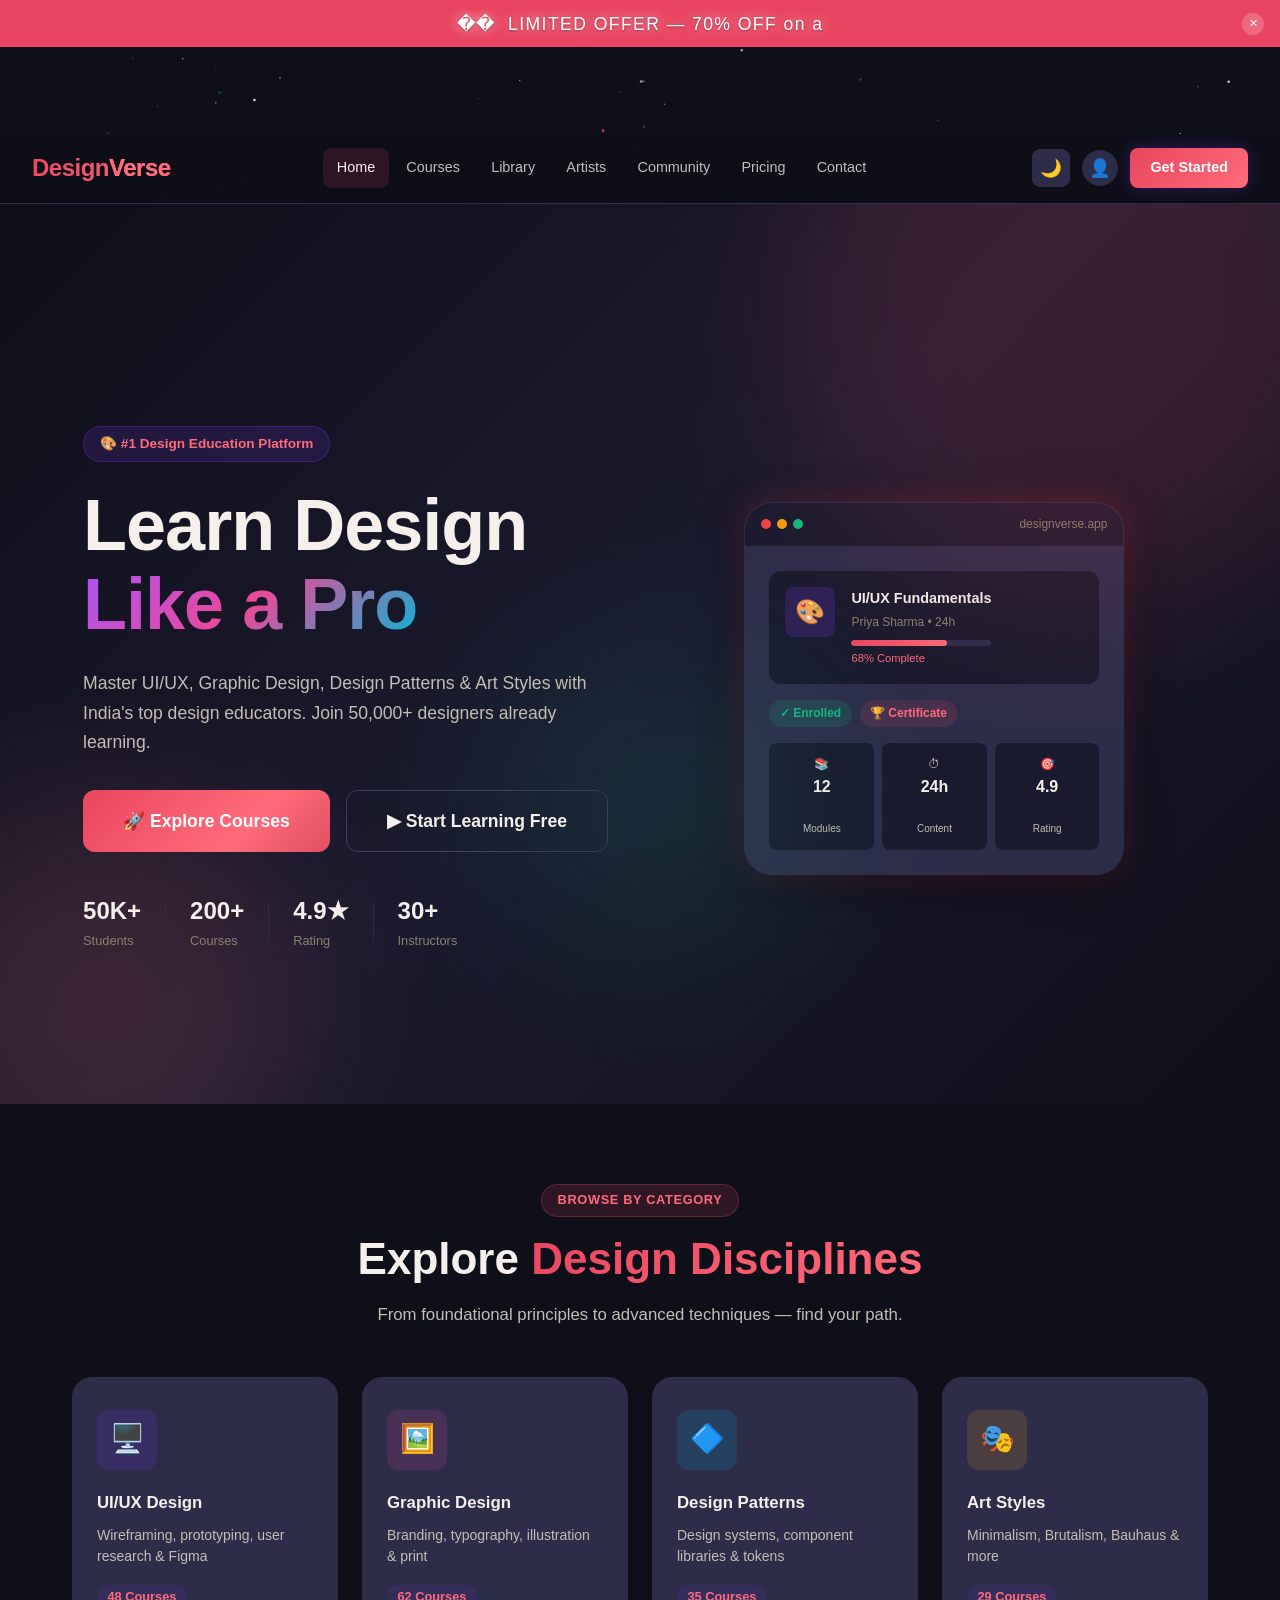
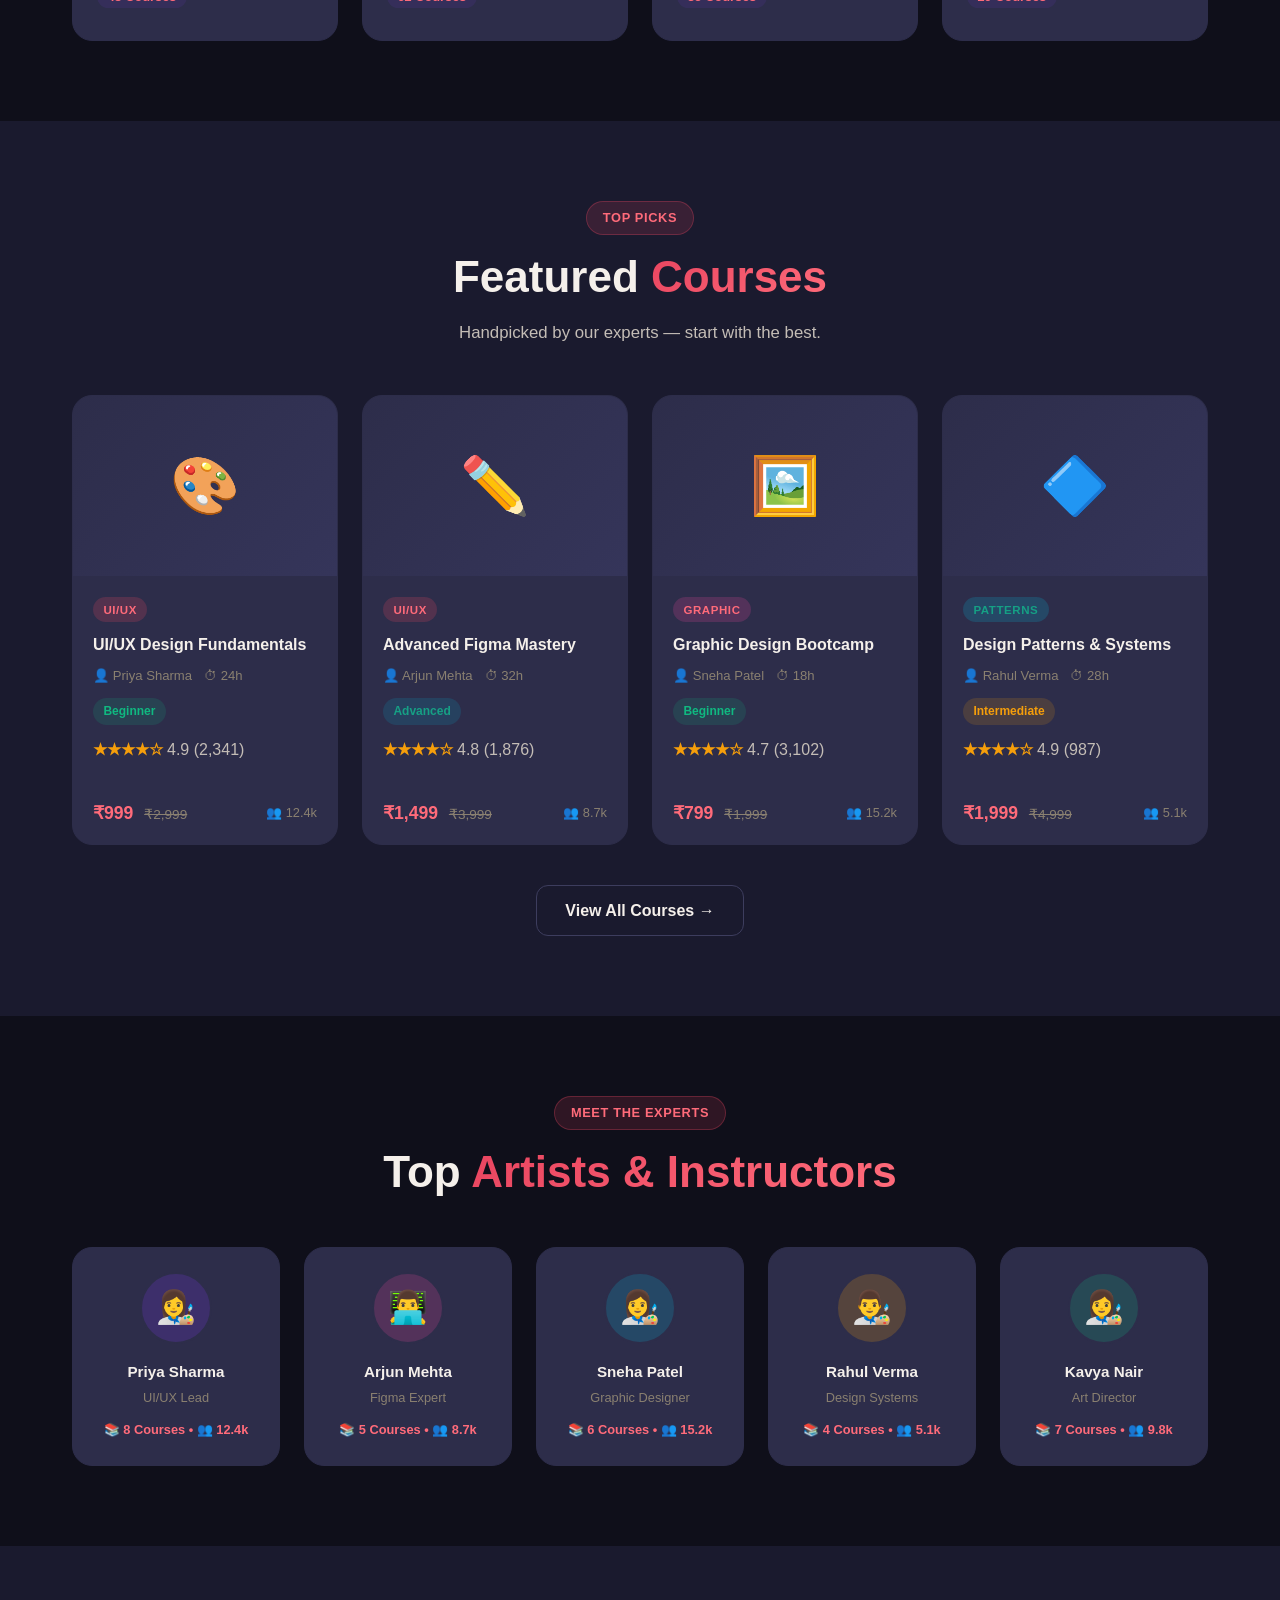
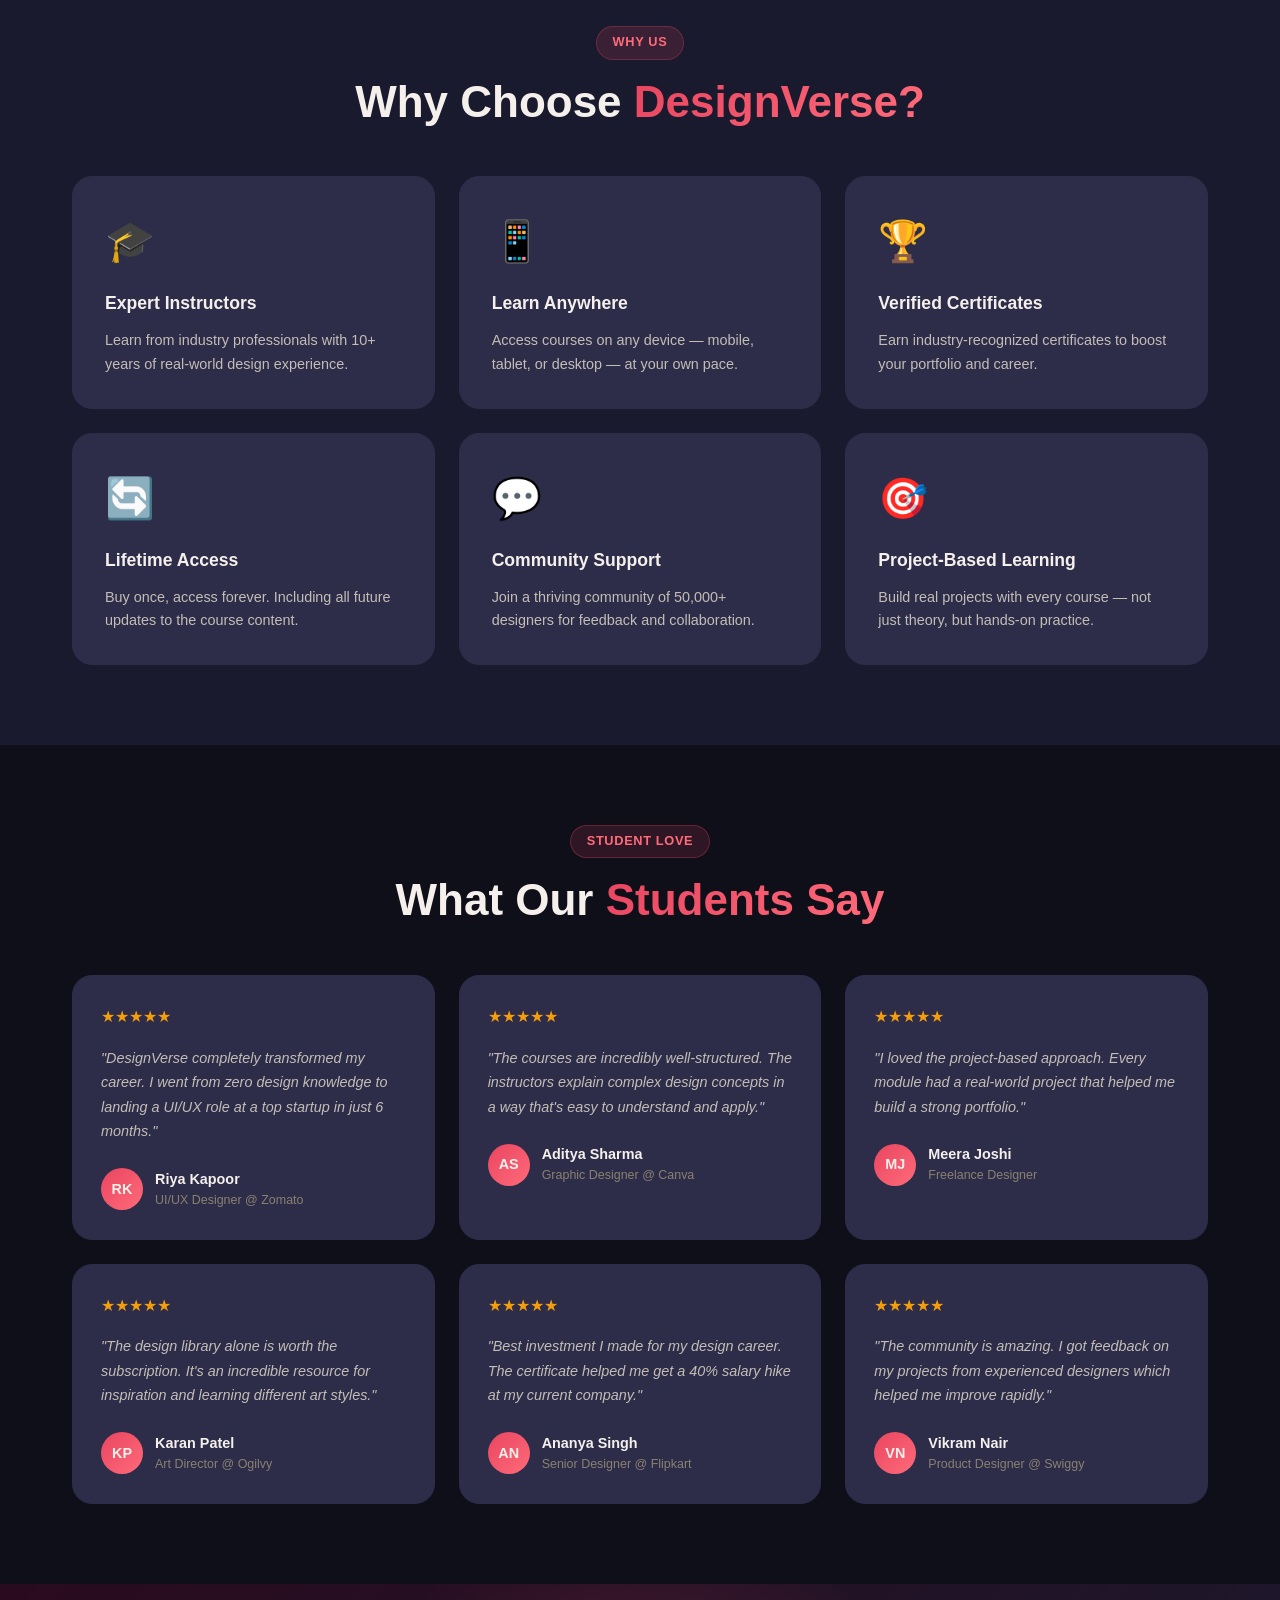
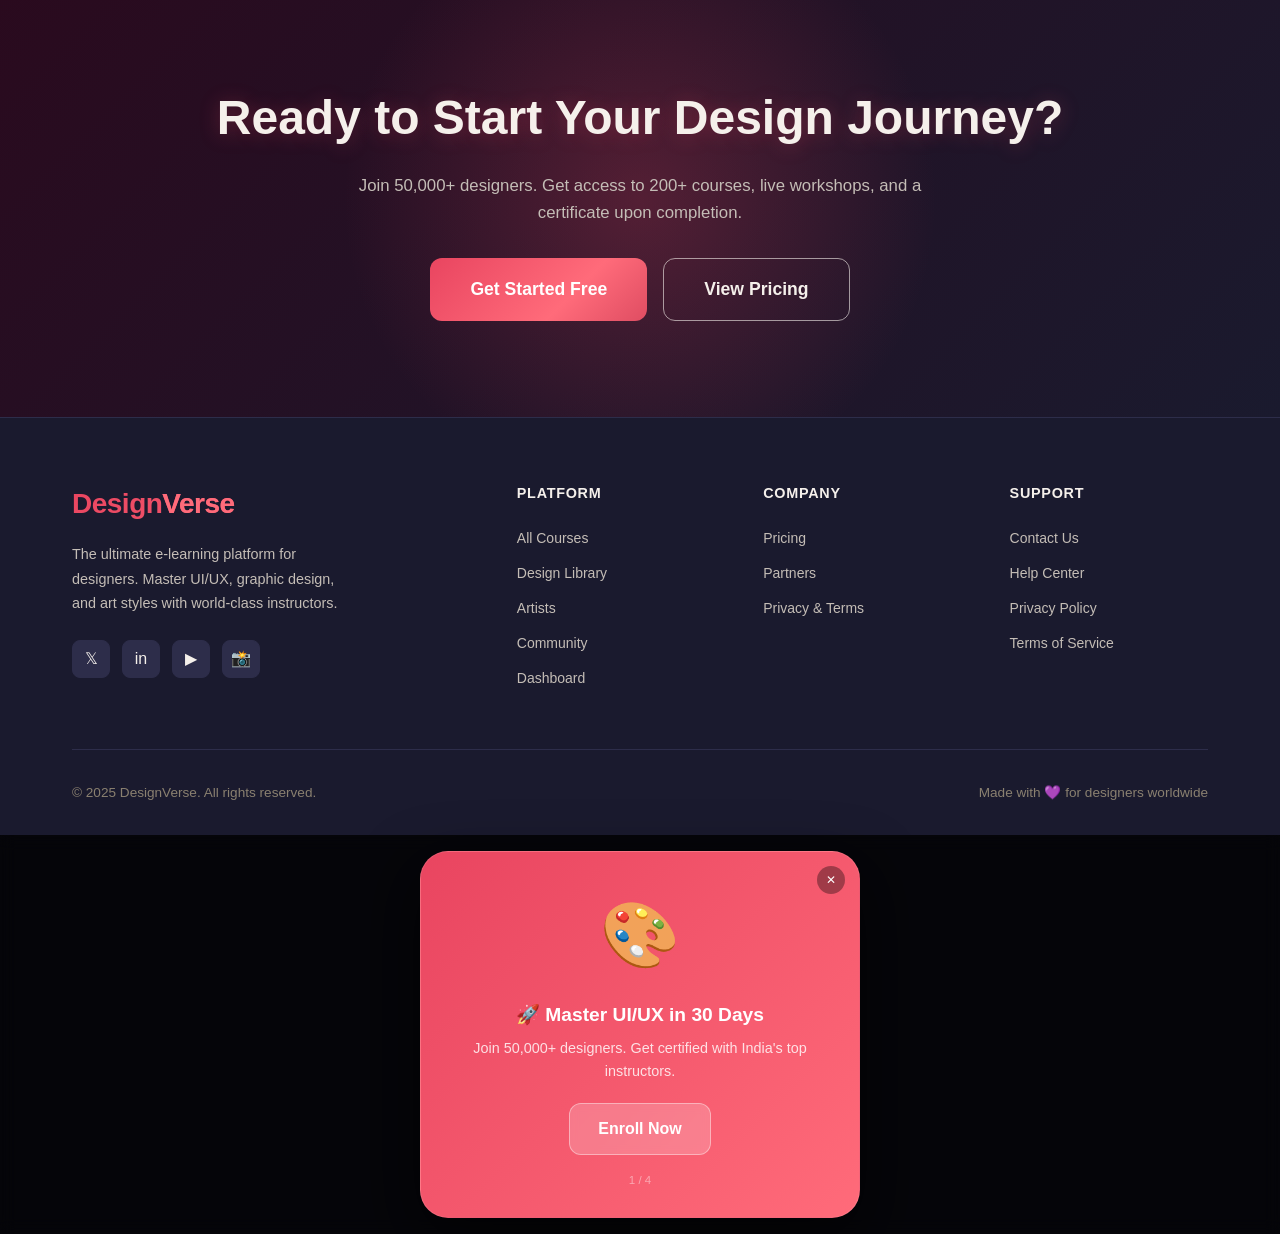
<file: index.html>
<!DOCTYPE html>
<html lang="en">
<head>
  <meta charset="UTF-8" />
  <meta name="viewport" content="width=device-width, initial-scale=1.0" />
  <title>DesignVerse – Learn Design Like a Pro</title>
  <link rel="preconnect" href="https://fonts.googleapis.com" />
  <link rel="preconnect" href="https://fonts.gstatic.com" crossorigin />
  <link rel="stylesheet" href="css/main.css" />
  <link rel="stylesheet" href="css/home.css" />
</head>
<body>

<!-- Promo Banner -->
<div class="promo-banner" id="promo-banner">
  <div class="promo-text" id="promo-text"></div>
  <button class="promo-close" onclick="var b=document.getElementById('promo-banner');b.style.display='none';document.querySelector('.navbar').style.top='0';document.querySelector('.mobile-menu').style.top='70px';" aria-label="Close">✕</button>
</div>

<!-- Loading Screen -->
<div id="loading-screen">
  <div class="loader-logo">DesignVerse</div>
  <div class="loader-bar"><div class="loader-bar-fill"></div></div>
</div>

<!-- Navbar -->
<header class="navbar" id="navbar"></header>
<div class="mobile-menu" id="mobile-menu"></div>

<!-- Hero Section -->
<section class="hero">
  <div class="hero-bg-orbs">
    <div class="orb orb-1"></div>
    <div class="orb orb-2"></div>
    <div class="orb orb-3"></div>
  </div>
  <div class="container hero-content">
    <div class="hero-text animate-fadeInUp">
      <div class="hero-tag">🎨 #1 Design Education Platform</div>
      <h1 class="hero-title">Learn Design<br><span class="gradient-text">Like a Pro</span></h1>
      <p class="hero-subtitle">Master UI/UX, Graphic Design, Design Patterns & Art Styles with India's top design educators. Join 50,000+ designers already learning.</p>
      <div class="hero-actions">
        <a href="courses.html" class="btn btn-primary btn-lg">🚀 Explore Courses</a>
        <a href="auth.html" class="btn btn-outline btn-lg">▶ Start Learning Free</a>
      </div>
      <div class="hero-stats">
        <div class="stat"><span class="stat-num">50K+</span><span class="stat-label">Students</span></div>
        <div class="stat-divider"></div>
        <div class="stat"><span class="stat-num">200+</span><span class="stat-label">Courses</span></div>
        <div class="stat-divider"></div>
        <div class="stat"><span class="stat-num">4.9★</span><span class="stat-label">Rating</span></div>
        <div class="stat-divider"></div>
        <div class="stat"><span class="stat-num">30+</span><span class="stat-label">Instructors</span></div>
      </div>
    </div>
    <div class="hero-visual animate-float delay-2">
      <div class="hero-card-mockup">
        <div class="mockup-header">
          <div class="mockup-dots"><span></span><span></span><span></span></div>
          <span style="font-size:0.75rem;color:var(--text-muted)">designverse.app</span>
        </div>
        <div class="mockup-body">
          <div class="mockup-course-card">
            <div class="mockup-thumb">🎨</div>
            <div>
              <div class="mockup-title">UI/UX Fundamentals</div>
              <div class="mockup-sub">Priya Sharma • 24h</div>
              <div class="progress-bar" style="margin-top:0.5rem">
                <div class="progress-fill" style="width:68%"></div>
              </div>
              <div style="font-size:0.7rem;color:var(--accent-secondary);margin-top:0.25rem">68% Complete</div>
            </div>
          </div>
          <div class="mockup-badges">
            <span class="badge badge-success">✓ Enrolled</span>
            <span class="badge badge-purple">🏆 Certificate</span>
          </div>
          <div class="mockup-stats-row">
            <div class="mockup-stat">📚<br><b>12</b><br><small>Modules</small></div>
            <div class="mockup-stat">⏱<br><b>24h</b><br><small>Content</small></div>
            <div class="mockup-stat">🎯<br><b>4.9</b><br><small>Rating</small></div>
          </div>
        </div>
      </div>
    </div>
  </div>
</section>

<!-- Categories -->
<section class="section" id="categories">
  <div class="container">
    <div class="section-header animate-on-scroll">
      <div class="section-tag">Browse by Category</div>
      <h2 class="section-title">Explore <span>Design Disciplines</span></h2>
      <p class="section-subtitle">From foundational principles to advanced techniques — find your path.</p>
    </div>
    <div class="categories-grid">
      <a href="courses.html?cat=uiux" class="category-card animate-on-scroll">
        <div class="cat-icon" style="background:rgba(124,58,237,0.15)">🖥️</div>
        <h3>UI/UX Design</h3>
        <p>Wireframing, prototyping, user research & Figma</p>
        <span class="cat-count">48 Courses</span>
      </a>
      <a href="courses.html?cat=graphic" class="category-card animate-on-scroll delay-1">
        <div class="cat-icon" style="background:rgba(236,72,153,0.15)">🖼️</div>
        <h3>Graphic Design</h3>
        <p>Branding, typography, illustration & print</p>
        <span class="cat-count">62 Courses</span>
      </a>
      <a href="courses.html?cat=pattern" class="category-card animate-on-scroll delay-2">
        <div class="cat-icon" style="background:rgba(6,182,212,0.15)">🔷</div>
        <h3>Design Patterns</h3>
        <p>Design systems, component libraries & tokens</p>
        <span class="cat-count">35 Courses</span>
      </a>
      <a href="courses.html?cat=art" class="category-card animate-on-scroll delay-3">
        <div class="cat-icon" style="background:rgba(245,158,11,0.15)">🎭</div>
        <h3>Art Styles</h3>
        <p>Minimalism, Brutalism, Bauhaus & more</p>
        <span class="cat-count">29 Courses</span>
      </a>
    </div>
  </div>
</section>

<!-- Featured Courses -->
<section class="section" style="background:var(--bg-secondary)">
  <div class="container">
    <div class="section-header animate-on-scroll">
      <div class="section-tag">Top Picks</div>
      <h2 class="section-title">Featured <span>Courses</span></h2>
      <p class="section-subtitle">Handpicked by our experts — start with the best.</p>
    </div>
    <div class="grid-4" id="featured-courses"></div>
    <div style="text-align:center;margin-top:2.5rem">
      <a href="courses.html" class="btn btn-outline">View All Courses →</a>
    </div>
  </div>
</section>

<!-- Top Artists -->
<section class="section">
  <div class="container">
    <div class="section-header animate-on-scroll">
      <div class="section-tag">Meet the Experts</div>
      <h2 class="section-title">Top <span>Artists & Instructors</span></h2>
    </div>
    <div class="artists-row" id="artists-row"></div>
  </div>
</section>

<!-- Why DesignVerse -->
<section class="section" style="background:var(--bg-secondary)">
  <div class="container">
    <div class="section-header animate-on-scroll">
      <div class="section-tag">Why Us</div>
      <h2 class="section-title">Why Choose <span>DesignVerse?</span></h2>
    </div>
    <div class="grid-3" id="why-grid"></div>
  </div>
</section>

<!-- Testimonials -->
<section class="section">
  <div class="container">
    <div class="section-header animate-on-scroll">
      <div class="section-tag">Student Love</div>
      <h2 class="section-title">What Our <span>Students Say</span></h2>
    </div>
    <div class="testimonials-grid" id="testimonials"></div>
  </div>
</section>

<!-- CTA Banner -->
<section class="cta-banner">
  <div class="cta-orb"></div>
  <div class="container cta-content animate-on-scroll">
    <h2>Ready to Start Your Design Journey?</h2>
    <p>Join 50,000+ designers. Get access to 200+ courses, live workshops, and a certificate upon completion.</p>
    <div style="display:flex;gap:1rem;justify-content:center;flex-wrap:wrap;margin-top:2rem">
      <a href="auth.html" class="btn btn-primary btn-lg">Get Started Free</a>
      <a href="revenue.html" class="btn btn-outline btn-lg">View Pricing</a>
    </div>
  </div>
</section>

<!-- Footer -->
<footer class="footer" id="footer"></footer>

<script src="js/components.js"></script>
<script src="js/main.js"></script>
<script src="js/ads.js"></script>
<script src="js/home.js"></script>
</body>
</html>
</file>
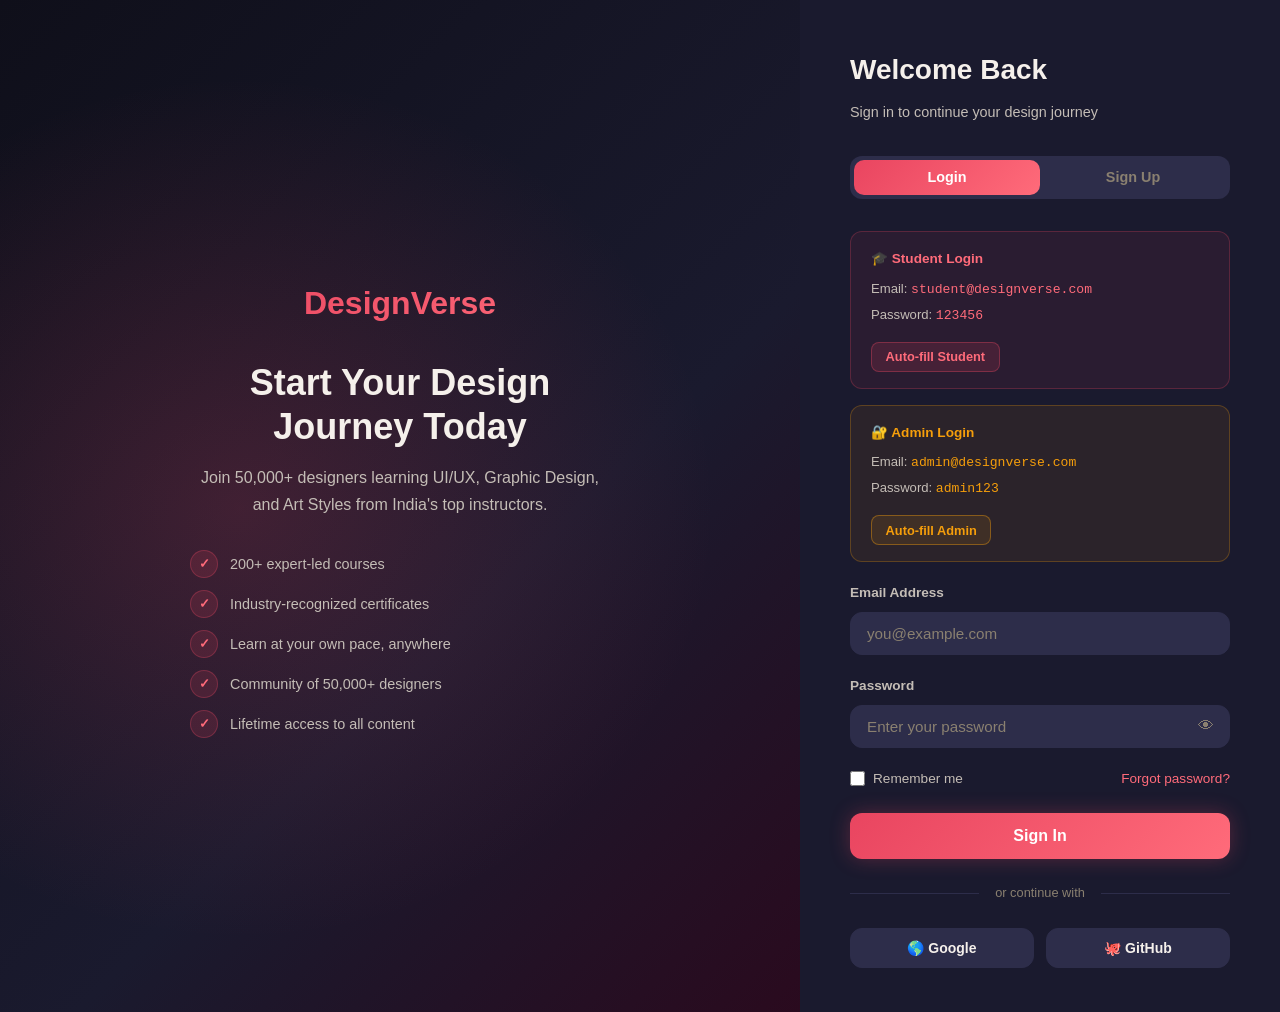
<file: admin.html>
﻿<!DOCTYPE html>
<html lang="en">
<head>
  <meta charset="UTF-8"/>
  <meta name="viewport" content="width=device-width,initial-scale=1.0"/>
  <title>Admin Panel - DesignVerse</title>
  <link rel="stylesheet" href="css/main.css"/>
  <style>
    body{padding-top:70px}
    .admin-topbar{position:fixed;top:0;left:0;right:0;height:70px;background:rgba(10,10,15,.97);border-bottom:1px solid var(--border);display:flex;align-items:center;justify-content:space-between;padding:0 2rem;z-index:1000}
    .admin-topbar-logo{font-size:1.25rem;font-weight:800;background:var(--gradient-primary);-webkit-background-clip:text;-webkit-text-fill-color:transparent}
    .admin-topbar-right{display:flex;align-items:center;gap:1rem}
    .admin-role-badge{background:rgba(239,68,68,.12);color:#ef4444;border:1px solid rgba(239,68,68,.25);padding:.3rem .85rem;border-radius:100px;font-size:.75rem;font-weight:700}
    .admin-logout-btn{padding:.45rem 1rem;background:transparent;border:1px solid var(--border);border-radius:var(--radius-sm);color:var(--text-secondary);font-size:.82rem;cursor:pointer;transition:var(--transition)}
    .admin-logout-btn:hover{border-color:#ef4444;color:#ef4444}
    .admin-layout{display:grid;grid-template-columns:220px 1fr;min-height:calc(100vh - 70px)}
    .admin-sidebar{background:#0d0d18;border-right:1px solid var(--border);padding:1.25rem .75rem;position:sticky;top:70px;height:calc(100vh - 70px);overflow-y:auto}
    .admin-logo{font-size:.68rem;font-weight:700;text-transform:uppercase;letter-spacing:.1em;color:var(--text-muted);padding:.4rem .75rem;margin-bottom:.25rem;margin-top:.75rem}
    .admin-logo:first-child{margin-top:0}
    .admin-nav a{display:flex;align-items:center;gap:.6rem;padding:.6rem .75rem;border-radius:var(--radius-sm);font-size:.82rem;font-weight:500;color:var(--text-secondary);cursor:pointer;transition:var(--transition);margin-bottom:.1rem;text-decoration:none}
    .admin-nav a:hover,.admin-nav a.active{background:rgba(124,58,237,.15);color:var(--text-primary)}
    .nav-sep{height:1px;background:var(--border);margin:.5rem 0}
    .admin-main{padding:2rem;overflow-y:auto}
    .admin-section{display:none}.admin-section.active{display:block}
    .admin-header{display:flex;align-items:center;justify-content:space-between;margin-bottom:1.75rem;flex-wrap:wrap;gap:1rem}
    .admin-title{font-size:1.4rem;font-weight:800}
    .admin-badge{background:rgba(239,68,68,.12);color:#ef4444;border:1px solid rgba(239,68,68,.25);padding:.2rem .65rem;border-radius:100px;font-size:.72rem;font-weight:700}
    .kpi-grid{display:grid;grid-template-columns:repeat(4,1fr);gap:1rem;margin-bottom:1.75rem}
    .kpi{background:var(--bg-card);border:1px solid var(--border);border-radius:var(--radius-lg);padding:1.25rem}
    .kpi-val{font-size:1.6rem;font-weight:800;color:var(--accent-secondary)}
    .kpi-label{font-size:.75rem;color:var(--text-muted);margin-top:.2rem}
    .kpi-change{font-size:.7rem;color:#10b981;margin-top:.2rem}
    .tw{background:var(--bg-card);border:1px solid var(--border);border-radius:var(--radius-xl);overflow:hidden;margin-bottom:1.5rem}
    .tw-header{padding:.9rem 1.25rem;border-bottom:1px solid var(--border);display:flex;align-items:center;justify-content:space-between;gap:1rem;flex-wrap:wrap}
    .tw-title{font-weight:700;font-size:.9rem}
    .tw-search{padding:.4rem .85rem;background:var(--bg-secondary);border:1px solid var(--border);border-radius:var(--radius-sm);color:var(--text-primary);font-size:.8rem;width:190px}
    .tw-search:focus{outline:none;border-color:var(--accent-primary)}
    .at{width:100%;border-collapse:collapse}
    .at th{padding:.7rem 1rem;text-align:left;font-size:.7rem;font-weight:700;color:var(--text-muted);text-transform:uppercase;letter-spacing:.05em;border-bottom:1px solid var(--border);background:var(--bg-secondary)}
    .at td{padding:.8rem 1rem;font-size:.8rem;color:var(--text-secondary);border-bottom:1px solid var(--border)}
    .at tr:last-child td{border-bottom:none}
    .at tr:hover td{background:rgba(124,58,237,.04)}
    .sb{padding:.18rem .55rem;border-radius:100px;font-size:.67rem;font-weight:700}
    .sb-ok{background:rgba(16,185,129,.15);color:#10b981}
    .sb-warn{background:rgba(245,158,11,.15);color:var(--accent-gold)}
    .sb-err{background:rgba(239,68,68,.15);color:#ef4444}
    .sb-pro{background:rgba(124,58,237,.15);color:var(--accent-secondary)}
    .sb-cyan{background:rgba(6,182,212,.15);color:var(--accent-cyan)}
    .sb-muted{background:rgba(100,116,139,.15);color:var(--text-muted)}
    .uav{width:28px;height:28px;border-radius:50%;background:var(--gradient-primary);display:inline-flex;align-items:center;justify-content:center;font-size:.68rem;font-weight:700;margin-right:.4rem;vertical-align:middle}
    .inflow{color:#10b981;font-weight:600}
    .outflow{color:#ef4444;font-weight:600}
    .net{color:#10b981;font-weight:800}
    .prog-bar{height:6px;background:var(--border);border-radius:3px;overflow:hidden;width:100px;display:inline-block;vertical-align:middle;margin-left:.5rem}
    .prog-fill{height:100%;background:var(--gradient-primary);border-radius:3px}
    .fj-wrap{position:relative;padding:.5rem 0}
    .fj-line{position:absolute;left:22px;top:0;bottom:0;width:2px;background:var(--border)}
    .fj-item{display:flex;gap:.9rem;margin-bottom:1rem;position:relative}
    .fj-dot{width:44px;height:44px;border-radius:50%;display:flex;align-items:center;justify-content:center;font-size:1rem;flex-shrink:0;z-index:1;border:2px solid var(--accent-primary);background:rgba(124,58,237,.12)}
    .fj-dot.done{border-color:#10b981;background:rgba(16,185,129,.12)}
    .fj-body{flex:1;background:var(--bg-card);border:1px solid var(--border);border-radius:var(--radius-md);padding:.75rem 1rem}
    .fj-title{font-weight:700;font-size:.85rem;margin-bottom:.15rem}
    .fj-date{font-size:.7rem;color:var(--text-muted);margin-bottom:.3rem}
    .fj-desc{font-size:.8rem;color:var(--text-secondary);line-height:1.5}
    .modal-overlay{display:none;position:fixed;inset:0;background:rgba(0,0,0,.75);z-index:2000;align-items:center;justify-content:center}
    .modal-overlay.open{display:flex}
    .modal{background:var(--bg-secondary);border:1px solid var(--border);border-radius:var(--radius-xl);padding:1.75rem;max-width:560px;width:90%;max-height:80vh;overflow-y:auto}
    .modal-hdr{display:flex;align-items:center;justify-content:space-between;margin-bottom:1.25rem}
    .modal-close{background:transparent;border:none;color:var(--text-muted);font-size:1.4rem;cursor:pointer;line-height:1}
    @media(max-width:1024px){.kpi-grid{grid-template-columns:repeat(2,1fr)}}
    @media(max-width:768px){.admin-layout{grid-template-columns:1fr}.admin-sidebar{display:none}.admin-main{padding:1.25rem}}
  </style>
</head>
<body>

<!-- Admin-only topbar — no public navbar -->
<div class="admin-topbar">
  <div class="admin-topbar-logo">DesignVerse Admin</div>
  <div class="admin-topbar-right">
    <span class="admin-role-badge">&#128272; Admin Panel</span>
    <span id="admin-name-badge" style="font-size:.82rem;color:var(--text-secondary)"></span>
    <button class="admin-logout-btn" onclick="Auth.logout()">&#128682; Logout</button>
  </div>
</div>

<div class="admin-layout">
  <aside class="admin-sidebar">
    <div class="admin-logo">Overview</div>
    <nav class="admin-nav">
      <a class="active" onclick="showSec('overview',this)">&#128202; Dashboard</a>
      <a onclick="showSec('enrollments',this)">&#127891; Course Enrollments</a>
      <a onclick="showSec('users',this)">&#128101; All Students</a>
      <div class="nav-sep"></div>
      <div class="admin-logo">CRM</div>
      <a onclick="showSec('complaints',this)">&#128226; Complaints</a>
      <a onclick="showSec('feedback',this)">&#128172; Feedback Journeys</a>
      <a onclick="showSec('referrals',this)">&#127381; Referral History</a>
      <a onclick="showSec('reviews',this)">&#11088; Reviews</a>
      <div class="nav-sep"></div>
      <div class="admin-logo">Revenue</div>
      <a onclick="showSec('revenue',this)">&#128176; Revenue Streams</a>
      <a onclick="showSec('cashflow',this)">&#128200; Cash Flow</a>
      <a onclick="showSec('partners',this)">&#129309; Partnerships</a>
      <div class="nav-sep"></div>
      <div class="admin-logo">Strategy</div>
      <a onclick="showSec('marketing',this)">&#128227; Marketing</a>
      <a onclick="showSec('advertisements',this)">&#128248; Advertisements</a>
      <a onclick="showSec('security',this)">&#128274; Security</a>
    </nav>
  </aside>

  <main class="admin-main">
    <!-- OVERVIEW -->
    <div class="admin-section active" id="sec-overview">
      <div class="admin-header"><div class="admin-title">&#128202; Admin Dashboard</div><span class="admin-badge">&#128272; Admin Only</span></div>
      <div class="kpi-grid">
        <div class="kpi"><div class="kpi-val">50,241</div><div class="kpi-label">Total Students</div><div class="kpi-change">&#8593; 1,240 this month</div></div>
        <div class="kpi"><div class="kpi-val">8,432</div><div class="kpi-label">Pro Subscribers</div><div class="kpi-change">&#8593; 340 this month</div></div>
        <div class="kpi"><div class="kpi-val">1,24,800</div><div class="kpi-label">Total Enrollments</div><div class="kpi-change">&#8593; 3,200 this month</div></div>
        <div class="kpi"><div class="kpi-val">85%</div><div class="kpi-label">Avg Completion Rate</div><div class="kpi-change">&#8593; from 61% last year</div></div>
        <div class="kpi"><div class="kpi-val">4.8&#9733;</div><div class="kpi-label">Avg Course Rating</div><div class="kpi-change">&#8593; 0.2 this quarter</div></div>
        <div class="kpi"><div class="kpi-val">1,240</div><div class="kpi-label">Feedback Submitted</div><div class="kpi-change">18 features shipped</div></div>
        <div class="kpi"><div class="kpi-val">98.2%</div><div class="kpi-label">Complaint Resolution</div><div class="kpi-change">Avg 18h</div></div>
        <div class="kpi"><div class="kpi-val">&#8377;84.3L</div><div class="kpi-label">Monthly Revenue</div><div class="kpi-change">&#8593; 12% MoM</div></div>
      </div>
      <div style="display:grid;grid-template-columns:1fr 1fr;gap:1.25rem">
        <div style="background:var(--bg-card);border:1px solid var(--border);border-radius:var(--radius-xl);padding:1.5rem">
          <h3 style="font-size:.9rem;font-weight:700;margin-bottom:1rem">&#127891; Top Enrolled Courses</h3>
          <div id="top-courses-list"></div>
        </div>
        <div style="background:var(--bg-card);border:1px solid var(--border);border-radius:var(--radius-xl);padding:1.5rem">
          <h3 style="font-size:.9rem;font-weight:700;margin-bottom:1rem">&#128172; Recent Student Feedback</h3>
          <div id="recent-feedback-list"></div>
        </div>
      </div>
    </div>

    <!-- COURSE ENROLLMENTS -->
    <div class="admin-section" id="sec-enrollments">
      <div class="admin-header"><div class="admin-title">&#127891; Course Enrollments</div><span class="admin-badge">&#128272; Admin Only</span></div>
      <div class="kpi-grid">
        <div class="kpi"><div class="kpi-val">1,24,800</div><div class="kpi-label">Total Enrollments</div></div>
        <div class="kpi"><div class="kpi-val">85%</div><div class="kpi-label">Avg Completion</div></div>
        <div class="kpi"><div class="kpi-val">22,100</div><div class="kpi-label">Certificates Issued</div></div>
        <div class="kpi"><div class="kpi-val">4.8&#9733;</div><div class="kpi-label">Avg Rating</div></div>
      </div>
      <div class="tw" style="margin-bottom:1.5rem">
        <div class="tw-header"><span class="tw-title">Enrollment by Course</span></div>
        <table class="at"><thead><tr><th>Course</th><th>Instructor</th><th>Enrolled</th><th>Completion</th><th>Avg Rating</th><th>Certificates</th><th>Revenue</th></tr></thead>
        <tbody id="course-enroll-tbody"></tbody></table>
      </div>
      <div class="tw">
        <div class="tw-header"><span class="tw-title">Student Enrollment Details</span><input class="tw-search" type="text" placeholder="Search student..." oninput="filterTbl('se-tbody',this.value,[0,1,2])"/></div>
        <table class="at"><thead><tr><th>Student</th><th>Email</th><th>Course</th><th>Enrolled On</th><th>Progress</th><th>Status</th><th>Feedback</th></tr></thead>
        <tbody id="se-tbody"></tbody></table>
      </div>
    </div>

    <!-- ALL STUDENTS -->
    <div class="admin-section" id="sec-users">
      <div class="admin-header"><div class="admin-title">&#128101; All Students</div><span class="admin-badge">&#128272; Admin Only</span></div>
      <div class="kpi-grid">
        <div class="kpi"><div class="kpi-val">50,241</div><div class="kpi-label">Total Students</div></div>
        <div class="kpi"><div class="kpi-val">8,432</div><div class="kpi-label">Pro</div></div>
        <div class="kpi"><div class="kpi-val">312</div><div class="kpi-label">Team</div></div>
        <div class="kpi"><div class="kpi-val">41,497</div><div class="kpi-label">Free</div></div>
      </div>
      <div class="tw">
        <div class="tw-header"><span class="tw-title">Student List</span><input class="tw-search" type="text" placeholder="Search..." oninput="filterTbl('u-tbody',this.value,[0,1])"/></div>
        <table class="at"><thead><tr><th>Student</th><th>Email</th><th>Plan</th><th>Courses</th><th>Last Active</th><th>Revenue</th><th>Status</th></tr></thead><tbody id="u-tbody"></tbody></table>
      </div>
    </div>

    <!-- COMPLAINTS -->
    <div class="admin-section" id="sec-complaints">
      <div class="admin-header"><div class="admin-title">&#128226; Complaints & Feedback Analysis</div><span class="admin-badge">&#128272; Admin Only</span></div>
      
      <!-- Analysis Overview -->
      <div class="kpi-grid">
        <div class="kpi"><div class="kpi-val" style="color:#10b981">120</div><div class="kpi-label">Positive Feedback</div><div class="kpi-change">48% of total</div></div>
        <div class="kpi"><div class="kpi-val" style="color:#ef4444">80</div><div class="kpi-label">Negative Feedback</div><div class="kpi-change">32% of total</div></div>
        <div class="kpi"><div class="kpi-val" style="color:#f59e0b">45</div><div class="kpi-label">Complaints</div><div class="kpi-change">18% of total</div></div>
        <div class="kpi"><div class="kpi-val">5</div><div class="kpi-label">Neutral</div><div class="kpi-change">2% of total</div></div>
      </div>
      <!-- Category Breakdown -->
      <div style="display:grid;grid-template-columns:repeat(auto-fit,minmax(300px,1fr));gap:1.25rem;margin-bottom:1.75rem">
        <div class="tw">
          <div class="tw-header"><span class="tw-title">Sentiment by Category</span></div>
          <table class="at">
            <thead><tr><th>Category</th><th>Positive</th><th>Negative</th><th>Complaints</th><th>Total</th></tr></thead>
            <tbody id="category-analysis-tbody"></tbody>
          </table>
        </div>
        <div class="tw">
          <div class="tw-header"><span class="tw-title">Top Issues</span></div>
          <div id="top-issues-list"></div>
        </div>
      </div>

      <!-- All Feedback & Complaints -->
      <div class="tw">
        <div class="tw-header"><span class="tw-title">All Feedback & Complaints (250+ items)</span><input class="tw-search" type="text" placeholder="Search..." oninput="filterFeedback(this.value)"/></div>
        <table class="at">
          <thead><tr><th>ID</th><th>User</th><th>Text</th><th>Type</th><th>Category</th><th>Date</th><th>Keywords</th></tr></thead>
          <tbody id="feedback-tbody"></tbody>
        </table>
      </div>
    </div>

    <!-- FEEDBACK JOURNEYS -->
    <div class="admin-section" id="sec-feedback">
      <div class="admin-header"><div class="admin-title">&#128172; Student Feedback Journeys</div><span class="admin-badge">&#128272; Admin Only</span></div>
      <div class="kpi-grid">
        <div class="kpi"><div class="kpi-val">1,240</div><div class="kpi-label">Total Feedback</div></div>
        <div class="kpi"><div class="kpi-val">18</div><div class="kpi-label">Features Shipped</div></div>
        <div class="kpi"><div class="kpi-val">847</div><div class="kpi-label">Votes on Top Issue</div></div>
        <div class="kpi"><div class="kpi-val">94%</div><div class="kpi-label">Satisfaction</div></div>
      </div>
      <div id="fb-list"></div>
    </div>

    <!-- REFERRALS -->
    <div class="admin-section" id="sec-referrals">
      <div class="admin-header"><div class="admin-title">&#127381; Referral History</div><span class="admin-badge">&#128272; Admin Only</span></div>
      <div class="kpi-grid">
        <div class="kpi"><div class="kpi-val">3,412</div><div class="kpi-label">Total Referrals</div></div>
        <div class="kpi"><div class="kpi-val">2,559</div><div class="kpi-label">Converted</div></div>
        <div class="kpi"><div class="kpi-val">&#8377;6.8L</div><div class="kpi-label">Rewards Paid</div></div>
        <div class="kpi"><div class="kpi-val">75%</div><div class="kpi-label">Conversion Rate</div></div>
      </div>
      <div class="tw">
        <div class="tw-header"><span class="tw-title">All Referral Transactions</span><input class="tw-search" type="text" placeholder="Search..." oninput="filterTbl('r-tbody',this.value,[0,1,2])"/></div>
        <table class="at"><thead><tr><th>Referrer</th><th>Ref Code</th><th>Referred Student</th><th>Plan</th><th>Date</th><th>Reward</th><th>Status</th></tr></thead><tbody id="r-tbody"></tbody></table>
      </div>
    </div>

    <!-- REVIEWS -->
    <div class="admin-section" id="sec-reviews">
      <div class="admin-header"><div class="admin-title">&#11088; Student Reviews</div><span class="admin-badge">&#128272; Admin Only</span></div>
      <div class="tw">
        <div class="tw-header"><span class="tw-title">All Reviews</span><input class="tw-search" type="text" placeholder="Search..." oninput="filterTbl('rv-tbody',this.value,[0,1])"/></div>
        <table class="at"><thead><tr><th>Student</th><th>Course</th><th>Rating</th><th>Review</th><th>Date</th><th>Status</th></tr></thead><tbody id="rv-tbody"></tbody></table>
      </div>
    </div>

    <!-- REVENUE -->
    <div class="admin-section" id="sec-revenue">
      <div class="admin-header"><div class="admin-title">&#128176; Revenue Streams</div><span class="admin-badge">&#128272; Admin Only</span></div>
      <div class="kpi-grid">
        <div class="kpi"><div class="kpi-val">&#8377;2.4Cr</div><div class="kpi-label">Annual Revenue</div><div class="kpi-change">&#8593; 68% YoY</div></div>
        <div class="kpi"><div class="kpi-val">&#8377;84.3L</div><div class="kpi-label">Monthly Revenue</div><div class="kpi-change">&#8593; 12% MoM</div></div>
        <div class="kpi"><div class="kpi-val">68%</div><div class="kpi-label">Gross Margin</div></div>
        <div class="kpi"><div class="kpi-val">&#8377;340</div><div class="kpi-label">Avg Revenue/User</div></div>
      </div>
      <div class="tw">
        <div class="tw-header"><span class="tw-title">Revenue by Stream</span></div>
        <table class="at"><thead><tr><th>Stream</th><th>Monthly</th><th>% of Total</th><th>Type</th><th>Trend</th></tr></thead>
        <tbody>
          <tr><td>&#128203; Subscriptions</td><td class="inflow">&#8377;52,40,000</td><td>62%</td><td>Recurring</td><td style="color:#10b981">&#8593; 14%</td></tr>
          <tr><td>&#128227; Advertising</td><td class="inflow">&#8377;12,60,000</td><td>15%</td><td>Variable</td><td style="color:#10b981">&#8593; 8%</td></tr>
          <tr><td>&#128176; Transaction Fees</td><td class="inflow">&#8377;10,10,000</td><td>12%</td><td>Variable</td><td style="color:#10b981">&#8593; 11%</td></tr>
          <tr><td>&#129309; Partnerships</td><td class="inflow">&#8377;5,90,000</td><td>7%</td><td>Recurring</td><td style="color:#10b981">&#8593; 22%</td></tr>
          <tr><td>&#128722; Resource Sales</td><td class="inflow">&#8377;2,50,000</td><td>3%</td><td>Variable</td><td style="color:#10b981">&#8593; 5%</td></tr>
          <tr><td><strong>Total</strong></td><td class="net">&#8377;84,30,000</td><td>100%</td><td></td><td style="color:#10b981">&#8593; 12%</td></tr>
        </tbody></table>
      </div>
    </div>

    <!-- CASH FLOW -->
    <div class="admin-section" id="sec-cashflow">
      <div class="admin-header"><div class="admin-title">&#128200; Cash Flow</div><span class="admin-badge">&#128272; Admin Only</span></div>
      <div class="tw">
        <div class="tw-header"><span class="tw-title">January 2025 &mdash; Monthly P&amp;L</span></div>
        <table class="at"><thead><tr><th>Category</th><th>Item</th><th>Amount</th><th>Type</th></tr></thead>
        <tbody>
          <tr><td>Inflow</td><td>Subscription Revenue</td><td class="inflow">+&#8377;52,40,000</td><td>Recurring</td></tr>
          <tr><td>Inflow</td><td>Advertising Revenue</td><td class="inflow">+&#8377;12,60,000</td><td>Variable</td></tr>
          <tr><td>Inflow</td><td>Transaction Fees</td><td class="inflow">+&#8377;10,10,000</td><td>Variable</td></tr>
          <tr><td>Inflow</td><td>Partnerships</td><td class="inflow">+&#8377;5,90,000</td><td>Recurring</td></tr>
          <tr><td>Inflow</td><td>Resource Sales</td><td class="inflow">+&#8377;3,30,000</td><td>Variable</td></tr>
          <tr><td>Outflow</td><td>Instructor Payouts</td><td class="outflow">-&#8377;9,29,200</td><td>Variable</td></tr>
          <tr><td>Outflow</td><td>Infrastructure</td><td class="outflow">-&#8377;4,20,000</td><td>Fixed</td></tr>
          <tr><td>Outflow</td><td>Team Salaries</td><td class="outflow">-&#8377;18,50,000</td><td>Fixed</td></tr>
          <tr><td>Outflow</td><td>Marketing &amp; Ads</td><td class="outflow">-&#8377;8,40,000</td><td>Variable</td></tr>
          <tr><td>Outflow</td><td>Payment Gateway</td><td class="outflow">-&#8377;1,68,000</td><td>Variable</td></tr>
          <tr><td>Outflow</td><td>Customer Support</td><td class="outflow">-&#8377;2,10,000</td><td>Fixed</td></tr>
          <tr><td colspan="2"><strong>Net Cash Flow</strong></td><td class="net">+&#8377;40,12,800</td><td><strong>Profit</strong></td></tr>
        </tbody></table>
      </div>
    </div>

    <!-- PARTNERSHIPS -->
    <div class="admin-section" id="sec-partners">
      <div class="admin-header"><div class="admin-title">&#129309; Partnerships</div><span class="admin-badge">&#128272; Admin Only</span></div>
      <div class="tw">
        <div class="tw-header"><span class="tw-title">Active Partners</span></div>
        <table class="at"><thead><tr><th>Partner</th><th>Type</th><th>Monthly Revenue</th><th>Contract End</th><th>Status</th></tr></thead>
        <tbody>
          <tr><td>&#128396; Figma</td><td>Technology</td><td class="inflow">&#8377;2,10,000</td><td>Dec 2025</td><td><span class="sb sb-ok">Active</span></td></tr>
          <tr><td>&#127775; Adobe</td><td>Technology</td><td class="inflow">&#8377;1,80,000</td><td>Jun 2025</td><td><span class="sb sb-ok">Active</span></td></tr>
          <tr><td>&#127775; Canva</td><td>Content</td><td class="inflow">&#8377;1,20,000</td><td>Mar 2026</td><td><span class="sb sb-ok">Active</span></td></tr>
          <tr><td>&#127979; NASSCOM</td><td>Certification</td><td class="inflow">&#8377;50,000</td><td>Dec 2025</td><td><span class="sb sb-ok">Active</span></td></tr>
          <tr><td>&#128188; LinkedIn Learning</td><td>Distribution</td><td class="inflow">&#8377;30,000</td><td>Pilot</td><td><span class="sb sb-warn">Pilot</span></td></tr>
        </tbody></table>
      </div>
    </div>

    <!-- MARKETING -->
    <div class="admin-section" id="sec-marketing">
      <div class="admin-header"><div class="admin-title">&#128227; Marketing Strategy</div><span class="admin-badge">&#128272; Admin Only</span></div>
      <div class="kpi-grid">
        <div class="kpi"><div class="kpi-val">&#8377;340</div><div class="kpi-label">CAC</div><div class="kpi-change">&#8595; 18% this year</div></div>
        <div class="kpi"><div class="kpi-val">&#8377;17,200</div><div class="kpi-label">LTV</div><div class="kpi-change">LTV:CAC = 50:1</div></div>
        <div class="kpi"><div class="kpi-val">2.5M</div><div class="kpi-label">Monthly Impressions</div></div>
        <div class="kpi"><div class="kpi-val">3.2%</div><div class="kpi-label">Conversion Rate</div></div>
      </div>
      <div class="tw" style="margin-bottom:1.25rem">
        <div class="tw-header"><span class="tw-title">Channel Performance</span></div>
        <table class="at"><thead><tr><th>Channel</th><th>Type</th><th>CAC</th><th>ROAS</th><th>% Acquisition</th></tr></thead>
        <tbody>
          <tr><td>&#128269; SEO / Organic</td><td>Inbound</td><td class="inflow">&#8377;0</td><td>&#8734;</td><td>45%</td></tr>
          <tr><td>&#128101; Referral Program</td><td>Viral</td><td class="inflow">&#8377;200</td><td>8.6x</td><td>28%</td></tr>
          <tr><td>&#128269; Google Ads</td><td>Paid</td><td>&#8377;280</td><td>5.2x</td><td>15%</td></tr>
          <tr><td>&#128247; Meta Ads</td><td>Paid</td><td>&#8377;390</td><td>4.1x</td><td>8%</td></tr>
          <tr><td>&#128188; LinkedIn Ads</td><td>Paid</td><td>&#8377;520</td><td>3.8x</td><td>4%</td></tr>
        </tbody></table>
      </div>
      <div class="tw">
        <div class="tw-header"><span class="tw-title">Active Campaigns</span></div>
        <table class="at"><thead><tr><th>Campaign</th><th>Channel</th><th>Budget/mo</th><th>ROAS</th><th>Status</th></tr></thead>
        <tbody>
          <tr><td>Design Your Future</td><td>Google Search</td><td>&#8377;3,20,000</td><td>5.2x</td><td><span class="sb sb-ok">Live</span></td></tr>
          <tr><td>Before &amp; After Reels</td><td>Instagram</td><td>&#8377;2,80,000</td><td>4.1x</td><td><span class="sb sb-ok">Live</span></td></tr>
          <tr><td>Free Figma Masterclass</td><td>Lead Gen</td><td>&#8377;1,20,000</td><td>6.7x</td><td><span class="sb sb-ok">Live</span></td></tr>
          <tr><td>Design Week India 2025</td><td>Sponsorship</td><td>&#8377;8,00,000</td><td>TBD</td><td><span class="sb sb-warn">Planned</span></td></tr>
        </tbody></table>
      </div>
    </div>

    <!-- SECURITY -->
    <div class="admin-section" id="sec-security">
      <div class="admin-header"><div class="admin-title">&#128274; Security &amp; Compliance</div><span class="admin-badge">&#128272; Admin Only</span></div>
      <div class="kpi-grid">
        <div class="kpi"><div class="kpi-val" style="color:#10b981">0</div><div class="kpi-label">Active Incidents</div></div>
        <div class="kpi"><div class="kpi-val" style="color:#10b981">100%</div><div class="kpi-label">Uptime (30d)</div></div>
        <div class="kpi"><div class="kpi-val">Jan 2025</div><div class="kpi-label">Last Audit</div></div>
        <div class="kpi"><div class="kpi-val" style="color:#10b981">7/7</div><div class="kpi-label">Compliance Checks</div></div>
      </div>
      <div class="tw" style="margin-bottom:1.25rem">
        <div class="tw-header"><span class="tw-title">Encryption Audit</span></div>
        <table class="at"><thead><tr><th>Component</th><th>Protocol</th><th>Key Length</th><th>Last Rotated</th><th>Status</th></tr></thead>
        <tbody>
          <tr><td>HTTPS/TLS</td><td>TLS 1.3</td><td>256-bit</td><td>Jan 2025</td><td><span class="sb sb-ok">&#9989; Secure</span></td></tr>
          <tr><td>Database at Rest</td><td>AES-256-GCM</td><td>256-bit</td><td>Dec 2024</td><td><span class="sb sb-ok">&#9989; Secure</span></td></tr>
          <tr><td>Passwords</td><td>bcrypt (cost 12)</td><td>N/A</td><td>N/A</td><td><span class="sb sb-ok">&#9989; Secure</span></td></tr>
          <tr><td>JWT Sessions</td><td>HMAC-SHA256</td><td>15min expiry</td><td>Rolling</td><td><span class="sb sb-ok">&#9989; Secure</span></td></tr>
          <tr><td>Payments</td><td>Razorpay PCI-DSS</td><td>Tokenised</td><td>N/A</td><td><span class="sb sb-ok">&#9989; Secure</span></td></tr>
        </tbody></table>
      </div>
      <div class="tw">
        <div class="tw-header"><span class="tw-title">Compliance Checklist</span></div>
        <table class="at"><thead><tr><th>Requirement</th><th>Standard</th><th>Status</th><th>Last Audit</th></tr></thead>
        <tbody>
          <tr><td>Encryption at rest</td><td>ISO 27001</td><td><span class="sb sb-ok">&#9989; Compliant</span></td><td>Jan 2025</td></tr>
          <tr><td>Payment data isolation</td><td>PCI DSS L1</td><td><span class="sb sb-ok">&#9989; Compliant</span></td><td>Dec 2024</td></tr>
          <tr><td>Right to erasure</td><td>GDPR Art.17</td><td><span class="sb sb-ok">&#9989; Compliant</span></td><td>Feb 2025</td></tr>
          <tr><td>Breach notification 72h</td><td>GDPR Art.33</td><td><span class="sb sb-ok">&#9989; Compliant</span></td><td>Feb 2025</td></tr>
          <tr><td>Sensitive data protection</td><td>IT Act 2000</td><td><span class="sb sb-ok">&#9989; Compliant</span></td><td>Jan 2025</td></tr>
        </tbody></table>
      </div>
    </div>

    <!-- ADVERTISEMENTS -->
    <div class="admin-section" id="sec-advertisements">
      <div class="admin-header">
        <div class="admin-title">&#128248; Advertisements</div>
        <button class="btn btn-primary btn-sm" onclick="openAdForm(null)">+ New Ad</button>
      </div>
      <div class="kpi-grid" id="ads-kpis"></div>
      <div class="tw">
        <div class="tw-header"><span class="tw-title">All Ads</span></div>
        <table class="at">
          <thead><tr><th>Ad</th><th>Targeting</th><th>Priority</th><th>Schedule</th><th>Impressions</th><th>Clicks</th><th>CTR</th><th>Status</th><th>Actions</th></tr></thead>
          <tbody id="ads-tbody"></tbody>
        </table>
      </div>
    </div>

  </main>
</div>

<!-- Ad Form Modal -->
<div class="modal-overlay" id="ad-form-modal">
  <div class="modal" style="max-width:520px">
    <div class="modal-hdr">
      <h3 id="ad-form-title" style="font-size:1rem;font-weight:700">New Ad</h3>
      <button class="modal-close" onclick="document.getElementById('ad-form-modal').classList.remove('open')">&#10005;</button>
    </div>
    <div style="display:flex;flex-direction:column;gap:1rem">
      <input type="hidden" id="af-id" />
      <div>
        <label style="font-size:.8rem;color:var(--text-muted);display:block;margin-bottom:.35rem">Title</label>
        <input id="af-title" type="text" placeholder="Ad headline" style="width:100%;padding:.6rem .9rem;background:var(--bg-primary);border:1px solid var(--border);border-radius:var(--radius-sm);color:var(--text-primary);font-family:var(--font-body);font-size:.875rem" />
      </div>
      <div>
        <label style="font-size:.8rem;color:var(--text-muted);display:block;margin-bottom:.35rem">Body Text</label>
        <textarea id="af-body" rows="2" placeholder="Ad description" style="width:100%;padding:.6rem .9rem;background:var(--bg-primary);border:1px solid var(--border);border-radius:var(--radius-sm);color:var(--text-primary);font-family:var(--font-body);font-size:.875rem;resize:vertical"></textarea>
      </div>
      <div style="display:grid;grid-template-columns:1fr 1fr;gap:.75rem">
        <div>
          <label style="font-size:.8rem;color:var(--text-muted);display:block;margin-bottom:.35rem">CTA Label</label>
          <input id="af-cta" type="text" placeholder="e.g. Enroll Now" style="width:100%;padding:.6rem .9rem;background:var(--bg-primary);border:1px solid var(--border);border-radius:var(--radius-sm);color:var(--text-primary);font-family:var(--font-body);font-size:.875rem" />
        </div>
        <div>
          <label style="font-size:.8rem;color:var(--text-muted);display:block;margin-bottom:.35rem">CTA URL</label>
          <input id="af-url" type="text" placeholder="courses.html" style="width:100%;padding:.6rem .9rem;background:var(--bg-primary);border:1px solid var(--border);border-radius:var(--radius-sm);color:var(--text-primary);font-family:var(--font-body);font-size:.875rem" />
        </div>
      </div>
      <div style="display:grid;grid-template-columns:1fr 1fr 1fr;gap:.75rem">
        <div>
          <label style="font-size:.8rem;color:var(--text-muted);display:block;margin-bottom:.35rem">Emoji / Icon</label>
          <input id="af-image" type="text" placeholder="🎨" style="width:100%;padding:.6rem .9rem;background:var(--bg-primary);border:1px solid var(--border);border-radius:var(--radius-sm);color:var(--text-primary);font-family:var(--font-body);font-size:.875rem" />
        </div>
        <div>
          <label style="font-size:.8rem;color:var(--text-muted);display:block;margin-bottom:.35rem">Priority (1–10)</label>
          <input id="af-priority" type="number" min="1" max="10" placeholder="5" style="width:100%;padding:.6rem .9rem;background:var(--bg-primary);border:1px solid var(--border);border-radius:var(--radius-sm);color:var(--text-primary);font-family:var(--font-body);font-size:.875rem" />
        </div>
        <div>
          <label style="font-size:.8rem;color:var(--text-muted);display:block;margin-bottom:.35rem">Targeting</label>
          <select id="af-targeting" style="width:100%;padding:.6rem .9rem;background:var(--bg-primary);border:1px solid var(--border);border-radius:var(--radius-sm);color:var(--text-primary);font-family:var(--font-body);font-size:.875rem">
            <option value="all">All</option>
            <option value="guest">Guest only</option>
            <option value="signed_in">Signed in only</option>
          </select>
        </div>
      </div>
      <div style="display:grid;grid-template-columns:1fr 1fr;gap:.75rem">
        <div>
          <label style="font-size:.8rem;color:var(--text-muted);display:block;margin-bottom:.35rem">Start Date</label>
          <input id="af-start" type="date" style="width:100%;padding:.6rem .9rem;background:var(--bg-primary);border:1px solid var(--border);border-radius:var(--radius-sm);color:var(--text-primary);font-family:var(--font-body);font-size:.875rem" />
        </div>
        <div>
          <label style="font-size:.8rem;color:var(--text-muted);display:block;margin-bottom:.35rem">End Date</label>
          <input id="af-end" type="date" style="width:100%;padding:.6rem .9rem;background:var(--bg-primary);border:1px solid var(--border);border-radius:var(--radius-sm);color:var(--text-primary);font-family:var(--font-body);font-size:.875rem" />
        </div>
      </div>
      <div>
        <label style="font-size:.8rem;color:var(--text-muted);display:block;margin-bottom:.35rem">Background (CSS gradient or color)</label>
        <input id="af-bg" type="text" placeholder="linear-gradient(135deg,#E94560,#FF6B7A)" style="width:100%;padding:.6rem .9rem;background:var(--bg-primary);border:1px solid var(--border);border-radius:var(--radius-sm);color:var(--text-primary);font-family:var(--font-body);font-size:.875rem" />
      </div>
      <div style="display:flex;align-items:center;gap:.6rem">
        <input type="checkbox" id="af-active" checked style="width:16px;height:16px;accent-color:var(--accent-primary)" />
        <label for="af-active" style="font-size:.875rem">Active</label>
      </div>
      <div style="display:flex;gap:.75rem;justify-content:flex-end;margin-top:.5rem">
        <button onclick="document.getElementById('ad-form-modal').classList.remove('open')" style="padding:.55rem 1.25rem;background:transparent;border:1px solid var(--border);border-radius:var(--radius-sm);color:var(--text-secondary);cursor:pointer;font-family:var(--font-body)">Cancel</button>
        <button onclick="saveAd()" class="btn btn-primary btn-sm">Save Ad</button>
      </div>
    </div>
  </div>
</div>

<!-- Complaint Modal -->
<div class="modal-overlay" id="c-modal">
  <div class="modal">
    <div class="modal-hdr"><h3 id="m-title" style="font-size:1rem;font-weight:700">Complaint Detail</h3><button class="modal-close" onclick="document.getElementById('c-modal').classList.remove('open')">&#10005;</button></div>
    <div id="m-body"></div>
  </div>
</div>

<script src="js/main.js"></script>
<script src="js/ads.js"></script>
<script>
document.addEventListener('DOMContentLoaded', function() {
  if (!Auth.isLoggedIn() || !Auth.isAdmin()) {
    window.location.href = Auth.isLoggedIn() ? 'dashboard.html' : 'auth.html';
    return;
  }
  var user = Auth.getUser();
  if (user) document.getElementById('admin-name-badge').textContent = user.name || 'Admin';

  window.showSec = function(id, el) {
    document.querySelectorAll('.admin-section').forEach(function(s){s.classList.remove('active');});
    document.querySelectorAll('.admin-nav a').forEach(function(a){a.classList.remove('active');});
    var sec = document.getElementById('sec-'+id);
    if (sec) sec.classList.add('active');
    if (el) el.classList.add('active');
  };

  window.filterTbl = function(tbodyId, q, cols) {
    var rows = document.getElementById(tbodyId).querySelectorAll('tr');
    rows.forEach(function(r){
      var text = cols.map(function(c){return r.cells[c]?r.cells[c].textContent.toLowerCase():'';}).join(' ');
      r.style.display = text.includes(q.toLowerCase()) ? '' : 'none';
    });
  };

  // COURSE ENROLLMENT DATA
  var COURSE_STATS = [
    {emoji:'&#127912;',title:'UI/UX Design Fundamentals',instructor:'Priya Sharma',enrolled:12400,completion:78,rating:4.9,certs:9672,revenue:'&#8377;1.24Cr'},
    {emoji:'&#127752;',title:'Color Theory Masterclass',instructor:'Vikram Joshi',enrolled:22100,completion:91,rating:4.9,certs:20111,revenue:'&#8377;1.1Cr'},
    {emoji:'&#128444;',title:'Graphic Design Bootcamp',instructor:'Sneha Patel',enrolled:15200,completion:72,rating:4.7,certs:10944,revenue:'&#8377;1.21Cr'},
    {emoji:'&#128311;',title:'Design Patterns & Systems',instructor:'Rahul Verma',enrolled:5100,completion:65,rating:4.9,certs:3315,revenue:'&#8377;1.02Cr'},
    {emoji:'&#9999;',title:'Advanced Figma Mastery',instructor:'Arjun Mehta',enrolled:8700,completion:69,rating:4.8,certs:6003,revenue:'&#8377;1.3Cr'},
    {emoji:'&#127917;',title:'Art Styles: Minimal to Brutalism',instructor:'Kavya Nair',enrolled:9800,completion:83,rating:4.6,certs:8134,revenue:'&#8377;68.6L'},
    {emoji:'&#128188;',title:'Brand Identity Design',instructor:'Dev Kapoor',enrolled:7300,completion:74,rating:4.8,certs:5402,revenue:'&#8377;94.9L'},
    {emoji:'&#10024;',title:'Motion Design & Micro-interactions',instructor:'Ananya Singh',enrolled:4600,completion:61,rating:4.7,certs:2806,revenue:'&#8377;82.7L'},
  ];

  document.getElementById('course-enroll-tbody').innerHTML = COURSE_STATS.map(function(c){
    var bar = '<div class="prog-bar"><div class="prog-fill" style="width:'+c.completion+'%"></div></div>';
    return '<tr><td>'+c.emoji+' '+c.title+'</td><td>'+c.instructor+'</td><td style="font-weight:600;color:var(--accent-secondary)">'+c.enrolled.toLocaleString()+'</td><td>'+bar+' '+c.completion+'%</td><td style="color:var(--accent-gold)">'+c.rating+'&#9733;</td><td>'+c.certs.toLocaleString()+'</td><td class="inflow">'+c.revenue+'</td></tr>';
  }).join('');

  // STUDENT ENROLLMENT DETAILS
  var STUDENT_ENROLLMENTS = [
    {i:'RK',n:'Riya Kapoor',e:'riya@example.com',course:'UI/UX Design Fundamentals',date:'Jan 5, 2025',progress:68,status:'active',feedback:'Great course!'},
    {i:'AS',n:'Aditya Sharma',e:'aditya@example.com',course:'Graphic Design Bootcamp',date:'Dec 20, 2024',progress:42,status:'active',feedback:'Very helpful'},
    {i:'MJ',n:'Meera Joshi',e:'meera@example.com',course:'Color Theory Masterclass',date:'Nov 15, 2024',progress:100,status:'completed',feedback:'Excellent!'},
    {i:'KP',n:'Karan Patel',e:'karan@example.com',course:'Design Patterns & Systems',date:'Oct 10, 2024',progress:85,status:'active',feedback:'In-depth content'},
    {i:'AN',n:'Ananya Singh',e:'ananya@example.com',course:'Advanced Figma Mastery',date:'Sep 5, 2024',progress:100,status:'completed',feedback:'Best Figma course'},
    {i:'VN',n:'Vikram Nair',e:'vikram@example.com',course:'UI/UX Design Fundamentals',date:'Aug 20, 2024',progress:15,status:'inactive',feedback:'No feedback yet'},
    {i:'PR',n:'Priya Reddy',e:'priya@example.com',course:'Brand Identity Design',date:'Jan 12, 2025',progress:55,status:'active',feedback:'Loving it so far'},
    {i:'DM',n:'Dev Mehta',e:'dev@example.com',course:'Motion Design & Micro-interactions',date:'Dec 1, 2024',progress:30,status:'active',feedback:'Complex but good'},
    {i:'SG',n:'Sneha Gupta',e:'sneha@example.com',course:'Color Theory Masterclass',date:'Nov 1, 2024',progress:100,status:'completed',feedback:'Certificate earned!'},
    {i:'RK2',n:'Rohit Kumar',e:'rohit@example.com',course:'Art Styles: Minimal to Brutalism',date:'Jan 8, 2025',progress:22,status:'active',feedback:'No feedback yet'},
  ];
  var stsc = {active:'sb-ok',completed:'sb-pro',inactive:'sb-muted'};
  document.getElementById('se-tbody').innerHTML = STUDENT_ENROLLMENTS.map(function(s){
    var bar = '<div class="prog-bar"><div class="prog-fill" style="width:'+s.progress+'%"></div></div>';
    return '<tr><td><span class="uav">'+s.i+'</span>'+s.n+'</td><td style="color:var(--text-muted)">'+s.e+'</td><td>'+s.course+'</td><td>'+s.date+'</td><td>'+bar+' '+s.progress+'%</td><td><span class="sb '+stsc[s.status]+'">'+s.status+'</span></td><td style="font-style:italic;color:var(--text-muted)">'+s.feedback+'</td></tr>';
  }).join('');

  // TOP COURSES for overview
  document.getElementById('top-courses-list').innerHTML = COURSE_STATS.slice(0,5).map(function(c){
    return '<div style="display:flex;align-items:center;justify-content:space-between;padding:.6rem 0;border-bottom:1px solid var(--border)">' +
      '<div style="font-size:.82rem;font-weight:600">'+c.emoji+' '+c.title+'</div>' +
      '<div style="font-size:.78rem;color:var(--accent-secondary);font-weight:700">'+c.enrolled.toLocaleString()+' enrolled</div>' +
      '</div>';
  }).join('');

  // RECENT FEEDBACK for overview
  var RECENT_FB = [
    {user:'Riya Kapoor',text:'Course player sync issue fixed — amazing!',date:'Jan 2025',status:'shipped'},
    {user:'Aditya Sharma',text:'Need dark mode for design library',date:'Nov 2024',status:'progress'},
    {user:'Meera Joshi',text:'Add quiz retake option after failing',date:'Oct 2024',status:'planned'},
  ];
  var fsc2 = {shipped:'sb-ok',progress:'sb-warn',planned:'sb-pro'};
  document.getElementById('recent-feedback-list').innerHTML = RECENT_FB.map(function(f){
    return '<div style="padding:.75rem 0;border-bottom:1px solid var(--border)">' +
      '<div style="display:flex;justify-content:space-between;margin-bottom:.25rem">' +
        '<span style="font-size:.82rem;font-weight:600">'+f.user+'</span>' +
        '<span class="sb '+fsc2[f.status]+'">'+f.status+'</span>' +
      '</div>' +
      '<div style="font-size:.78rem;color:var(--text-secondary)">'+f.text+'</div>' +
      '<div style="font-size:.7rem;color:var(--text-muted);margin-top:.2rem">'+f.date+'</div>' +
      '</div>';
  }).join('');

  // STUDENTS
  var USERS = [
    {i:'RK',n:'Riya Kapoor',e:'riya@example.com',p:'Pro',c:6,l:'2 hours ago',r:'&#8377;999',s:'active'},
    {i:'AS',n:'Aditya Sharma',e:'aditya@example.com',p:'Pro',c:4,l:'1 day ago',r:'&#8377;999',s:'active'},
    {i:'MJ',n:'Meera Joshi',e:'meera@example.com',p:'Free',c:2,l:'3 days ago',r:'&#8377;0',s:'trial'},
    {i:'KP',n:'Karan Patel',e:'karan@example.com',p:'Team',c:8,l:'5 hours ago',r:'&#8377;2,499',s:'active'},
    {i:'AN',n:'Ananya Singh',e:'ananya@example.com',p:'Pro',c:5,l:'2 days ago',r:'&#8377;999',s:'active'},
    {i:'VN',n:'Vikram Nair',e:'vikram@example.com',p:'Free',c:1,l:'1 week ago',r:'&#8377;0',s:'churned'},
    {i:'PR',n:'Priya Reddy',e:'priya@example.com',p:'Pro',c:7,l:'1 hour ago',r:'&#8377;999',s:'active'},
    {i:'RK2',n:'Rohit Kumar',e:'rohit@example.com',p:'Free',c:3,l:'4 days ago',r:'&#8377;0',s:'trial'},
    {i:'SG',n:'Sneha Gupta',e:'sneha@example.com',p:'Team',c:10,l:'30 min ago',r:'&#8377;2,499',s:'active'},
    {i:'DM',n:'Dev Mehta',e:'dev@example.com',p:'Pro',c:4,l:'6 hours ago',r:'&#8377;999',s:'active'},
  ];
  var pc={Pro:'sb-pro',Team:'sb-cyan',Free:'sb-muted'};
  var sc={active:'sb-ok',trial:'sb-warn',churned:'sb-err'};
  document.getElementById('u-tbody').innerHTML=USERS.map(function(u){
    return '<tr><td><span class="uav">'+u.i+'</span>'+u.n+'</td><td style="color:var(--text-muted)">'+u.e+'</td><td><span class="sb '+pc[u.p]+'">'+u.p+'</span></td><td>'+u.c+'</td><td>'+u.l+'</td><td style="color:var(--accent-secondary);font-weight:600">'+u.r+'</td><td><span class="sb '+sc[u.s]+'">'+u.s+'</span></td></tr>';
  }).join('');

  // Generate sample feedback data (250+ items)
  function generateSampleFeedback() {
    var users = ['Riya Kapoor', 'Aditya Sharma', 'Meera Joshi', 'Karan Patel', 'Ananya Singh', 'Vikram Nair', 'Priya Reddy', 'Rohit Kumar', 'Sneha Patel', 'Dev Kapoor', 'Kavya Nair', 'Rahul Verma', 'Arjun Mehta', 'Sneha Gupta', 'Priya Sharma'];
    var positiveTexts = [
      'This course is absolutely amazing! The instructor explains everything so clearly.',
      'Best design course I\'ve ever taken. Highly recommend!',
      'Excellent content and well-structured. Very helpful for beginners.',
      'Love the practical projects. Great learning experience!',
      'Fantastic instructor! Made complex topics easy to understand.',
      'Amazing platform! The design library is incredible.',
      'Wonderful course structure. Perfect for self-paced learning.',
      'Outstanding quality content. Worth every penny.',
      'Brilliant teaching methodology. Very engaging.',
      'Perfect course for career advancement.'
    ];
    var negativeTexts = [
      'Video quality is terrible. Cannot see the content clearly.',
      'Worst customer support experience. No response for days.',
      'Payment system is broken. Money deducted but no access.',
      'Course content is outdated. Very disappointed.',
      'Mobile app is terrible. Crashes constantly.',
      'Frustrating experience with certificate generation.',
      'Poor video quality and audio issues.',
      'Disappointing course quality. Not worth the price.',
      'Horrible user interface. Difficult to navigate.',
      'Awful customer service response time.'
    ];
    var complaintTexts = [
      'Complaint: Video not loading on mobile Safari browser.',
      'Issue with certificate not generating after course completion.',
      'Payment deducted but enrollment not confirmed. Need refund.',
      'Bug in quiz system - answers not saving properly.',
      'Problem with course recommendation algorithm.',
      'Error in subscription renewal. Please cancel my plan.',
      'Technical issue: Cannot access course materials.',
      'Failed payment processing. Money debited twice.',
      'Stuck in course progress. Cannot mark as complete.',
      'Unable to download course resources.'
    ];
    var categories = ['Course Quality', 'Technical', 'Payment', 'Certificate', 'Platform', 'Instructor', 'Support'];
    
    var data = [];
    var id = 1;
    var date = new Date();
    
    // Generate 120 positive
    for (var i = 0; i < 120; i++) {
      var text = positiveTexts[Math.floor(Math.random() * positiveTexts.length)];
      data.push({
        id: 'FB-2025-' + String(id++).padStart(4, '0'),
        user: users[Math.floor(Math.random() * users.length)],
        text: text,
        type: 'positive',
        date: new Date(date.getTime() - Math.random() * 365 * 24 * 60 * 60 * 1000).toLocaleDateString(),
        category: categories[Math.floor(Math.random() * categories.length)],
        keywords: extractKeywords(text, 'positive')
      });
    }
    
    // Generate 80 negative
    for (var i = 0; i < 80; i++) {
      var text = negativeTexts[Math.floor(Math.random() * negativeTexts.length)];
      data.push({
        id: 'FB-2025-' + String(id++).padStart(4, '0'),
        user: users[Math.floor(Math.random() * users.length)],
        text: text,
        type: 'negative',
        date: new Date(date.getTime() - Math.random() * 365 * 24 * 60 * 60 * 1000).toLocaleDateString(),
        category: categories[Math.floor(Math.random() * categories.length)],
        keywords: extractKeywords(text, 'negative')
      });
    }
    
    // Generate 45 complaints
    for (var i = 0; i < 45; i++) {
      var text = complaintTexts[Math.floor(Math.random() * complaintTexts.length)];
      data.push({
        id: 'CMP-2025-' + String(i + 1).padStart(4, '0'),
        user: users[Math.floor(Math.random() * users.length)],
        text: text,
        type: 'complaint',
        date: new Date(date.getTime() - Math.random() * 365 * 24 * 60 * 60 * 1000).toLocaleDateString(),
        category: categories[Math.floor(Math.random() * categories.length)],
        keywords: extractKeywords(text, 'complaint')
      });
    }
    
    // Generate 5 neutral
    for (var i = 0; i < 5; i++) {
      data.push({
        id: 'FB-2025-' + String(id++).padStart(4, '0'),
        user: users[Math.floor(Math.random() * users.length)],
        text: 'The course is okay, nothing special.',
        type: 'neutral',
        date: new Date(date.getTime() - Math.random() * 365 * 24 * 60 * 60 * 1000).toLocaleDateString(),
        category: categories[Math.floor(Math.random() * categories.length)],
        keywords: []
      });
    }
    
    return data;
  }
  
  function extractKeywords(text, type) {
    var keywords = [];
    var lowerText = text.toLowerCase();
    if (type === 'positive') {
      ['amazing', 'great', 'excellent', 'love', 'best', 'helpful', 'fantastic', 'wonderful', 'perfect', 'brilliant', 'outstanding'].forEach(function(word) {
        if (lowerText.includes(word)) keywords.push(word);
      });
    } else if (type === 'negative') {
      ['terrible', 'worst', 'disappointed', 'frustrating', 'slow', 'broken', 'horrible', 'awful', 'poor', 'disgusting', 'hate'].forEach(function(word) {
        if (lowerText.includes(word)) keywords.push(word);
      });
    } else if (type === 'complaint') {
      ['complaint', 'issue', 'problem', 'bug', 'error', 'refund', 'cancel', 'not working', 'failed', 'stuck', 'unable'].forEach(function(word) {
        if (lowerText.includes(word)) keywords.push(word);
      });
    }
    return keywords;
  }
  
  var COMPLAINTS_FEEDBACK = generateSampleFeedback();

  // Categorization function based on keywords
  function categorizeFeedback(text) {
    var lowerText = text.toLowerCase();
    var positiveKeywords = ['great', 'excellent', 'amazing', 'love', 'best', 'helpful', 'fantastic', 'awesome', 'wonderful', 'perfect', 'brilliant', 'outstanding'];
    var negativeKeywords = ['bad', 'terrible', 'worst', 'disappointed', 'frustrating', 'slow', 'broken', 'horrible', 'awful', 'poor', 'disgusting', 'hate'];
    var complaintKeywords = ['complaint', 'issue', 'problem', 'bug', 'error', 'refund', 'cancel', 'not working', 'failed', 'stuck', 'unable'];
    
    for (var word of positiveKeywords) {
      if (lowerText.includes(word)) return 'positive';
    }
    for (var word of negativeKeywords) {
      if (lowerText.includes(word)) return 'negative';
    }
    for (var word of complaintKeywords) {
      if (lowerText.includes(word)) return 'complaint';
    }
    return 'neutral';
  }

  // Analyze feedback data
  function analyzeFeedback() {
    var analysis = { positive: 0, negative: 0, complaint: 0, neutral: 0, categories: {} };
    COMPLAINTS_FEEDBACK.forEach(function(item) {
      var type = categorizeFeedback(item.text);
      analysis[type]++;
      if (!analysis.categories[item.category]) analysis.categories[item.category] = { positive: 0, negative: 0, complaint: 0, neutral: 0 };
      analysis.categories[item.category][type]++;
    });
    return analysis;
  }

  var analysis = analyzeFeedback();
  // Populate category analysis
  var catAnalysis = '';
  for (var cat in analysis.categories) {
    var c = analysis.categories[cat];
    var total = c.positive + c.negative + c.complaint + c.neutral;
    catAnalysis += '<tr><td>' + cat + '</td><td style="color:#10b981;font-weight:600">' + c.positive + '</td><td style="color:#ef4444;font-weight:600">' + c.negative + '</td><td style="color:#f59e0b;font-weight:600">' + c.complaint + '</td><td>' + total + '</td></tr>';
  }
  document.getElementById('category-analysis-tbody').innerHTML = catAnalysis;

  // Top issues
  var topIssues = [
    {issue:'Video loading issues',count:25,category:'Technical'},
    {issue:'Payment processing problems',count:18,category:'Payment'},
    {issue:'Certificate generation failures',count:15,category:'Certificate'},
    {issue:'Mobile app crashes',count:12,category:'Technical'},
    {issue:'Course recommendation errors',count:8,category:'Platform'}
  ];
  var issuesHtml = topIssues.map(function(issue){
    return '<div style="display:flex;justify-content:space-between;padding:.5rem 0;border-bottom:1px solid var(--border)">' +
      '<div><strong>' + issue.issue + '</strong><br><small style="color:var(--text-muted)">' + issue.category + '</small></div>' +
      '<div style="color:#ef4444;font-weight:600">' + issue.count + '</div>' +
      '</div>';
  }).join('');
  document.getElementById('top-issues-list').innerHTML = issuesHtml;

  // Populate feedback table (showing first 50 for performance)
  var feedbackHtml = COMPLAINTS_FEEDBACK.slice(0,50).map(function(item){
    var typeColor = item.type === 'positive' ? '#10b981' : item.type === 'negative' ? '#ef4444' : item.type === 'complaint' ? '#f59e0b' : '#6b7280';
    return '<tr><td style="font-family:monospace;font-size:.7rem">' + item.id + '</td><td>' + item.user + '</td><td style="max-width:300px;word-wrap:break-word">' + item.text + '</td><td><span style="color:' + typeColor + ';font-weight:600;text-transform:capitalize">' + item.type + '</span></td><td>' + item.category + '</td><td>' + item.date + '</td><td style="font-size:.75rem;color:var(--text-muted)">' + (item.keywords ? item.keywords.join(', ') : '') + '</td></tr>';
  }).join('');
  document.getElementById('feedback-tbody').innerHTML = feedbackHtml;

  // Filter function for feedback
  window.filterFeedback = function(q) {
    var rows = document.getElementById('feedback-tbody').querySelectorAll('tr');
    rows.forEach(function(r){
      var text = r.cells[1].textContent + ' ' + r.cells[2].textContent + ' ' + r.cells[3].textContent + ' ' + r.cells[4].textContent;
      r.style.display = text.toLowerCase().includes(q.toLowerCase()) ? '' : 'none';
    });
  };

  window.openC = function(c) {
    document.getElementById('m-title').textContent = c.id + ' — ' + c.issue;
    document.getElementById('m-body').innerHTML =
      '<p style="font-size:.82rem;color:var(--text-muted);margin-bottom:.75rem">Student: <strong style="color:var(--text-primary)">'+c.user+'</strong> &middot; '+c.date+'</p>'+
      '<h4 style="font-size:.82rem;font-weight:700;margin-bottom:.75rem">Resolution Timeline</h4>'+
      '<div style="position:relative;padding-left:1.25rem;border-left:2px solid var(--border)">'+
      c.tl.map(function(t){return '<div style="margin-bottom:.65rem;font-size:.8rem"><strong style="color:var(--accent-secondary)">'+t.t+':</strong> <span style="color:var(--text-secondary)">'+t.e+'</span></div>';}).join('')+
      '</div>';
    document.getElementById('c-modal').classList.add('open');
  };

  // FEEDBACK JOURNEYS
  var FBS = [
    {user:'Riya Kapoor',email:'riya@example.com',date:'Mar 15, 2024',issue:'Course player does not remember progress when switching devices',votes:847,status:'shipped',steps:[
      {icon:'&#128172;',done:true,title:'Submitted',date:'Mar 15, 2024',desc:'Reported cross-device progress sync issue.'},
      {icon:'&#128202;',done:true,title:'Analysed',date:'Mar 18, 2024',desc:'Matched with 847 similar reports. Prioritised P1.'},
      {icon:'&#128736;',done:true,title:'In Development',date:'Apr 2, 2024',desc:'Engineering started cross-device sync.'},
      {icon:'&#128640;',done:true,title:'Shipped',date:'Apr 20, 2024',desc:'v2.4.0 released. User notified + 1mo Pro reward.'},
      {icon:'&#127942;',done:true,title:'Impact Measured',date:'Jan 2025',desc:'Completion rate 61% to 85%. 12,400 students benefited.'},
    ]},
    {user:'Aditya Sharma',email:'aditya@example.com',date:'Nov 10, 2024',issue:'No dark mode for the design library',votes:312,status:'progress',steps:[
      {icon:'&#128172;',done:true,title:'Submitted',date:'Nov 10, 2024',desc:'Requested dark mode for design library.'},
      {icon:'&#128202;',done:true,title:'Analysed',date:'Nov 14, 2024',desc:'312 upvotes. Added to Q1 2025 roadmap.'},
      {icon:'&#128736;',done:false,title:'In Development',date:'Feb 2025',desc:'UI team started implementation.'},
      {icon:'&#128640;',done:false,title:'Shipping Soon',date:'Mar 2025',desc:'Expected in v2.6.0.'},
    ]},
    {user:'Meera Joshi',email:'meera@example.com',date:'Oct 5, 2024',issue:'Add quiz retake option after failing',votes:198,status:'planned',steps:[
      {icon:'&#128172;',done:true,title:'Submitted',date:'Oct 5, 2024',desc:'Requested ability to retake failed quizzes.'},
      {icon:'&#128202;',done:true,title:'Analysed',date:'Oct 9, 2024',desc:'198 upvotes. Scheduled for Q2 2025.'},
      {icon:'&#128736;',done:false,title:'Planned',date:'Q2 2025',desc:'Not yet started.'},
    ]},
  ];
  var fsc={shipped:'sb-ok',progress:'sb-warn',planned:'sb-pro'};
  document.getElementById('fb-list').innerHTML=FBS.map(function(f){
    return '<div style="background:var(--bg-card);border:1px solid var(--border);border-radius:var(--radius-xl);padding:1.5rem;margin-bottom:1.5rem">'+
      '<div style="display:flex;align-items:flex-start;justify-content:space-between;margin-bottom:1rem;flex-wrap:wrap;gap:.75rem">'+
        '<div><div style="font-weight:700;font-size:.9rem;margin-bottom:.2rem">'+f.issue+'</div>'+
        '<div style="font-size:.75rem;color:var(--text-muted)">'+f.user+' ('+f.email+') &middot; '+f.date+' &middot; &#128077; '+f.votes+' votes</div></div>'+
        '<span class="sb '+fsc[f.status]+'">'+f.status+'</span>'+
      '</div>'+
      '<div class="fj-wrap"><div class="fj-line"></div>'+
      f.steps.map(function(s){
        return '<div class="fj-item"><div class="fj-dot '+(s.done?'done':'')+'">'+s.icon+'</div>'+
          '<div class="fj-body"><div class="fj-title">'+s.title+'</div><div class="fj-date">'+s.date+'</div><div class="fj-desc">'+s.desc+'</div></div></div>';
      }).join('')+
      '</div></div>';
  }).join('');

  // REFERRALS
  var REFS=[
    {ref:'Riya Kapoor',code:'RIYAK2025',referred:'Aditya Sharma',plan:'Pro',date:'Jan 2025',reward:'&#8377;200',status:'paid'},
    {ref:'Aditya Sharma',code:'ADITS2025',referred:'Meera Joshi',plan:'Pro',date:'Dec 2024',reward:'&#8377;200',status:'paid'},
    {ref:'Karan Patel',code:'KARANP2025',referred:'Sneha Gupta',plan:'Team',date:'Dec 2024',reward:'&#8377;500',status:'paid'},
    {ref:'Ananya Singh',code:'ANANS2025',referred:'Dev Mehta',plan:'Pro',date:'Nov 2024',reward:'&#8377;200',status:'pending'},
    {ref:'Vikram Nair',code:'VIKRN2025',referred:'Rohit Kumar',plan:'Free',date:'Nov 2024',reward:'&#8377;0',status:'pending'},
    {ref:'Priya Reddy',code:'PRIYR2025',referred:'Karan Patel',plan:'Team',date:'Oct 2024',reward:'&#8377;500',status:'paid'},
  ];
  document.getElementById('r-tbody').innerHTML=REFS.map(function(r){
    var rs=r.status==='paid'?'sb-ok':'sb-warn';
    return '<tr><td>'+r.ref+'</td><td style="font-family:monospace;font-size:.72rem;color:var(--accent-secondary)">'+r.code+'</td><td>'+r.referred+'</td><td><span class="sb '+pc[r.plan]+'">'+r.plan+'</span></td><td>'+r.date+'</td><td style="color:#10b981;font-weight:600">'+r.reward+'</td><td><span class="sb '+rs+'">'+r.status+'</span></td></tr>';
  }).join('');

  // REVIEWS
  var REVIEWS=[
    {i:'RK',n:'Riya Kapoor',course:'UI/UX Fundamentals',rating:5,text:'Life-changing. Landed a UI/UX role in 6 months.',date:'2 weeks ago',status:'published'},
    {i:'AS',n:'Aditya Sharma',course:'Graphic Design Bootcamp',rating:5,text:'Best design course online.',date:'1 month ago',status:'published'},
    {i:'MJ',n:'Meera Joshi',course:'Color Theory Masterclass',rating:4,text:'Excellent content. More advanced projects needed.',date:'1 month ago',status:'published'},
    {i:'KP',n:'Karan Patel',course:'Design Patterns & Systems',rating:5,text:'Certificate helped me get a 40% salary hike.',date:'2 months ago',status:'published'},
    {i:'VN',n:'Vikram Nair',course:'UI/UX Fundamentals',rating:3,text:'Good content but videos could be shorter.',date:'3 months ago',status:'flagged'},
  ];
  document.getElementById('rv-tbody').innerHTML=REVIEWS.map(function(r){
    var rs=r.status==='published'?'sb-ok':'sb-err';
    return '<tr><td><span class="uav">'+r.i+'</span>'+r.n+'</td><td>'+r.course+'</td><td style="color:var(--accent-gold)">'+'&#9733;'.repeat(r.rating)+'</td><td style="max-width:180px;overflow:hidden;text-overflow:ellipsis;white-space:nowrap">'+r.text+'</td><td>'+r.date+'</td><td><span class="sb '+rs+'">'+r.status+'</span></td></tr>';
  }).join('');
});
</script>

<script>
// ---- Ads Admin Manager ----
function renderAdsAdmin() {
  var ads = AdsEngine.loadAds();
  var totalImpressions = ads.reduce(function(s,a){return s+a.impressionCount;},0);
  var totalClicks = ads.reduce(function(s,a){return s+a.clickCount;},0);
  var active = ads.filter(function(a){return a.active;}).length;
  var ctr = totalImpressions ? ((totalClicks/totalImpressions)*100).toFixed(2) : '0.00';

  document.getElementById('ads-kpis').innerHTML =
    '<div class="kpi"><div class="kpi-val">'+ads.length+'</div><div class="kpi-label">Total Ads</div></div>'+
    '<div class="kpi"><div class="kpi-val" style="color:#10b981">'+active+'</div><div class="kpi-label">Active</div></div>'+
    '<div class="kpi"><div class="kpi-val">'+totalImpressions.toLocaleString()+'</div><div class="kpi-label">Total Impressions</div></div>'+
    '<div class="kpi"><div class="kpi-val">'+ctr+'%</div><div class="kpi-label">Overall CTR</div></div>';

  document.getElementById('ads-tbody').innerHTML = ads.map(function(ad) {
    var ctr = ad.impressionCount ? ((ad.clickCount/ad.impressionCount)*100).toFixed(1)+'%' : '—';
    var status = ad.active ? '<span class="sb sb-ok">Active</span>' : '<span class="sb sb-muted">Inactive</span>';
    return '<tr>'+
      '<td><span style="font-size:1.2rem;margin-right:.4rem">'+ad.image+'</span><strong>'+ad.title+'</strong><div style="font-size:.72rem;color:var(--text-muted);margin-top:.15rem">'+ad.body.slice(0,50)+'…</div></td>'+
      '<td><span class="sb sb-cyan">'+ad.targeting+'</span></td>'+
      '<td><strong>'+ad.priority+'</strong>/10</td>'+
      '<td style="font-size:.75rem">'+ad.startDate+'<br>→ '+ad.endDate+'</td>'+
      '<td>'+ad.impressionCount.toLocaleString()+'</td>'+
      '<td>'+ad.clickCount.toLocaleString()+'</td>'+
      '<td>'+ctr+'</td>'+
      '<td>'+status+'</td>'+
      '<td style="white-space:nowrap">'+
        '<button onclick="toggleAd(\''+ad.id+'\')" style="padding:.25rem .6rem;border-radius:var(--radius-sm);border:1px solid var(--border);background:transparent;color:var(--text-secondary);cursor:pointer;font-size:.75rem;margin-right:.3rem">'+(ad.active?'Pause':'Activate')+'</button>'+
        '<button onclick="openAdForm(\''+ad.id+'\')" style="padding:.25rem .6rem;border-radius:var(--radius-sm);border:1px solid var(--accent-primary);background:transparent;color:var(--accent-secondary);cursor:pointer;font-size:.75rem;margin-right:.3rem">Edit</button>'+
        '<button onclick="deleteAd(\''+ad.id+'\')" style="padding:.25rem .6rem;border-radius:var(--radius-sm);border:1px solid rgba(239,68,68,.3);background:transparent;color:#ef4444;cursor:pointer;font-size:.75rem">Delete</button>'+
      '</td>'+
    '</tr>';
  }).join('');
}

function openAdForm(id) {
  var ads = AdsEngine.loadAds();
  var ad = id ? ads.find(function(a){return a.id===id;}) : null;
  document.getElementById('ad-form-title').textContent = ad ? 'Edit Ad' : 'New Ad';
  document.getElementById('af-id').value = ad ? ad.id : '';
  document.getElementById('af-title').value = ad ? ad.title : '';
  document.getElementById('af-body').value = ad ? ad.body : '';
  document.getElementById('af-cta').value = ad ? ad.cta : '';
  document.getElementById('af-url').value = ad ? ad.ctaUrl : '';
  document.getElementById('af-image').value = ad ? ad.image : '🎨';
  document.getElementById('af-priority').value = ad ? ad.priority : 5;
  document.getElementById('af-targeting').value = ad ? ad.targeting : 'all';
  document.getElementById('af-start').value = ad ? ad.startDate : '';
  document.getElementById('af-end').value = ad ? ad.endDate : '';
  document.getElementById('af-bg').value = ad ? ad.bg : '';
  document.getElementById('af-active').checked = ad ? ad.active : true;
  document.getElementById('ad-form-modal').classList.add('open');
}

function saveAd() {
  var ads = AdsEngine.loadAds();
  var id = document.getElementById('af-id').value;
  var data = {
    id: id || 'ad_' + Date.now(),
    title: document.getElementById('af-title').value,
    body: document.getElementById('af-body').value,
    cta: document.getElementById('af-cta').value,
    ctaUrl: document.getElementById('af-url').value,
    image: document.getElementById('af-image').value || '🎨',
    priority: parseInt(document.getElementById('af-priority').value) || 5,
    targeting: document.getElementById('af-targeting').value,
    startDate: document.getElementById('af-start').value,
    endDate: document.getElementById('af-end').value,
    bg: document.getElementById('af-bg').value || 'var(--bg-card)',
    active: document.getElementById('af-active').checked,
    impressionCount: 0, clickCount: 0
  };
  if (id) {
    var existing = ads.find(function(a){return a.id===id;});
    if (existing) { data.impressionCount = existing.impressionCount; data.clickCount = existing.clickCount; }
    ads = ads.map(function(a){return a.id===id ? data : a;});
  } else {
    ads.push(data);
  }
  AdsEngine.saveAds(ads);
  document.getElementById('ad-form-modal').classList.remove('open');
  renderAdsAdmin();
  if (typeof showToast === 'function') showToast('Ad saved!', 'success');
}

function toggleAd(id) {
  var ads = AdsEngine.loadAds();
  ads = ads.map(function(a){return a.id===id ? Object.assign({},a,{active:!a.active}) : a;});
  AdsEngine.saveAds(ads);
  renderAdsAdmin();
}

function deleteAd(id) {
  if (!confirm('Delete this ad?')) return;
  var ads = AdsEngine.loadAds().filter(function(a){return a.id!==id;});
  AdsEngine.saveAds(ads);
  renderAdsAdmin();
  if (typeof showToast === 'function') showToast('Ad deleted', 'info');
}

// Hook into showSec to render ads when section opens
var _origShowSec = window.showSec;
document.addEventListener('DOMContentLoaded', function() {
  var origShowSec = window.showSec;
  window.showSec = function(id, el) {
    origShowSec(id, el);
    if (id === 'advertisements') renderAdsAdmin();
  };
});
</script>
</body>
</html>
</file>
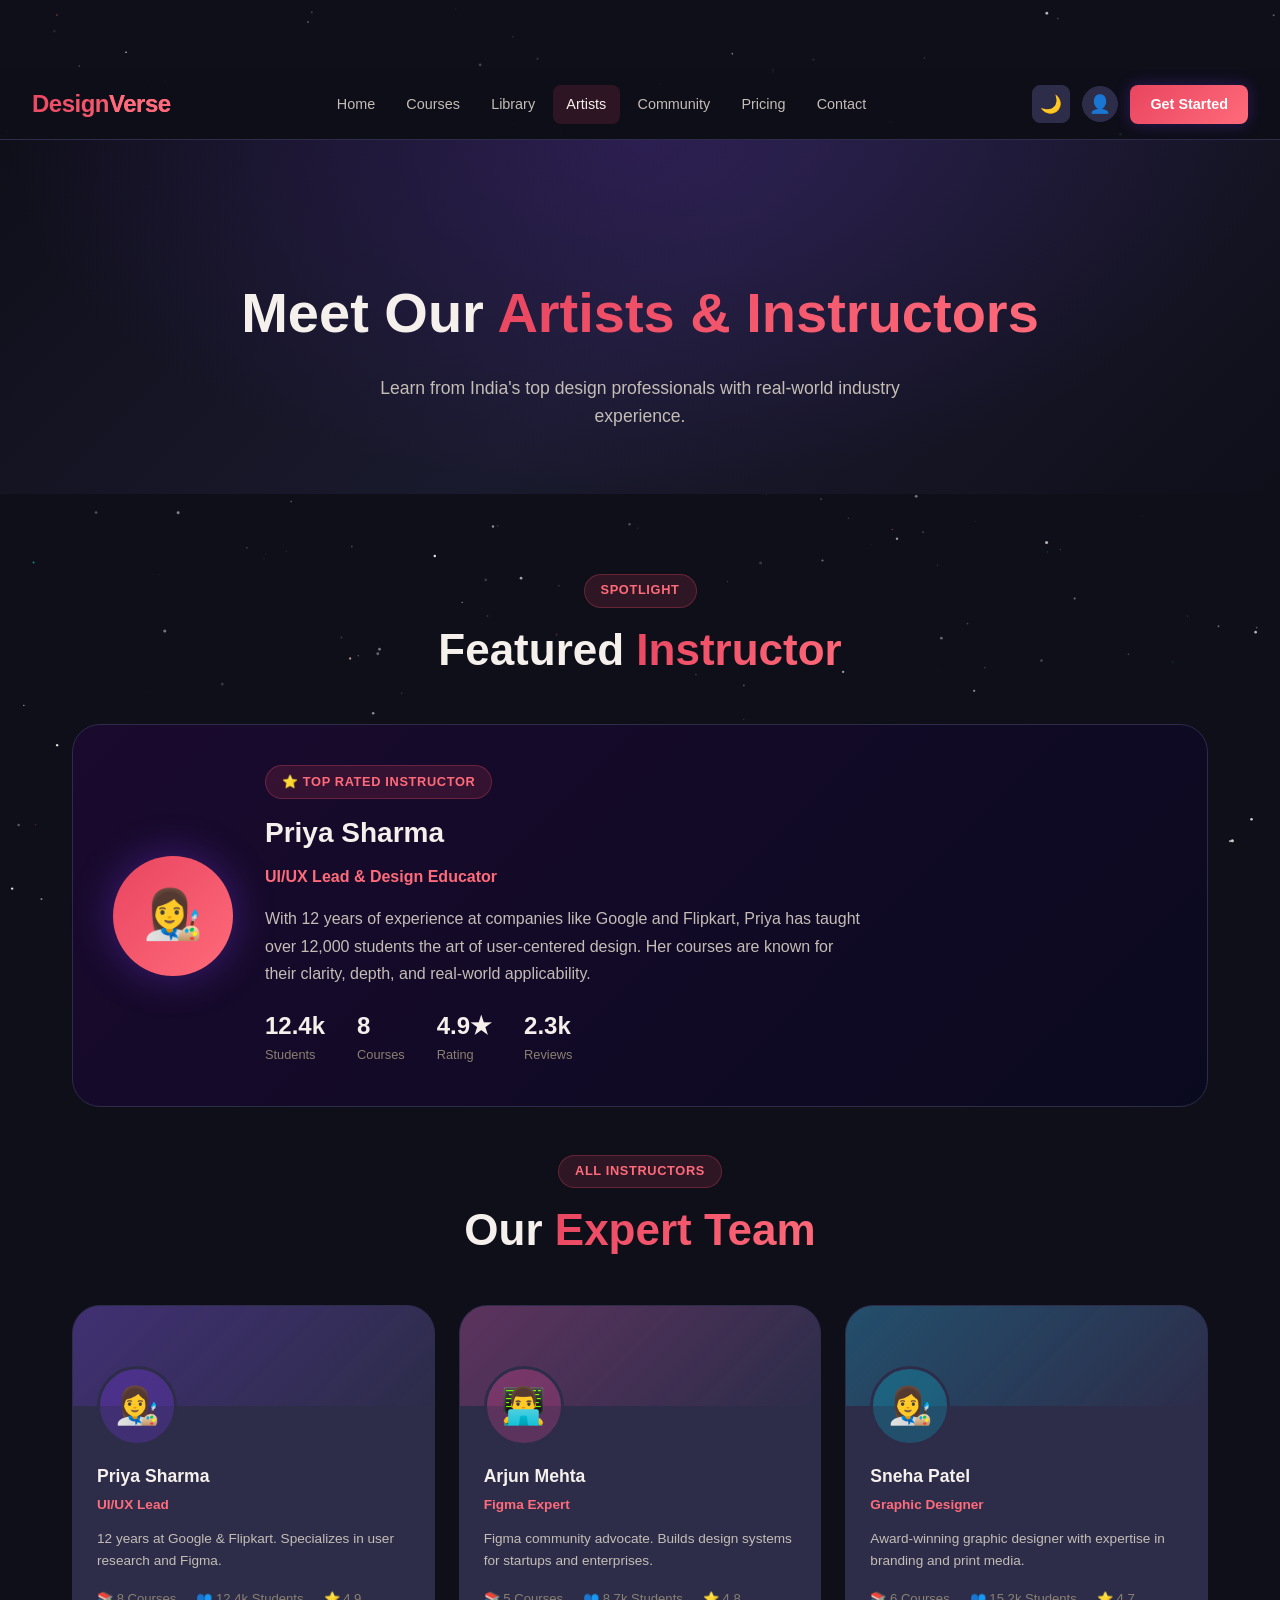
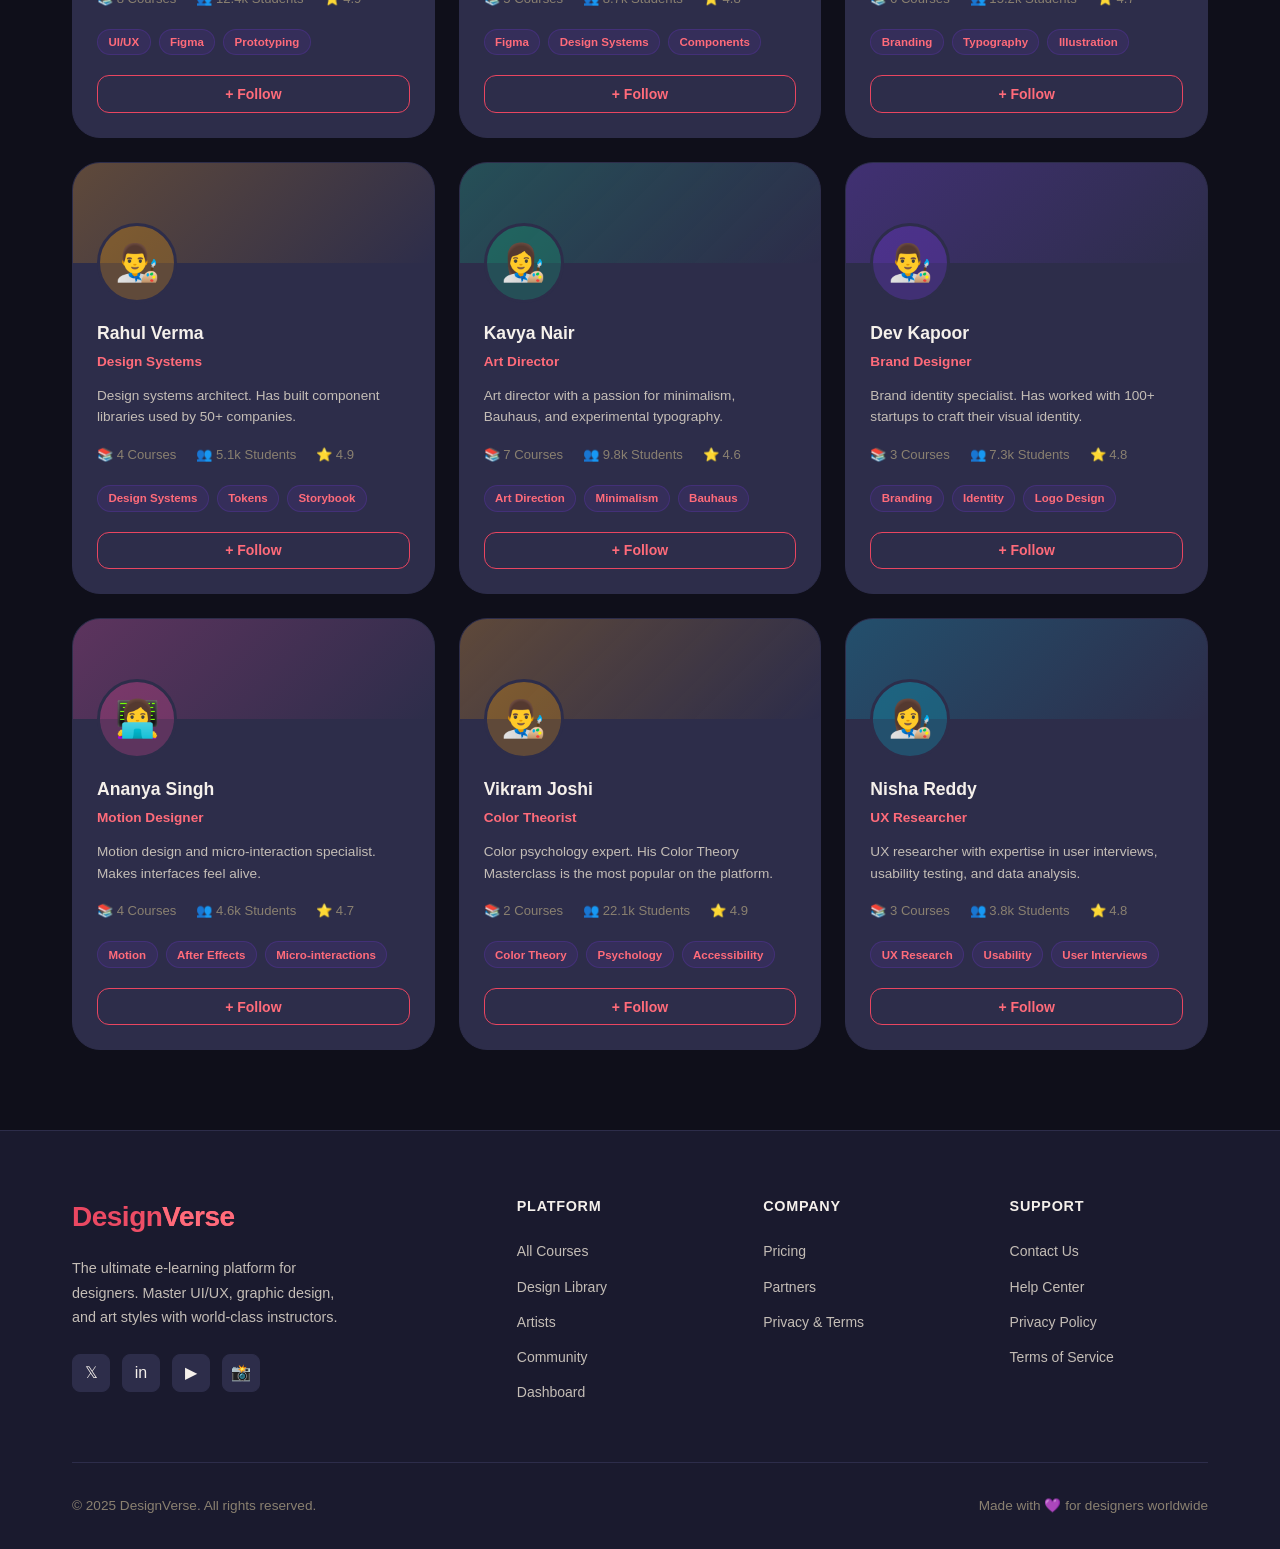
<file: artists.html>
<!DOCTYPE html>
<html lang="en">
<head>
  <meta charset="UTF-8" />
  <meta name="viewport" content="width=device-width, initial-scale=1.0" />
  <title>Artists & Instructors – DesignVerse</title>
  <link rel="stylesheet" href="css/main.css" />
  <style>
    body { padding-top: 70px; }
    .artists-grid { display: grid; grid-template-columns: repeat(3,1fr); gap: 1.5rem; }
    .artist-full-card {
      background: var(--bg-card); border: 1px solid var(--border);
      border-radius: var(--radius-xl); overflow: hidden;
      transition: var(--transition);
    }
    .artist-full-card:hover { border-color: var(--accent-primary); transform: translateY(-4px); box-shadow: var(--shadow-glow); }
    .artist-cover {
      height: 100px;
      background: linear-gradient(135deg, var(--bg-card-hover), var(--bg-secondary));
    }
    .artist-card-body { padding: 0 1.5rem 1.5rem; }
    .artist-big-avatar {
      width: 80px; height: 80px; border-radius: 50%;
      display: flex; align-items: center; justify-content: center;
      font-size: 2.25rem; border: 3px solid var(--bg-card);
      margin-top: -40px; margin-bottom: 1rem;
    }
    .artist-card-name { font-size: 1.1rem; font-weight: 800; margin-bottom: 0.25rem; }
    .artist-card-role { font-size: 0.85rem; color: var(--accent-secondary); font-weight: 600; margin-bottom: 0.75rem; }
    .artist-card-bio { font-size: 0.85rem; color: var(--text-secondary); line-height: 1.6; margin-bottom: 1rem; }
    .artist-card-stats { display: flex; gap: 1.25rem; font-size: 0.82rem; color: var(--text-muted); margin-bottom: 1.25rem; }
    .artist-card-tags { display: flex; gap: 0.5rem; flex-wrap: wrap; margin-bottom: 1.25rem; }
    .artist-tag {
      padding: 0.2rem 0.65rem; border-radius: 100px;
      font-size: 0.72rem; font-weight: 600;
      background: rgba(124,58,237,0.1); color: var(--accent-secondary);
      border: 1px solid rgba(124,58,237,0.2);
    }
    .btn-follow {
      width: 100%; padding: 0.6rem;
      background: transparent; border: 1px solid var(--accent-primary);
      border-radius: var(--radius-md); color: var(--accent-secondary);
      font-weight: 600; font-size: 0.875rem; cursor: pointer; transition: var(--transition);
    }
    .btn-follow:hover, .btn-follow.following { background: rgba(124,58,237,0.15); }
    .featured-instructor {
      background: linear-gradient(135deg, #1a0a2e, #0a0a1f);
      border: 1px solid var(--border); border-radius: var(--radius-xl);
      padding: 2.5rem; display: flex; gap: 2rem; align-items: center;
      margin-bottom: 3rem;
    }
    .featured-avatar {
      width: 120px; height: 120px; border-radius: 50%;
      background: var(--gradient-primary);
      display: flex; align-items: center; justify-content: center;
      font-size: 3rem; flex-shrink: 0;
      box-shadow: 0 0 40px rgba(124,58,237,0.4);
    }
    @media (max-width: 1024px) { .artists-grid { grid-template-columns: repeat(2,1fr); } }
    @media (max-width: 640px) { .artists-grid { grid-template-columns: 1fr; } .featured-instructor { flex-direction: column; text-align: center; } }
  </style>
</head>
<body>
<header class="navbar" id="navbar"></header>
<div class="mobile-menu" id="mobile-menu"></div>

<div class="page-hero">
  <div class="container">
    <h1>Meet Our <span style="background:var(--gradient-primary);-webkit-background-clip:text;-webkit-text-fill-color:transparent">Artists & Instructors</span></h1>
    <p>Learn from India's top design professionals with real-world industry experience.</p>
  </div>
</div>

<div class="section">
  <div class="container">
    <!-- Featured -->
    <div class="section-header animate-on-scroll">
      <div class="section-tag">Spotlight</div>
      <h2 class="section-title">Featured <span>Instructor</span></h2>
    </div>
    <div class="featured-instructor animate-on-scroll">
      <div class="featured-avatar">👩‍🎨</div>
      <div>
        <div class="section-tag" style="margin-bottom:0.75rem">⭐ Top Rated Instructor</div>
        <h2 style="font-size:1.75rem;font-weight:800;margin-bottom:0.5rem">Priya Sharma</h2>
        <p style="color:var(--accent-secondary);font-weight:600;margin-bottom:1rem">UI/UX Lead & Design Educator</p>
        <p style="color:var(--text-secondary);line-height:1.7;margin-bottom:1.25rem;max-width:600px">With 12 years of experience at companies like Google and Flipkart, Priya has taught over 12,000 students the art of user-centered design. Her courses are known for their clarity, depth, and real-world applicability.</p>
        <div style="display:flex;gap:2rem;flex-wrap:wrap">
          <div><div style="font-size:1.5rem;font-weight:800">12.4k</div><div style="font-size:0.8rem;color:var(--text-muted)">Students</div></div>
          <div><div style="font-size:1.5rem;font-weight:800">8</div><div style="font-size:0.8rem;color:var(--text-muted)">Courses</div></div>
          <div><div style="font-size:1.5rem;font-weight:800">4.9★</div><div style="font-size:0.8rem;color:var(--text-muted)">Rating</div></div>
          <div><div style="font-size:1.5rem;font-weight:800">2.3k</div><div style="font-size:0.8rem;color:var(--text-muted)">Reviews</div></div>
        </div>
      </div>
    </div>

    <!-- All Artists -->
    <div class="section-header animate-on-scroll">
      <div class="section-tag">All Instructors</div>
      <h2 class="section-title">Our <span>Expert Team</span></h2>
    </div>
    <div class="artists-grid" id="artists-grid"></div>
  </div>
</div>

<footer class="footer" id="footer"></footer>
<script src="js/components.js"></script>
<script src="js/main.js"></script>
<script>
  const ALL_ARTISTS = [
    { name:'Priya Sharma', role:'UI/UX Lead', emoji:'👩‍🎨', bg:'rgba(124,58,237,0.25)', courses:8, students:'12.4k', rating:4.9, bio:'12 years at Google & Flipkart. Specializes in user research and Figma.', tags:['UI/UX','Figma','Prototyping'] },
    { name:'Arjun Mehta', role:'Figma Expert', emoji:'👨‍💻', bg:'rgba(236,72,153,0.25)', courses:5, students:'8.7k', rating:4.8, bio:'Figma community advocate. Builds design systems for startups and enterprises.', tags:['Figma','Design Systems','Components'] },
    { name:'Sneha Patel', role:'Graphic Designer', emoji:'👩‍🎨', bg:'rgba(6,182,212,0.25)', courses:6, students:'15.2k', rating:4.7, bio:'Award-winning graphic designer with expertise in branding and print media.', tags:['Branding','Typography','Illustration'] },
    { name:'Rahul Verma', role:'Design Systems', emoji:'👨‍🎨', bg:'rgba(245,158,11,0.25)', courses:4, students:'5.1k', rating:4.9, bio:'Design systems architect. Has built component libraries used by 50+ companies.', tags:['Design Systems','Tokens','Storybook'] },
    { name:'Kavya Nair', role:'Art Director', emoji:'👩‍🎨', bg:'rgba(16,185,129,0.25)', courses:7, students:'9.8k', rating:4.6, bio:'Art director with a passion for minimalism, Bauhaus, and experimental typography.', tags:['Art Direction','Minimalism','Bauhaus'] },
    { name:'Dev Kapoor', role:'Brand Designer', emoji:'👨‍🎨', bg:'rgba(124,58,237,0.25)', courses:3, students:'7.3k', rating:4.8, bio:'Brand identity specialist. Has worked with 100+ startups to craft their visual identity.', tags:['Branding','Identity','Logo Design'] },
    { name:'Ananya Singh', role:'Motion Designer', emoji:'👩‍💻', bg:'rgba(236,72,153,0.25)', courses:4, students:'4.6k', rating:4.7, bio:'Motion design and micro-interaction specialist. Makes interfaces feel alive.', tags:['Motion','After Effects','Micro-interactions'] },
    { name:'Vikram Joshi', role:'Color Theorist', emoji:'👨‍🎨', bg:'rgba(245,158,11,0.25)', courses:2, students:'22.1k', rating:4.9, bio:'Color psychology expert. His Color Theory Masterclass is the most popular on the platform.', tags:['Color Theory','Psychology','Accessibility'] },
    { name:'Nisha Reddy', role:'UX Researcher', emoji:'👩‍🎨', bg:'rgba(6,182,212,0.25)', courses:3, students:'3.8k', rating:4.8, bio:'UX researcher with expertise in user interviews, usability testing, and data analysis.', tags:['UX Research','Usability','User Interviews'] },
  ];

  document.getElementById('artists-grid').innerHTML = ALL_ARTISTS.map((a,i) => `
    <div class="artist-full-card animate-on-scroll">
      <div class="artist-cover" style="background:linear-gradient(135deg,${a.bg},transparent)"></div>
      <div class="artist-card-body">
        <div class="artist-big-avatar" style="background:${a.bg}">${a.emoji}</div>
        <div class="artist-card-name">${a.name}</div>
        <div class="artist-card-role">${a.role}</div>
        <div class="artist-card-bio">${a.bio}</div>
        <div class="artist-card-stats">
          <span>📚 ${a.courses} Courses</span>
          <span>👥 ${a.students} Students</span>
          <span>⭐ ${a.rating}</span>
        </div>
        <div class="artist-card-tags">${a.tags.map(t=>`<span class="artist-tag">${t}</span>`).join('')}</div>
        <button class="btn-follow" onclick="toggleFollow(this)">+ Follow</button>
      </div>
    </div>`).join('');

  function toggleFollow(btn) {
    const following = btn.classList.toggle('following');
    btn.textContent = following ? '✓ Following' : '+ Follow';
    showToast(following ? 'Now following instructor!' : 'Unfollowed', following ? 'success' : 'info');
  }
</script>
</body>
</html>
</file>
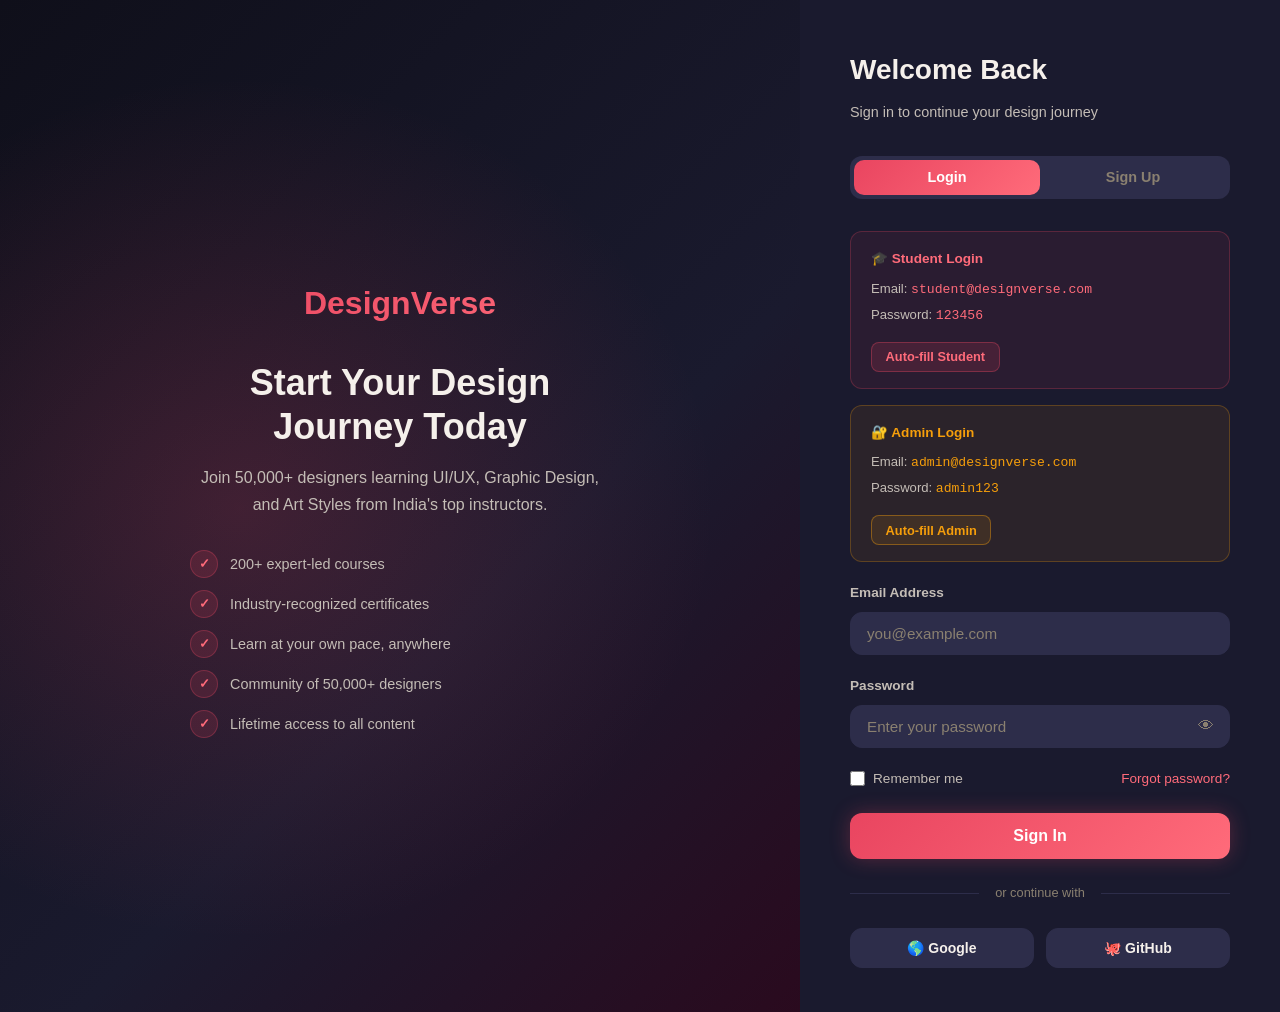
<file: auth.html>
<!DOCTYPE html>
<html lang="en">
<head>
  <meta charset="UTF-8" />
  <meta name="viewport" content="width=device-width, initial-scale=1.0" />
  <title>Login / Sign Up - DesignVerse</title>
  <link rel="stylesheet" href="css/main.css" />
  <style>
    body { display: flex; min-height: 100vh; }
    .auth-left {
      flex: 1;
      background: linear-gradient(135deg, #0F0F1A 0%, #1A1A2E 60%, #2a0a1e 100%);
      display: flex; flex-direction: column; align-items: center; justify-content: center;
      padding: 3rem; position: relative; overflow: hidden;
    }
    .auth-left::before {
      content: ''; position: absolute; inset: 0;
      background: radial-gradient(ellipse at 30% 50%, rgba(233,69,96,0.2) 0%, transparent 60%);
    }
    .auth-left-content { position: relative; z-index: 1; text-align: center; max-width: 420px; }
    .auth-logo { font-size: 2rem; font-weight: 800; background: var(--gradient-primary); -webkit-background-clip: text; -webkit-text-fill-color: transparent; margin-bottom: 2rem; display: block; }
    .auth-left h2 { font-size: 2.25rem; font-weight: 800; margin-bottom: 1rem; line-height: 1.2; color: #F5F0EB; }
    .auth-left p { color: var(--text-secondary); line-height: 1.7; margin-bottom: 2rem; }
    .auth-features { display: flex; flex-direction: column; gap: 0.75rem; text-align: left; }
    .auth-feature { display: flex; align-items: center; gap: 0.75rem; font-size: 0.9rem; color: var(--text-secondary); }
    .auth-feature .feat-icon { width: 28px; height: 28px; border-radius: 50%; background: rgba(233,69,96,0.15); border: 1px solid rgba(233,69,96,0.3); display: flex; align-items: center; justify-content: center; font-size: 0.8rem; flex-shrink: 0; color: var(--accent-secondary); font-weight: 700; }
    .auth-right {
      width: 480px; background: var(--bg-secondary);
      display: flex; align-items: center; justify-content: center;
      padding: 3rem 2.5rem;
    }
    .auth-form-wrap { width: 100%; max-width: 380px; }
    .auth-tabs { display: flex; background: var(--bg-card); border-radius: var(--radius-md); padding: 4px; margin-bottom: 2rem; }
    .auth-tab {
      flex: 1; padding: 0.6rem; text-align: center;
      border-radius: calc(var(--radius-md) - 2px);
      font-size: 0.9rem; font-weight: 600;
      cursor: pointer; transition: var(--transition);
      color: var(--text-muted); border: none; background: transparent;
      font-family: var(--font-body);
    }
    .auth-tab.active { background: var(--gradient-primary); color: #fff; }
    .form-group { margin-bottom: 1.25rem; }
    .form-label { display: block; font-size: 0.85rem; font-weight: 600; color: var(--text-secondary); margin-bottom: 0.5rem; }
    .form-input {
      width: 100%; padding: 0.75rem 1rem;
      background: var(--bg-card); border: 1px solid var(--border);
      border-radius: var(--radius-md); color: var(--text-primary);
      font-size: 0.95rem; transition: var(--transition);
      font-family: var(--font-body);
    }
    .form-input:focus { outline: none; border-color: var(--accent-primary); box-shadow: 0 0 0 3px rgba(233,69,96,0.15); }
    .form-input::placeholder { color: var(--text-muted); }
    .input-wrap { position: relative; }
    .input-wrap .form-input { padding-right: 3rem; }
    .toggle-pw {
      position: absolute; right: 1rem; top: 50%; transform: translateY(-50%);
      cursor: pointer; font-size: 1rem; color: var(--text-muted);
      background: none; border: none; transition: var(--transition); line-height: 1;
    }
    .toggle-pw:hover { color: var(--text-primary); }
    .form-row { display: flex; align-items: center; justify-content: space-between; margin-bottom: 1.5rem; }
    .checkbox-wrap { display: flex; align-items: center; gap: 0.5rem; cursor: pointer; }
    .checkbox-wrap input { accent-color: var(--accent-primary); width: 15px; height: 15px; }
    .checkbox-wrap span { font-size: 0.85rem; color: var(--text-secondary); }
    .forgot-link { font-size: 0.85rem; color: var(--accent-secondary); }
    .forgot-link:hover { text-decoration: underline; }
    .btn-auth {
      width: 100%; padding: 0.875rem;
      background: var(--gradient-primary); border: none;
      border-radius: var(--radius-md); color: #fff;
      font-size: 1rem; font-weight: 700;
      cursor: pointer; transition: var(--transition);
      box-shadow: 0 0 20px rgba(233,69,96,0.3);
      font-family: var(--font-body);
    }
    .btn-auth:hover { transform: translateY(-2px); box-shadow: 0 0 35px rgba(233,69,96,0.5); }
    .divider { display: flex; align-items: center; gap: 1rem; margin: 1.5rem 0; }
    .divider::before, .divider::after { content: ''; flex: 1; height: 1px; background: var(--border); }
    .divider span { font-size: 0.8rem; color: var(--text-muted); }
    .demo-box {
      background: rgba(233,69,96,0.08); border: 1px solid rgba(233,69,96,0.25);
      border-radius: var(--radius-md); padding: 1rem 1.25rem; margin-bottom: 1rem;
    }
    .demo-box h4 { font-size: 0.85rem; font-weight: 700; color: var(--accent-secondary); margin-bottom: 0.5rem; }
    .demo-box p { font-size: 0.82rem; color: var(--text-secondary); margin-bottom: 0.25rem; }
    .demo-box code { color: #FF6B7A; font-family: monospace; }
    .demo-fill-btn {
      margin-top: 0.75rem; padding: 0.4rem 0.85rem;
      background: rgba(233,69,96,0.15); border: 1px solid rgba(233,69,96,0.35);
      border-radius: var(--radius-sm); color: var(--accent-secondary);
      font-size: 0.8rem; font-weight: 600; cursor: pointer; transition: var(--transition);
      font-family: var(--font-body);
    }
    .demo-fill-btn:hover { background: rgba(233,69,96,0.3); }
    .demo-box.admin-box { background: rgba(245,158,11,0.08); border-color: rgba(245,158,11,0.25); }
    .form-error { color: #ef4444; font-size: 0.8rem; margin-top: 0.35rem; display: none; }
    .form-error.show { display: block; }
    .social-btn {
      padding: 0.7rem; background: var(--bg-card); border: 1px solid var(--border);
      border-radius: var(--radius-md); color: var(--text-primary);
      font-size: 0.875rem; font-weight: 600; cursor: pointer;
      transition: var(--transition); font-family: var(--font-body);
    }
    .social-btn:hover { border-color: var(--accent-primary); background: rgba(233,69,96,0.08); }
    @media (max-width: 900px) { .auth-left { display: none; } .auth-right { width: 100%; } }
  </style>
</head>
<body>

<div class="auth-left">
  <div class="auth-left-content">
    <a href="index.html" class="auth-logo">DesignVerse</a>
    <h2>Start Your Design Journey Today</h2>
    <p>Join 50,000+ designers learning UI/UX, Graphic Design, and Art Styles from India's top instructors.</p>
    <div class="auth-features">
      <div class="auth-feature"><div class="feat-icon">&#10003;</div><span>200+ expert-led courses</span></div>
      <div class="auth-feature"><div class="feat-icon">&#10003;</div><span>Industry-recognized certificates</span></div>
      <div class="auth-feature"><div class="feat-icon">&#10003;</div><span>Learn at your own pace, anywhere</span></div>
      <div class="auth-feature"><div class="feat-icon">&#10003;</div><span>Community of 50,000+ designers</span></div>
      <div class="auth-feature"><div class="feat-icon">&#10003;</div><span>Lifetime access to all content</span></div>
    </div>
  </div>
</div>

<div class="auth-right">
  <div class="auth-form-wrap">
    <div style="margin-bottom:2rem">
      <h2 style="font-size:1.75rem;font-weight:800;margin-bottom:0.5rem">Welcome Back</h2>
      <p style="color:var(--text-secondary);font-size:0.9rem">Sign in to continue your design journey</p>
    </div>

    <div class="auth-tabs">
      <button class="auth-tab active" onclick="switchTab('login')">Login</button>
      <button class="auth-tab" onclick="switchTab('signup')">Sign Up</button>
    </div>

    <div class="demo-box">
      <h4>&#127891; Student Login</h4>
      <p>Email: <code>student@designverse.com</code></p>
      <p>Password: <code>123456</code></p>
      <button class="demo-fill-btn" onclick="fillDemo('student')">Auto-fill Student</button>
    </div>
    <div class="demo-box admin-box">
      <h4 style="color:var(--accent-gold)">&#128272; Admin Login</h4>
      <p>Email: <code style="color:var(--accent-gold)">admin@designverse.com</code></p>
      <p>Password: <code style="color:var(--accent-gold)">admin123</code></p>
      <button class="demo-fill-btn" style="color:var(--accent-gold);border-color:rgba(245,158,11,0.4);background:rgba(245,158,11,0.1)" onclick="fillDemo('admin')">Auto-fill Admin</button>
    </div>

    <!-- Login Form -->
    <form id="login-form" onsubmit="handleLogin(event)" style="margin-top:1.25rem">
      <div class="form-group">
        <label class="form-label">Email Address</label>
        <input type="email" id="login-email" class="form-input" placeholder="you@example.com" required />
        <div class="form-error" id="login-email-err">Please enter a valid email.</div>
      </div>
      <div class="form-group">
        <label class="form-label">Password</label>
        <div class="input-wrap">
          <input type="password" id="login-password" class="form-input" placeholder="Enter your password" required />
          <button type="button" class="toggle-pw" onclick="togglePw('login-password',this)" title="Show/hide password">&#128065;</button>
        </div>
        <div class="form-error" id="login-pw-err">Invalid email or password.</div>
      </div>
      <div class="form-row">
        <label class="checkbox-wrap">
          <input type="checkbox" id="remember-me" />
          <span>Remember me</span>
        </label>
        <a href="#" class="forgot-link">Forgot password?</a>
      </div>
      <button type="submit" class="btn-auth">Sign In</button>
    </form>

    <!-- Signup Form -->
    <form id="signup-form" style="display:none;margin-top:1.25rem" onsubmit="handleSignup(event)">
      <div class="form-group">
        <label class="form-label">Full Name</label>
        <input type="text" id="signup-name" class="form-input" placeholder="Your full name" required />
      </div>
      <div class="form-group">
        <label class="form-label">Email Address</label>
        <input type="email" id="signup-email" class="form-input" placeholder="you@example.com" required />
      </div>
      <div class="form-group">
        <label class="form-label">Password</label>
        <div class="input-wrap">
          <input type="password" id="signup-password" class="form-input" placeholder="Min. 6 characters" required />
          <button type="button" class="toggle-pw" onclick="togglePw('signup-password',this)" title="Show/hide password">&#128065;</button>
        </div>
      </div>
      <div class="form-group">
        <label class="form-label">Confirm Password</label>
        <div class="input-wrap">
          <input type="password" id="signup-confirm" class="form-input" placeholder="Repeat password" required />
          <button type="button" class="toggle-pw" onclick="togglePw('signup-confirm',this)" title="Show/hide password">&#128065;</button>
        </div>
        <div class="form-error" id="signup-pw-err">Passwords do not match.</div>
      </div>
      <button type="submit" class="btn-auth">Create Account</button>
    </form>

    <div class="divider"><span>or continue with</span></div>
    <div style="display:grid;grid-template-columns:1fr 1fr;gap:0.75rem">
      <button class="social-btn" onclick="showToast('Google login coming soon!','info')">&#127758; Google</button>
      <button class="social-btn" onclick="showToast('GitHub login coming soon!','info')">&#128025; GitHub</button>
    </div>
  </div>
</div>

<script src="js/components.js"></script>
<script src="js/main.js"></script>
<script src="js/ads.js"></script>
<script>
  if (Auth.isLoggedIn()) {
    window.location.href = Auth.isAdmin() ? 'admin.html' : 'dashboard.html';
  }
  function switchTab(tab) {
    document.querySelectorAll('.auth-tab').forEach(function(t,i){
      t.classList.toggle('active',(i===0&&tab==='login')||(i===1&&tab==='signup'));
    });
    document.getElementById('login-form').style.display = tab==='login' ? 'block' : 'none';
    document.getElementById('signup-form').style.display = tab==='signup' ? 'block' : 'none';
  }
  function togglePw(id, btn) {
    var input = document.getElementById(id);
    if (input.type === 'password') { input.type = 'text'; btn.innerHTML = '&#128683;'; }
    else { input.type = 'password'; btn.innerHTML = '&#128065;'; }
  }
  function fillDemo(role) {
    if (role === 'admin') {
      document.getElementById('login-email').value = 'admin@designverse.com';
      document.getElementById('login-password').value = 'admin123';
    } else {
      document.getElementById('login-email').value = 'student@designverse.com';
      document.getElementById('login-password').value = '123456';
    }
    showToast('Credentials filled!', 'success');
  }
  function handleLogin(e) {
    e.preventDefault();
    var email = document.getElementById('login-email').value.trim();
    var password = document.getElementById('login-password').value;
    var errEl = document.getElementById('login-pw-err');
    var validUsers = [
      {email:'student@designverse.com', password:'123456', name:'Design Student', role:'user'},
      {email:'admin@designverse.com', password:'admin123', name:'Admin', role:'admin'}
    ];
    var savedUsers = JSON.parse(localStorage.getItem('dv_users') || '[]');
    var user = validUsers.concat(savedUsers).find(function(u){ return u.email===email && u.password===password; });
    if (!user) { errEl.classList.add('show'); return; }
    errEl.classList.remove('show');
    Auth.login(email, user.name || email.split('@')[0], user.role || 'user');
    showToast('Welcome back! Redirecting...', 'success');
    setTimeout(function(){ window.location.href = user.role==='admin' ? 'admin.html' : 'dashboard.html'; }, 1200);
  }
  function handleSignup(e) {
    e.preventDefault();
    var name = document.getElementById('signup-name').value.trim();
    var email = document.getElementById('signup-email').value.trim();
    var pw = document.getElementById('signup-password').value;
    var confirm = document.getElementById('signup-confirm').value;
    var errEl = document.getElementById('signup-pw-err');
    if (pw !== confirm) { errEl.classList.add('show'); return; }
    if (pw.length < 6) { errEl.textContent = 'Password must be at least 6 characters.'; errEl.classList.add('show'); return; }
    errEl.classList.remove('show');
    var users = JSON.parse(localStorage.getItem('dv_users') || '[]');
    users.push({email:email, password:pw, name:name, role:'user'});
    localStorage.setItem('dv_users', JSON.stringify(users));
    Auth.login(email, name, 'user');
    showToast('Account created! Welcome to DesignVerse!', 'success');
    setTimeout(function(){ window.location.href = 'dashboard.html'; }, 1200);
  }
</script>
</body>
</html>
</file>
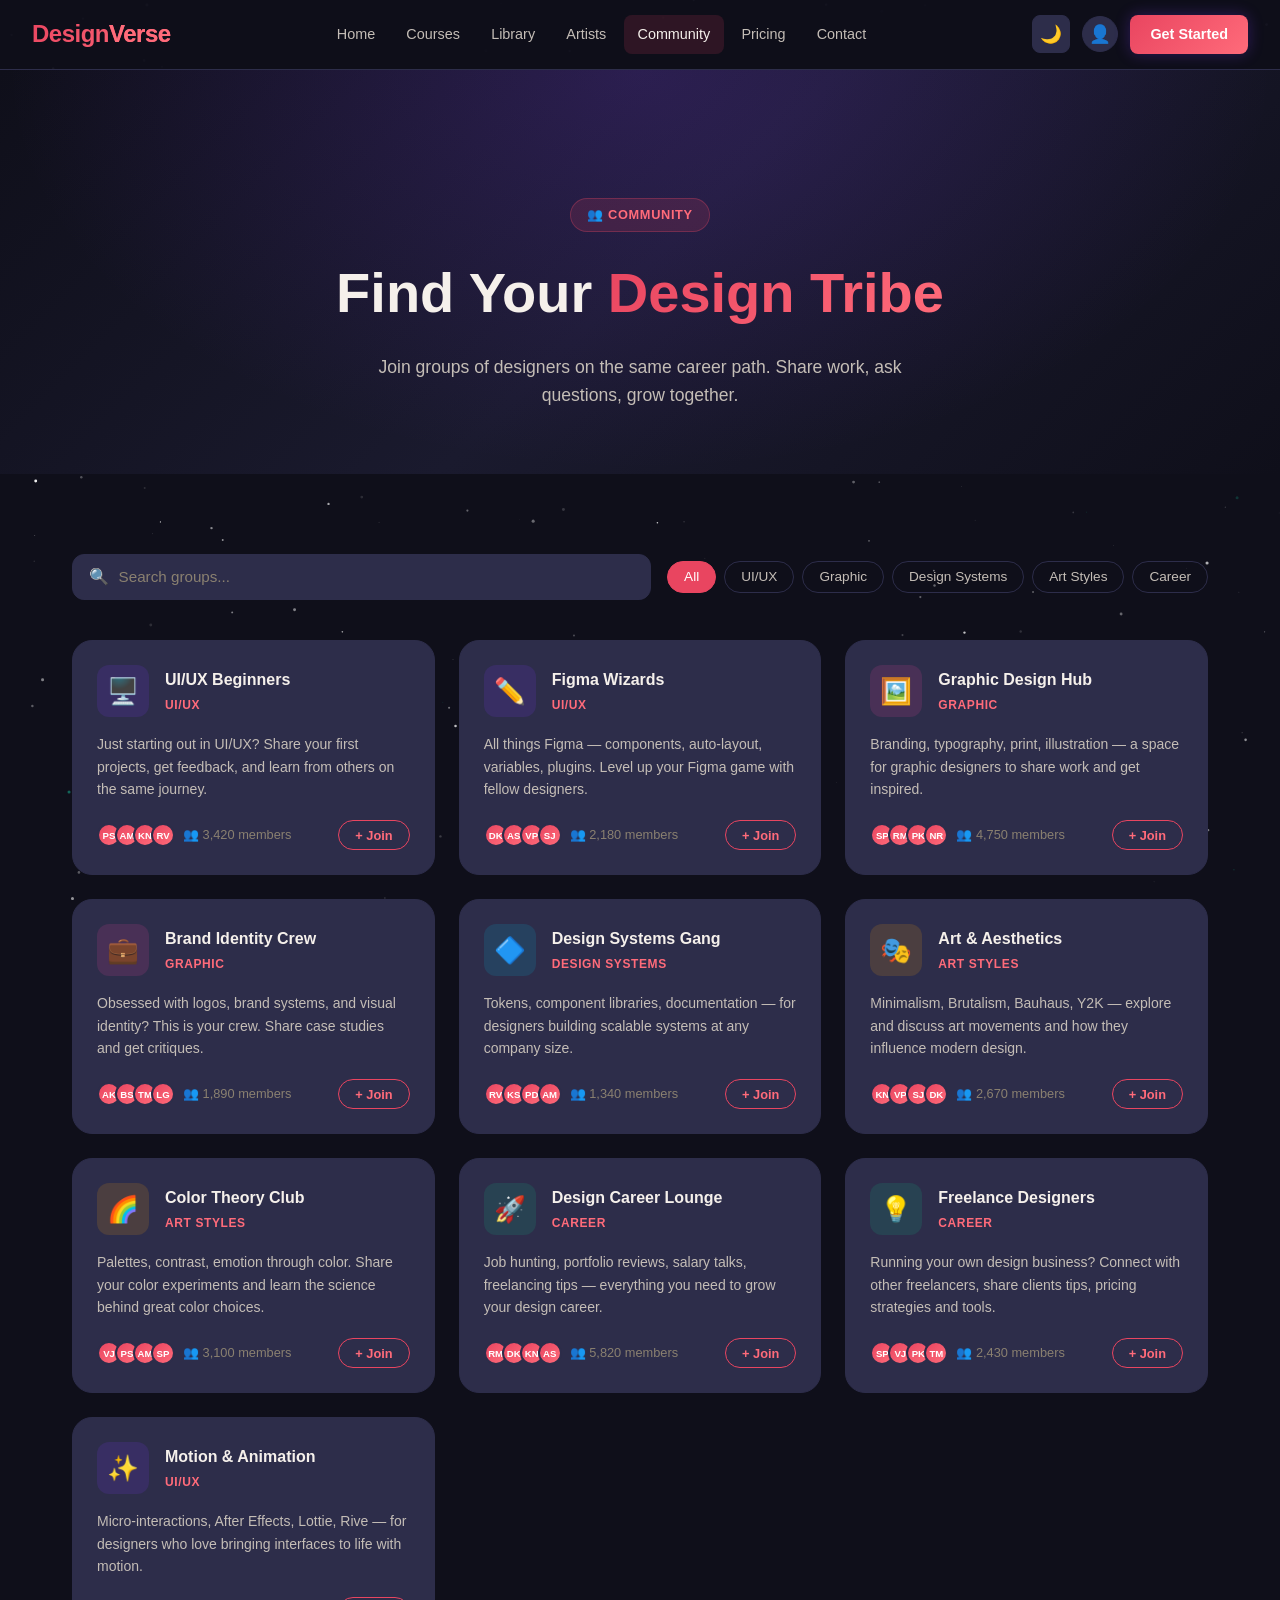
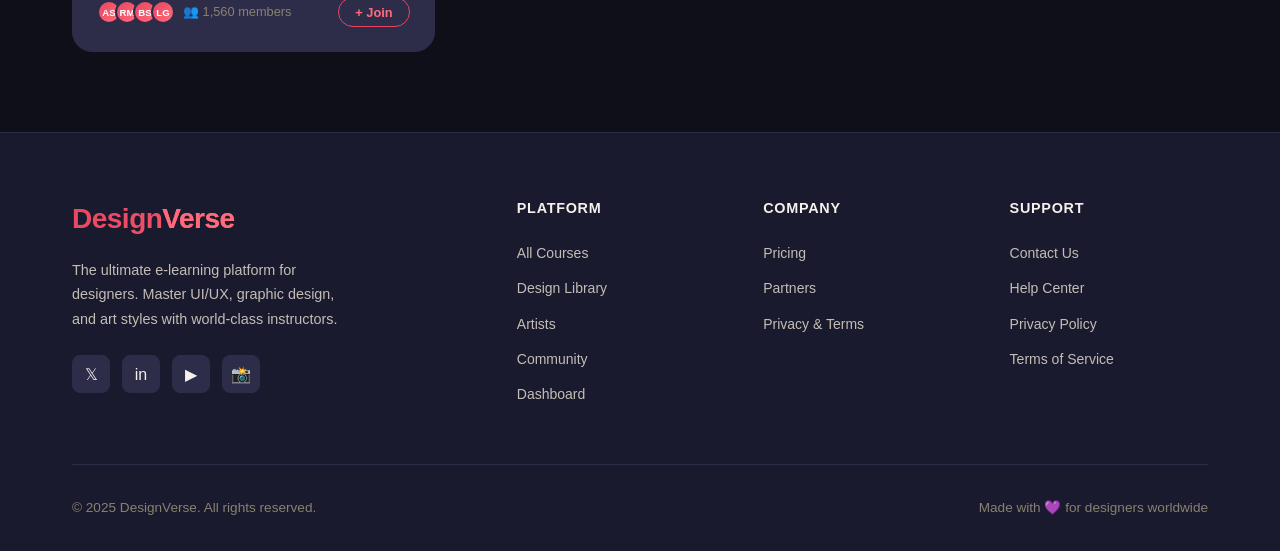
<file: community.html>
<!DOCTYPE html>
<html lang="en">
<head>
  <meta charset="UTF-8" />
  <meta name="viewport" content="width=device-width, initial-scale=1.0" />
  <title>Community – DesignVerse</title>
  <link rel="stylesheet" href="css/main.css" />
  <link rel="stylesheet" href="css/community.css" />
</head>
<body>

<header class="navbar" id="navbar"></header>
<div class="mobile-menu" id="mobile-menu"></div>

<div class="page-hero">
  <div class="container">
    <div class="section-tag">👥 Community</div>
    <h1>Find Your <span style="background:var(--gradient-primary);-webkit-background-clip:text;-webkit-text-fill-color:transparent">Design Tribe</span></h1>
    <p>Join groups of designers on the same career path. Share work, ask questions, grow together.</p>
  </div>
</div>

<section class="section">
  <div class="container">

    <!-- Search & Filter -->
    <div class="comm-toolbar">
      <div class="comm-search">
        <span>🔍</span>
        <input type="text" id="comm-search" placeholder="Search groups..." />
      </div>
      <div class="comm-filters" id="comm-filters">
        <button class="comm-filter active" data-filter="all">All</button>
        <button class="comm-filter" data-filter="uiux">UI/UX</button>
        <button class="comm-filter" data-filter="graphic">Graphic</button>
        <button class="comm-filter" data-filter="pattern">Design Systems</button>
        <button class="comm-filter" data-filter="art">Art Styles</button>
        <button class="comm-filter" data-filter="career">Career</button>
      </div>
    </div>

    <!-- Groups Grid -->
    <div class="comm-grid" id="comm-grid"></div>

  </div>
</section>

<!-- Chat Modal -->
<div class="chat-overlay" id="chat-overlay">
  <div class="chat-modal">
    <div class="chat-header">
      <div class="chat-header-info">
        <span class="chat-group-icon" id="chat-icon"></span>
        <div>
          <div class="chat-group-name" id="chat-name"></div>
          <div class="chat-group-members" id="chat-members"></div>
        </div>
      </div>
      <button class="chat-close" id="chat-close">✕</button>
    </div>
    <div class="chat-messages" id="chat-messages"></div>
    <div class="chat-input-row">
      <input type="text" id="chat-input" placeholder="Type a message..." />
      <button id="chat-send">Send ➤</button>
    </div>
  </div>
</div>

<footer class="footer" id="footer"></footer>

<script src="js/components.js"></script>
<script src="js/main.js"></script>
<script src="js/community.js"></script>
</body>
</html>
</file>
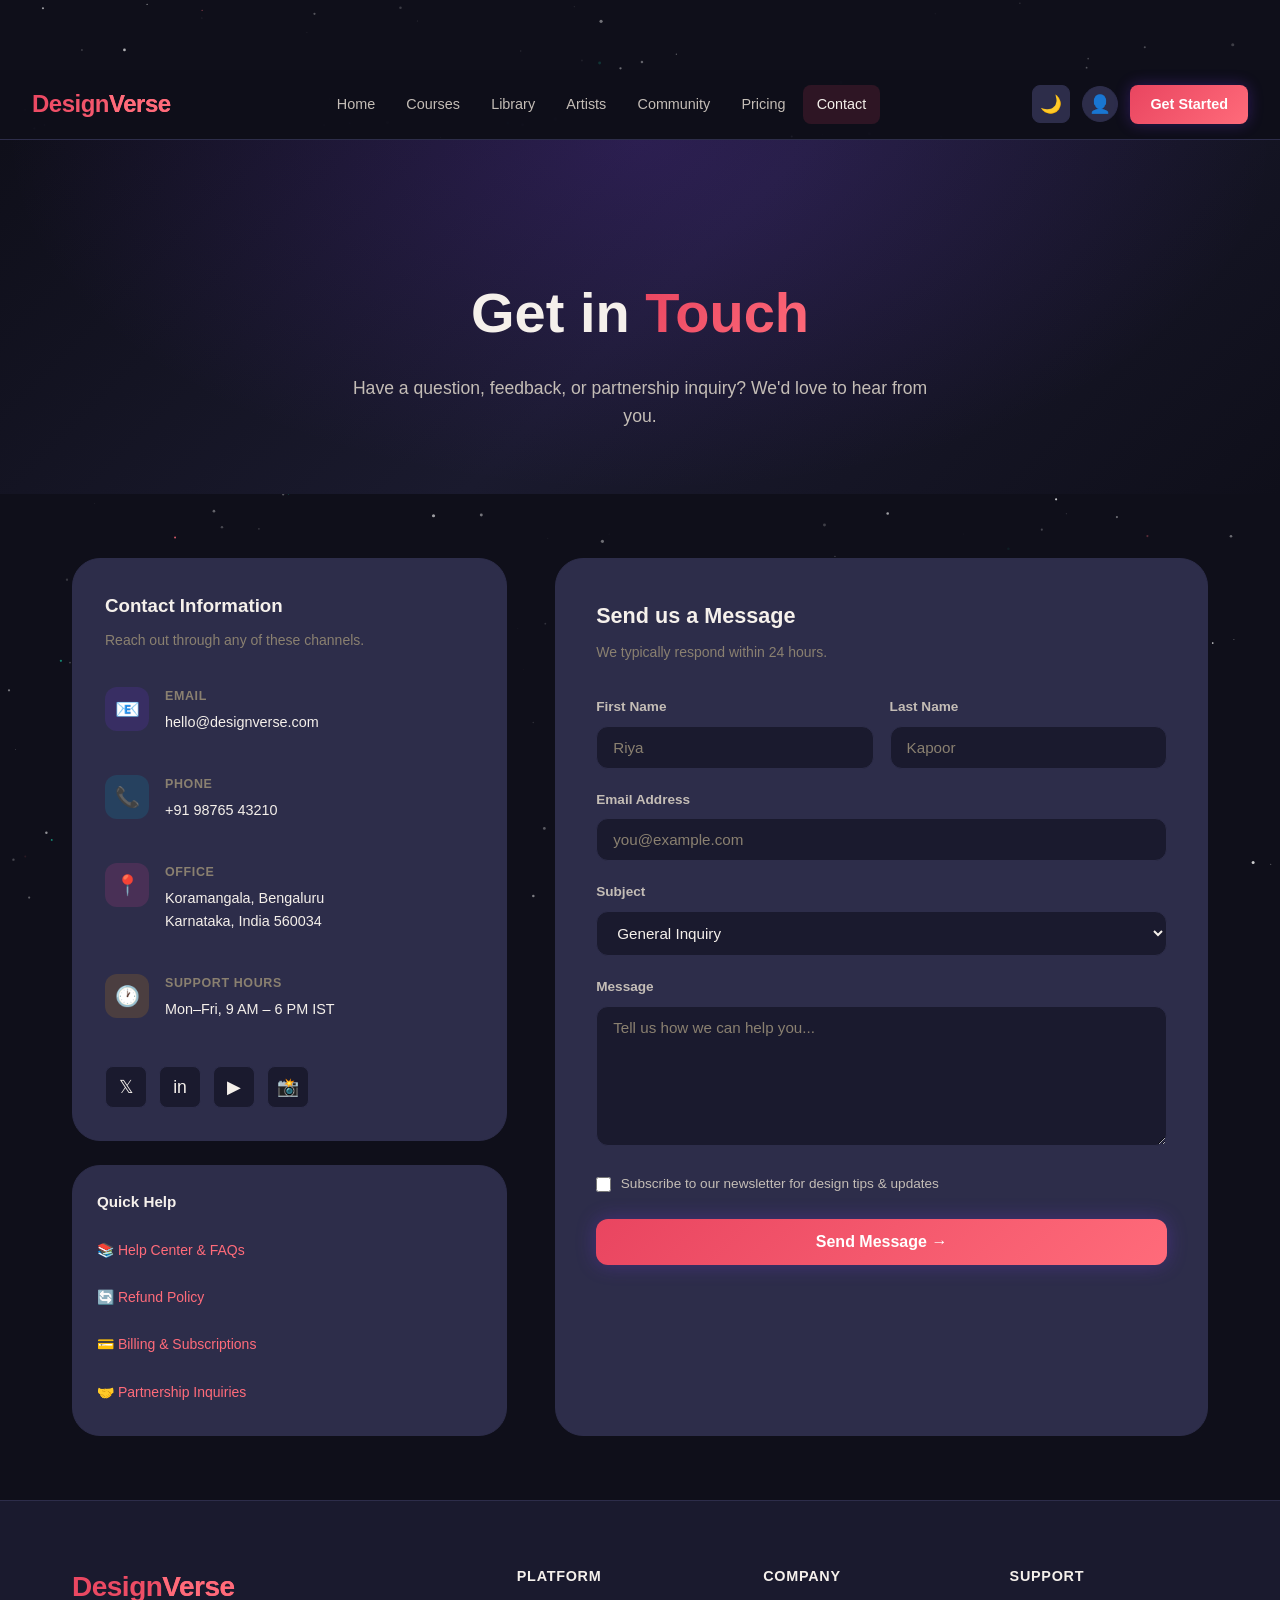
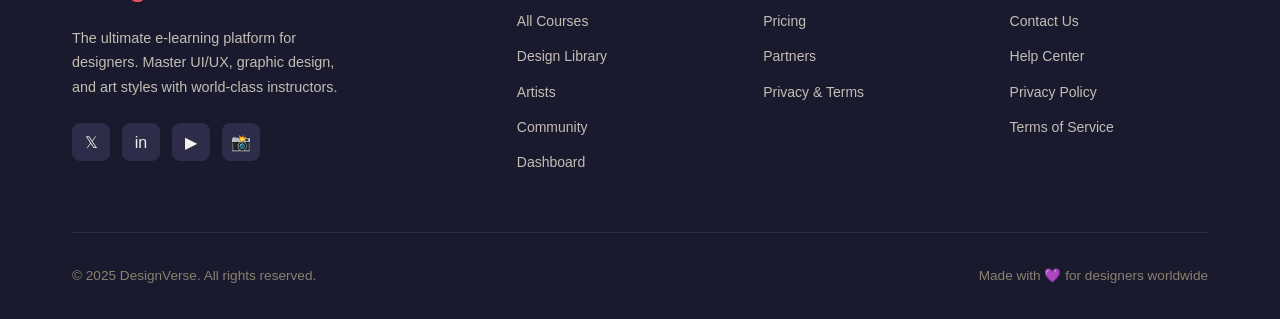
<file: contact.html>
<!DOCTYPE html>
<html lang="en">
<head>
  <meta charset="UTF-8" />
  <meta name="viewport" content="width=device-width, initial-scale=1.0" />
  <title>Contact – DesignVerse</title>
  <link rel="stylesheet" href="css/main.css" />
  <style>
    body { padding-top: 70px; }
    .contact-layout { display: grid; grid-template-columns: 1fr 1.5fr; gap: 3rem; padding: 4rem 0; }
    .contact-info-card {
      background: var(--bg-card); border: 1px solid var(--border);
      border-radius: var(--radius-xl); padding: 2rem; height: fit-content;
    }
    .contact-info-item { display: flex; gap: 1rem; align-items: flex-start; padding: 1.25rem 0; border-bottom: 1px solid var(--border); }
    .contact-info-item:last-child { border-bottom: none; }
    .contact-icon {
      width: 44px; height: 44px; border-radius: var(--radius-md);
      display: flex; align-items: center; justify-content: center;
      font-size: 1.25rem; flex-shrink: 0;
    }
    .contact-info-label { font-size: 0.78rem; color: var(--text-muted); font-weight: 600; text-transform: uppercase; letter-spacing: 0.05em; margin-bottom: 0.25rem; }
    .contact-info-val { font-size: 0.9rem; color: var(--text-primary); font-weight: 500; }
    .contact-form-card {
      background: var(--bg-card); border: 1px solid var(--border);
      border-radius: var(--radius-xl); padding: 2.5rem;
    }
    .form-group { margin-bottom: 1.25rem; }
    .form-label { display: block; font-size: 0.85rem; font-weight: 600; color: var(--text-secondary); margin-bottom: 0.5rem; }
    .form-input, .form-textarea, .form-select {
      width: 100%; padding: 0.75rem 1rem;
      background: var(--bg-secondary); border: 1px solid var(--border);
      border-radius: var(--radius-md); color: var(--text-primary); font-size: 0.95rem;
      transition: var(--transition); font-family: var(--font-main);
    }
    .form-input:focus, .form-textarea:focus, .form-select:focus { outline: none; border-color: var(--accent-primary); box-shadow: 0 0 0 3px rgba(124,58,237,0.15); }
    .form-input::placeholder, .form-textarea::placeholder { color: var(--text-muted); }
    .form-textarea { resize: vertical; min-height: 140px; }
    .form-row { display: grid; grid-template-columns: 1fr 1fr; gap: 1rem; }
    .btn-submit {
      width: 100%; padding: 0.875rem;
      background: var(--gradient-primary); border: none;
      border-radius: var(--radius-md); color: #fff;
      font-size: 1rem; font-weight: 700; cursor: pointer; transition: var(--transition);
      box-shadow: 0 0 20px rgba(124,58,237,0.3);
    }
    .btn-submit:hover { transform: translateY(-2px); box-shadow: 0 0 35px rgba(124,58,237,0.5); }
    .social-links { display: flex; gap: 0.75rem; margin-top: 1.5rem; }
    .social-link {
      width: 42px; height: 42px; border-radius: var(--radius-sm);
      background: var(--bg-secondary); border: 1px solid var(--border);
      display: flex; align-items: center; justify-content: center;
      font-size: 1.1rem; cursor: pointer; transition: var(--transition);
    }
    .social-link:hover { border-color: var(--accent-primary); background: rgba(124,58,237,0.15); }
    @media (max-width: 768px) { .contact-layout { grid-template-columns: 1fr; } .form-row { grid-template-columns: 1fr; } }
  </style>
</head>
<body>
<header class="navbar" id="navbar"></header>
<div class="mobile-menu" id="mobile-menu"></div>

<div class="page-hero">
  <div class="container">
    <h1>Get in <span style="background:var(--gradient-primary);-webkit-background-clip:text;-webkit-text-fill-color:transparent">Touch</span></h1>
    <p>Have a question, feedback, or partnership inquiry? We'd love to hear from you.</p>
  </div>
</div>

<div class="container">
  <div class="contact-layout">
    <!-- Info -->
    <div>
      <div class="contact-info-card">
        <h3 style="margin-bottom:0.5rem">Contact Information</h3>
        <p style="color:var(--text-muted);font-size:0.875rem;margin-bottom:1rem">Reach out through any of these channels.</p>
        <div class="contact-info-item">
          <div class="contact-icon" style="background:rgba(124,58,237,0.15)">📧</div>
          <div><div class="contact-info-label">Email</div><div class="contact-info-val">hello@designverse.com</div></div>
        </div>
        <div class="contact-info-item">
          <div class="contact-icon" style="background:rgba(6,182,212,0.15)">📞</div>
          <div><div class="contact-info-label">Phone</div><div class="contact-info-val">+91 98765 43210</div></div>
        </div>
        <div class="contact-info-item">
          <div class="contact-icon" style="background:rgba(236,72,153,0.15)">📍</div>
          <div><div class="contact-info-label">Office</div><div class="contact-info-val">Koramangala, Bengaluru<br>Karnataka, India 560034</div></div>
        </div>
        <div class="contact-info-item">
          <div class="contact-icon" style="background:rgba(245,158,11,0.15)">🕐</div>
          <div><div class="contact-info-label">Support Hours</div><div class="contact-info-val">Mon–Fri, 9 AM – 6 PM IST</div></div>
        </div>
        <div class="social-links">
          <div class="social-link" onclick="showToast('Opening Twitter...','info')">𝕏</div>
          <div class="social-link" onclick="showToast('Opening LinkedIn...','info')">in</div>
          <div class="social-link" onclick="showToast('Opening YouTube...','info')">▶</div>
          <div class="social-link" onclick="showToast('Opening Instagram...','info')">📸</div>
        </div>
      </div>

      <!-- Quick links -->
      <div style="margin-top:1.5rem;background:var(--bg-card);border:1px solid var(--border);border-radius:var(--radius-xl);padding:1.5rem">
        <h4 style="margin-bottom:1rem;font-size:0.95rem">Quick Help</h4>
        <div style="display:flex;flex-direction:column;gap:0.5rem">
          <a href="#" style="font-size:0.875rem;color:var(--accent-secondary);padding:0.5rem 0;border-bottom:1px solid var(--border)">📚 Help Center & FAQs</a>
          <a href="#" style="font-size:0.875rem;color:var(--accent-secondary);padding:0.5rem 0;border-bottom:1px solid var(--border)">🔄 Refund Policy</a>
          <a href="revenue.html" style="font-size:0.875rem;color:var(--accent-secondary);padding:0.5rem 0;border-bottom:1px solid var(--border)">💳 Billing & Subscriptions</a>
          <a href="#" style="font-size:0.875rem;color:var(--accent-secondary);padding:0.5rem 0">🤝 Partnership Inquiries</a>
        </div>
      </div>
    </div>

    <!-- Form -->
    <div class="contact-form-card">
      <h3 style="margin-bottom:0.5rem;font-size:1.35rem">Send us a Message</h3>
      <p style="color:var(--text-muted);font-size:0.875rem;margin-bottom:2rem">We typically respond within 24 hours.</p>
      <form onsubmit="submitContact(event)">
        <div class="form-row">
          <div class="form-group">
            <label class="form-label">First Name</label>
            <input class="form-input" type="text" placeholder="Riya" required />
          </div>
          <div class="form-group">
            <label class="form-label">Last Name</label>
            <input class="form-input" type="text" placeholder="Kapoor" required />
          </div>
        </div>
        <div class="form-group">
          <label class="form-label">Email Address</label>
          <input class="form-input" type="email" placeholder="you@example.com" required />
        </div>
        <div class="form-group">
          <label class="form-label">Subject</label>
          <select class="form-select">
            <option>General Inquiry</option>
            <option>Course Support</option>
            <option>Billing & Payments</option>
            <option>Technical Issue</option>
            <option>Partnership</option>
            <option>Become an Instructor</option>
          </select>
        </div>
        <div class="form-group">
          <label class="form-label">Message</label>
          <textarea class="form-textarea" placeholder="Tell us how we can help you..." required></textarea>
        </div>
        <div style="display:flex;align-items:center;gap:0.6rem;margin-bottom:1.5rem">
          <input type="checkbox" id="newsletter" style="accent-color:var(--accent-primary);width:15px;height:15px" />
          <label for="newsletter" style="font-size:0.85rem;color:var(--text-secondary);cursor:pointer">Subscribe to our newsletter for design tips & updates</label>
        </div>
        <button type="submit" class="btn-submit">Send Message →</button>
      </form>
    </div>
  </div>
</div>

<footer class="footer" id="footer"></footer>
<script src="js/components.js"></script>
<script src="js/main.js"></script>
<script>
  function submitContact(e) {
    e.preventDefault();
    showToast('Message sent! We\'ll get back to you within 24 hours.', 'success');
    e.target.reset();
  }
</script>
</body>
</html>
</file>
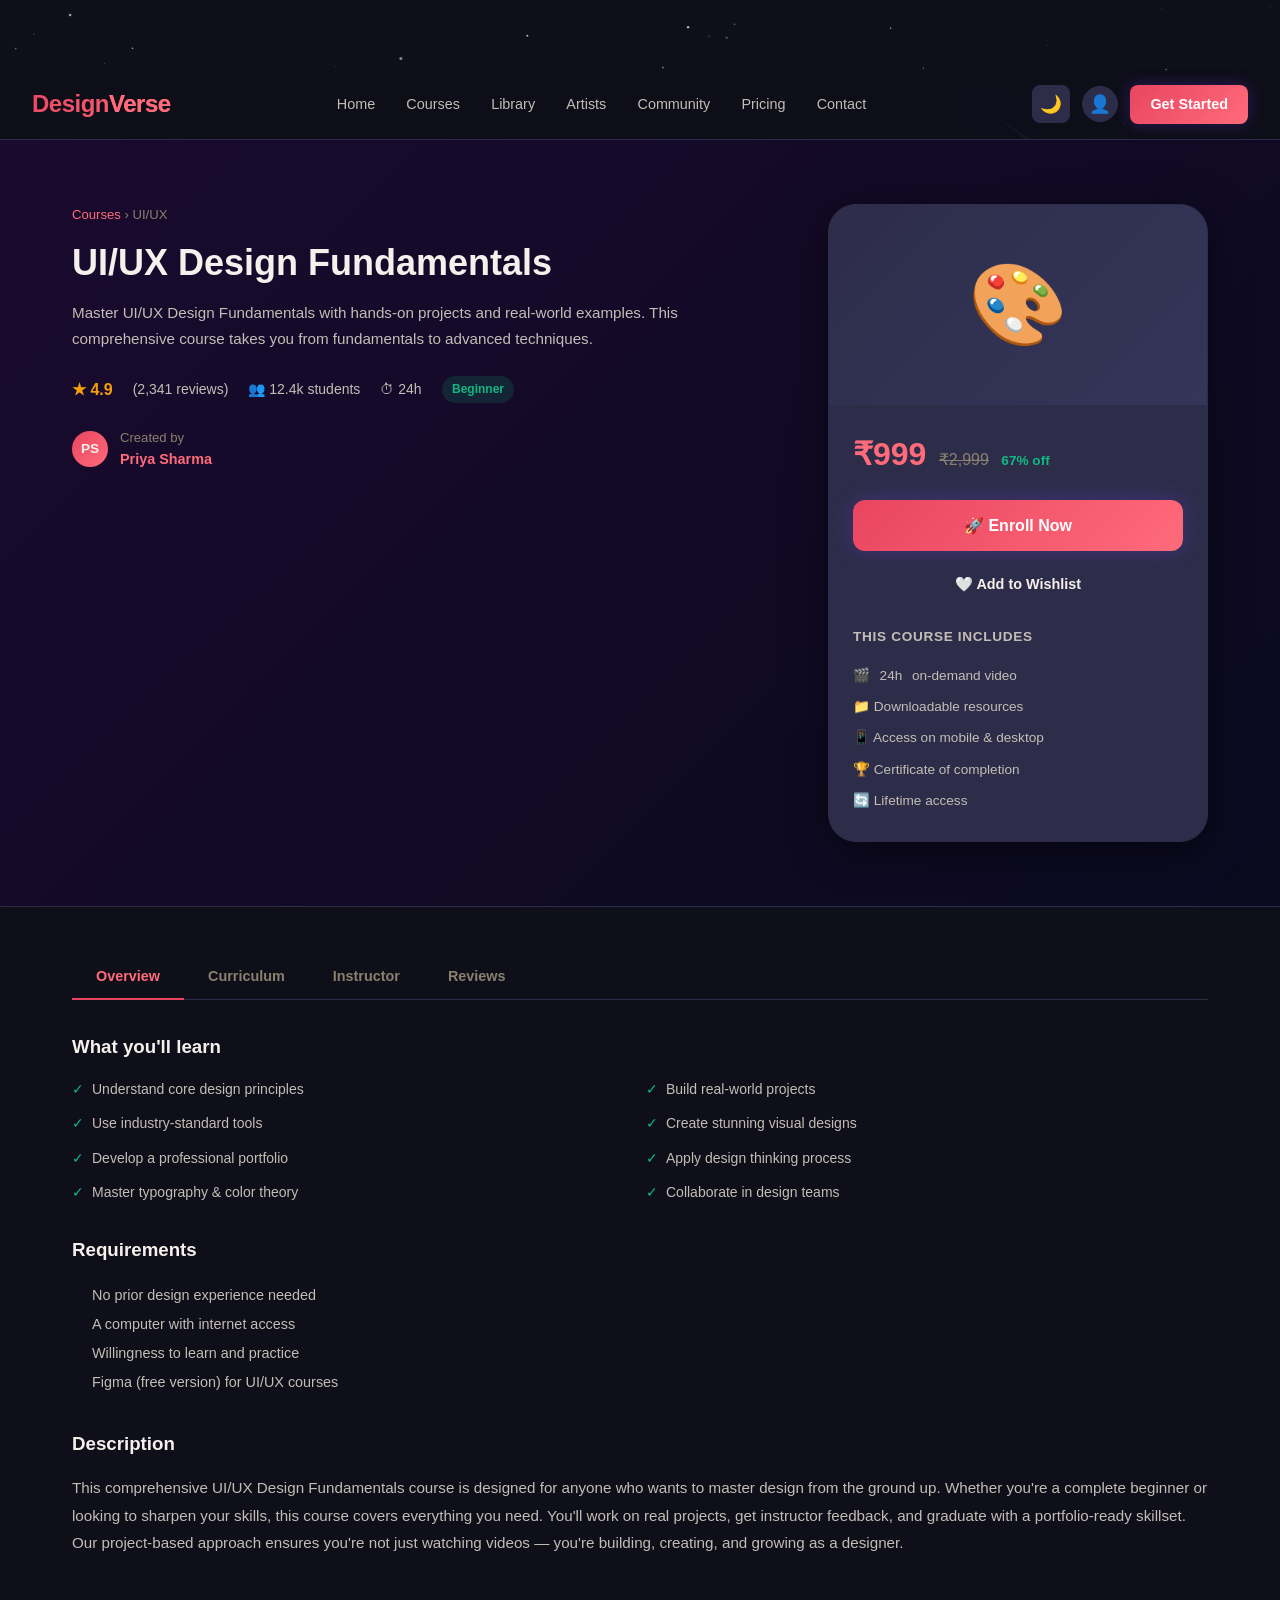
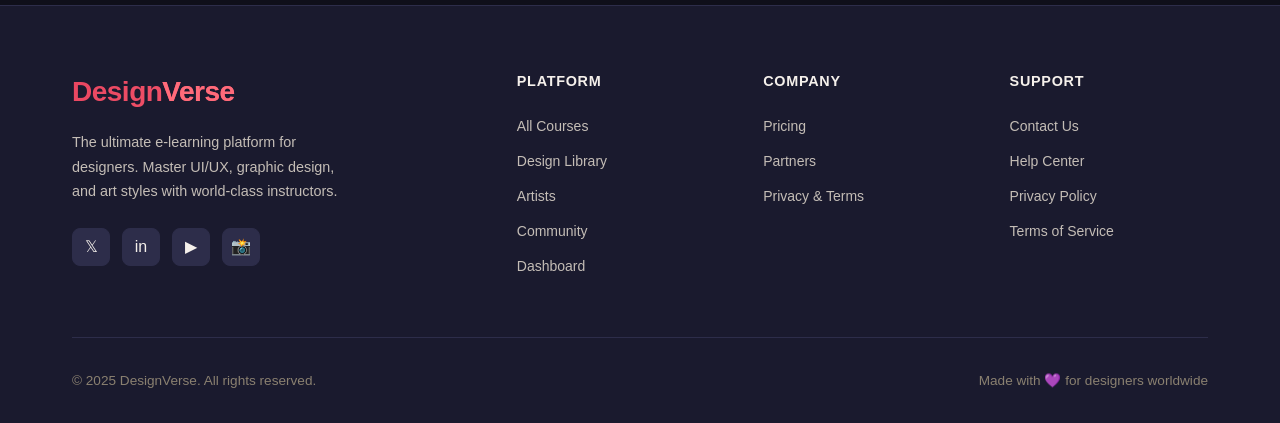
<file: course-detail.html>
<!DOCTYPE html>
<html lang="en">
<head>
  <meta charset="UTF-8" />
  <meta name="viewport" content="width=device-width, initial-scale=1.0" />
  <title>Course Detail – DesignVerse</title>
  <link rel="stylesheet" href="css/main.css" />
  <script src="https://checkout.razorpay.com/v1/checkout.js"></script>
  <style>
    body { padding-top: 70px; }
    .course-hero {
      background: linear-gradient(135deg, #1a0a2e, #0a0a1f);
      padding: 4rem 0; border-bottom: 1px solid var(--border);
    }
    .course-hero-layout { display: grid; grid-template-columns: 1fr 380px; gap: 3rem; align-items: start; }
    .course-breadcrumb { font-size: 0.82rem; color: var(--text-muted); margin-bottom: 1rem; }
    .course-breadcrumb a { color: var(--accent-secondary); }
    .course-hero-title { font-size: clamp(1.5rem, 3vw, 2.25rem); font-weight: 800; margin-bottom: 1rem; line-height: 1.2; }
    .course-hero-desc { color: var(--text-secondary); font-size: 0.95rem; line-height: 1.7; margin-bottom: 1.5rem; }
    .course-meta-row { display: flex; align-items: center; gap: 1.25rem; flex-wrap: wrap; font-size: 0.875rem; color: var(--text-secondary); margin-bottom: 1.5rem; }
    .course-rating-big { color: var(--accent-gold); font-weight: 700; font-size: 1rem; }
    .course-instructor-row { display: flex; align-items: center; gap: 0.75rem; }
    .instructor-avatar-sm {
      width: 36px; height: 36px; border-radius: 50%;
      background: var(--gradient-primary);
      display: flex; align-items: center; justify-content: center;
      font-size: 0.85rem; font-weight: 700;
    }
    /* Sticky card */
    .course-card-sticky {
      background: var(--bg-card); border: 1px solid var(--border);
      border-radius: var(--radius-xl); overflow: hidden;
      position: sticky; top: 90px;
      box-shadow: var(--shadow-lg);
    }
    .course-card-thumb {
      height: 200px; background: linear-gradient(135deg, var(--bg-card), var(--bg-card-hover));
      display: flex; align-items: center; justify-content: center; font-size: 5rem;
    }
    .course-card-body { padding: 1.5rem; }
    .course-price-big { font-size: 2rem; font-weight: 800; color: var(--accent-secondary); }
    .course-price-orig { font-size: 1rem; color: var(--text-muted); text-decoration: line-through; margin-left: 0.5rem; }
    .course-discount { font-size: 0.85rem; color: #10b981; font-weight: 600; margin-left: 0.5rem; }
    .btn-enroll {
      width: 100%; padding: 1rem; margin-top: 1.25rem;
      background: var(--gradient-primary); border: none;
      border-radius: var(--radius-md); color: #fff;
      font-size: 1rem; font-weight: 700; cursor: pointer;
      transition: var(--transition); box-shadow: 0 0 20px rgba(124,58,237,0.3);
    }
    .btn-enroll:hover { transform: translateY(-2px); box-shadow: 0 0 35px rgba(124,58,237,0.5); }
    .btn-wishlist {
      width: 100%; padding: 0.75rem; margin-top: 0.75rem;
      background: transparent; border: 1px solid var(--border);
      border-radius: var(--radius-md); color: var(--text-primary);
      font-size: 0.9rem; font-weight: 600; cursor: pointer; transition: var(--transition);
    }
    .btn-wishlist:hover { border-color: var(--accent-pink); color: var(--accent-pink); }
    .course-includes { margin-top: 1.25rem; }
    .course-includes h4 { font-size: 0.85rem; font-weight: 700; margin-bottom: 0.75rem; color: var(--text-secondary); text-transform: uppercase; letter-spacing: 0.05em; }
    .include-item { display: flex; align-items: center; gap: 0.6rem; font-size: 0.85rem; color: var(--text-secondary); padding: 0.3rem 0; }
    /* Content tabs */
    .content-tabs { display: flex; gap: 0; border-bottom: 1px solid var(--border); margin-bottom: 2rem; }
    .content-tab {
      padding: 0.85rem 1.5rem; font-size: 0.9rem; font-weight: 600;
      color: var(--text-muted); border: none; background: transparent;
      cursor: pointer; border-bottom: 2px solid transparent;
      transition: var(--transition); margin-bottom: -1px;
    }
    .content-tab.active { color: var(--accent-secondary); border-bottom-color: var(--accent-primary); }
    .tab-panel { display: none; }
    .tab-panel.active { display: block; }
    /* Curriculum */
    .curriculum-section { margin-bottom: 1rem; }
    .curriculum-section-header {
      background: var(--bg-card); border: 1px solid var(--border);
      border-radius: var(--radius-md); padding: 1rem 1.25rem;
      display: flex; align-items: center; justify-content: space-between;
      cursor: pointer; font-weight: 600;
    }
    .curriculum-section-header:hover { border-color: var(--border-light); }
    .curriculum-lessons { border: 1px solid var(--border); border-top: none; border-radius: 0 0 var(--radius-md) var(--radius-md); overflow: hidden; }
    .lesson-item {
      display: flex; align-items: center; gap: 1rem;
      padding: 0.85rem 1.25rem; border-bottom: 1px solid var(--border);
      font-size: 0.875rem; transition: var(--transition);
    }
    .lesson-item:last-child { border-bottom: none; }
    .lesson-item:hover { background: rgba(124,58,237,0.05); }
    .lesson-icon { font-size: 1rem; width: 20px; text-align: center; }
    .lesson-title { flex: 1; color: var(--text-secondary); }
    .lesson-duration { font-size: 0.78rem; color: var(--text-muted); }
    .lesson-free { font-size: 0.72rem; color: #10b981; font-weight: 600; background: rgba(16,185,129,0.1); padding: 0.15rem 0.5rem; border-radius: 100px; }
    /* Reviews */
    .review-summary { display: flex; gap: 2rem; align-items: center; margin-bottom: 2rem; padding: 1.5rem; background: var(--bg-card); border-radius: var(--radius-lg); border: 1px solid var(--border); }
    .review-big-num { font-size: 4rem; font-weight: 900; color: var(--accent-gold); line-height: 1; }
    .review-stars-big { color: var(--accent-gold); font-size: 1.25rem; margin-bottom: 0.25rem; }
    .review-bars { flex: 1; }
    .review-bar-row { display: flex; align-items: center; gap: 0.75rem; margin-bottom: 0.4rem; font-size: 0.8rem; color: var(--text-muted); }
    .review-bar-track { flex: 1; height: 6px; background: var(--border); border-radius: 3px; overflow: hidden; }
    .review-bar-fill { height: 100%; background: var(--accent-gold); border-radius: 3px; }
    .review-card { background: var(--bg-card); border: 1px solid var(--border); border-radius: var(--radius-lg); padding: 1.5rem; margin-bottom: 1rem; }
    .review-header { display: flex; align-items: center; gap: 0.75rem; margin-bottom: 0.75rem; }
    .review-avatar { width: 40px; height: 40px; border-radius: 50%; background: var(--gradient-primary); display: flex; align-items: center; justify-content: center; font-weight: 700; font-size: 0.85rem; }
    .review-name { font-weight: 600; font-size: 0.9rem; }
    .review-date { font-size: 0.75rem; color: var(--text-muted); }
    .review-stars { color: var(--accent-gold); font-size: 0.85rem; }
    .review-text { font-size: 0.875rem; color: var(--text-secondary); line-height: 1.6; }
    @media (max-width: 1024px) { .course-hero-layout { grid-template-columns: 1fr; } .course-card-sticky { position: static; } }
  </style>
</head>
<body>
<header class="navbar" id="navbar"></header>
<div class="mobile-menu" id="mobile-menu"></div>

<div class="course-hero">
  <div class="container">
    <div class="course-hero-layout">
      <div>
        <div class="course-breadcrumb"><a href="courses.html">Courses</a> › <span id="hero-category">UI/UX</span></div>
        <h1 class="course-hero-title" id="hero-title">Loading...</h1>
        <p class="course-hero-desc" id="hero-desc"></p>
        <div class="course-meta-row">
          <span class="course-rating-big" id="hero-rating"></span>
          <span id="hero-reviews"></span>
          <span id="hero-students"></span>
          <span id="hero-duration"></span>
          <span class="badge" id="hero-level"></span>
        </div>
        <div class="course-instructor-row">
          <div class="instructor-avatar-sm" id="hero-inst-avatar">PS</div>
          <div>
            <div style="font-size:0.82rem;color:var(--text-muted)">Created by</div>
            <div style="font-size:0.9rem;font-weight:600;color:var(--accent-secondary)" id="hero-instructor"></div>
          </div>
        </div>
      </div>
      <div class="course-card-sticky">
        <div class="course-card-thumb" id="card-thumb">🎨</div>
        <div class="course-card-body">
          <div>
            <span class="course-price-big" id="card-price">₹999</span>
            <span class="course-price-orig" id="card-orig">₹2,999</span>
            <span class="course-discount" id="card-discount">67% off</span>
          </div>
          <button class="btn-enroll" id="btn-enroll" onclick="enrollCourse()">🚀 Enroll Now</button>
          <button class="btn-wishlist" id="btn-wishlist" onclick="toggleWishlistCourse()">🤍 Add to Wishlist</button>
          <div class="course-includes">
            <h4>This course includes</h4>
            <div class="include-item">🎬 <span id="inc-duration">24h</span> on-demand video</div>
            <div class="include-item">📁 Downloadable resources</div>
            <div class="include-item">📱 Access on mobile & desktop</div>
            <div class="include-item">🏆 Certificate of completion</div>
            <div class="include-item">🔄 Lifetime access</div>
          </div>
        </div>
      </div>
    </div>
  </div>
</div>

<div class="container" style="padding-top:3rem;padding-bottom:3rem">
  <div class="content-tabs">
    <button class="content-tab active" onclick="switchTab('overview',this)">Overview</button>
    <button class="content-tab" onclick="switchTab('curriculum',this)">Curriculum</button>
    <button class="content-tab" onclick="switchTab('instructor',this)">Instructor</button>
    <button class="content-tab" onclick="switchTab('reviews',this)">Reviews</button>
  </div>

  <!-- Overview -->
  <div class="tab-panel active" id="tab-overview">
    <h3 style="margin-bottom:1rem">What you'll learn</h3>
    <div style="display:grid;grid-template-columns:1fr 1fr;gap:0.75rem;margin-bottom:2rem" id="learn-grid"></div>
    <h3 style="margin-bottom:1rem">Requirements</h3>
    <ul style="color:var(--text-secondary);font-size:0.9rem;line-height:2;padding-left:1.25rem" id="req-list"></ul>
    <h3 style="margin-top:2rem;margin-bottom:1rem">Description</h3>
    <p style="color:var(--text-secondary);line-height:1.8;font-size:0.95rem" id="desc-long"></p>
  </div>

  <!-- Curriculum -->
  <div class="tab-panel" id="tab-curriculum">
    <p style="color:var(--text-muted);font-size:0.875rem;margin-bottom:1.5rem" id="curriculum-summary"></p>
    <div id="curriculum-list"></div>
  </div>

  <!-- Instructor -->
  <div class="tab-panel" id="tab-instructor">
    <div style="display:flex;gap:1.5rem;align-items:flex-start;background:var(--bg-card);border:1px solid var(--border);border-radius:var(--radius-lg);padding:2rem;margin-bottom:1.5rem">
      <div style="width:80px;height:80px;border-radius:50%;background:var(--gradient-primary);display:flex;align-items:center;justify-content:center;font-size:2rem;font-weight:800;flex-shrink:0" id="inst-avatar-big">PS</div>
      <div>
        <h3 style="margin-bottom:0.25rem" id="inst-name-big"></h3>
        <p style="color:var(--accent-secondary);font-size:0.9rem;margin-bottom:0.75rem" id="inst-role-big"></p>
        <div style="display:flex;gap:1.5rem;font-size:0.85rem;color:var(--text-muted);margin-bottom:1rem">
          <span>⭐ 4.9 Instructor Rating</span>
          <span>👥 50,000+ Students</span>
          <span>📚 8 Courses</span>
        </div>
        <p style="color:var(--text-secondary);font-size:0.9rem;line-height:1.7">A passionate design educator with 10+ years of industry experience. Has worked with top companies including Google, Adobe, and Flipkart. Specializes in making complex design concepts accessible to beginners and professionals alike.</p>
      </div>
    </div>
  </div>

  <!-- Reviews -->
  <div class="tab-panel" id="tab-reviews">
    <div class="review-summary">
      <div style="text-align:center">
        <div class="review-big-num" id="rev-score">4.9</div>
        <div class="review-stars-big">★★★★★</div>
        <div style="font-size:0.8rem;color:var(--text-muted)">Course Rating</div>
      </div>
      <div class="review-bars">
        <div class="review-bar-row"><span>5★</span><div class="review-bar-track"><div class="review-bar-fill" style="width:78%"></div></div><span>78%</span></div>
        <div class="review-bar-row"><span>4★</span><div class="review-bar-track"><div class="review-bar-fill" style="width:15%"></div></div><span>15%</span></div>
        <div class="review-bar-row"><span>3★</span><div class="review-bar-track"><div class="review-bar-fill" style="width:5%"></div></div><span>5%</span></div>
        <div class="review-bar-row"><span>2★</span><div class="review-bar-track"><div class="review-bar-fill" style="width:1%"></div></div><span>1%</span></div>
        <div class="review-bar-row"><span>1★</span><div class="review-bar-track"><div class="review-bar-fill" style="width:1%"></div></div><span>1%</span></div>
      </div>
    </div>
    <div id="reviews-list"></div>
  </div>
</div>

<footer class="footer" id="footer"></footer>
<script src="js/components.js"></script>
<script src="js/main.js"></script>
<script>
  const id = parseInt(new URLSearchParams(window.location.search).get('id')) || 1;
  const course = COURSES.find(c => c.id === id) || COURSES[0];

  // Populate hero
  document.title = course.title + ' – DesignVerse';
  document.getElementById('hero-title').textContent = course.title;
  document.getElementById('hero-category').textContent = course.tag;
  document.getElementById('hero-desc').textContent = `Master ${course.title} with hands-on projects and real-world examples. This comprehensive course takes you from fundamentals to advanced techniques.`;
  document.getElementById('hero-rating').textContent = '★ ' + course.rating;
  document.getElementById('hero-reviews').textContent = `(${course.reviews.toLocaleString()} reviews)`;
  document.getElementById('hero-students').textContent = `👥 ${course.students} students`;
  document.getElementById('hero-duration').textContent = `⏱ ${course.duration}`;
  document.getElementById('hero-level').textContent = course.level;
  document.getElementById('hero-level').className = `badge badge-${course.level==='Beginner'?'success':course.level==='Intermediate'?'warning':'info'}`;
  document.getElementById('hero-instructor').textContent = course.instructor;
  document.getElementById('hero-inst-avatar').textContent = course.instructor.split(' ').map(n=>n[0]).join('');
  document.getElementById('card-thumb').textContent = course.emoji;
  document.getElementById('card-price').textContent = '₹' + course.price.toLocaleString();
  document.getElementById('card-orig').textContent = '₹' + course.original.toLocaleString();
  document.getElementById('card-discount').textContent = Math.round((1 - course.price/course.original)*100) + '% off';
  document.getElementById('inc-duration').textContent = course.duration;
  document.getElementById('inst-name-big').textContent = course.instructor;
  document.getElementById('inst-role-big').textContent = course.tag + ' Instructor';
  document.getElementById('inst-avatar-big').textContent = course.instructor.split(' ').map(n=>n[0]).join('');

  // What you'll learn
  const LEARN = ['Understand core design principles','Build real-world projects','Use industry-standard tools','Create stunning visual designs','Develop a professional portfolio','Apply design thinking process','Master typography & color theory','Collaborate in design teams'];
  document.getElementById('learn-grid').innerHTML = LEARN.map(l => `<div style="display:flex;gap:0.5rem;font-size:0.875rem;color:var(--text-secondary)"><span style="color:#10b981;flex-shrink:0">✓</span>${l}</div>`).join('');

  // Requirements
  const REQS = ['No prior design experience needed','A computer with internet access','Willingness to learn and practice','Figma (free version) for UI/UX courses'];
  document.getElementById('req-list').innerHTML = REQS.map(r => `<li>${r}</li>`).join('');
  document.getElementById('desc-long').textContent = `This comprehensive ${course.title} course is designed for anyone who wants to master design from the ground up. Whether you're a complete beginner or looking to sharpen your skills, this course covers everything you need. You'll work on real projects, get instructor feedback, and graduate with a portfolio-ready skillset. Our project-based approach ensures you're not just watching videos — you're building, creating, and growing as a designer.`;

  // Curriculum
  const SECTIONS = [
    { title: 'Getting Started', lessons: [{ icon:'▶', title:'Welcome & Course Overview', dur:'5:00', free:true },{ icon:'▶', title:'Setting Up Your Tools', dur:'12:00', free:true },{ icon:'📄', title:'Design Principles PDF', dur:'—', free:false }] },
    { title: 'Core Fundamentals', lessons: [{ icon:'▶', title:'Color Theory Basics', dur:'18:00', free:false },{ icon:'▶', title:'Typography Essentials', dur:'22:00', free:false },{ icon:'▶', title:'Layout & Spacing', dur:'25:00', free:false },{ icon:'📝', title:'Quiz: Fundamentals', dur:'10:00', free:false }] },
    { title: 'Intermediate Techniques', lessons: [{ icon:'▶', title:'Component Design', dur:'30:00', free:false },{ icon:'▶', title:'Responsive Design', dur:'28:00', free:false },{ icon:'🎯', title:'Project: Landing Page', dur:'45:00', free:false }] },
    { title: 'Advanced & Portfolio', lessons: [{ icon:'▶', title:'Design Systems', dur:'35:00', free:false },{ icon:'▶', title:'Presentation & Handoff', dur:'20:00', free:false },{ icon:'🏆', title:'Final Project & Certificate', dur:'60:00', free:false }] },
  ];
  document.getElementById('curriculum-summary').textContent = `${SECTIONS.length} sections • ${SECTIONS.reduce((a,s)=>a+s.lessons.length,0)} lessons • ${course.duration} total`;
  document.getElementById('curriculum-list').innerHTML = SECTIONS.map((s,i) => `
    <div class="curriculum-section">
      <div class="curriculum-section-header" onclick="this.nextElementSibling.style.display=this.nextElementSibling.style.display==='none'?'block':'none'">
        <span>📂 ${s.title}</span>
        <span style="font-size:0.8rem;color:var(--text-muted)">${s.lessons.length} lessons</span>
      </div>
      <div class="curriculum-lessons" ${i>0?'style="display:none"':''}>
        ${s.lessons.map(l=>`<div class="lesson-item"><span class="lesson-icon">${l.icon}</span><span class="lesson-title">${l.title}</span>${l.free?'<span class="lesson-free">Free Preview</span>':''}<span class="lesson-duration">${l.dur}</span></div>`).join('')}
      </div>
    </div>`).join('');

  // Reviews
  const REVIEWS = [
    { name:'Riya Kapoor', init:'RK', stars:5, date:'2 weeks ago', text:'Absolutely fantastic course! The instructor explains everything so clearly. I went from zero to building my first UI project in just 2 weeks.' },
    { name:'Aditya Sharma', init:'AS', stars:5, date:'1 month ago', text:'Best design course I\'ve taken. The project-based approach really helps solidify the concepts. Highly recommend!' },
    { name:'Meera Joshi', init:'MJ', stars:4, date:'1 month ago', text:'Great content and well-structured. Would love more advanced projects but overall a solid course for beginners.' },
    { name:'Karan Patel', init:'KP', stars:5, date:'2 months ago', text:'The certificate helped me land a freelance client. Worth every rupee. The instructor is very responsive in the Q&A.' },
  ];
  document.getElementById('reviews-list').innerHTML = REVIEWS.map(r => `
    <div class="review-card">
      <div class="review-header">
        <div class="review-avatar">${r.init}</div>
        <div><div class="review-name">${r.name}</div><div class="review-date">${r.date}</div></div>
        <div class="review-stars" style="margin-left:auto">${'★'.repeat(r.stars)}</div>
      </div>
      <p class="review-text">${r.text}</p>
    </div>`).join('');

  function switchTab(tab, btn) {
    document.querySelectorAll('.content-tab').forEach(t => t.classList.remove('active'));
    document.querySelectorAll('.tab-panel').forEach(p => p.classList.remove('active'));
    btn.classList.add('active');
    document.getElementById('tab-' + tab).classList.add('active');
  }

  function enrollCourse() {
    if (!Auth.isLoggedIn()) { window.location.href = 'auth.html'; return; }
    if (Enrolled.get().find(c => c.id === course.id)) { showToast('Already enrolled!', 'info'); return; }
    if (Subscription.isPro() || course.price === 0) {
      Enrolled.add(course);
      document.getElementById('btn-enroll').textContent = '✅ Enrolled!';
      document.getElementById('btn-enroll').style.background = 'rgba(16,185,129,0.2)';
      showToast('Successfully enrolled in ' + course.title + '!', 'success');
      setTimeout(() => window.location.href = 'dashboard.html', 1500);
    } else {
      // Pay for course
      initiatePayment({
        amount: course.price * 100,
        description: 'Purchase: ' + course.title
      }, function(response) {
        Enrolled.add(course);
        document.getElementById('btn-enroll').textContent = '✅ Enrolled!';
        document.getElementById('btn-enroll').style.background = 'rgba(16,185,129,0.2)';
        showToast('Successfully enrolled in ' + course.title + '!', 'success');
        setTimeout(() => window.location.href = 'dashboard.html', 1500);
      });
    }
  }

  function toggleWishlistCourse() {
    Wishlist.toggle(course.id, document.getElementById('btn-wishlist'));
  }

  // Check if already enrolled
  if (Enrolled.get().find(c => c.id === course.id)) {
    document.getElementById('btn-enroll').textContent = '✅ Already Enrolled';
    document.getElementById('btn-enroll').style.background = 'rgba(16,185,129,0.2)';
  } else if (Subscription.isPro()) {
    document.getElementById('btn-enroll').textContent = '🚀 Enroll (Pro Access)';
  }
  if (Wishlist.get().includes(course.id)) {
    document.getElementById('btn-wishlist').textContent = '❤️ Wishlisted';
  }
</script>
</body>
</html>
</file>
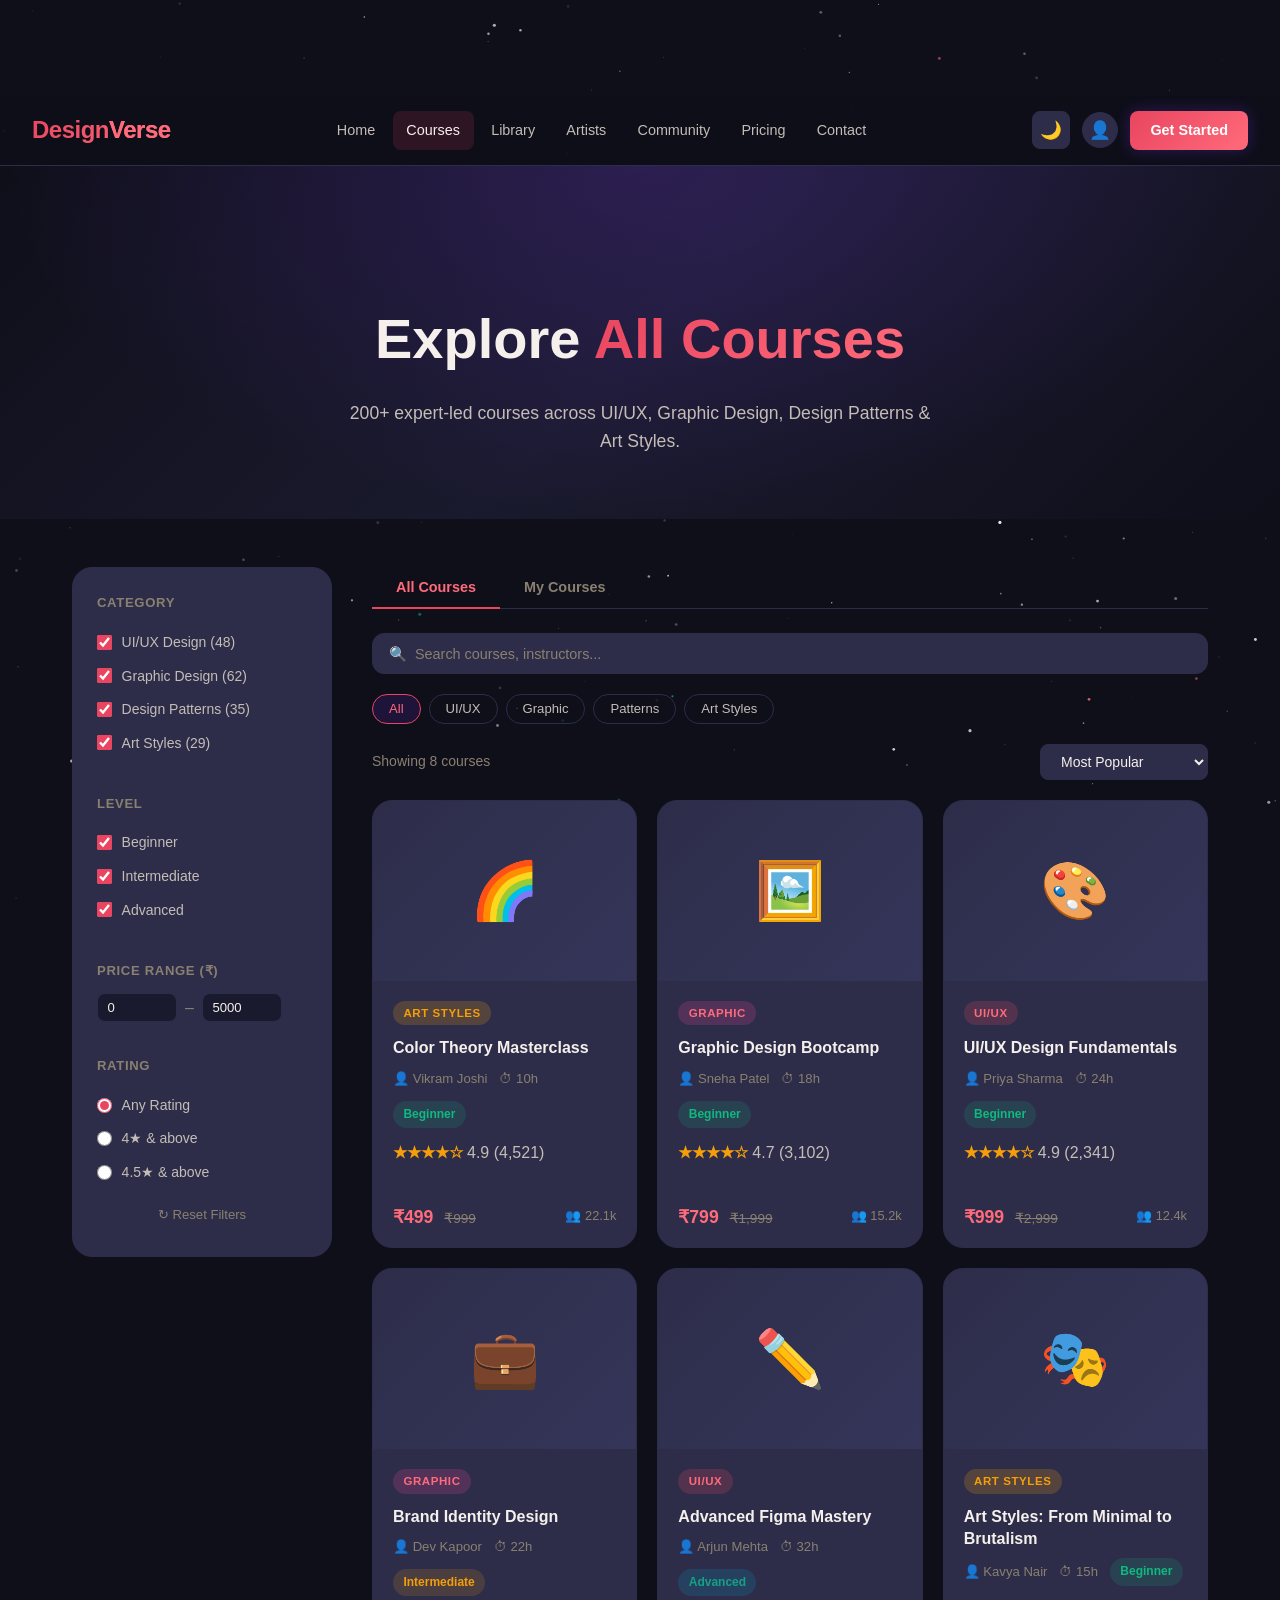
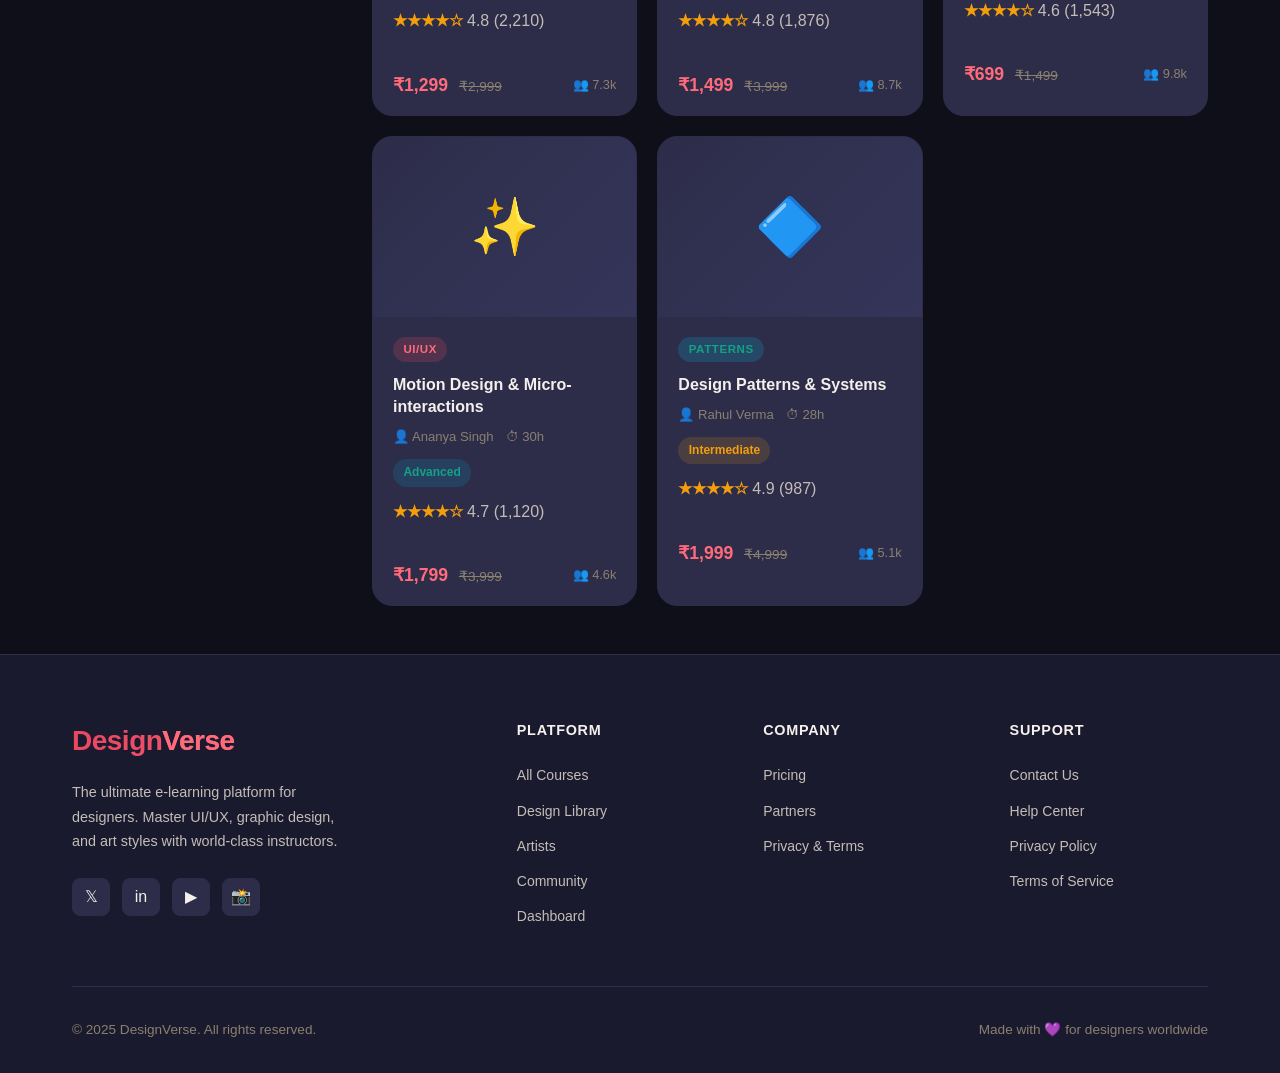
<file: courses.html>
﻿﻿<!DOCTYPE html>
<html lang="en">
<head>
  <meta charset="UTF-8"/>
  <meta name="viewport" content="width=device-width,initial-scale=1.0"/>
  <title>Courses - DesignVerse</title>
  <link rel="stylesheet" href="css/main.css"/>
  <style>
    body{padding-top:70px}
    .courses-layout{display:grid;grid-template-columns:260px 1fr;gap:2.5rem;padding:3rem 0}
    .filters-panel{background:var(--bg-card);border:1px solid var(--border);border-radius:var(--radius-lg);padding:1.5rem;height:fit-content;position:sticky;top:90px}
    .filter-title{font-size:.82rem;font-weight:700;text-transform:uppercase;letter-spacing:.05em;color:var(--text-muted);margin-bottom:.75rem;margin-top:1.25rem}
    .filter-title:first-child{margin-top:0}
    .filter-option{display:flex;align-items:center;gap:.6rem;padding:.35rem 0;cursor:pointer}
    .filter-option input{accent-color:var(--accent-primary);width:15px;height:15px;cursor:pointer}
    .filter-option label{font-size:.875rem;color:var(--text-secondary);cursor:pointer;user-select:none}
    .filter-option label:hover{color:var(--text-primary)}
    .filter-divider{height:1px;background:var(--border);margin:.75rem 0}
    .price-range{display:flex;gap:.5rem;align-items:center}
    .price-input{width:80px;padding:.4rem .6rem;background:var(--bg-secondary);border:1px solid var(--border);border-radius:var(--radius-sm);color:var(--text-primary);font-size:.82rem}
    .price-input:focus{outline:none;border-color:var(--accent-primary)}
    .btn-apply{width:100%;margin-top:1.25rem;padding:.65rem;background:var(--gradient-primary);border:none;border-radius:var(--radius-md);color:#fff;font-weight:600;cursor:pointer;transition:var(--transition)}
    .btn-apply:hover{opacity:.9}
    .btn-reset{width:100%;margin-top:.5rem;padding:.55rem;background:transparent;border:1px solid var(--border);border-radius:var(--radius-md);color:var(--text-muted);font-size:.82rem;cursor:pointer;transition:var(--transition)}
    .btn-reset:hover{border-color:var(--accent-primary);color:var(--text-primary)}
    .courses-header{display:flex;align-items:center;justify-content:space-between;margin-bottom:1.25rem;flex-wrap:wrap;gap:.75rem}
    .courses-count{font-size:.875rem;color:var(--text-muted)}
    .courses-sort{padding:.5rem 1rem;background:var(--bg-card);border:1px solid var(--border);border-radius:var(--radius-sm);color:var(--text-primary);font-size:.875rem;cursor:pointer}
    .search-bar{display:flex;gap:.75rem;margin-bottom:1.25rem}
    .search-input{flex:1;padding:.7rem 1rem;background:var(--bg-card);border:1px solid var(--border);border-radius:var(--radius-md);color:var(--text-primary);font-size:.9rem}
    .search-input:focus{outline:none;border-color:var(--accent-primary)}
    .search-input::placeholder{color:var(--text-muted)}
    .cat-tabs{display:flex;gap:.5rem;flex-wrap:wrap;margin-bottom:1.25rem}
    .cat-tab{padding:.4rem 1rem;border-radius:100px;border:1px solid var(--border);background:transparent;color:var(--text-secondary);font-size:.82rem;font-weight:500;cursor:pointer;transition:var(--transition)}
    .cat-tab:hover,.cat-tab.active{background:rgba(124,58,237,.15);border-color:var(--accent-primary);color:var(--accent-secondary)}
    .page-tabs{display:flex;gap:0;border-bottom:1px solid var(--border);margin-bottom:1.5rem}
    .page-tab{padding:.75rem 1.5rem;font-size:.9rem;font-weight:600;color:var(--text-muted);border:none;background:transparent;cursor:pointer;border-bottom:2px solid transparent;transition:var(--transition);margin-bottom:-1px}
    .page-tab.active{color:var(--accent-secondary);border-bottom-color:var(--accent-primary)}
    .courses-grid{display:grid;grid-template-columns:repeat(3,1fr);gap:1.25rem}
    .enrolled-progress-card{background:var(--bg-card);border:1px solid var(--border);border-radius:var(--radius-lg);padding:1.25rem;display:flex;gap:1rem;align-items:flex-start;transition:var(--transition);cursor:pointer;margin-bottom:1rem}
    .enrolled-progress-card:hover{border-color:var(--accent-primary);transform:translateY(-2px)}
    .ep-thumb{width:56px;height:56px;border-radius:var(--radius-md);display:flex;align-items:center;justify-content:center;font-size:1.75rem;flex-shrink:0}
    .ep-info{flex:1;min-width:0}
    .ep-title{font-size:.95rem;font-weight:700;margin-bottom:.2rem;white-space:nowrap;overflow:hidden;text-overflow:ellipsis}
    .ep-instructor{font-size:.75rem;color:var(--text-muted);margin-bottom:.6rem}
    .ep-prog-label{display:flex;justify-content:space-between;font-size:.75rem;color:var(--text-secondary);margin-bottom:.3rem}
    .ep-continue{margin-top:.6rem;padding:.35rem .85rem;background:var(--gradient-primary);border:none;border-radius:var(--radius-sm);color:#fff;font-size:.78rem;font-weight:600;cursor:pointer}
    .no-results{grid-column:1/-1;text-align:center;padding:3rem;color:var(--text-muted);font-size:.95rem}
    @media(max-width:1200px){.courses-grid{grid-template-columns:repeat(2,1fr)}}
    @media(max-width:1024px){.courses-layout{grid-template-columns:1fr}.filters-panel{display:none}}
    @media(max-width:640px){.courses-grid{grid-template-columns:1fr}}
  </style>
</head>
<body>
<header class="navbar" id="navbar"></header>
<div class="mobile-menu" id="mobile-menu"></div>

<div class="page-hero">
  <div class="container">
    <h1>Explore <span style="background:var(--gradient-primary);-webkit-background-clip:text;-webkit-text-fill-color:transparent">All Courses</span></h1>
    <p>200+ expert-led courses across UI/UX, Graphic Design, Design Patterns &amp; Art Styles.</p>
  </div>
</div>

<div class="container">
  <div class="courses-layout">
    <!-- Filters Sidebar -->
    <aside class="filters-panel">
      <div class="filter-title">Category</div>
      <div class="filter-option"><input type="checkbox" id="f-uiux" checked onchange="applyFilters()"/><label for="f-uiux">UI/UX Design (48)</label></div>
      <div class="filter-option"><input type="checkbox" id="f-graphic" checked onchange="applyFilters()"/><label for="f-graphic">Graphic Design (62)</label></div>
      <div class="filter-option"><input type="checkbox" id="f-pattern" checked onchange="applyFilters()"/><label for="f-pattern">Design Patterns (35)</label></div>
      <div class="filter-option"><input type="checkbox" id="f-art" checked onchange="applyFilters()"/><label for="f-art">Art Styles (29)</label></div>
      <div class="filter-divider"></div>
      <div class="filter-title">Level</div>
      <div class="filter-option"><input type="checkbox" id="f-beg" checked onchange="applyFilters()"/><label for="f-beg">Beginner</label></div>
      <div class="filter-option"><input type="checkbox" id="f-int" checked onchange="applyFilters()"/><label for="f-int">Intermediate</label></div>
      <div class="filter-option"><input type="checkbox" id="f-adv" checked onchange="applyFilters()"/><label for="f-adv">Advanced</label></div>
      <div class="filter-divider"></div>
      <div class="filter-title">Price Range (&#8377;)</div>
      <div class="price-range">
        <input class="price-input" type="number" id="price-min" value="0" min="0" oninput="applyFilters()"/>
        <span style="color:var(--text-muted)">&#8211;</span>
        <input class="price-input" type="number" id="price-max" value="5000" min="0" oninput="applyFilters()"/>
      </div>
      <div class="filter-divider"></div>
      <div class="filter-title">Rating</div>
      <div class="filter-option"><input type="radio" name="rating" id="r-any" value="0" checked onchange="applyFilters()"/><label for="r-any">Any Rating</label></div>
      <div class="filter-option"><input type="radio" name="rating" id="r-4" value="4" onchange="applyFilters()"/><label for="r-4">4&#9733; &amp; above</label></div>
      <div class="filter-option"><input type="radio" name="rating" id="r-45" value="4.5" onchange="applyFilters()"/><label for="r-45">4.5&#9733; &amp; above</label></div>
      <button class="btn-reset" onclick="resetFilters()">&#8635; Reset Filters</button>
    </aside>

    <!-- Main Content -->
    <div>
      <div class="page-tabs">
        <button class="page-tab active" onclick="switchPageTab('all',this)">All Courses</button>
        <button class="page-tab" onclick="switchPageTab('mycourses',this)" id="my-courses-tab">My Courses</button>
      </div>

      <!-- All Courses Panel -->
      <div id="panel-all">
        <div class="search-bar">
          <input class="search-input" id="search-input" type="text" placeholder="&#128269;  Search courses, instructors..." oninput="applyFilters()"/>
        </div>
        <div class="cat-tabs">
          <button class="cat-tab active" onclick="setCat('all',this)">All</button>
          <button class="cat-tab" onclick="setCat('uiux',this)">UI/UX</button>
          <button class="cat-tab" onclick="setCat('graphic',this)">Graphic</button>
          <button class="cat-tab" onclick="setCat('pattern',this)">Patterns</button>
          <button class="cat-tab" onclick="setCat('art',this)">Art Styles</button>
        </div>
        <div class="courses-header">
          <span class="courses-count" id="courses-count">Showing 8 courses</span>
          <select class="courses-sort" id="sort-select" onchange="applyFilters()">
            <option value="popular">Most Popular</option>
            <option value="rating">Highest Rated</option>
            <option value="price-low">Price: Low to High</option>
            <option value="price-high">Price: High to Low</option>
          </select>
        </div>
        <div class="courses-grid" id="courses-grid"></div>
      </div>

      <!-- My Courses Panel -->
      <div id="panel-mycourses" style="display:none">
        <div id="my-courses-content"></div>
      </div>
    </div>
  </div>
</div>

<footer class="footer" id="footer"></footer>
<script src="js/components.js"></script>
<script src="js/main.js"></script>
<script src="js/ads.js"></script>
<script>
  var activeCat = 'all';

  // Check URL param
  var urlCat = new URLSearchParams(window.location.search).get('cat');
  if (urlCat) {
    activeCat = urlCat;
    document.querySelectorAll('.cat-tab').forEach(function(t) {
      var matches = (urlCat==='uiux'&&t.textContent.includes('UI')) || (urlCat==='graphic'&&t.textContent.includes('Graphic')) || (urlCat==='pattern'&&t.textContent.includes('Pattern')) || (urlCat==='art'&&t.textContent.includes('Art'));
      t.classList.toggle('active', matches || (urlCat==='all'&&t.textContent==='All'));
    });
  }

  function setCat(cat, btn) {
    activeCat = cat;
    document.querySelectorAll('.cat-tab').forEach(function(t){t.classList.remove('active');});
    btn.classList.add('active');
    applyFilters();
  }

  function applyFilters() {
    var q = (document.getElementById('search-input').value || '').toLowerCase();
    var cats = {
      uiux: document.getElementById('f-uiux').checked,
      graphic: document.getElementById('f-graphic').checked,
      pattern: document.getElementById('f-pattern').checked,
      art: document.getElementById('f-art').checked
    };
    var levels = {
      Beginner: document.getElementById('f-beg').checked,
      Intermediate: document.getElementById('f-int').checked,
      Advanced: document.getElementById('f-adv').checked
    };
    var minPrice = parseInt(document.getElementById('price-min').value) || 0;
    var maxPrice = parseInt(document.getElementById('price-max').value) || 99999;
    var minRating = parseFloat(document.querySelector('input[name="rating"]:checked').value) || 0;
    var sortVal = document.getElementById('sort-select').value;

    var filtered = COURSES.filter(function(c) {
      var matchCat = activeCat === 'all' ? cats[c.category] : (c.category === activeCat && cats[c.category]);
      var matchLevel = levels[c.level];
      var matchPrice = c.price >= minPrice && c.price <= maxPrice;
      var matchRating = c.rating >= minRating;
      var matchQ = !q || c.title.toLowerCase().includes(q) || c.instructor.toLowerCase().includes(q);
      return matchCat && matchLevel && matchPrice && matchRating && matchQ;
    });

    if (sortVal === 'rating') filtered.sort(function(a,b){return b.rating-a.rating;});
    else if (sortVal === 'price-low') filtered.sort(function(a,b){return a.price-b.price;});
    else if (sortVal === 'price-high') filtered.sort(function(a,b){return b.price-a.price;});
    else filtered.sort(function(a,b){return b.reviews-a.reviews;});

    document.getElementById('courses-count').textContent = 'Showing ' + filtered.length + ' course' + (filtered.length!==1?'s':'');
    document.getElementById('courses-grid').innerHTML = filtered.length
      ? filtered.map(function(c){return renderCourseCard(c);}).join('')
      : '<div class="no-results">&#128269; No courses match your filters. <button onclick="resetFilters()" style="color:var(--accent-secondary);background:none;border:none;cursor:pointer;font-size:.95rem">Reset filters</button></div>';
  }

  function resetFilters() {
    document.getElementById('f-uiux').checked = true;
    document.getElementById('f-graphic').checked = true;
    document.getElementById('f-pattern').checked = true;
    document.getElementById('f-art').checked = true;
    document.getElementById('f-beg').checked = true;
    document.getElementById('f-int').checked = true;
    document.getElementById('f-adv').checked = true;
    document.getElementById('price-min').value = 0;
    document.getElementById('price-max').value = 5000;
    document.getElementById('r-any').checked = true;
    document.getElementById('search-input').value = '';
    activeCat = 'all';
    document.querySelectorAll('.cat-tab').forEach(function(t,i){t.classList.toggle('active',i===0);});
    applyFilters();
    showToast('Filters reset', 'info');
  }

  function switchPageTab(tab, btn) {
    document.querySelectorAll('.page-tab').forEach(function(t){t.classList.remove('active');});
    btn.classList.add('active');
    document.getElementById('panel-all').style.display = tab === 'all' ? 'block' : 'none';
    document.getElementById('panel-mycourses').style.display = tab === 'mycourses' ? 'block' : 'none';
    if (tab === 'mycourses') renderMyCourses();
  }

  function renderMyCourses() {
    var stored = Enrolled.get();

    // Seed demo enrollments for demo user if nothing enrolled yet
    if (stored.length === 0 && Auth.isLoggedIn()) {
      var DEMO_ENROLL = [
        { id:1, title:'UI/UX Design Fundamentals', instructor:'Priya Sharma', emoji:'&#127912;', bg:'rgba(124,58,237,0.2)', progress:68, duration:'24h', level:'Beginner', category:'uiux', tag:'UI/UX', tagClass:'tag-uiux', price:999, original:2999, rating:4.9, reviews:2341, students:'12.4k' },
        { id:8, title:'Color Theory Masterclass', instructor:'Vikram Joshi', emoji:'&#127752;', bg:'rgba(6,182,212,0.2)', progress:91, duration:'10h', level:'Beginner', category:'art', tag:'Art Styles', tagClass:'tag-art', price:499, original:999, rating:4.9, reviews:4521, students:'22.1k' },
        { id:3, title:'Graphic Design Bootcamp', instructor:'Sneha Patel', emoji:'&#128444;', bg:'rgba(236,72,153,0.2)', progress:42, duration:'18h', level:'Beginner', category:'graphic', tag:'Graphic', tagClass:'tag-graphic', price:799, original:1999, rating:4.7, reviews:3102, students:'15.2k' },
      ];
      DEMO_ENROLL.forEach(function(c) { Enrolled.add(c); });
      stored = Enrolled.get();
    }

    var el = document.getElementById('my-courses-content');

    if (stored.length === 0) {
      el.innerHTML = '<div style="text-align:center;padding:3rem;color:var(--text-muted)">' +
        '<div style="font-size:3rem;margin-bottom:1rem">&#128218;</div>' +
        '<p style="font-size:.95rem;margin-bottom:1rem">You have not enrolled in any courses yet.</p>' +
        '<a href="#" onclick="switchPageTab(\'all\',document.querySelector(\'.page-tab\'))" class="btn btn-primary btn-sm">Browse Courses</a>' +
        '</div>';
      return;
    }

    // Map stored enrollments to full course data from COURSES array
    var myCourses = stored.map(function(s) {
      var full = COURSES.find(function(c){ return c.id === s.id; });
      if (!full) return null;
      return Object.assign({}, full, {
        progress: s.progress || 0,
        bg: s.bg || 'rgba(124,58,237,0.2)',
        enrolledAt: s.enrolledAt
      });
    }).filter(Boolean);

    el.innerHTML =
      '<h3 style="font-size:1rem;font-weight:700;margin-bottom:1.25rem;color:var(--text-secondary)">&#128218; ' + myCourses.length + ' Course' + (myCourses.length !== 1 ? 's' : '') + ' Enrolled</h3>' +
      myCourses.map(function(c) {
        var bgMap = {uiux:'rgba(124,58,237,0.2)',graphic:'rgba(236,72,153,0.2)',pattern:'rgba(6,182,212,0.2)',art:'rgba(245,158,11,0.2)'};
        var bg = bgMap[c.category] || 'rgba(124,58,237,0.2)';
        return '<div class="enrolled-progress-card" onclick="window.location.href=\'course-detail.html?id='+c.id+'\'">' +
          '<div class="ep-thumb" style="background:'+bg+'">'+c.emoji+'</div>' +
          '<div class="ep-info">' +
            '<div class="ep-title">'+c.title+'</div>' +
            '<div class="ep-instructor">&#128100; '+c.instructor+' &middot; &#9201; '+c.duration+'</div>' +
            '<div class="ep-prog-label"><span>Progress</span><span>'+c.progress+'%</span></div>' +
            '<div class="progress-bar"><div class="progress-fill" style="width:'+c.progress+'%"></div></div>' +
            '<button class="ep-continue" onclick="event.stopPropagation();showToast(\'Resuming...\',\'info\')">'+(c.progress===100?'&#128257; Review':'&#9654; Continue')+'</button>' +
          '</div></div>';
      }).join('');
  }
  // Initial render
  applyFilters();
</script>
</body>
</html>
</file>
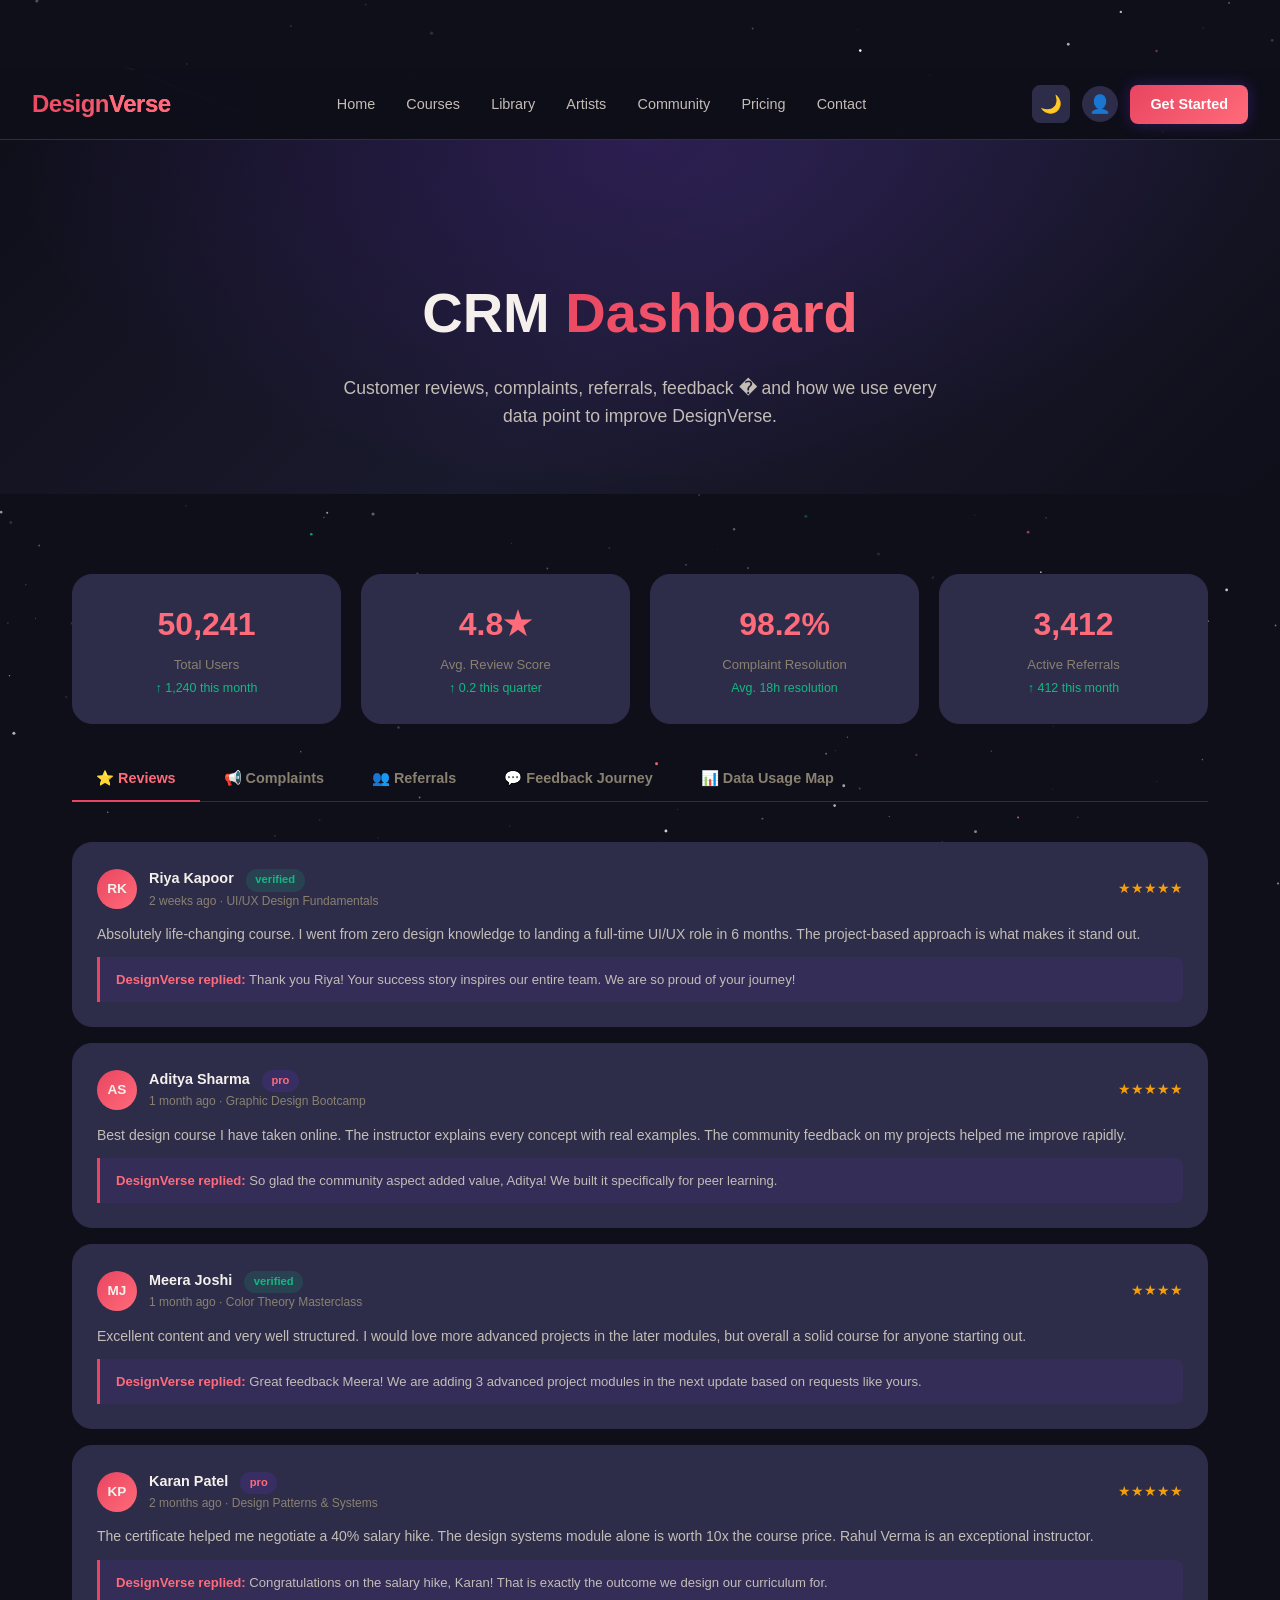
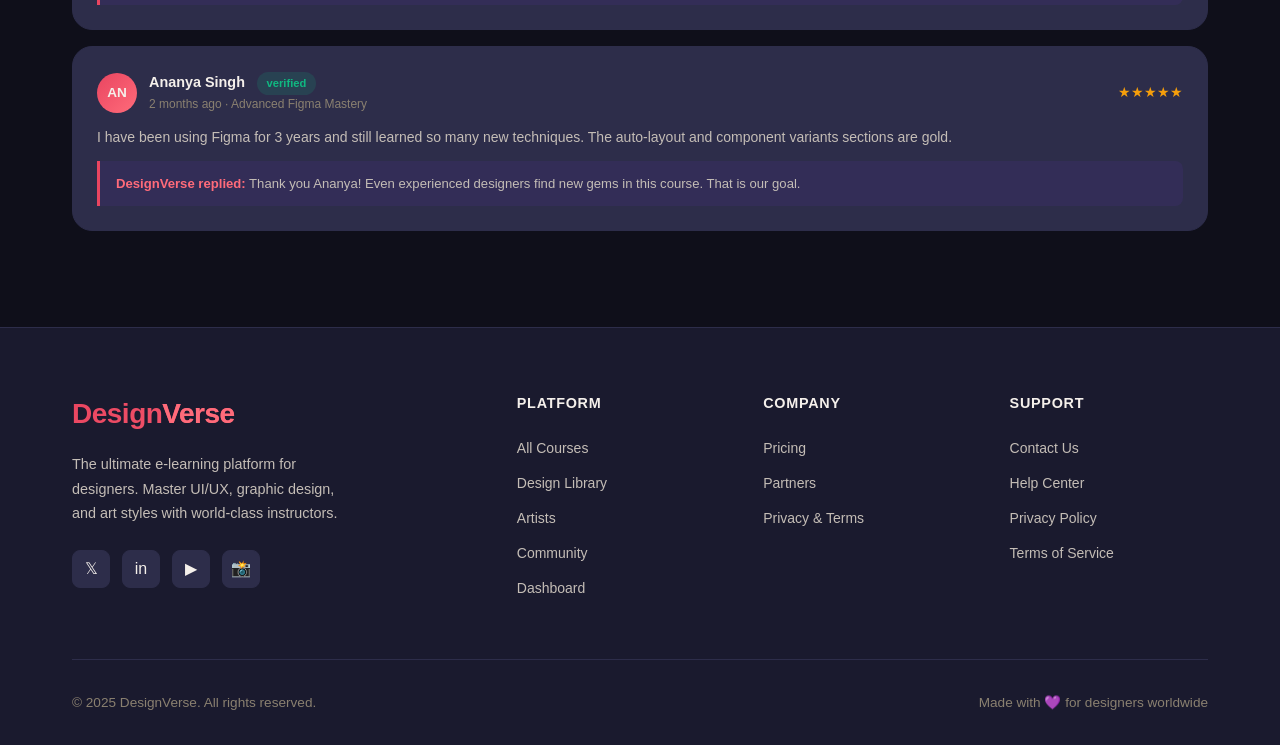
<file: crm.html>
<!DOCTYPE html>
<html lang="en">
<head>
  <meta charset="UTF-8"/>
  <meta name="viewport" content="width=device-width,initial-scale=1.0"/>
  <title>CRM - DesignVerse</title>
  <link rel="stylesheet" href="css/main.css"/>
  <style>
    body{padding-top:70px}
    .crm-tabs{display:flex;gap:0;border-bottom:1px solid var(--border);margin-bottom:2.5rem;flex-wrap:wrap}
    .crm-tab{padding:.85rem 1.5rem;font-size:.9rem;font-weight:600;color:var(--text-muted);border:none;background:transparent;cursor:pointer;border-bottom:2px solid transparent;transition:var(--transition);margin-bottom:-1px}
    .crm-tab.active{color:var(--accent-secondary);border-bottom-color:var(--accent-primary)}
    .tab-panel{display:none}.tab-panel.active{display:block}
    .crm-stats{display:grid;grid-template-columns:repeat(4,1fr);gap:1.25rem;margin-bottom:2rem}
    .cs{background:var(--bg-card);border:1px solid var(--border);border-radius:var(--radius-lg);padding:1.5rem;text-align:center}
    .cs-val{font-size:2rem;font-weight:800;color:var(--accent-secondary)}
    .cs-label{font-size:.82rem;color:var(--text-muted);margin-top:.25rem}
    .cs-change{font-size:.78rem;color:#10b981;margin-top:.25rem}
    .review-card{background:var(--bg-card);border:1px solid var(--border);border-radius:var(--radius-lg);padding:1.5rem;margin-bottom:1rem;transition:var(--transition)}
    .review-card:hover{border-color:var(--border-light)}
    .review-header{display:flex;align-items:center;gap:.75rem;margin-bottom:.75rem}
    .rav{width:40px;height:40px;border-radius:50%;background:var(--gradient-primary);display:flex;align-items:center;justify-content:center;font-weight:700;font-size:.85rem;flex-shrink:0}
    .rname{font-weight:600;font-size:.9rem}
    .rdate{font-size:.75rem;color:var(--text-muted)}
    .rstars{color:var(--accent-gold);font-size:.85rem}
    .rtag{display:inline-block;padding:.15rem .6rem;border-radius:100px;font-size:.7rem;font-weight:700;margin-left:.5rem}
    .tag-verified{background:rgba(16,185,129,.15);color:#10b981}
    .tag-pro{background:rgba(124,58,237,.15);color:var(--accent-secondary)}
    .rtext{font-size:.875rem;color:var(--text-secondary);line-height:1.6;margin-bottom:.75rem}
    .r-response{background:rgba(124,58,237,.08);border-left:3px solid var(--accent-primary);padding:.75rem 1rem;border-radius:0 var(--radius-sm) var(--radius-sm) 0;font-size:.82rem;color:var(--text-secondary);margin-top:.5rem}
    .r-response strong{color:var(--accent-secondary)}
    .complaint-card{background:var(--bg-card);border:1px solid var(--border);border-radius:var(--radius-lg);padding:1.5rem;margin-bottom:1rem}
    .complaint-header{display:flex;align-items:center;justify-content:space-between;margin-bottom:.75rem}
    .complaint-id{font-size:.78rem;color:var(--text-muted);font-family:monospace}
    .status-badge{padding:.2rem .65rem;border-radius:100px;font-size:.72rem;font-weight:700}
    .s-resolved{background:rgba(16,185,129,.15);color:#10b981}
    .s-progress{background:rgba(245,158,11,.15);color:var(--accent-gold)}
    .s-open{background:rgba(239,68,68,.15);color:#ef4444}
    .complaint-title{font-size:.9rem;font-weight:600;margin-bottom:.5rem}
    .complaint-desc{font-size:.82rem;color:var(--text-secondary);line-height:1.6;margin-bottom:.75rem}
    .complaint-timeline{display:flex;flex-direction:column;gap:.5rem;padding-left:1rem;border-left:2px solid var(--border)}
    .ct-item{font-size:.78rem;color:var(--text-muted);position:relative;padding-left:.75rem}
    .ct-item::before{content:'';position:absolute;left:-5px;top:6px;width:8px;height:8px;border-radius:50%;background:var(--accent-primary)}
    .ct-item strong{color:var(--text-secondary)}
    .referral-card{background:var(--bg-card);border:1px solid var(--border);border-radius:var(--radius-lg);padding:1.5rem;margin-bottom:1rem;display:flex;align-items:center;gap:1rem}
    .ref-avatar{width:44px;height:44px;border-radius:50%;background:var(--gradient-primary);display:flex;align-items:center;justify-content:center;font-weight:700;font-size:.9rem;flex-shrink:0}
    .ref-info{flex:1}
    .ref-name{font-weight:600;font-size:.9rem;margin-bottom:.2rem}
    .ref-meta{font-size:.78rem;color:var(--text-muted)}
    .ref-reward{font-size:.9rem;font-weight:700;color:#10b981}
    .feedback-journey{position:relative;padding:2rem 0}
    .fj-line{position:absolute;left:24px;top:0;bottom:0;width:2px;background:var(--border)}
    .fj-item{display:flex;gap:1.25rem;margin-bottom:2rem;position:relative}
    .fj-dot{width:48px;height:48px;border-radius:50%;display:flex;align-items:center;justify-content:center;font-size:1.25rem;flex-shrink:0;z-index:1;border:2px solid var(--border)}
    .fj-dot.done{border-color:var(--accent-primary);background:rgba(124,58,237,.15)}
    .fj-dot.active{border-color:#10b981;background:rgba(16,185,129,.15)}
    .fj-content{flex:1;padding-top:.5rem}
    .fj-title{font-weight:700;font-size:.95rem;margin-bottom:.25rem}
    .fj-date{font-size:.75rem;color:var(--text-muted);margin-bottom:.5rem}
    .fj-desc{font-size:.85rem;color:var(--text-secondary);line-height:1.6}
    .fj-improvement{background:rgba(16,185,129,.08);border:1px solid rgba(16,185,129,.2);border-radius:var(--radius-md);padding:.75rem 1rem;margin-top:.5rem;font-size:.82rem;color:#10b981}
    .map-container{background:var(--bg-card);border:1px solid var(--border);border-radius:var(--radius-xl);padding:2rem;margin-bottom:2rem}
    .map-title{font-size:1rem;font-weight:700;margin-bottom:1.5rem}
    .data-flow{display:grid;grid-template-columns:repeat(5,1fr);gap:.5rem;align-items:center;text-align:center}
    .df-node{background:var(--bg-secondary);border:1px solid var(--border);border-radius:var(--radius-md);padding:1rem .75rem}
    .df-node .icon{font-size:1.75rem;margin-bottom:.5rem}
    .df-node .label{font-size:.75rem;font-weight:600;color:var(--text-secondary)}
    .df-arrow{font-size:1.5rem;color:var(--accent-primary)}
    .purpose-grid{display:grid;grid-template-columns:repeat(3,1fr);gap:1.25rem;margin-top:1.5rem}
    .purpose-card{background:var(--bg-secondary);border:1px solid var(--border);border-radius:var(--radius-lg);padding:1.25rem}
    .purpose-card h4{font-size:.875rem;font-weight:700;margin-bottom:.5rem;color:var(--accent-secondary)}
    .purpose-card p{font-size:.8rem;color:var(--text-secondary);line-height:1.6}
    @media(max-width:1024px){.crm-stats{grid-template-columns:repeat(2,1fr)}.data-flow{grid-template-columns:1fr}.df-arrow{transform:rotate(90deg)}.purpose-grid{grid-template-columns:1fr 1fr}}
    @media(max-width:640px){.purpose-grid{grid-template-columns:1fr}}
  </style>
</head>
<body>
<header class="navbar" id="navbar"></header>
<div class="mobile-menu" id="mobile-menu"></div>
<div class="page-hero">
  <div class="container">
    <h1>CRM <span style="background:var(--gradient-primary);-webkit-background-clip:text;-webkit-text-fill-color:transparent">Dashboard</span></h1>
    <p>Customer reviews, complaints, referrals, feedback � and how we use every data point to improve DesignVerse.</p>
  </div>
</div>
<div class="section">
  <div class="container">
    <div class="crm-stats">
      <div class="cs"><div class="cs-val">50,241</div><div class="cs-label">Total Users</div><div class="cs-change">&#8593; 1,240 this month</div></div>
      <div class="cs"><div class="cs-val">4.8&#9733;</div><div class="cs-label">Avg. Review Score</div><div class="cs-change">&#8593; 0.2 this quarter</div></div>
      <div class="cs"><div class="cs-val">98.2%</div><div class="cs-label">Complaint Resolution</div><div class="cs-change">Avg. 18h resolution</div></div>
      <div class="cs"><div class="cs-val">3,412</div><div class="cs-label">Active Referrals</div><div class="cs-change">&#8593; 412 this month</div></div>
    </div>
    <div class="crm-tabs">
      <button class="crm-tab active" onclick="switchTab('reviews',this)">&#11088; Reviews</button>
      <button class="crm-tab" onclick="switchTab('complaints',this)">&#128226; Complaints</button>
      <button class="crm-tab" onclick="switchTab('referrals',this)">&#128101; Referrals</button>
      <button class="crm-tab" onclick="switchTab('feedback',this)">&#128172; Feedback Journey</button>
      <button class="crm-tab" onclick="switchTab('datamap',this)">&#128202; Data Usage Map</button>
    </div>

    <!-- Reviews -->
    <div class="tab-panel active" id="tab-reviews">
      <div id="reviews-list"></div>
    </div>

    <!-- Complaints -->
    <div class="tab-panel" id="tab-complaints">
      <div id="complaints-list"></div>
    </div>

    <!-- Referrals -->
    <div class="tab-panel" id="tab-referrals">
      <div style="background:linear-gradient(135deg,#1a0a2e,#0a0a1f);border:1px solid var(--border);border-radius:var(--radius-xl);padding:2rem;margin-bottom:2rem;display:flex;gap:2rem;align-items:center;flex-wrap:wrap">
        <div style="flex:1;min-width:200px">
          <div class="section-tag" style="margin-bottom:.75rem">Referral Program</div>
          <h2 style="font-size:1.5rem;font-weight:800;margin-bottom:.5rem">Earn &#8377;200 per Referral</h2>
          <p style="color:var(--text-secondary);font-size:.9rem;margin-bottom:1rem">Share your unique link. When a friend signs up and purchases Pro, you both get rewarded.</p>
          <div style="display:flex;gap:.75rem;flex-wrap:wrap">
            <div style="background:rgba(124,58,237,.15);border:1px solid rgba(124,58,237,.3);border-radius:var(--radius-md);padding:.6rem 1rem;font-size:.85rem;font-weight:600;color:var(--accent-secondary)">Your link: designverse.com/ref/DS2025</div>
            <button class="btn btn-primary btn-sm" onclick="showToast('Link copied to clipboard!','success')">&#128203; Copy Link</button>
          </div>
        </div>
        <div style="display:grid;grid-template-columns:1fr 1fr;gap:1rem;min-width:240px">
          <div style="background:rgba(124,58,237,.1);border-radius:var(--radius-md);padding:1rem;text-align:center"><div style="font-size:1.5rem;font-weight:800;color:var(--accent-secondary)">24</div><div style="font-size:.78rem;color:var(--text-muted)">Total Referrals</div></div>
          <div style="background:rgba(16,185,129,.1);border-radius:var(--radius-md);padding:1rem;text-align:center"><div style="font-size:1.5rem;font-weight:800;color:#10b981">&#8377;4,800</div><div style="font-size:.78rem;color:var(--text-muted)">Earned</div></div>
          <div style="background:rgba(245,158,11,.1);border-radius:var(--radius-md);padding:1rem;text-align:center"><div style="font-size:1.5rem;font-weight:800;color:var(--accent-gold)">18</div><div style="font-size:.78rem;color:var(--text-muted)">Converted</div></div>
          <div style="background:rgba(6,182,212,.1);border-radius:var(--radius-md);padding:1rem;text-align:center"><div style="font-size:1.5rem;font-weight:800;color:var(--accent-cyan)">75%</div><div style="font-size:.78rem;color:var(--text-muted)">Conversion</div></div>
        </div>
      </div>
      <div id="referrals-list"></div>
    </div>

    <!-- Feedback Journey -->
    <div class="tab-panel" id="tab-feedback">
      <div style="background:var(--bg-card);border:1px solid var(--border);border-radius:var(--radius-xl);padding:2rem;margin-bottom:2rem">
        <h3 style="margin-bottom:.5rem">&#128161; Real Example: How Feedback Becomes a Feature</h3>
        <p style="color:var(--text-secondary);font-size:.875rem;margin-bottom:2rem">Follow the journey of a single user feedback from submission to a live platform improvement.</p>
        <div class="feedback-journey">
          <div class="fj-line"></div>
          <div class="fj-item">
            <div class="fj-dot done">&#128172;</div>
            <div class="fj-content">
              <div class="fj-title">Feedback Submitted</div>
              <div class="fj-date">March 15, 2024 &mdash; Riya Kapoor (Pro User)</div>
              <div class="fj-desc">"The course player doesn't remember where I left off when I switch devices. I have to scroll through all lessons to find my place. Very frustrating!"</div>
            </div>
          </div>
          <div class="fj-item">
            <div class="fj-dot done">&#128202;</div>
            <div class="fj-content">
              <div class="fj-title">Feedback Analyzed &amp; Validated</div>
              <div class="fj-date">March 18, 2024 &mdash; Product Team</div>
              <div class="fj-desc">Cross-referenced with 847 similar complaints in our CRM. 62% of users reported the same issue. Prioritized as P1 bug in the next sprint.</div>
            </div>
          </div>
          <div class="fj-item">
            <div class="fj-dot done">&#128736;</div>
            <div class="fj-content">
              <div class="fj-title">Development Started</div>
              <div class="fj-date">April 2, 2024 &mdash; Engineering Team</div>
              <div class="fj-desc">Cross-device progress sync implemented using server-side session storage. Tested across iOS, Android, Chrome, Safari.</div>
            </div>
          </div>
          <div class="fj-item">
            <div class="fj-dot done">&#128640;</div>
            <div class="fj-content">
              <div class="fj-title">Feature Shipped</div>
              <div class="fj-date">April 20, 2024 &mdash; v2.4.0 Release</div>
              <div class="fj-desc">Cross-device progress sync launched. All users notified via email and in-app notification. Release notes published.</div>
              <div class="fj-improvement">&#9989; Improvement: Course progress now syncs instantly across all devices. Resume exactly where you left off.</div>
            </div>
          </div>
          <div class="fj-item">
            <div class="fj-dot done">&#128140;</div>
            <div class="fj-content">
              <div class="fj-title">User Notified &amp; Thanked</div>
              <div class="fj-date">April 21, 2024</div>
              <div class="fj-desc">Riya received a personal email: "Your feedback directly led to this improvement. As a thank you, we've added 1 month of Pro to your account."</div>
            </div>
          </div>
          <div class="fj-item">
            <div class="fj-dot active">&#127942;</div>
            <div class="fj-content">
              <div class="fj-title">Impact Measured � 10 Months Later</div>
              <div class="fj-date">January 2025 &mdash; Analytics Report</div>
              <div class="fj-desc">Course completion rate increased from 61% to 85%. Mobile usage up 34%. Support tickets about progress loss dropped by 94%.</div>
              <div class="fj-improvement">&#128200; Result: 12,400 learners directly benefited. NPS score improved by 18 points. Feature rated 4.9/5 in user surveys.</div>
            </div>
          </div>
        </div>
      </div>
    </div>

    <!-- Data Usage Map -->
    <div class="tab-panel" id="tab-datamap">
      <div class="map-container">
        <div class="map-title">&#128202; How We Use Your Data � Full Transparency Map</div>
        <div class="data-flow">
          <div class="df-node"><div class="icon">&#128100;</div><div class="label">User Submits Data</div></div>
          <div class="df-arrow">&#8594;</div>
          <div class="df-node"><div class="icon">&#128737;</div><div class="label">Validated &amp; Encrypted</div></div>
          <div class="df-arrow">&#8594;</div>
          <div class="df-node"><div class="icon">&#128202;</div><div class="label">Analyzed by Team</div></div>
          <div class="df-arrow">&#8594;</div>
          <div class="df-node"><div class="icon">&#128640;</div><div class="label">Improvement Shipped</div></div>
        </div>
        <div class="purpose-grid">
          <div class="purpose-card"><h4>&#128218; Learning Data</h4><p>Course progress, quiz scores, and time-on-task are used to personalize your learning path and recommend next courses. Never shared externally.</p></div>
          <div class="purpose-card"><h4>&#11088; Review Data</h4><p>Reviews are analyzed to identify weak course sections. Instructors receive aggregated feedback to improve content quality.</p></div>
          <div class="purpose-card"><h4>&#128226; Complaint Data</h4><p>Complaints are categorized and tracked. Recurring issues trigger engineering sprints. Resolution time is monitored as a KPI.</p></div>
          <div class="purpose-card"><h4>&#128172; Feedback Data</h4><p>Feature requests are voted on by the community. Top-voted items enter our product roadmap. You can track status in the Feedback Portal.</p></div>
          <div class="purpose-card"><h4>&#128101; Referral Data</h4><p>Referral patterns help us understand which channels bring the most engaged learners. Used to optimize our affiliate program rewards.</p></div>
          <div class="purpose-card"><h4>&#128200; Usage Analytics</h4><p>Anonymized page views, click patterns, and session data help us improve UX. No personally identifiable information is used in analytics.</p></div>
        </div>
      </div>
    </div>
  </div>
</div>
<footer class="footer" id="footer"></footer>
<script src="js/components.js"></script>
<script src="js/main.js"></script>
<script>
function switchTab(tab,btn){
  document.querySelectorAll('.crm-tab').forEach(function(t){t.classList.remove('active');});
  document.querySelectorAll('.tab-panel').forEach(function(p){p.classList.remove('active');});
  btn.classList.add('active');
  document.getElementById('tab-'+tab).classList.add('active');
}
var REVIEWS=[
  {init:'RK',name:'Riya Kapoor',role:'UI/UX Designer @ Zomato',stars:5,tag:'verified',date:'2 weeks ago',course:'UI/UX Design Fundamentals',text:'Absolutely life-changing course. I went from zero design knowledge to landing a full-time UI/UX role in 6 months. The project-based approach is what makes it stand out.',response:'Thank you Riya! Your success story inspires our entire team. We are so proud of your journey!'},
  {init:'AS',name:'Aditya Sharma',role:'Graphic Designer @ Canva',stars:5,tag:'pro',date:'1 month ago',course:'Graphic Design Bootcamp',text:'Best design course I have taken online. The instructor explains every concept with real examples. The community feedback on my projects helped me improve rapidly.',response:'So glad the community aspect added value, Aditya! We built it specifically for peer learning.'},
  {init:'MJ',name:'Meera Joshi',role:'Freelance Designer',stars:4,tag:'verified',date:'1 month ago',course:'Color Theory Masterclass',text:'Excellent content and very well structured. I would love more advanced projects in the later modules, but overall a solid course for anyone starting out.',response:'Great feedback Meera! We are adding 3 advanced project modules in the next update based on requests like yours.'},
  {init:'KP',name:'Karan Patel',role:'Art Director @ Ogilvy',stars:5,tag:'pro',date:'2 months ago',course:'Design Patterns & Systems',text:'The certificate helped me negotiate a 40% salary hike. The design systems module alone is worth 10x the course price. Rahul Verma is an exceptional instructor.',response:'Congratulations on the salary hike, Karan! That is exactly the outcome we design our curriculum for.'},
  {init:'AN',name:'Ananya Singh',role:'Senior Designer @ Flipkart',stars:5,tag:'verified',date:'2 months ago',course:'Advanced Figma Mastery',text:'I have been using Figma for 3 years and still learned so many new techniques. The auto-layout and component variants sections are gold.',response:'Thank you Ananya! Even experienced designers find new gems in this course. That is our goal.'},
];
document.getElementById('reviews-list').innerHTML=REVIEWS.map(function(r){
  return '<div class="review-card"><div class="review-header"><div class="rav">'+r.init+'</div><div><div class="rname">'+r.name+' <span class="rtag tag-'+r.tag+'">'+r.tag+'</span></div><div class="rdate">'+r.date+' &middot; '+r.course+'</div></div><div class="rstars" style="margin-left:auto">'+'&#9733;'.repeat(r.stars)+'</div></div><p class="rtext">'+r.text+'</p><div class="r-response"><strong>DesignVerse replied:</strong> '+r.response+'</div></div>';
}).join('');
var COMPLAINTS=[
  {id:'CMP-2025-0041',status:'resolved',title:'Video not loading on mobile Safari',user:'Vikram Nair',date:'Jan 12, 2025',desc:'Course videos fail to load on iPhone 14 Pro using Safari 17. Spinner shows indefinitely. Chrome on same device works fine.',timeline:[{t:'Jan 12',e:'Complaint received and acknowledged'},{ t:'Jan 13',e:'Reproduced on iOS Safari 17 � confirmed bug'},{ t:'Jan 14',e:'Fix deployed: HLS stream fallback added for Safari'},{ t:'Jan 15',e:'User confirmed resolved. Ticket closed'}]},
  {id:'CMP-2025-0038',status:'resolved',title:'Certificate not generating after course completion',user:'Priya Reddy',date:'Jan 8, 2025',desc:'Completed Color Theory Masterclass (100%) but certificate download button is greyed out. Refreshed multiple times, cleared cache � still not working.',timeline:[{t:'Jan 8',e:'Complaint received'},{ t:'Jan 9',e:'Database issue found: completion flag not set for batch of 23 users'},{ t:'Jan 9',e:'Hotfix deployed. Certificates generated for all affected users'},{ t:'Jan 10',e:'All 23 users emailed with apology and 1-month Pro extension'}]},
  {id:'CMP-2025-0035',status:'progress',title:'Payment deducted but enrollment not confirmed',user:'Rohit Kumar',date:'Jan 5, 2025',desc:'Paid for UI/UX Fundamentals via UPI. Money deducted from account but course shows as not enrolled. Transaction ID: RZP2025010512345.',timeline:[{t:'Jan 5',e:'Complaint received. Payment gateway logs requested'},{ t:'Jan 6',e:'Confirmed payment received. Enrollment webhook failed'},{ t:'Jan 7',e:'Manual enrollment done. Refund of duplicate charge processed'}]},
];
document.getElementById('complaints-list').innerHTML=COMPLAINTS.map(function(c){
  var sc=c.status==='resolved'?'s-resolved':c.status==='progress'?'s-progress':'s-open';
  var sl=c.status==='resolved'?'Resolved':c.status==='progress'?'In Progress':'Open';
  return '<div class="complaint-card"><div class="complaint-header"><span class="complaint-id">'+c.id+'</span><span class="status-badge '+sc+'">'+sl+'</span></div><div class="complaint-title">'+c.title+'</div><div style="font-size:.78rem;color:var(--text-muted);margin-bottom:.5rem">Reported by '+c.user+' &middot; '+c.date+'</div><div class="complaint-desc">'+c.desc+'</div><div class="complaint-timeline">'+c.timeline.map(function(t){return '<div class="ct-item"><strong>'+t.t+':</strong> '+t.e+'</div>';}).join('')+'</div></div>';
}).join('');
var REFS=[
  {init:'RK',name:'Riya Kapoor',date:'Jan 2025',referred:'Aditya Sharma',plan:'Pro',reward:'&#8377;200',status:'paid'},
  {init:'AS',name:'Aditya Sharma',date:'Dec 2024',referred:'Meera Joshi',plan:'Pro',reward:'&#8377;200',status:'paid'},
  {init:'KP',name:'Karan Patel',date:'Dec 2024',referred:'Sneha Gupta',plan:'Team',reward:'&#8377;500',status:'paid'},
  {init:'AN',name:'Ananya Singh',date:'Nov 2024',referred:'Dev Mehta',plan:'Pro',reward:'&#8377;200',status:'pending'},
  {init:'VN',name:'Vikram Nair',date:'Nov 2024',referred:'Rohit Kumar',plan:'Free',reward:'&#8377;0',status:'pending'},
];
document.getElementById('referrals-list').innerHTML=REFS.map(function(r){
  return '<div class="referral-card"><div class="ref-avatar">'+r.init+'</div><div class="ref-info"><div class="ref-name">'+r.name+'</div><div class="ref-meta">Referred: <strong>'+r.referred+'</strong> &middot; '+r.plan+' Plan &middot; '+r.date+'</div></div><div><div class="ref-reward">'+r.reward+'</div><div style="font-size:.72rem;color:var(--text-muted);margin-top:.2rem">'+r.status+'</div></div></div>';
}).join('');
</script>
</body>
</html>
</file>
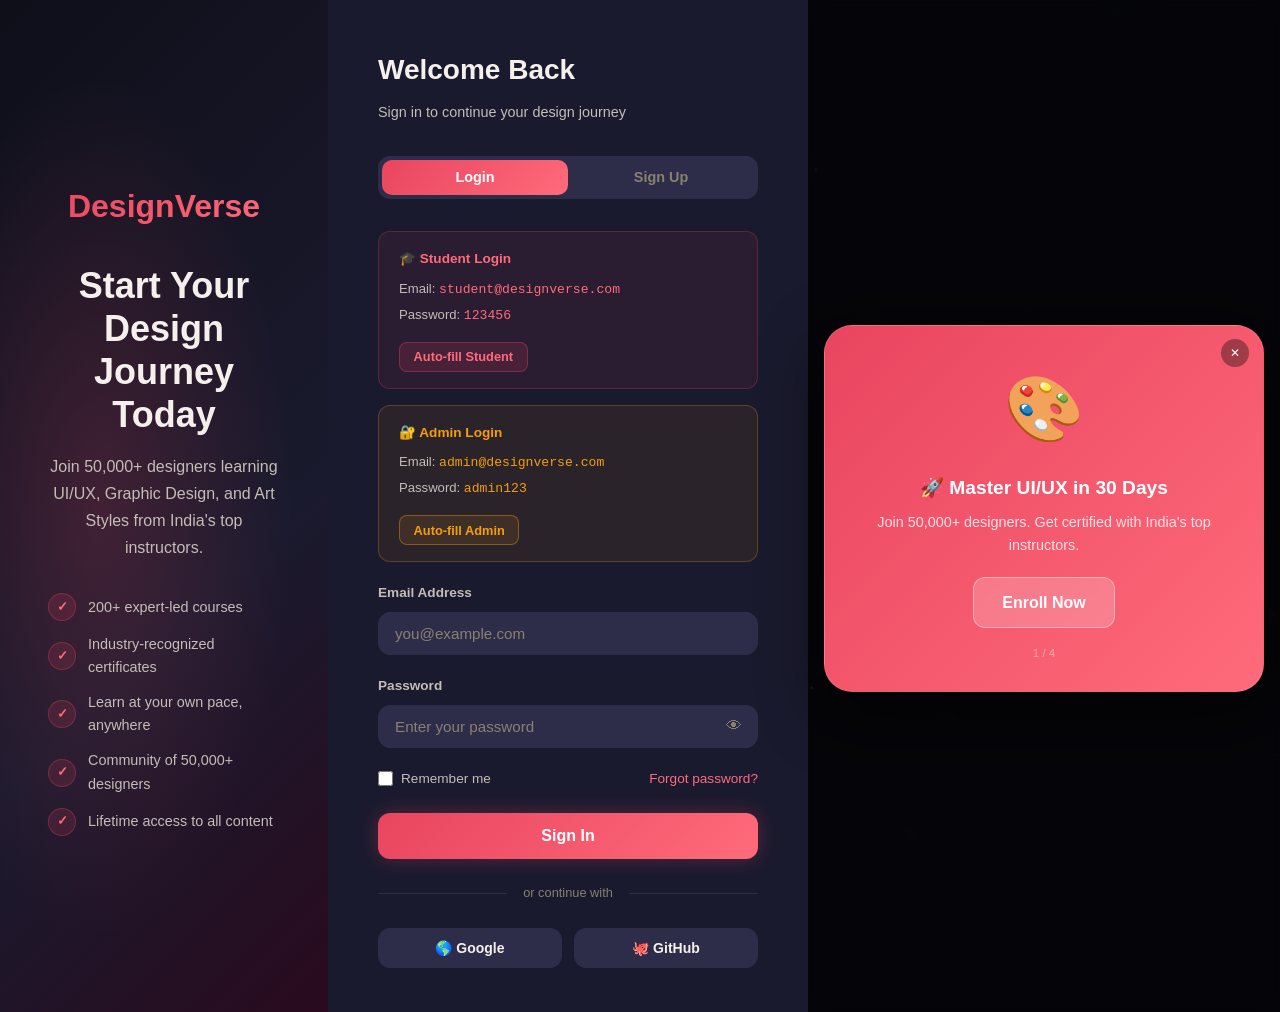
<file: dashboard.html>
<!DOCTYPE html>
<html lang="en">
<head>
  <meta charset="UTF-8" />
  <meta name="viewport" content="width=device-width, initial-scale=1.0" />
  <title>Dashboard - DesignVerse</title>
  <link rel="stylesheet" href="css/main.css" />
  <style>
    body { padding-top: 70px; }
    .dash-layout { display: grid; grid-template-columns: 260px 1fr; min-height: calc(100vh - 70px); }
    .sidebar { background: var(--bg-secondary); border-right: 1px solid var(--border); padding: 2rem 1.25rem; position: sticky; top: 70px; height: calc(100vh - 70px); overflow-y: auto; }
    .sidebar-user { text-align: center; margin-bottom: 2rem; padding-bottom: 1.5rem; border-bottom: 1px solid var(--border); }
    .sidebar-avatar { width: 64px; height: 64px; border-radius: 50%; background: var(--gradient-primary); display: flex; align-items: center; justify-content: center; font-size: 1.5rem; font-weight: 800; margin: 0 auto 0.75rem; }
    .sidebar-name { font-weight: 700; font-size: 1rem; margin-bottom: 0.25rem; }
    .sidebar-email { font-size: 0.78rem; color: var(--text-muted); }
    .sidebar-xp { margin-top: 0.75rem; background: rgba(124,58,237,0.1); border-radius: var(--radius-sm); padding: 0.5rem 0.75rem; font-size: 0.8rem; color: var(--accent-secondary); font-weight: 600; }
    .sidebar-nav { display: flex; flex-direction: column; gap: 0.25rem; }
    .sidebar-nav a { display: flex; align-items: center; gap: 0.75rem; padding: 0.7rem 1rem; border-radius: var(--radius-sm); font-size: 0.9rem; font-weight: 500; color: var(--text-secondary); transition: var(--transition); cursor: pointer; }
    .sidebar-nav a:hover, .sidebar-nav a.active { background: rgba(124,58,237,0.15); color: var(--text-primary); }
    .dash-main { padding: 2.5rem; overflow-y: auto; }
    .dash-greeting { margin-bottom: 2rem; }
    .dash-greeting h1 { font-size: 1.75rem; font-weight: 800; margin-bottom: 0.25rem; }
    .dash-greeting p { color: var(--text-secondary); font-size: 0.95rem; }
    .stats-row { display: grid; grid-template-columns: repeat(4,1fr); gap: 1.25rem; margin-bottom: 2.5rem; }
    .stat-card { background: var(--bg-card); border: 1px solid var(--border); border-radius: var(--radius-lg); padding: 1.5rem; transition: var(--transition); }
    .stat-card:hover { border-color: var(--border-light); transform: translateY(-2px); }
    .stat-card-icon { font-size: 1.75rem; margin-bottom: 0.75rem; }
    .stat-card-val { font-size: 1.75rem; font-weight: 800; margin-bottom: 0.25rem; }
    .stat-card-label { font-size: 0.82rem; color: var(--text-muted); }
    .stat-card-change { font-size: 0.78rem; color: #10b981; margin-top: 0.25rem; }
    .dash-section-title { font-size: 1.15rem; font-weight: 700; margin-bottom: 1.25rem; display: flex; align-items: center; justify-content: space-between; }
    .dash-section-title a { font-size: 0.82rem; color: var(--accent-secondary); font-weight: 500; }
    .enrolled-grid { display: grid; grid-template-columns: repeat(2,1fr); gap: 1.25rem; margin-bottom: 2.5rem; }
    .enrolled-card { background: var(--bg-card); border: 1px solid var(--border); border-radius: var(--radius-lg); padding: 1.25rem; display: flex; gap: 1rem; align-items: flex-start; transition: var(--transition); cursor: pointer; }
    .enrolled-card:hover { border-color: var(--accent-primary); transform: translateY(-2px); }
    .enrolled-thumb { width: 56px; height: 56px; border-radius: var(--radius-md); display: flex; align-items: center; justify-content: center; font-size: 1.75rem; flex-shrink: 0; }
    .enrolled-info { flex: 1; min-width: 0; }
    .enrolled-title { font-size: 0.95rem; font-weight: 700; margin-bottom: 0.25rem; white-space: nowrap; overflow: hidden; text-overflow: ellipsis; }
    .enrolled-instructor { font-size: 0.78rem; color: var(--text-muted); margin-bottom: 0.75rem; }
    .enrolled-progress-label { display: flex; justify-content: space-between; font-size: 0.78rem; color: var(--text-secondary); margin-bottom: 0.35rem; }
    .enrolled-continue { margin-top: 0.75rem; padding: 0.4rem 0.85rem; background: var(--gradient-primary); border: none; border-radius: var(--radius-sm); color: #fff; font-size: 0.8rem; font-weight: 600; cursor: pointer; }
    .activity-log { margin-bottom: 2.5rem; }
    .activity-item { display: flex; align-items: flex-start; gap: 1rem; padding: 1rem 0; border-bottom: 1px solid var(--border); }
    .activity-item:last-child { border-bottom: none; }
    .activity-icon { width: 38px; height: 38px; border-radius: 50%; display: flex; align-items: center; justify-content: center; font-size: 1rem; flex-shrink: 0; }
    .activity-body { flex: 1; }
    .activity-text { font-size: 0.88rem; color: var(--text-primary); margin-bottom: 0.2rem; }
    .activity-text strong { color: var(--accent-secondary); }
    .activity-time { font-size: 0.75rem; color: var(--text-muted); }
    .achievements-row { display: flex; gap: 1rem; flex-wrap: wrap; margin-bottom: 2.5rem; }
    .achievement-badge { background: var(--bg-card); border: 1px solid var(--border); border-radius: var(--radius-lg); padding: 1rem 1.25rem; text-align: center; min-width: 110px; transition: var(--transition); }
    .achievement-badge:hover { border-color: var(--accent-gold); transform: translateY(-2px); }
    .achievement-badge.locked { opacity: 0.4; filter: grayscale(1); }
    .achievement-icon { font-size: 2rem; margin-bottom: 0.5rem; }
    .achievement-name { font-size: 0.75rem; font-weight: 600; color: var(--text-secondary); }
    .upcoming-list { display: flex; flex-direction: column; gap: 0.75rem; margin-bottom: 2.5rem; }
    .upcoming-item { background: var(--bg-card); border: 1px solid var(--border); border-radius: var(--radius-md); padding: 1rem 1.25rem; display: flex; align-items: center; gap: 1rem; }
    .upcoming-date { background: rgba(124,58,237,0.15); border-radius: var(--radius-sm); padding: 0.5rem 0.75rem; text-align: center; min-width: 52px; }
    .upcoming-date .day { font-size: 1.25rem; font-weight: 800; color: var(--accent-secondary); line-height: 1; }
    .upcoming-date .month { font-size: 0.7rem; color: var(--text-muted); text-transform: uppercase; }
    .upcoming-info { flex: 1; }
    .upcoming-title { font-size: 0.9rem; font-weight: 600; margin-bottom: 0.2rem; }
    .upcoming-meta { font-size: 0.78rem; color: var(--text-muted); }
    @media (max-width: 1024px) { .stats-row { grid-template-columns: repeat(2,1fr); } .enrolled-grid { grid-template-columns: 1fr; } }
    @media (max-width: 768px) { .dash-layout { grid-template-columns: 1fr; } .sidebar { display: none; } .dash-main { padding: 1.5rem; } .stats-row { grid-template-columns: repeat(2,1fr); } }
  </style>
</head>
<body>
<header class="navbar" id="navbar"></header>
<div class="mobile-menu" id="mobile-menu"></div>
<div class="dash-layout">
  <aside class="sidebar">
    <div class="sidebar-user">
      <div class="sidebar-avatar" id="sidebar-initials">DS</div>
      <div class="sidebar-name" id="sidebar-name">Design Student</div>
      <div class="sidebar-email" id="sidebar-email">student@designverse.com</div>
      <div class="sidebar-xp">&#9889; 1,240 XP &middot; Level 5</div>
    </div>
    <nav class="sidebar-nav">
      <a class="active" onclick="showDash('overview',this)">&#127968; Overview</a>
      <a href="courses.html">&#128218; My Courses</a>
      <a onclick="showDash('referral',this)">&#127381; Referrals & Rewards</a>
      <a onclick="showDash('feedback',this)">&#128172; Submit Feedback</a>
      <a onclick="showDash('complaint',this)">&#128226; Raise a Complaint</a>
      <a href="#">&#127942; Certificates</a>
      <a href="community.html">&#128101; Community</a>
      <a onclick="Auth.logout()" style="margin-top:1rem;color:#ef4444">&#128682; Logout</a>
    </nav>
  </aside>
  <main class="dash-main">
    <!-- OVERVIEW PANEL -->
    <div id="panel-overview">
    <div class="dash-greeting">
      <h1 id="dash-greeting-text">Welcome back &#128075;</h1>
      <p>Here's what's happening with your learning today.</p>
    </div>
    <div class="stats-row">
      <div class="stat-card"><div class="stat-card-icon">&#128218;</div><div class="stat-card-val">4</div><div class="stat-card-label">Courses Enrolled</div><div class="stat-card-change">&#8593; 1 this week</div></div>
      <div class="stat-card"><div class="stat-card-icon">&#9201;</div><div class="stat-card-val">38h</div><div class="stat-card-label">Hours Learned</div><div class="stat-card-change">&#8593; 6h this week</div></div>
      <div class="stat-card"><div class="stat-card-icon">&#127942;</div><div class="stat-card-val">2</div><div class="stat-card-label">Certificates Earned</div><div class="stat-card-change">&#8593; 1 this month</div></div>
      <div class="stat-card"><div class="stat-card-icon">&#128293;</div><div class="stat-card-val">12</div><div class="stat-card-label">Day Streak</div><div class="stat-card-change">Keep it up!</div></div>
    </div>
    <div class="dash-section-title">Continue Learning <a href="courses.html">View All &rarr;</a></div>
    <div class="enrolled-grid" id="enrolled-grid"></div>
    <div class="dash-section-title">Recent Activity</div>
    <div class="activity-log" id="activity-log"></div>
    <div class="dash-section-title">Achievements</div>
    <div class="achievements-row" id="achievements-row"></div>
    <div class="dash-section-title">Upcoming Workshops</div>
    <div class="upcoming-list" id="upcoming-list"></div>
    </div>

    <!-- REFERRAL PANEL -->
    <div id="panel-referral" style="display:none">
      <div class="dash-greeting">
        <h1>&#127381; Referrals &amp; Rewards</h1>
        <p>Share your code, earn &#8377;200 for every friend who joins.</p>
      </div>
      <div style="background:var(--gradient-primary);border-radius:var(--radius-xl);padding:2rem;margin-bottom:1.5rem;position:relative;overflow:hidden">
        <div style="position:absolute;right:-20px;top:-20px;width:150px;height:150px;background:rgba(255,255,255,0.05);border-radius:50%"></div>
        <div style="font-size:.82rem;color:rgba(255,255,255,.7);margin-bottom:.5rem">Your unique referral code</div>
        <div id="ref-code-display" style="font-size:2rem;font-weight:800;color:#fff;letter-spacing:.1em;margin-bottom:1rem">DS2025</div>
        <div style="display:flex;gap:.75rem;flex-wrap:wrap">
          <button onclick="copyRefCode()" style="padding:.5rem 1.25rem;background:rgba(255,255,255,0.2);border:1px solid rgba(255,255,255,0.4);border-radius:var(--radius-md);color:#fff;font-weight:600;font-size:.85rem;cursor:pointer;font-family:var(--font-body)">&#128203; Copy Code</button>
          <button onclick="copyRefLink()" style="padding:.5rem 1.25rem;background:rgba(255,255,255,0.2);border:1px solid rgba(255,255,255,0.4);border-radius:var(--radius-md);color:#fff;font-weight:600;font-size:.85rem;cursor:pointer;font-family:var(--font-body)">&#128279; Copy Link</button>
        </div>
      </div>
      <div style="display:grid;grid-template-columns:repeat(3,1fr);gap:1rem;margin-bottom:1.5rem">
        <div style="background:var(--bg-card);border:1px solid var(--border);border-radius:var(--radius-lg);padding:1.25rem;text-align:center">
          <div style="font-size:2rem;font-weight:800;color:var(--accent-secondary)" id="ref-total">0</div>
          <div style="font-size:.78rem;color:var(--text-muted);margin-top:.25rem">Total Referrals</div>
        </div>
        <div style="background:var(--bg-card);border:1px solid var(--border);border-radius:var(--radius-lg);padding:1.25rem;text-align:center">
          <div style="font-size:2rem;font-weight:800;color:#10b981" id="ref-earned">&#8377;0</div>
          <div style="font-size:.78rem;color:var(--text-muted);margin-top:.25rem">Total Earned</div>
        </div>
        <div style="background:var(--bg-card);border:1px solid var(--border);border-radius:var(--radius-lg);padding:1.25rem;text-align:center">
          <div style="font-size:2rem;font-weight:800;color:var(--accent-gold)" id="ref-converted">0</div>
          <div style="font-size:.78rem;color:var(--text-muted);margin-top:.25rem">Converted</div>
        </div>
      </div>
      <div style="background:var(--bg-card);border:1px solid var(--border);border-radius:var(--radius-xl);overflow:hidden">
        <div style="padding:1rem 1.25rem;border-bottom:1px solid var(--border);font-weight:700;font-size:.9rem">Referral History</div>
        <div id="ref-history-list" style="padding:1rem 1.25rem"></div>
      </div>
      <!-- Simulate a referral for demo -->
      <div style="margin-top:1.25rem;background:rgba(233,69,96,0.08);border:1px solid rgba(233,69,96,0.2);border-radius:var(--radius-md);padding:1rem 1.25rem">
        <div style="font-size:.82rem;color:var(--text-muted);margin-bottom:.75rem">&#127381; Simulate a referral (demo)</div>
        <div style="display:flex;gap:.75rem;flex-wrap:wrap;align-items:center">
          <input id="sim-ref-name" type="text" placeholder="Friend's name" style="padding:.5rem .85rem;background:var(--bg-primary);border:1px solid var(--border);border-radius:var(--radius-sm);color:var(--text-primary);font-family:var(--font-body);font-size:.85rem;flex:1;min-width:160px"/>
          <select id="sim-ref-plan" style="padding:.5rem .85rem;background:var(--bg-primary);border:1px solid var(--border);border-radius:var(--radius-sm);color:var(--text-primary);font-family:var(--font-body);font-size:.85rem">
            <option value="free">Free</option>
            <option value="pro">Pro</option>
          </select>
          <button onclick="simulateReferral()" class="btn btn-primary btn-sm">Add Referral</button>
        </div>
      </div>
    </div>

    <!-- FEEDBACK PANEL -->
    <div id="panel-feedback" style="display:none">
      <div class="dash-greeting">
        <h1>&#128172; Submit Feedback</h1>
        <p>Your feedback shapes the platform. Every submission is tracked and acted on.</p>
      </div>
      <div style="display:grid;grid-template-columns:1fr 1fr;gap:1.5rem">
        <div style="background:var(--bg-card);border:1px solid var(--border);border-radius:var(--radius-xl);padding:1.75rem">
          <h3 style="font-size:1rem;font-weight:700;margin-bottom:1.25rem">&#128221; New Feedback</h3>
          <div style="display:flex;flex-direction:column;gap:1rem">
            <div>
              <label style="font-size:.8rem;color:var(--text-muted);display:block;margin-bottom:.35rem">Category</label>
              <select id="fb-category" style="width:100%;padding:.6rem .9rem;background:var(--bg-secondary);border:1px solid var(--border);border-radius:var(--radius-sm);color:var(--text-primary);font-family:var(--font-body);font-size:.875rem">
                <option>Course Content</option>
                <option>Platform / UI</option>
                <option>Instructor</option>
                <option>Payment</option>
                <option>Feature Request</option>
                <option>Other</option>
              </select>
            </div>
            <div>
              <label style="font-size:.8rem;color:var(--text-muted);display:block;margin-bottom:.35rem">Your Feedback</label>
              <textarea id="fb-text" rows="4" placeholder="Tell us what you think, what's working, or what could be better..." style="width:100%;padding:.6rem .9rem;background:var(--bg-secondary);border:1px solid var(--border);border-radius:var(--radius-sm);color:var(--text-primary);font-family:var(--font-body);font-size:.875rem;resize:vertical"></textarea>
            </div>
            <div>
              <label style="font-size:.8rem;color:var(--text-muted);display:block;margin-bottom:.5rem">Rating</label>
              <div style="display:flex;gap:.5rem" id="fb-stars">
                <span onclick="setRating(1)" style="font-size:1.5rem;cursor:pointer">&#9733;</span>
                <span onclick="setRating(2)" style="font-size:1.5rem;cursor:pointer">&#9733;</span>
                <span onclick="setRating(3)" style="font-size:1.5rem;cursor:pointer">&#9733;</span>
                <span onclick="setRating(4)" style="font-size:1.5rem;cursor:pointer">&#9733;</span>
                <span onclick="setRating(5)" style="font-size:1.5rem;cursor:pointer">&#9733;</span>
              </div>
            </div>
            <button onclick="submitFeedback()" class="btn btn-primary">Submit Feedback</button>
          </div>
        </div>
        <div style="background:var(--bg-card);border:1px solid var(--border);border-radius:var(--radius-xl);padding:1.75rem">
          <h3 style="font-size:1rem;font-weight:700;margin-bottom:1.25rem">&#128202; My Feedback Journey</h3>
          <div id="my-feedback-list"><p style="color:var(--text-muted);font-size:.85rem">No feedback submitted yet.</p></div>
        </div>
      </div>
    </div>

    <!-- COMPLAINT PANEL -->
    <div id="panel-complaint" style="display:none">
      <div class="dash-greeting">
        <h1>&#128226; Raise a Complaint</h1>
        <p>We take every complaint seriously. Expect a response within 18 hours.</p>
      </div>
      <div style="display:grid;grid-template-columns:1fr 1fr;gap:1.5rem">
        <div style="background:var(--bg-card);border:1px solid var(--border);border-radius:var(--radius-xl);padding:1.75rem">
          <h3 style="font-size:1rem;font-weight:700;margin-bottom:1.25rem">&#128221; New Complaint</h3>
          <div style="display:flex;flex-direction:column;gap:1rem">
            <div>
              <label style="font-size:.8rem;color:var(--text-muted);display:block;margin-bottom:.35rem">Complaint Type</label>
              <select id="cmp-type" style="width:100%;padding:.6rem .9rem;background:var(--bg-secondary);border:1px solid var(--border);border-radius:var(--radius-sm);color:var(--text-primary);font-family:var(--font-body);font-size:.875rem">
                <option>Payment Issue</option>
                <option>Course Access Problem</option>
                <option>Certificate Not Received</option>
                <option>Instructor Behaviour</option>
                <option>Technical Bug</option>
                <option>Refund Request</option>
                <option>Other</option>
              </select>
            </div>
            <div>
              <label style="font-size:.8rem;color:var(--text-muted);display:block;margin-bottom:.35rem">Subject</label>
              <input id="cmp-subject" type="text" placeholder="Brief subject of your complaint" style="width:100%;padding:.6rem .9rem;background:var(--bg-secondary);border:1px solid var(--border);border-radius:var(--radius-sm);color:var(--text-primary);font-family:var(--font-body);font-size:.875rem"/>
            </div>
            <div>
              <label style="font-size:.8rem;color:var(--text-muted);display:block;margin-bottom:.35rem">Description</label>
              <textarea id="cmp-desc" rows="4" placeholder="Describe your issue in detail..." style="width:100%;padding:.6rem .9rem;background:var(--bg-secondary);border:1px solid var(--border);border-radius:var(--radius-sm);color:var(--text-primary);font-family:var(--font-body);font-size:.875rem;resize:vertical"></textarea>
            </div>
            <div>
              <label style="font-size:.8rem;color:var(--text-muted);display:block;margin-bottom:.35rem">Priority</label>
              <div style="display:flex;gap:.5rem">
                <button onclick="setPriority('low',this)" class="priority-btn active" data-p="low" style="flex:1;padding:.45rem;border-radius:var(--radius-sm);border:1px solid #10b981;background:rgba(16,185,129,.1);color:#10b981;cursor:pointer;font-family:var(--font-body);font-size:.8rem">Low</button>
                <button onclick="setPriority('medium',this)" class="priority-btn" data-p="medium" style="flex:1;padding:.45rem;border-radius:var(--radius-sm);border:1px solid var(--border);background:transparent;color:var(--text-muted);cursor:pointer;font-family:var(--font-body);font-size:.8rem">Medium</button>
                <button onclick="setPriority('high',this)" class="priority-btn" data-p="high" style="flex:1;padding:.45rem;border-radius:var(--radius-sm);border:1px solid var(--border);background:transparent;color:var(--text-muted);cursor:pointer;font-family:var(--font-body);font-size:.8rem">High</button>
              </div>
            </div>
            <button onclick="submitComplaint()" class="btn btn-primary">Submit Complaint</button>
          </div>
        </div>
        <div style="background:var(--bg-card);border:1px solid var(--border);border-radius:var(--radius-xl);padding:1.75rem">
          <h3 style="font-size:1rem;font-weight:700;margin-bottom:1.25rem">&#128203; My Complaints</h3>
          <div id="my-complaints-list"><p style="color:var(--text-muted);font-size:.85rem">No complaints raised yet.</p></div>
        </div>
      </div>
    </div>

  </main>
</div>
<footer class="footer" id="footer"></footer>
<script src="js/components.js"></script>
<script src="js/main.js"></script>
<script src="js/ads.js"></script>
<script>
var currentRating = 0;
var currentPriority = 'low';

document.addEventListener('DOMContentLoaded', function() {
  if (!Auth.isLoggedIn()) { window.location.href = 'auth.html'; return; }
  var user = Auth.getUser();
  if (user) {
    var initials = user.name ? user.name.split(' ').map(function(n){return n[0];}).join('').toUpperCase().slice(0,2) : 'U';
    document.getElementById('sidebar-initials').textContent = initials;
    document.getElementById('sidebar-name').textContent = user.name || 'Learner';
    document.getElementById('sidebar-email').textContent = user.email || '';
    document.getElementById('dash-greeting-text').innerHTML = 'Welcome back, ' + (user.name ? user.name.split(' ')[0] : 'Learner') + ' &#128075;';

    // Generate referral code from name
    var code = (user.name || 'USER').replace(/\s+/g,'').toUpperCase().slice(0,4) + new Date().getFullYear();
    document.getElementById('ref-code-display').textContent = code;
    localStorage.setItem('dv_ref_code', code);
  }

  // Enrolled courses
  var COURSES = [
    { id:1, title:'UI/UX Design Fundamentals', instructor:'Priya Sharma', emoji:'&#127912;', bg:'rgba(233,69,96,0.2)', progress:68 },
    { id:3, title:'Graphic Design Bootcamp', instructor:'Sneha Patel', emoji:'&#128444;', bg:'rgba(255,107,122,0.2)', progress:42 },
    { id:8, title:'Color Theory Masterclass', instructor:'Vikram Joshi', emoji:'&#127752;', bg:'rgba(22,160,133,0.2)', progress:91 },
    { id:4, title:'Design Patterns & Systems', instructor:'Rahul Verma', emoji:'&#128311;', bg:'rgba(245,158,11,0.2)', progress:15 },
  ];
  document.getElementById('enrolled-grid').innerHTML = COURSES.map(function(c) {
    return '<div class="enrolled-card" onclick="window.location.href=\'course-detail.html?id='+c.id+'\'">' +
      '<div class="enrolled-thumb" style="background:'+c.bg+'">'+c.emoji+'</div>' +
      '<div class="enrolled-info">' +
        '<div class="enrolled-title">'+c.title+'</div>' +
        '<div class="enrolled-instructor">&#128100; '+c.instructor+'</div>' +
        '<div class="enrolled-progress-label"><span>Progress</span><span>'+c.progress+'%</span></div>' +
        '<div class="progress-bar"><div class="progress-fill" style="width:'+c.progress+'%"></div></div>' +
        '<button class="enrolled-continue" onclick="event.stopPropagation();showToast(\'Resuming...\',\'info\')">'+(c.progress===100?'&#128257; Review':'&#9654; Continue')+'</button>' +
      '</div></div>';
  }).join('');

  // Activity
  var ACT = [
    {icon:'&#9989;',bg:'rgba(16,185,129,0.15)',text:'Completed lesson <strong>"Spacing & Layout Grids"</strong>',time:'2 hours ago'},
    {icon:'&#127942;',bg:'rgba(245,158,11,0.15)',text:'Earned certificate: <strong>Color Theory Masterclass</strong>',time:'Yesterday'},
    {icon:'&#128221;',bg:'rgba(233,69,96,0.15)',text:'Submitted project: <strong>Brand Moodboard</strong>',time:'2 days ago'},
    {icon:'&#128293;',bg:'rgba(245,158,11,0.15)',text:'Reached a <strong>10-day learning streak</strong>',time:'6 days ago'},
  ];
  document.getElementById('activity-log').innerHTML = ACT.map(function(a){
    return '<div class="activity-item"><div class="activity-icon" style="background:'+a.bg+'">'+a.icon+'</div><div class="activity-body"><div class="activity-text">'+a.text+'</div><div class="activity-time">'+a.time+'</div></div></div>';
  }).join('');

  // Achievements
  var ACH = [
    {icon:'&#128640;',name:'First Lesson',u:true},{icon:'&#128293;',name:'7-Day Streak',u:true},
    {icon:'&#127942;',name:'Certified',u:true},{icon:'&#128175;',name:'Perfect Quiz',u:true},
    {icon:'&#128218;',name:'5 Courses',u:false},{icon:'&#11088;',name:'Top Reviewer',u:false},
  ];
  document.getElementById('achievements-row').innerHTML = ACH.map(function(a){
    return '<div class="achievement-badge '+(a.u?'':'locked')+'"><div class="achievement-icon">'+a.icon+'</div><div class="achievement-name">'+a.name+'</div></div>';
  }).join('');

  // Upcoming
  var UPC = [
    {day:'05',month:'Apr',title:'Live Workshop: Figma Auto Layout Deep Dive',meta:'3:00 PM IST · Priya Sharma'},
    {day:'09',month:'Apr',title:'Webinar: Building a Design Portfolio in 2025',meta:'6:00 PM IST · Arjun Mehta'},
  ];
  document.getElementById('upcoming-list').innerHTML = UPC.map(function(u){
    return '<div class="upcoming-item"><div class="upcoming-date"><div class="day">'+u.day+'</div><div class="month">'+u.month+'</div></div><div class="upcoming-info"><div class="upcoming-title">'+u.title+'</div><div class="upcoming-meta">'+u.meta+'</div></div><button onclick="showToast(\'Registered!\',\'success\')" style="padding:.45rem 1rem;background:rgba(233,69,96,.15);border:1px solid rgba(233,69,96,.3);border-radius:var(--radius-sm);color:var(--accent-secondary);font-size:.8rem;font-weight:600;cursor:pointer;white-space:nowrap">Register</button></div>';
  }).join('');

  renderReferrals();
  renderMyFeedback();
  renderMyComplaints();
});

// Panel switching
function showDash(panel, el) {
  ['overview','referral','feedback','complaint'].forEach(function(p) {
    document.getElementById('panel-'+p).style.display = p===panel ? 'block' : 'none';
  });
  document.querySelectorAll('.sidebar-nav a').forEach(function(a){ a.classList.remove('active'); });
  if (el) el.classList.add('active');
}

// ---- REFERRAL ----
function copyRefCode() {
  var code = document.getElementById('ref-code-display').textContent;
  navigator.clipboard.writeText(code);
  showToast('Referral code copied!', 'success');
}
function copyRefLink() {
  var code = document.getElementById('ref-code-display').textContent;
  navigator.clipboard.writeText('https://designverse.com/ref/' + code);
  showToast('Referral link copied!', 'success');
}
function simulateReferral() {
  var name = document.getElementById('sim-ref-name').value.trim();
  var plan = document.getElementById('sim-ref-plan').value;
  if (!name) { showToast('Enter a friend\'s name', 'error'); return; }
  var refs = JSON.parse(localStorage.getItem('dv_my_referrals') || '[]');
  var reward = plan === 'pro' ? 200 : 0;
  refs.push({ name: name, plan: plan, reward: reward, date: new Date().toLocaleDateString('en-IN'), converted: plan === 'pro' });
  localStorage.setItem('dv_my_referrals', JSON.stringify(refs));
  document.getElementById('sim-ref-name').value = '';
  renderReferrals();
  showToast(name + ' added as referral' + (reward ? ' · ₹'+reward+' earned!' : ''), 'success');
}
function renderReferrals() {
  var refs = JSON.parse(localStorage.getItem('dv_my_referrals') || '[]');
  var total = refs.length;
  var earned = refs.reduce(function(s,r){return s+r.reward;}, 0);
  var converted = refs.filter(function(r){return r.converted;}).length;
  document.getElementById('ref-total').textContent = total;
  document.getElementById('ref-earned').textContent = '₹' + earned.toLocaleString();
  document.getElementById('ref-converted').textContent = converted;
  var list = document.getElementById('ref-history-list');
  if (!refs.length) { list.innerHTML = '<p style="color:var(--text-muted);font-size:.85rem">No referrals yet. Share your code to start earning!</p>'; return; }
  list.innerHTML = refs.map(function(r, i) {
    return '<div style="display:flex;align-items:center;justify-content:space-between;padding:.75rem 0;border-bottom:1px solid var(--border);flex-wrap:wrap;gap:.5rem">' +
      '<div><div style="font-size:.875rem;font-weight:600">' + r.name + '</div><div style="font-size:.75rem;color:var(--text-muted)">' + r.date + ' · ' + r.plan + ' plan</div></div>' +
      '<div style="display:flex;align-items:center;gap:.75rem">' +
        (r.converted ? '<span style="background:rgba(16,185,129,.15);color:#10b981;padding:.2rem .6rem;border-radius:100px;font-size:.72rem;font-weight:700">Converted</span>' : '<span style="background:rgba(100,116,139,.15);color:var(--text-muted);padding:.2rem .6rem;border-radius:100px;font-size:.72rem;font-weight:700">Pending</span>') +
        (r.reward ? '<span style="color:#10b981;font-weight:700;font-size:.875rem">+₹'+r.reward+'</span>' : '<span style="color:var(--text-muted);font-size:.875rem">₹0</span>') +
      '</div></div>';
  }).join('');
}

// ---- FEEDBACK ----
function setRating(n) {
  currentRating = n;
  var stars = document.querySelectorAll('#fb-stars span');
  stars.forEach(function(s, i) {
    s.style.color = i < n ? '#f59e0b' : 'var(--text-muted)';
  });
}
function submitFeedback() {
  var text = document.getElementById('fb-text').value.trim();
  var category = document.getElementById('fb-category').value;
  if (!text) { showToast('Please write your feedback', 'error'); return; }
  var user = Auth.getUser();
  var feedbacks = JSON.parse(localStorage.getItem('dv_user_feedback') || '[]');
  var id = 'FB-' + Date.now();
  feedbacks.push({
    id: id, user: user ? user.name : 'Student', email: user ? user.email : '',
    category: category, text: text, rating: currentRating,
    date: new Date().toLocaleDateString('en-IN'), status: 'submitted'
  });
  localStorage.setItem('dv_user_feedback', JSON.stringify(feedbacks));
  document.getElementById('fb-text').value = '';
  setRating(0);
  renderMyFeedback();
  showToast('Feedback submitted! Thank you &#128172;', 'success');
}
function renderMyFeedback() {
  var feedbacks = JSON.parse(localStorage.getItem('dv_user_feedback') || '[]');
  var list = document.getElementById('my-feedback-list');
  if (!feedbacks.length) { list.innerHTML = '<p style="color:var(--text-muted);font-size:.85rem">No feedback submitted yet.</p>'; return; }
  var statusColors = { submitted: '#f59e0b', analysed: '#06b6d4', 'in-progress': '#a855f7', shipped: '#10b981' };
  list.innerHTML = feedbacks.slice().reverse().map(function(f) {
    var color = statusColors[f.status] || '#f59e0b';
    return '<div style="background:var(--bg-secondary);border:1px solid var(--border);border-radius:var(--radius-md);padding:1rem;margin-bottom:.75rem">' +
      '<div style="display:flex;justify-content:space-between;align-items:flex-start;gap:.5rem;margin-bottom:.5rem">' +
        '<div style="font-size:.82rem;font-weight:600">' + f.category + '</div>' +
        '<span style="background:'+color+'22;color:'+color+';padding:.15rem .55rem;border-radius:100px;font-size:.7rem;font-weight:700;white-space:nowrap">' + f.status + '</span>' +
      '</div>' +
      '<div style="font-size:.82rem;color:var(--text-secondary);margin-bottom:.4rem">' + f.text + '</div>' +
      '<div style="font-size:.72rem;color:var(--text-muted)">' + f.id + ' · ' + f.date + (f.rating ? ' · ' + '★'.repeat(f.rating) : '') + '</div>' +
    '</div>';
  }).join('');
}

// ---- COMPLAINT ----
function setPriority(p, btn) {
  currentPriority = p;
  var colors = { low: '#10b981', medium: '#f59e0b', high: '#ef4444' };
  document.querySelectorAll('.priority-btn').forEach(function(b) {
    var bp = b.dataset.p;
    b.style.background = bp === p ? colors[bp]+'22' : 'transparent';
    b.style.borderColor = bp === p ? colors[bp] : 'var(--border)';
    b.style.color = bp === p ? colors[bp] : 'var(--text-muted)';
  });
}
function submitComplaint() {
  var subject = document.getElementById('cmp-subject').value.trim();
  var desc = document.getElementById('cmp-desc').value.trim();
  var type = document.getElementById('cmp-type').value;
  if (!subject || !desc) { showToast('Please fill in all fields', 'error'); return; }
  var user = Auth.getUser();
  var complaints = JSON.parse(localStorage.getItem('dv_user_complaints') || '[]');
  var id = 'CMP-2025-' + String(complaints.length + 1001);
  complaints.push({
    id: id, user: user ? user.name : 'Student', email: user ? user.email : '',
    type: type, subject: subject, desc: desc, priority: currentPriority,
    date: new Date().toLocaleDateString('en-IN'), status: 'open'
  });
  localStorage.setItem('dv_user_complaints', JSON.stringify(complaints));
  document.getElementById('cmp-subject').value = '';
  document.getElementById('cmp-desc').value = '';
  renderMyComplaints();
  showToast('Complaint ' + id + ' raised! We\'ll respond within 18 hours.', 'success');
}
function renderMyComplaints() {
  var complaints = JSON.parse(localStorage.getItem('dv_user_complaints') || '[]');
  var list = document.getElementById('my-complaints-list');
  if (!complaints.length) { list.innerHTML = '<p style="color:var(--text-muted);font-size:.85rem">No complaints raised yet.</p>'; return; }
  var statusColors = { open: '#f59e0b', 'in-progress': '#06b6d4', resolved: '#10b981', closed: 'var(--text-muted)' };
  var priorityColors = { low: '#10b981', medium: '#f59e0b', high: '#ef4444' };
  list.innerHTML = complaints.slice().reverse().map(function(c) {
    var sc = statusColors[c.status] || '#f59e0b';
    var pc = priorityColors[c.priority] || '#f59e0b';
    return '<div style="background:var(--bg-secondary);border:1px solid var(--border);border-radius:var(--radius-md);padding:1rem;margin-bottom:.75rem">' +
      '<div style="display:flex;justify-content:space-between;align-items:flex-start;gap:.5rem;margin-bottom:.4rem">' +
        '<div style="font-size:.82rem;font-weight:700">' + c.id + '</div>' +
        '<div style="display:flex;gap:.4rem">' +
          '<span style="background:'+pc+'22;color:'+pc+';padding:.15rem .5rem;border-radius:100px;font-size:.68rem;font-weight:700">' + c.priority + '</span>' +
          '<span style="background:'+sc+'22;color:'+sc+';padding:.15rem .5rem;border-radius:100px;font-size:.68rem;font-weight:700">' + c.status + '</span>' +
        '</div>' +
      '</div>' +
      '<div style="font-size:.85rem;font-weight:600;margin-bottom:.25rem">' + c.subject + '</div>' +
      '<div style="font-size:.78rem;color:var(--text-secondary);margin-bottom:.35rem">' + c.desc.slice(0,80) + (c.desc.length>80?'…':'') + '</div>' +
      '<div style="font-size:.72rem;color:var(--text-muted)">' + c.type + ' · ' + c.date + '</div>' +
    '</div>';
  }).join('');
}
</script>
  var COURSES = [
    { id:1, title:'UI/UX Design Fundamentals', instructor:'Priya Sharma', emoji:'&#127912;', bg:'rgba(124,58,237,0.2)', progress:68 },
    { id:3, title:'Graphic Design Bootcamp', instructor:'Sneha Patel', emoji:'&#128444;', bg:'rgba(236,72,153,0.2)', progress:42 },
    { id:8, title:'Color Theory Masterclass', instructor:'Vikram Joshi', emoji:'&#127752;', bg:'rgba(6,182,212,0.2)', progress:91 },
    { id:4, title:'Design Patterns & Systems', instructor:'Rahul Verma', emoji:'&#128311;', bg:'rgba(245,158,11,0.2)', progress:15 },
  ];
  var stored = Enrolled.get();
  document.getElementById('enrolled-grid').innerHTML = COURSES.map(function(c) {
    var s = stored.find(function(e){return e.id===c.id;});
    var prog = s ? (s.progress||c.progress) : c.progress;
    return '<div class="enrolled-card" onclick="window.location.href=\'course-detail.html?id='+c.id+'\'">' +
      '<div class="enrolled-thumb" style="background:'+c.bg+'">'+c.emoji+'</div>' +
      '<div class="enrolled-info">' +
        '<div class="enrolled-title">'+c.title+'</div>' +
        '<div class="enrolled-instructor">&#128100; '+c.instructor+'</div>' +
        '<div class="enrolled-progress-label"><span>Progress</span><span>'+prog+'%</span></div>' +
        '<div class="progress-bar"><div class="progress-fill" style="width:'+prog+'%"></div></div>' +
        '<button class="enrolled-continue" onclick="event.stopPropagation();showToast(\'Resuming...\',\'info\')">'+(prog===100?'&#128257; Review':'&#9654; Continue')+'</button>' +
      '</div></div>';
  }).join('');
  var ACT = [
    {icon:'&#9989;',bg:'rgba(16,185,129,0.15)',text:'Completed lesson <strong>"Spacing & Layout Grids"</strong> in UI/UX Fundamentals',time:'2 hours ago'},
    {icon:'&#127942;',bg:'rgba(245,158,11,0.15)',text:'Earned certificate: <strong>Color Theory Masterclass</strong>',time:'Yesterday, 4:30 PM'},
    {icon:'&#128221;',bg:'rgba(124,58,237,0.15)',text:'Submitted project: <strong>Brand Moodboard</strong> in Graphic Design Bootcamp',time:'Yesterday, 1:15 PM'},
    {icon:'&#128278;',bg:'rgba(6,182,212,0.15)',text:'Bookmarked lesson <strong>"Atomic Design Principles"</strong>',time:'2 days ago'},
    {icon:'&#128172;',bg:'rgba(236,72,153,0.15)',text:'Posted a question in <strong>Design Patterns & Systems</strong> community',time:'3 days ago'},
    {icon:'&#127919;',bg:'rgba(16,185,129,0.15)',text:'Completed quiz with <strong>90% score</strong> in Color Theory',time:'4 days ago'},
    {icon:'&#128218;',bg:'rgba(124,58,237,0.15)',text:'Enrolled in <strong>Design Patterns & Systems</strong>',time:'5 days ago'},
    {icon:'&#128293;',bg:'rgba(245,158,11,0.15)',text:'Reached a <strong>10-day learning streak</strong>',time:'6 days ago'},
  ];
  document.getElementById('activity-log').innerHTML = ACT.map(function(a){
    return '<div class="activity-item"><div class="activity-icon" style="background:'+a.bg+'">'+a.icon+'</div><div class="activity-body"><div class="activity-text">'+a.text+'</div><div class="activity-time">&#128336; '+a.time+'</div></div></div>';
  }).join('');
});
</script>
</body>
</html>
</file>
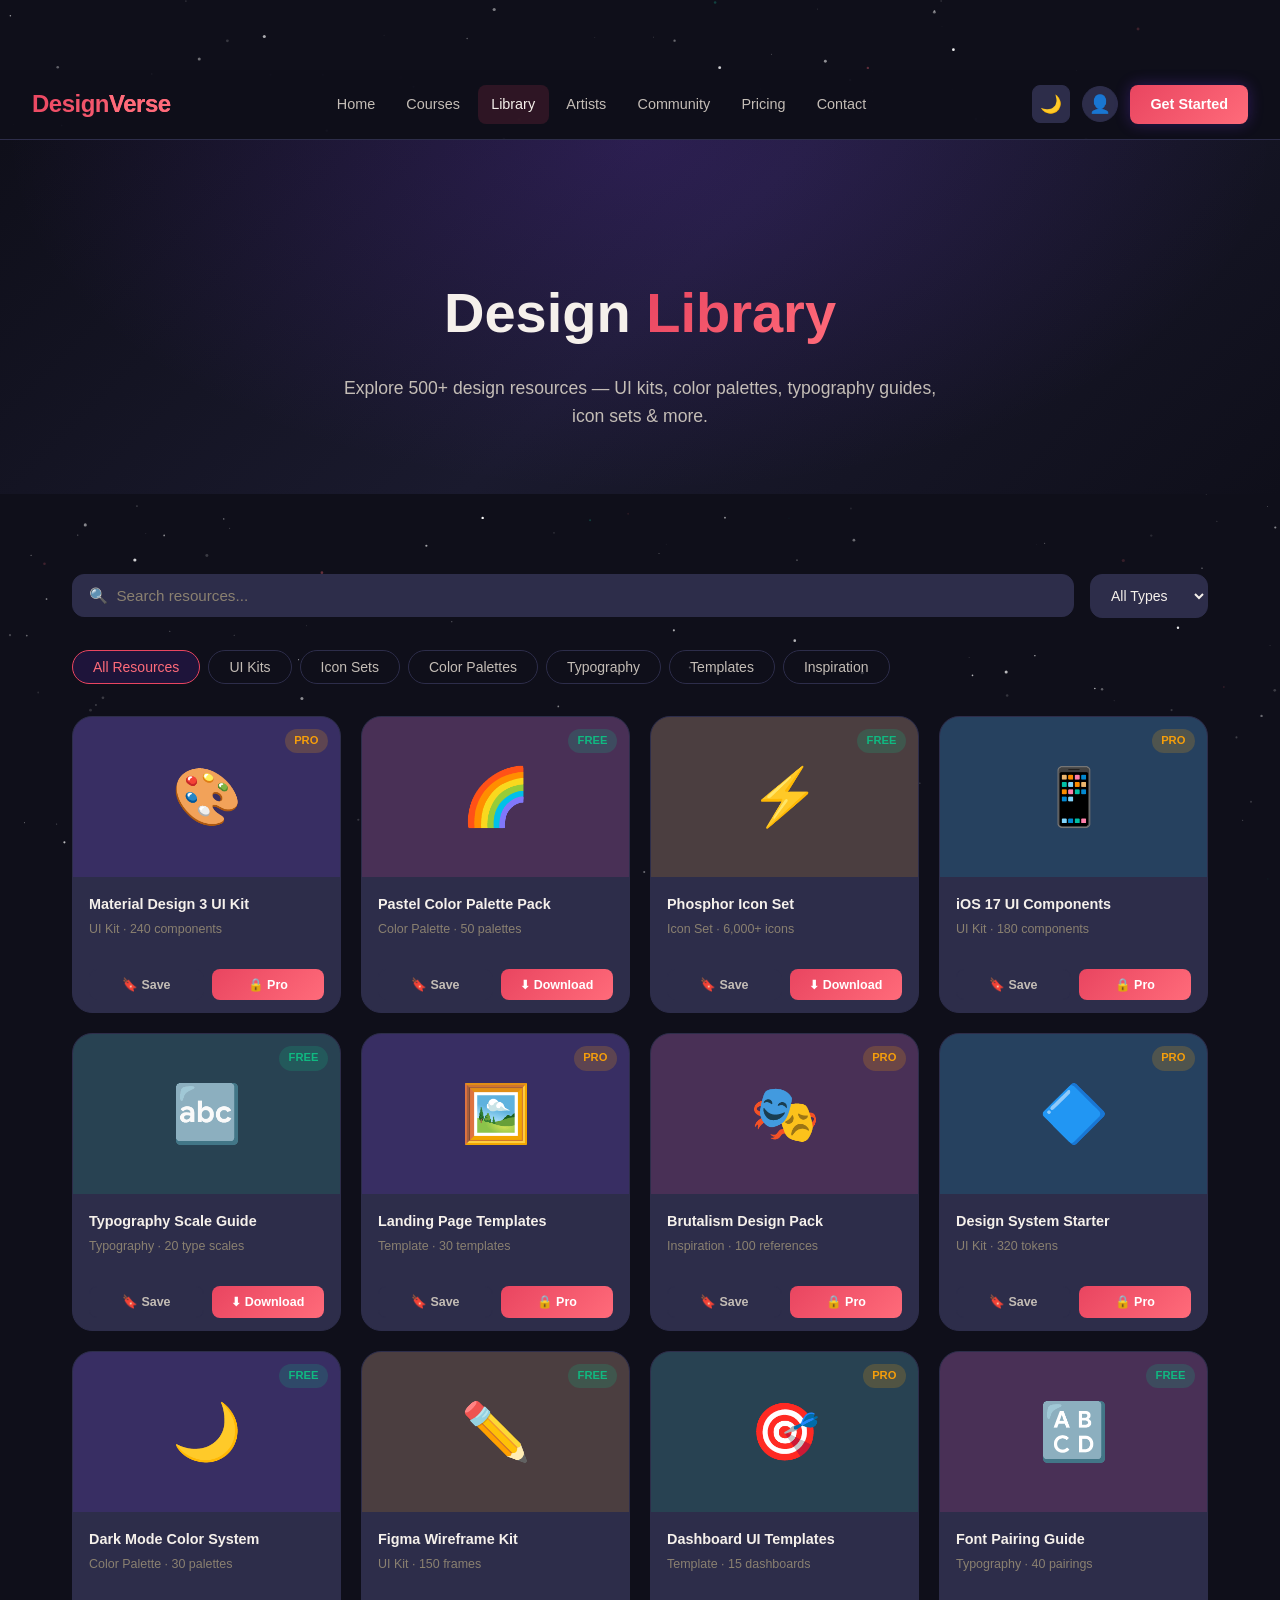
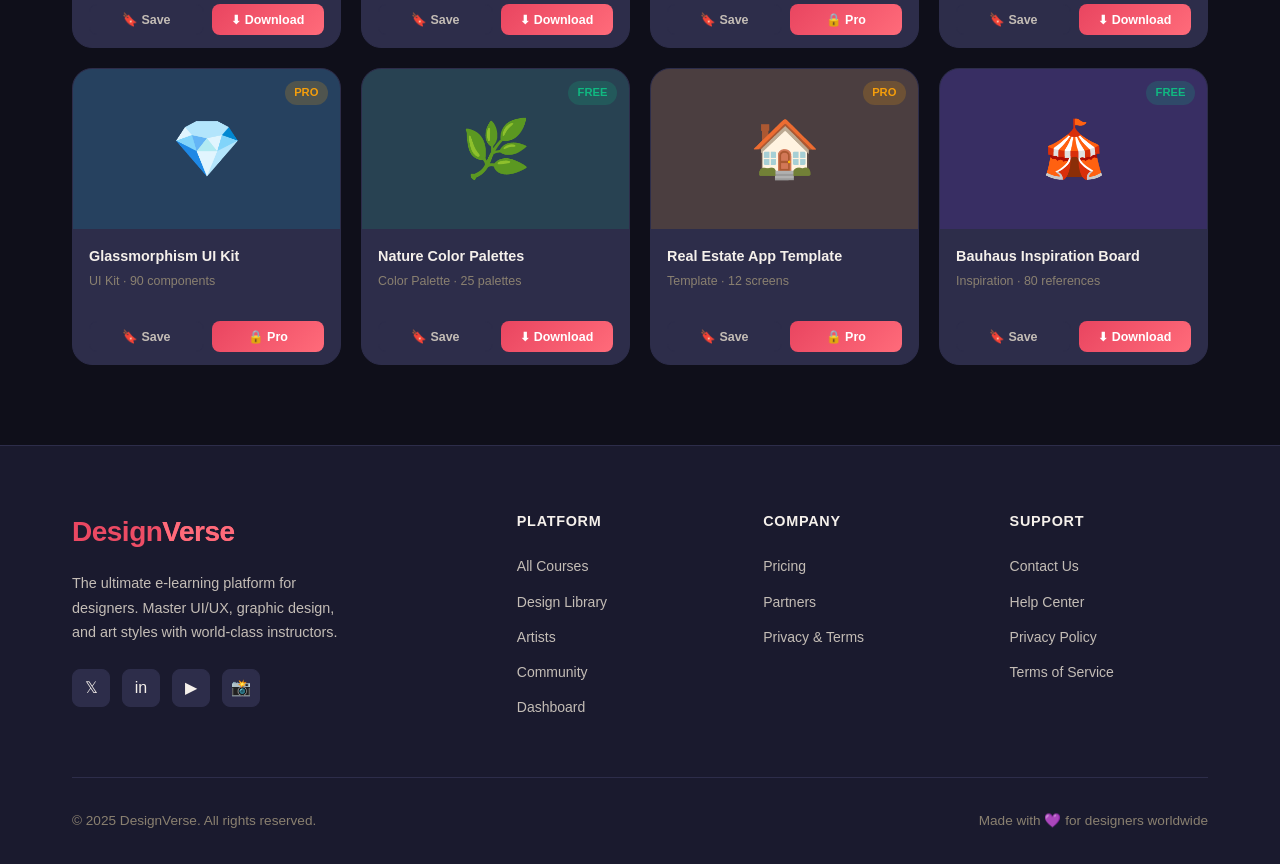
<file: design-library.html>
<!DOCTYPE html>
<html lang="en">
<head>
  <meta charset="UTF-8" />
  <meta name="viewport" content="width=device-width, initial-scale=1.0" />
  <title>Design Library – DesignVerse</title>
  <link rel="stylesheet" href="css/main.css" />
  <style>
    body { padding-top: 70px; }
    .lib-tabs { display: flex; gap: 0.5rem; flex-wrap: wrap; margin-bottom: 2rem; }
    .lib-tab {
      padding: 0.5rem 1.25rem; border-radius: 100px;
      border: 1px solid var(--border); background: transparent;
      color: var(--text-secondary); font-size: 0.875rem; font-weight: 500;
      cursor: pointer; transition: var(--transition);
    }
    .lib-tab:hover, .lib-tab.active { background: rgba(124,58,237,0.15); border-color: var(--accent-primary); color: var(--accent-secondary); }
    .lib-grid { display: grid; grid-template-columns: repeat(4,1fr); gap: 1.25rem; }
    .lib-card {
      background: var(--bg-card); border: 1px solid var(--border);
      border-radius: var(--radius-lg); overflow: hidden;
      transition: var(--transition); cursor: pointer;
    }
    .lib-card:hover { border-color: var(--accent-primary); transform: translateY(-3px); box-shadow: var(--shadow-glow); }
    .lib-thumb {
      height: 160px; display: flex; align-items: center; justify-content: center;
      font-size: 3.5rem; position: relative;
    }
    .lib-badge {
      position: absolute; top: 0.75rem; right: 0.75rem;
      padding: 0.2rem 0.6rem; border-radius: 100px;
      font-size: 0.7rem; font-weight: 700;
    }
    .lib-badge-free { background: rgba(16,185,129,0.2); color: #10b981; }
    .lib-badge-pro { background: rgba(245,158,11,0.2); color: var(--accent-gold); }
    .lib-body { padding: 1rem; }
    .lib-title { font-size: 0.9rem; font-weight: 700; margin-bottom: 0.25rem; }
    .lib-meta { font-size: 0.78rem; color: var(--text-muted); }
    .lib-actions { display: flex; gap: 0.5rem; padding: 0.75rem 1rem; border-top: 1px solid var(--border); }
    .lib-btn {
      flex: 1; padding: 0.45rem; border-radius: var(--radius-sm);
      font-size: 0.78rem; font-weight: 600; cursor: pointer; transition: var(--transition);
      border: 1px solid var(--border); background: transparent; color: var(--text-secondary);
    }
    .lib-btn:hover { border-color: var(--accent-primary); color: var(--accent-secondary); }
    .lib-btn.primary { background: var(--gradient-primary); border: none; color: #fff; }
    .search-row { display: flex; gap: 1rem; margin-bottom: 2rem; align-items: center; }
    .lib-search {
      flex: 1; padding: 0.75rem 1rem;
      background: var(--bg-card); border: 1px solid var(--border);
      border-radius: var(--radius-md); color: var(--text-primary); font-size: 0.95rem;
    }
    .lib-search:focus { outline: none; border-color: var(--accent-primary); }
    .lib-search::placeholder { color: var(--text-muted); }
    @media (max-width: 1024px) { .lib-grid { grid-template-columns: repeat(3,1fr); } }
    @media (max-width: 768px) { .lib-grid { grid-template-columns: repeat(2,1fr); } }
    @media (max-width: 480px) { .lib-grid { grid-template-columns: 1fr; } }
  </style>
</head>
<body>
<header class="navbar" id="navbar"></header>
<div class="mobile-menu" id="mobile-menu"></div>

<div class="page-hero">
  <div class="container">
    <h1>Design <span style="background:var(--gradient-primary);-webkit-background-clip:text;-webkit-text-fill-color:transparent">Library</span></h1>
    <p>Explore 500+ design resources — UI kits, color palettes, typography guides, icon sets & more.</p>
  </div>
</div>

<div class="section">
  <div class="container">
    <div class="search-row">
      <input class="lib-search" type="text" placeholder="🔍  Search resources..." oninput="filterLib(this.value)" />
      <select style="padding:0.75rem 1rem;background:var(--bg-card);border:1px solid var(--border);border-radius:var(--radius-md);color:var(--text-primary);font-size:0.875rem">
        <option>All Types</option><option>UI Kits</option><option>Icons</option><option>Palettes</option><option>Templates</option>
      </select>
    </div>
    <div class="lib-tabs">
      <button class="lib-tab active" onclick="setLibCat('all',this)">All Resources</button>
      <button class="lib-tab" onclick="setLibCat('uikit',this)">UI Kits</button>
      <button class="lib-tab" onclick="setLibCat('icons',this)">Icon Sets</button>
      <button class="lib-tab" onclick="setLibCat('palette',this)">Color Palettes</button>
      <button class="lib-tab" onclick="setLibCat('typography',this)">Typography</button>
      <button class="lib-tab" onclick="setLibCat('template',this)">Templates</button>
      <button class="lib-tab" onclick="setLibCat('inspiration',this)">Inspiration</button>
    </div>
    <div class="lib-grid" id="lib-grid"></div>
  </div>
</div>

<footer class="footer" id="footer"></footer>
<script src="js/components.js"></script>
<script src="js/main.js"></script>
<script>
  const LIBRARY = [
    { emoji:'🎨', title:'Material Design 3 UI Kit', cat:'uikit', type:'UI Kit', items:'240 components', free:false, bg:'rgba(124,58,237,0.15)' },
    { emoji:'🌈', title:'Pastel Color Palette Pack', cat:'palette', type:'Color Palette', items:'50 palettes', free:true, bg:'rgba(236,72,153,0.15)' },
    { emoji:'⚡', title:'Phosphor Icon Set', cat:'icons', type:'Icon Set', items:'6,000+ icons', free:true, bg:'rgba(245,158,11,0.15)' },
    { emoji:'📱', title:'iOS 17 UI Components', cat:'uikit', type:'UI Kit', items:'180 components', free:false, bg:'rgba(6,182,212,0.15)' },
    { emoji:'🔤', title:'Typography Scale Guide', cat:'typography', type:'Typography', items:'20 type scales', free:true, bg:'rgba(16,185,129,0.15)' },
    { emoji:'🖼️', title:'Landing Page Templates', cat:'template', type:'Template', items:'30 templates', free:false, bg:'rgba(124,58,237,0.15)' },
    { emoji:'🎭', title:'Brutalism Design Pack', cat:'inspiration', type:'Inspiration', items:'100 references', free:false, bg:'rgba(236,72,153,0.15)' },
    { emoji:'🔷', title:'Design System Starter', cat:'uikit', type:'UI Kit', items:'320 tokens', free:false, bg:'rgba(6,182,212,0.15)' },
    { emoji:'🌙', title:'Dark Mode Color System', cat:'palette', type:'Color Palette', items:'30 palettes', free:true, bg:'rgba(124,58,237,0.15)' },
    { emoji:'✏️', title:'Figma Wireframe Kit', cat:'uikit', type:'UI Kit', items:'150 frames', free:true, bg:'rgba(245,158,11,0.15)' },
    { emoji:'🎯', title:'Dashboard UI Templates', cat:'template', type:'Template', items:'15 dashboards', free:false, bg:'rgba(16,185,129,0.15)' },
    { emoji:'🔠', title:'Font Pairing Guide', cat:'typography', type:'Typography', items:'40 pairings', free:true, bg:'rgba(236,72,153,0.15)' },
    { emoji:'💎', title:'Glassmorphism UI Kit', cat:'uikit', type:'UI Kit', items:'90 components', free:false, bg:'rgba(6,182,212,0.15)' },
    { emoji:'🌿', title:'Nature Color Palettes', cat:'palette', type:'Color Palette', items:'25 palettes', free:true, bg:'rgba(16,185,129,0.15)' },
    { emoji:'🏠', title:'Real Estate App Template', cat:'template', type:'Template', items:'12 screens', free:false, bg:'rgba(245,158,11,0.15)' },
    { emoji:'🎪', title:'Bauhaus Inspiration Board', cat:'inspiration', type:'Inspiration', items:'80 references', free:true, bg:'rgba(124,58,237,0.15)' },
  ];

  let activeCat = 'all';
  let searchQ = '';

  function setLibCat(cat, btn) {
    activeCat = cat;
    document.querySelectorAll('.lib-tab').forEach(t => t.classList.remove('active'));
    btn.classList.add('active');
    renderLib();
  }

  function filterLib(q) { searchQ = q.toLowerCase(); renderLib(); }

  function renderLib() {
    const filtered = LIBRARY.filter(l => {
      const matchCat = activeCat === 'all' || l.cat === activeCat;
      const matchQ = !searchQ || l.title.toLowerCase().includes(searchQ);
      return matchCat && matchQ;
    });
    document.getElementById('lib-grid').innerHTML = filtered.map(l => `
      <div class="lib-card">
        <div class="lib-thumb" style="background:${l.bg}">
          ${l.emoji}
          <span class="lib-badge ${l.free ? 'lib-badge-free' : 'lib-badge-pro'}">${l.free ? 'FREE' : 'PRO'}</span>
        </div>
        <div class="lib-body">
          <div class="lib-title">${l.title}</div>
          <div class="lib-meta">${l.type} · ${l.items}</div>
        </div>
        <div class="lib-actions">
          <button class="lib-btn" onclick="showToast('Added to collection!','success')">🔖 Save</button>
          <button class="lib-btn primary" onclick="${l.free ? `showToast('Downloading...','success')` : `showToast('Upgrade to Pro to access this resource','info')`}">
            ${l.free ? '⬇ Download' : '🔒 Pro'}
          </button>
        </div>
      </div>`).join('');
  }

  renderLib();
</script>
</body>
</html>
</file>
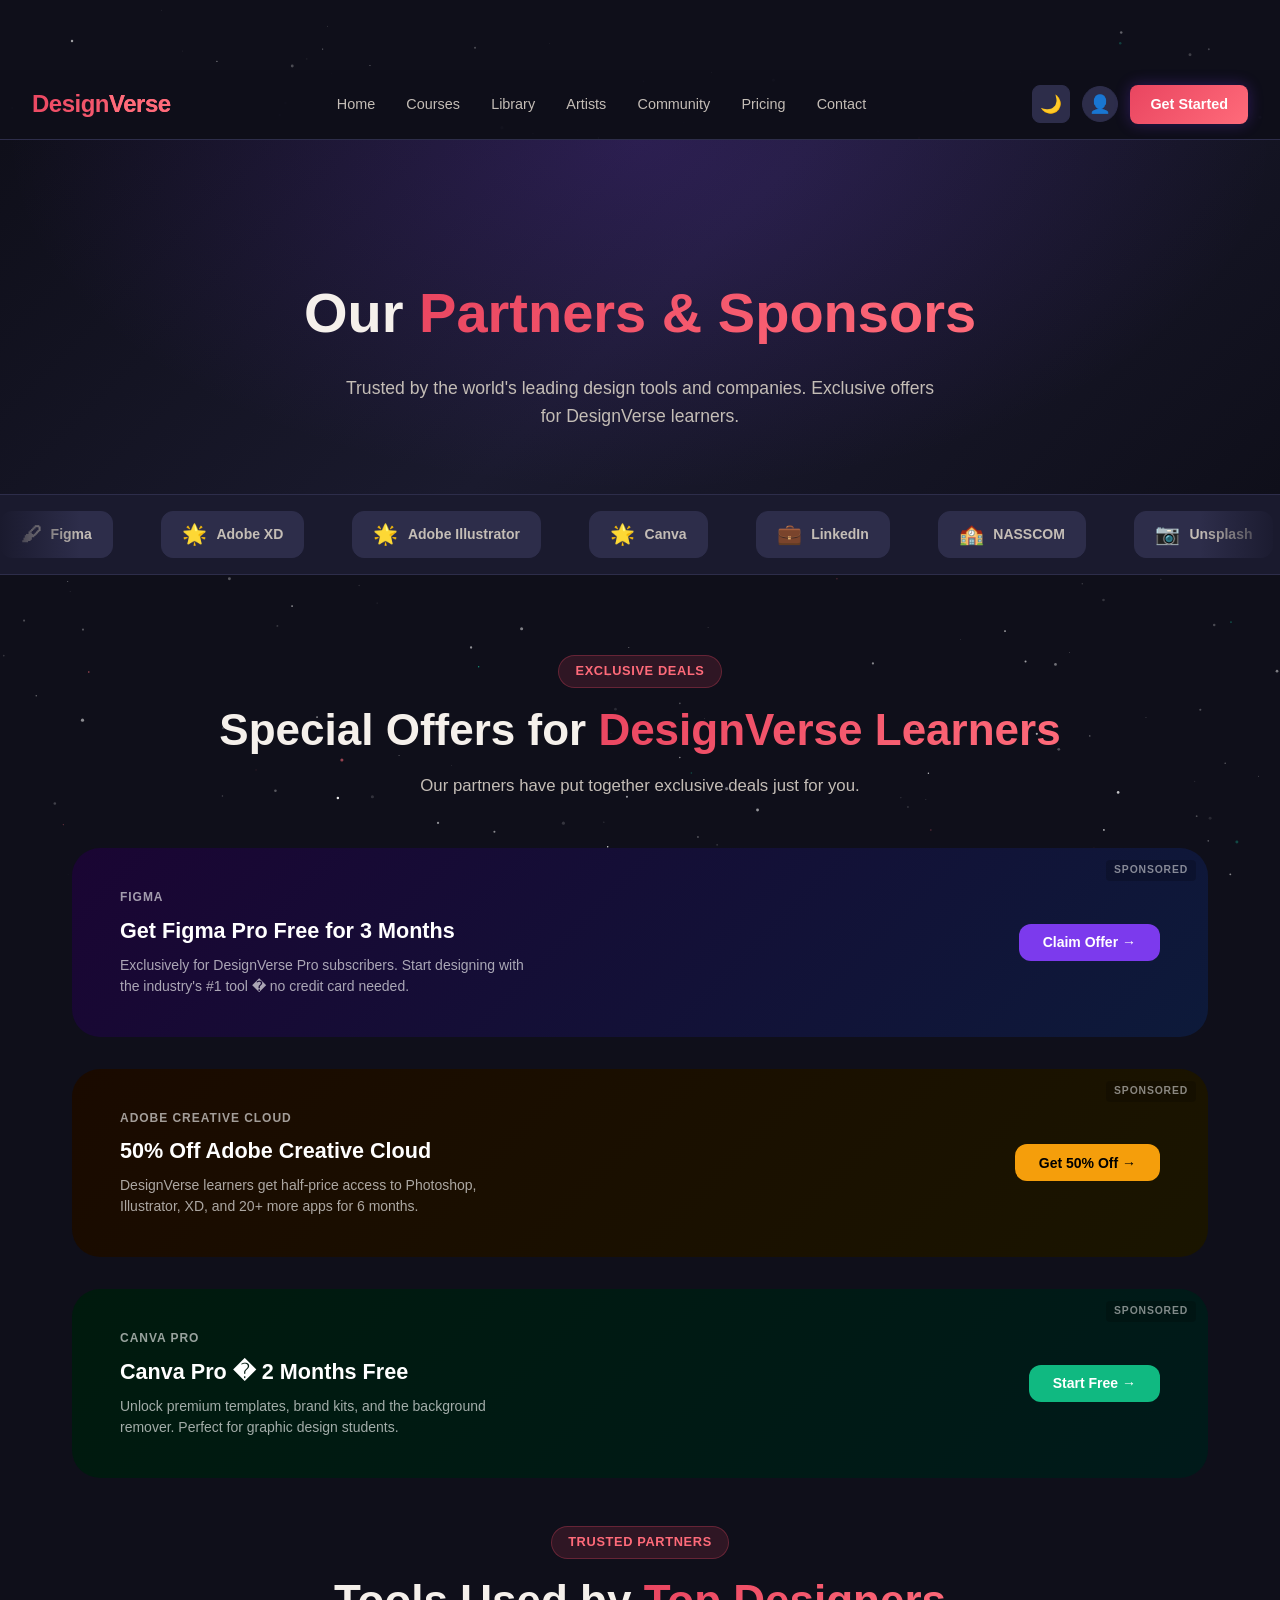
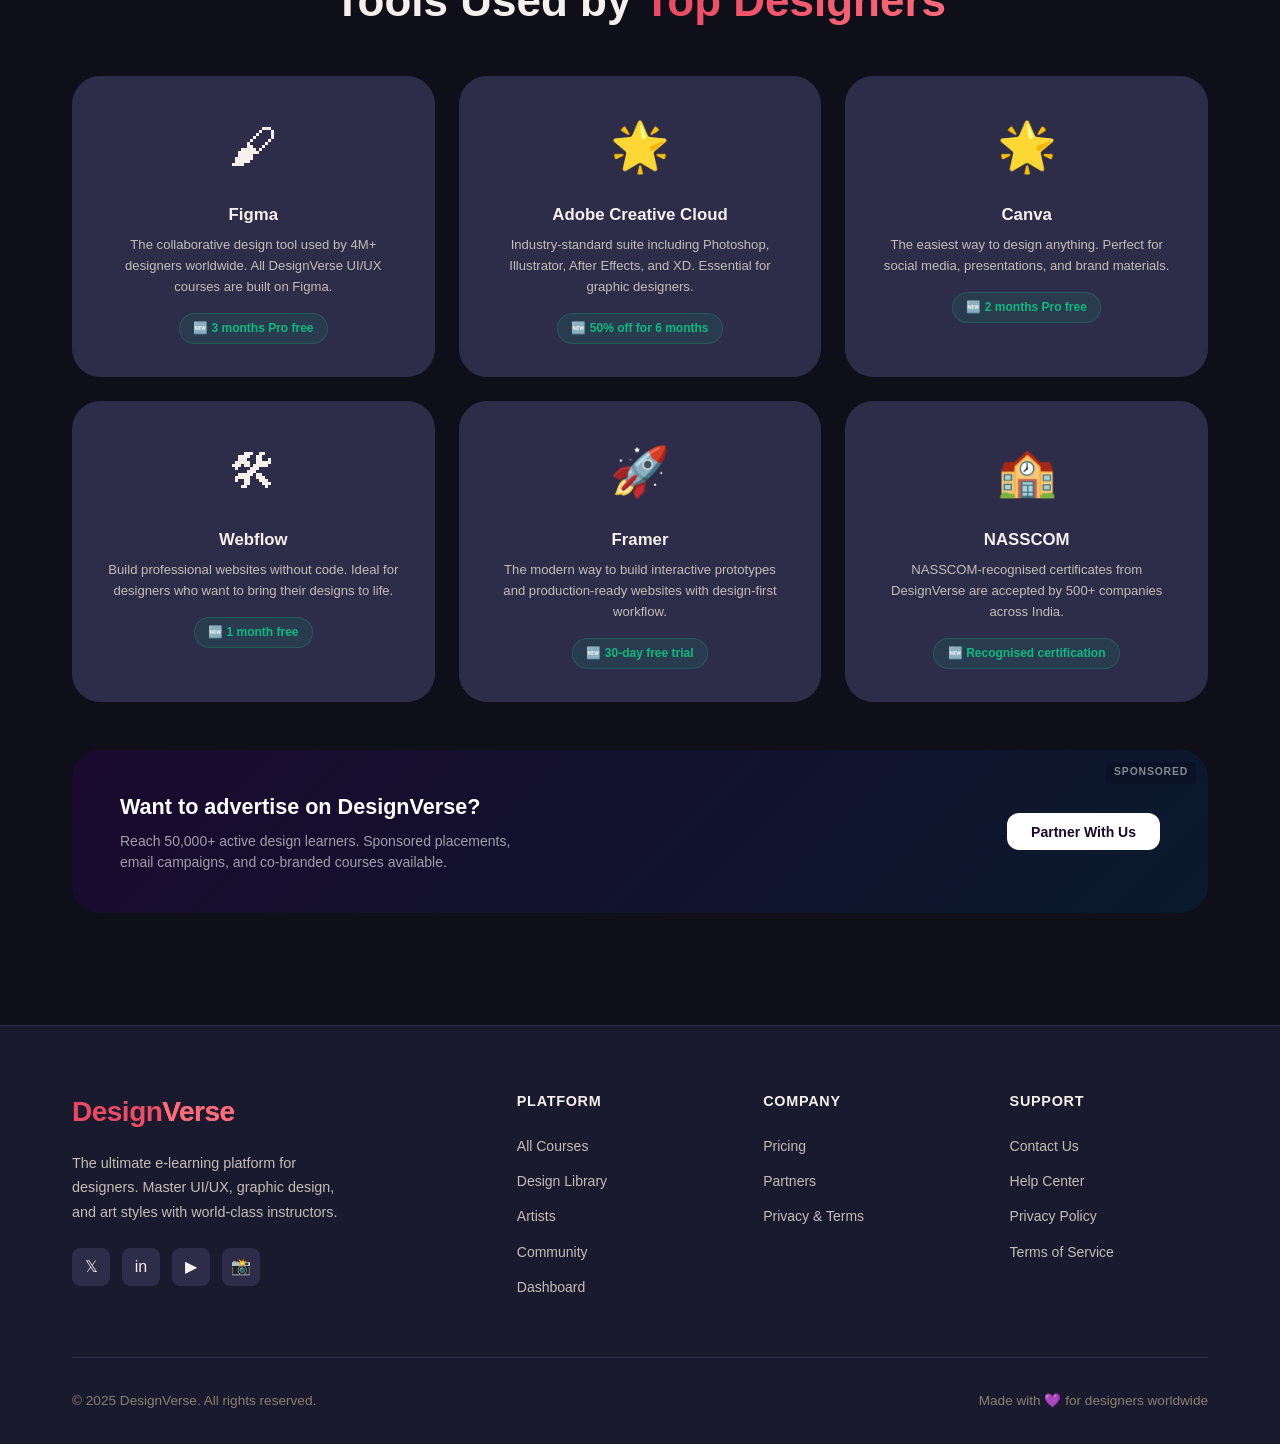
<file: marketing.html>
<!DOCTYPE html>
<html lang="en">
<head>
  <meta charset="UTF-8"/>
  <meta name="viewport" content="width=device-width,initial-scale=1.0"/>
  <title>Partners & Sponsors - DesignVerse</title>
  <link rel="stylesheet" href="css/main.css"/>
  <style>
    body{padding-top:70px}
    .brands-ticker{background:var(--bg-secondary);border-top:1px solid var(--border);border-bottom:1px solid var(--border);padding:1rem 0;overflow:hidden;position:relative}
    .brands-ticker::before,.brands-ticker::after{content:'';position:absolute;top:0;bottom:0;width:80px;z-index:2}
    .brands-ticker::before{left:0;background:linear-gradient(to right,var(--bg-secondary),transparent)}
    .brands-ticker::after{right:0;background:linear-gradient(to left,var(--bg-secondary),transparent)}
    .ticker-track{display:flex;gap:3rem;animation:ticker 30s linear infinite;width:max-content}
    .ticker-track:hover{animation-play-state:paused}
    @keyframes ticker{from{transform:translateX(0)}to{transform:translateX(-50%)}}
    .ticker-brand{display:flex;align-items:center;gap:.6rem;padding:.4rem 1.25rem;background:var(--bg-card);border:1px solid var(--border);border-radius:var(--radius-md);white-space:nowrap;font-size:.875rem;font-weight:600;color:var(--text-secondary);transition:var(--transition)}
    .ticker-brand:hover{border-color:var(--accent-primary);color:var(--text-primary)}
    .ticker-brand .brand-icon{font-size:1.25rem}
    .ad-banner{border-radius:var(--radius-xl);overflow:hidden;margin-bottom:2rem;position:relative;cursor:pointer;transition:var(--transition)}
    .ad-banner:hover{transform:translateY(-3px);box-shadow:var(--shadow-lg)}
    .ad-banner-inner{padding:2.5rem 3rem;display:flex;align-items:center;justify-content:space-between;gap:2rem;flex-wrap:wrap}
    .ad-label{position:absolute;top:.75rem;right:.75rem;font-size:.65rem;font-weight:700;color:rgba(255,255,255,.5);text-transform:uppercase;letter-spacing:.08em;background:rgba(0,0,0,.2);padding:.15rem .5rem;border-radius:4px}
    .ad-text h3{font-size:1.35rem;font-weight:800;margin-bottom:.4rem}
    .ad-text p{font-size:.875rem;opacity:.85;line-height:1.5;max-width:420px}
    .ad-cta{padding:.65rem 1.5rem;border-radius:var(--radius-md);font-size:.875rem;font-weight:700;cursor:pointer;border:none;white-space:nowrap;transition:var(--transition)}
    .ad-cta:hover{opacity:.9;transform:translateY(-1px)}
    .partner-grid{display:grid;grid-template-columns:repeat(3,1fr);gap:1.5rem;margin-bottom:3rem}
    .partner-card{background:var(--bg-card);border:1px solid var(--border);border-radius:var(--radius-xl);padding:2rem;text-align:center;transition:var(--transition);cursor:pointer}
    .partner-card:hover{border-color:var(--accent-primary);transform:translateY(-3px);box-shadow:var(--shadow-glow)}
    .partner-logo{font-size:3rem;margin-bottom:1rem}
    .partner-name{font-size:1.05rem;font-weight:800;margin-bottom:.35rem}
    .partner-desc{font-size:.82rem;color:var(--text-secondary);line-height:1.6;margin-bottom:1rem}
    .partner-offer{display:inline-block;padding:.3rem .85rem;background:rgba(16,185,129,.1);border:1px solid rgba(16,185,129,.25);border-radius:100px;font-size:.75rem;font-weight:700;color:#10b981}
    @media(max-width:1024px){.partner-grid{grid-template-columns:repeat(2,1fr)}}
    @media(max-width:640px){.partner-grid{grid-template-columns:1fr}.ad-banner-inner{flex-direction:column;text-align:center}}
  </style>
</head>
<body>
<header class="navbar" id="navbar"></header>
<div class="mobile-menu" id="mobile-menu"></div>

<div class="page-hero">
  <div class="container">
    <h1>Our <span style="background:var(--gradient-primary);-webkit-background-clip:text;-webkit-text-fill-color:transparent">Partners & Sponsors</span></h1>
    <p>Trusted by the world's leading design tools and companies. Exclusive offers for DesignVerse learners.</p>
  </div>
</div>

<!-- Scrolling brand ticker -->
<div class="brands-ticker">
  <div class="ticker-track" id="ticker-track"></div>
</div>

<div class="section">
  <div class="container">

    <!-- Featured Ad Banners -->
    <div class="section-header animate-on-scroll">
      <div class="section-tag">Exclusive Deals</div>
      <h2 class="section-title">Special Offers for <span>DesignVerse Learners</span></h2>
      <p class="section-subtitle">Our partners have put together exclusive deals just for you.</p>
    </div>

    <div id="ad-banners"></div>

    <!-- Partner Cards -->
    <div class="section-header animate-on-scroll" style="margin-top:3rem">
      <div class="section-tag">Trusted Partners</div>
      <h2 class="section-title">Tools Used by <span>Top Designers</span></h2>
    </div>
    <div class="partner-grid" id="partner-grid"></div>

    <!-- Bottom CTA banner -->
    <div class="ad-banner animate-on-scroll" style="background:linear-gradient(135deg,#1a0a2e,#0a1a2e)" onclick="showToast('Opening partner page...','info')">
      <div class="ad-label">Sponsored</div>
      <div class="ad-banner-inner">
        <div class="ad-text" style="color:#fff">
          <h3>Want to advertise on DesignVerse?</h3>
          <p style="color:rgba(255,255,255,.7)">Reach 50,000+ active design learners. Sponsored placements, email campaigns, and co-branded courses available.</p>
        </div>
        <button class="ad-cta" style="background:#fff;color:#1a0a2e" onclick="event.stopPropagation();window.location.href='contact.html'">Partner With Us</button>
      </div>
    </div>

  </div>
</div>

<footer class="footer" id="footer"></footer>
<script src="js/components.js"></script>
<script src="js/main.js"></script>
<script>
  var BRANDS = [
    {icon:'&#128396;',name:'Figma'},{icon:'&#127775;',name:'Adobe XD'},{icon:'&#127775;',name:'Adobe Illustrator'},
    {icon:'&#127775;',name:'Canva'},{icon:'&#128188;',name:'LinkedIn'},{icon:'&#127979;',name:'NASSCOM'},
    {icon:'&#128247;',name:'Unsplash'},{icon:'&#128736;',name:'Webflow'},{icon:'&#128640;',name:'Framer'},
    {icon:'&#127912;',name:'Procreate'},{icon:'&#128202;',name:'Mixpanel'},{icon:'&#128241;',name:'InVision'},
  ];
  // Duplicate for seamless loop
  var allBrands = [...BRANDS, ...BRANDS];
  document.getElementById('ticker-track').innerHTML = allBrands.map(function(b){
    return '<div class="ticker-brand"><span class="brand-icon">'+b.icon+'</span>'+b.name+'</div>';
  }).join('');

  var ADS = [
    {bg:'linear-gradient(135deg,#1a0533,#0d1a3a)',icon:'&#128396;',brand:'Figma',headline:'Get Figma Pro Free for 3 Months',sub:'Exclusively for DesignVerse Pro subscribers. Start designing with the industry\'s #1 tool � no credit card needed.',cta:'Claim Offer',ctaBg:'#7c3aed',ctaColor:'#fff'},
    {bg:'linear-gradient(135deg,#1a0a00,#1a1500)',icon:'&#127775;',brand:'Adobe Creative Cloud',headline:'50% Off Adobe Creative Cloud',sub:'DesignVerse learners get half-price access to Photoshop, Illustrator, XD, and 20+ more apps for 6 months.',cta:'Get 50% Off',ctaBg:'#f59e0b',ctaColor:'#000'},
    {bg:'linear-gradient(135deg,#001a0d,#001a1a)',icon:'&#127775;',brand:'Canva Pro',headline:'Canva Pro � 2 Months Free',sub:'Unlock premium templates, brand kits, and the background remover. Perfect for graphic design students.',cta:'Start Free',ctaBg:'#10b981',ctaColor:'#fff'},
  ];
  document.getElementById('ad-banners').innerHTML = ADS.map(function(a){
    return '<div class="ad-banner animate-on-scroll" style="background:'+a.bg+'" onclick="showToast(\'Opening '+a.brand+' offer...\',\'success\')">' +
      '<div class="ad-label">Sponsored</div>' +
      '<div class="ad-banner-inner">' +
        '<div class="ad-text" style="color:#fff">' +
          '<div style="font-size:.75rem;font-weight:700;opacity:.6;text-transform:uppercase;letter-spacing:.08em;margin-bottom:.4rem">'+a.brand+'</div>' +
          '<h3>'+a.headline+'</h3>' +
          '<p style="color:rgba(255,255,255,.75)">'+a.sub+'</p>' +
        '</div>' +
        '<button class="ad-cta" style="background:'+a.ctaBg+';color:'+a.ctaColor+'" onclick="event.stopPropagation();showToast(\'Redirecting to '+a.brand+'...\',\'success\')">'+a.cta+' &#8594;</button>' +
      '</div></div>';
  }).join('');

  var PARTNERS = [
    {icon:'&#128396;',name:'Figma',desc:'The collaborative design tool used by 4M+ designers worldwide. All DesignVerse UI/UX courses are built on Figma.',offer:'3 months Pro free'},
    {icon:'&#127775;',name:'Adobe Creative Cloud',desc:'Industry-standard suite including Photoshop, Illustrator, After Effects, and XD. Essential for graphic designers.',offer:'50% off for 6 months'},
    {icon:'&#127775;',name:'Canva',desc:'The easiest way to design anything. Perfect for social media, presentations, and brand materials.',offer:'2 months Pro free'},
    {icon:'&#128736;',name:'Webflow',desc:'Build professional websites without code. Ideal for designers who want to bring their designs to life.',offer:'1 month free'},
    {icon:'&#128640;',name:'Framer',desc:'The modern way to build interactive prototypes and production-ready websites with design-first workflow.',offer:'30-day free trial'},
    {icon:'&#127979;',name:'NASSCOM',desc:'NASSCOM-recognised certificates from DesignVerse are accepted by 500+ companies across India.',offer:'Recognised certification'},
  ];
  document.getElementById('partner-grid').innerHTML = PARTNERS.map(function(p){
    return '<div class="partner-card animate-on-scroll" onclick="showToast(\'Opening '+p.name+' partner page...\',\'info\')">' +
      '<div class="partner-logo">'+p.icon+'</div>' +
      '<div class="partner-name">'+p.name+'</div>' +
      '<div class="partner-desc">'+p.desc+'</div>' +
      '<span class="partner-offer">&#127381; '+p.offer+'</span>' +
      '</div>';
  }).join('');
</script>
</body>
</html>
</file>
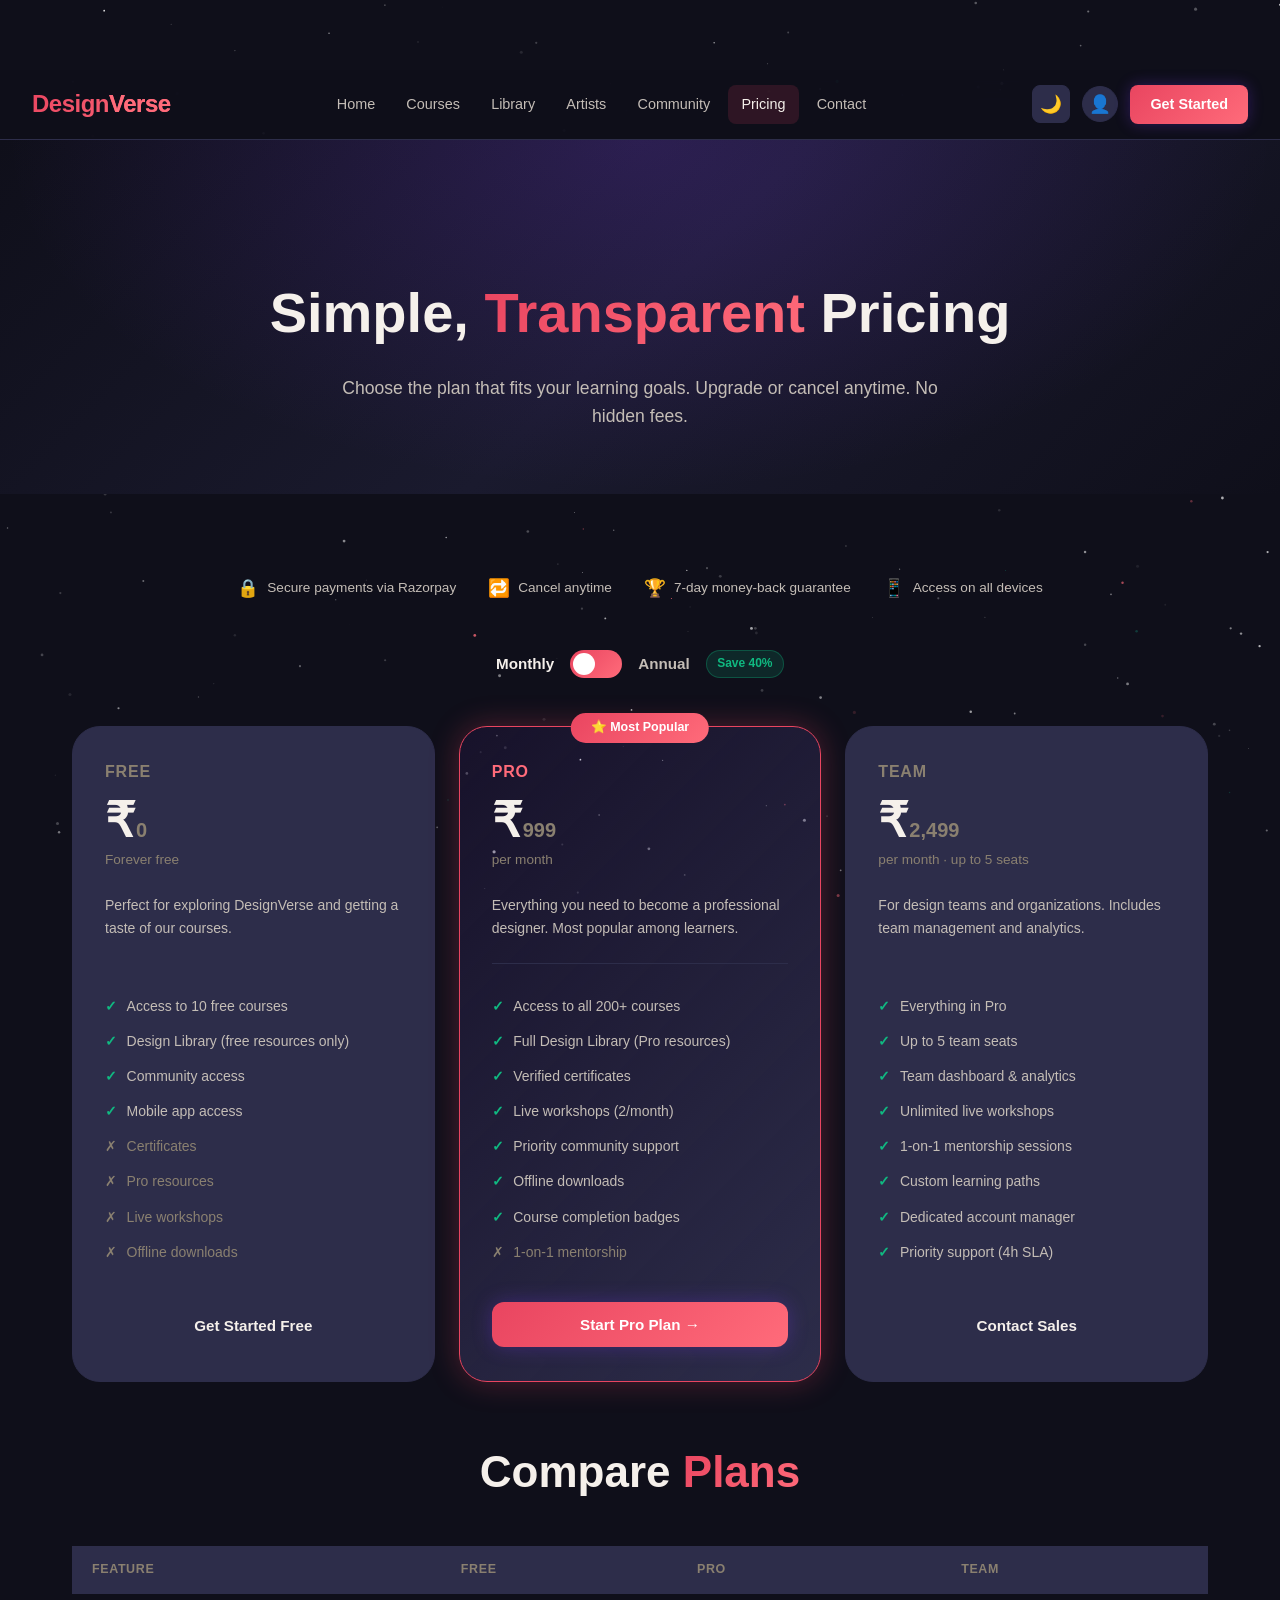
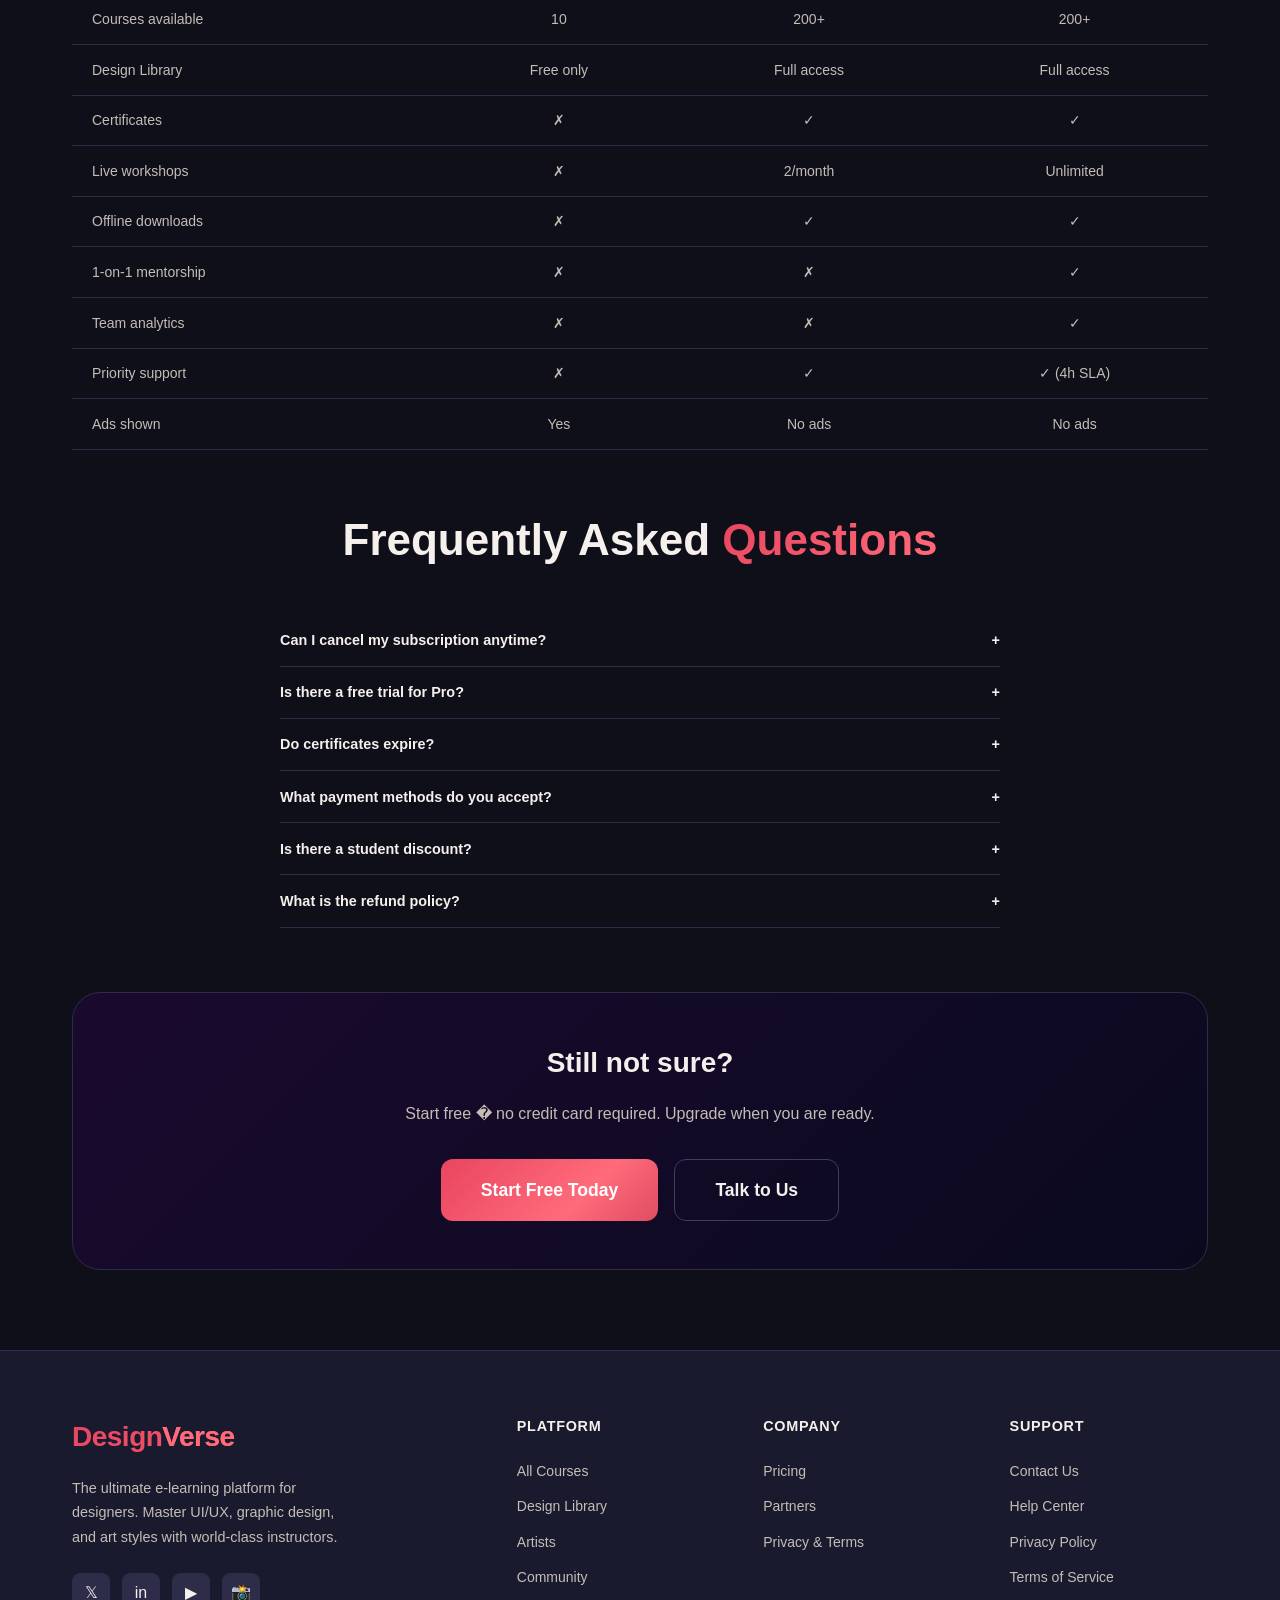
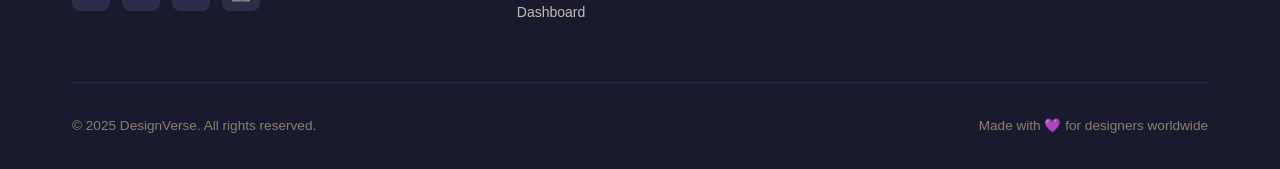
<file: revenue.html>
<!DOCTYPE html>
<html lang="en">
<head>
  <meta charset="UTF-8"/>
  <meta name="viewport" content="width=device-width,initial-scale=1.0"/>
  <title>Pricing - DesignVerse</title>
  <link rel="stylesheet" href="css/main.css"/>
  <script src="https://checkout.razorpay.com/v1/checkout.js"></script>
  <style>
    body{padding-top:70px}
    .pricing-toggle{display:flex;align-items:center;gap:1rem;justify-content:center;margin-bottom:3rem}
    .toggle-label{font-size:.95rem;font-weight:600;color:var(--text-secondary)}
    .toggle-label.active{color:var(--text-primary)}
    .toggle-switch{width:52px;height:28px;background:var(--gradient-primary);border-radius:100px;position:relative;cursor:pointer;border:none}
    .toggle-knob{position:absolute;top:3px;left:3px;width:22px;height:22px;background:#fff;border-radius:50%;transition:var(--transition)}
    .toggle-knob.annual{left:27px}
    .save-badge{background:rgba(16,185,129,.15);color:#10b981;border:1px solid rgba(16,185,129,.3);padding:.2rem .65rem;border-radius:100px;font-size:.75rem;font-weight:700}
    .pricing-grid{display:grid;grid-template-columns:repeat(3,1fr);gap:1.5rem;margin-bottom:4rem}
    .pricing-card{background:var(--bg-card);border:1px solid var(--border);border-radius:var(--radius-xl);padding:2rem;transition:var(--transition);position:relative}
    .pricing-card:hover{transform:translateY(-4px);box-shadow:var(--shadow-lg)}
    .pricing-card.popular{border-color:var(--accent-primary);box-shadow:var(--shadow-glow);background:linear-gradient(135deg,rgba(124,58,237,.08),var(--bg-card))}
    .popular-badge{position:absolute;top:-14px;left:50%;transform:translateX(-50%);background:var(--gradient-primary);color:#fff;padding:.3rem 1.25rem;border-radius:100px;font-size:.78rem;font-weight:700;white-space:nowrap}
    .plan-name{font-size:1rem;font-weight:700;color:var(--text-muted);text-transform:uppercase;letter-spacing:.05em;margin-bottom:.75rem}
    .plan-price{font-size:3rem;font-weight:900;line-height:1;margin-bottom:.25rem}
    .plan-price span{font-size:1.25rem;font-weight:600;color:var(--text-muted)}
    .plan-period{font-size:.85rem;color:var(--text-muted);margin-bottom:1.5rem}
    .plan-desc{font-size:.875rem;color:var(--text-secondary);line-height:1.6;margin-bottom:1.5rem;padding-bottom:1.5rem;border-bottom:1px solid var(--border)}
    .plan-features{list-style:none;margin-bottom:2rem}
    .plan-features li{display:flex;align-items:flex-start;gap:.6rem;font-size:.875rem;color:var(--text-secondary);padding:.4rem 0}
    .plan-features li .check{color:#10b981;flex-shrink:0;font-weight:700}
    .plan-features li .cross{color:var(--text-muted);flex-shrink:0}
    .btn-plan{width:100%;padding:.875rem;border-radius:var(--radius-md);font-size:.95rem;font-weight:700;cursor:pointer;transition:var(--transition);border:none}
    .btn-plan-outline{background:transparent;border:1px solid var(--border);color:var(--text-primary)}
    .btn-plan-outline:hover{border-color:var(--accent-primary);color:var(--accent-secondary)}
    .btn-plan-primary{background:var(--gradient-primary);color:#fff;box-shadow:0 0 20px rgba(124,58,237,.3)}
    .btn-plan-primary:hover{transform:translateY(-2px);box-shadow:0 0 35px rgba(124,58,237,.5)}
    .compare-table{width:100%;border-collapse:collapse;margin-bottom:4rem}
    .compare-table th{background:var(--bg-card);padding:.85rem 1.25rem;text-align:left;font-size:.78rem;font-weight:700;color:var(--text-muted);text-transform:uppercase;letter-spacing:.05em;border-bottom:1px solid var(--border)}
    .compare-table td{padding:.85rem 1.25rem;font-size:.875rem;color:var(--text-secondary);border-bottom:1px solid var(--border)}
    .compare-table td:not(:first-child){text-align:center}
    .compare-table tr:hover td{background:rgba(124,58,237,.04)}
    .faq-item{border-bottom:1px solid var(--border)}
    .faq-q{width:100%;text-align:left;padding:1.1rem 0;background:transparent;border:none;color:var(--text-primary);font-size:.9rem;font-weight:600;cursor:pointer;display:flex;justify-content:space-between}
    .faq-q:hover{color:var(--accent-secondary)}
    .faq-a{font-size:.875rem;color:var(--text-secondary);line-height:1.7;padding-bottom:1rem;display:none}
    .faq-a.open{display:block}
    .trust-row{display:flex;gap:2rem;justify-content:center;flex-wrap:wrap;margin-bottom:3rem}
    .trust-item{display:flex;align-items:center;gap:.5rem;font-size:.85rem;color:var(--text-secondary)}
    .trust-item span:first-child{font-size:1.1rem}
    @media(max-width:768px){.pricing-grid{grid-template-columns:1fr}.compare-table{display:none}}
  </style>
</head>
<body>
<header class="navbar" id="navbar"></header>
<div class="mobile-menu" id="mobile-menu"></div>

<div class="page-hero">
  <div class="container">
    <h1>Simple, <span style="background:var(--gradient-primary);-webkit-background-clip:text;-webkit-text-fill-color:transparent">Transparent</span> Pricing</h1>
    <p>Choose the plan that fits your learning goals. Upgrade or cancel anytime. No hidden fees.</p>
  </div>
</div>

<div class="section">
  <div class="container">

    <!-- Trust signals -->
    <div class="trust-row">
      <div class="trust-item"><span>&#128274;</span><span>Secure payments via Razorpay</span></div>
      <div class="trust-item"><span>&#128257;</span><span>Cancel anytime</span></div>
      <div class="trust-item"><span>&#127942;</span><span>7-day money-back guarantee</span></div>
      <div class="trust-item"><span>&#128241;</span><span>Access on all devices</span></div>
    </div>

    <!-- Billing toggle -->
    <div class="pricing-toggle">
      <span class="toggle-label active" id="lbl-monthly">Monthly</span>
      <button class="toggle-switch" onclick="toggleBilling()" id="billing-toggle"><div class="toggle-knob" id="toggle-knob"></div></button>
      <span class="toggle-label" id="lbl-annual">Annual</span>
      <span class="save-badge">Save 40%</span>
    </div>

    <!-- Plans -->
    <div class="pricing-grid">
      <!-- Free -->
      <div class="pricing-card">
        <div class="plan-name">Free</div>
        <div class="plan-price">&#8377;<span>0</span></div>
        <div class="plan-period">Forever free</div>
        <div class="plan-desc">Perfect for exploring DesignVerse and getting a taste of our courses.</div>
        <ul class="plan-features">
          <li><span class="check">&#10003;</span> Access to 10 free courses</li>
          <li><span class="check">&#10003;</span> Design Library (free resources only)</li>
          <li><span class="check">&#10003;</span> Community access</li>
          <li><span class="check">&#10003;</span> Mobile app access</li>
          <li><span class="cross">&#10007;</span> <span style="color:var(--text-muted)">Certificates</span></li>
          <li><span class="cross">&#10007;</span> <span style="color:var(--text-muted)">Pro resources</span></li>
          <li><span class="cross">&#10007;</span> <span style="color:var(--text-muted)">Live workshops</span></li>
          <li><span class="cross">&#10007;</span> <span style="color:var(--text-muted)">Offline downloads</span></li>
        </ul>
        <button class="btn-plan btn-plan-outline" onclick="window.location.href='auth.html'">Get Started Free</button>
      </div>

      <!-- Pro -->
      <div class="pricing-card popular">
        <div class="popular-badge">&#11088; Most Popular</div>
        <div class="plan-name" style="color:var(--accent-secondary)">Pro</div>
        <div class="plan-price" id="pro-price">&#8377;<span>999</span></div>
        <div class="plan-period" id="pro-period">per month</div>
        <div class="plan-desc">Everything you need to become a professional designer. Most popular among learners.</div>
        <ul class="plan-features">
          <li><span class="check">&#10003;</span> Access to all 200+ courses</li>
          <li><span class="check">&#10003;</span> Full Design Library (Pro resources)</li>
          <li><span class="check">&#10003;</span> Verified certificates</li>
          <li><span class="check">&#10003;</span> Live workshops (2/month)</li>
          <li><span class="check">&#10003;</span> Priority community support</li>
          <li><span class="check">&#10003;</span> Offline downloads</li>
          <li><span class="check">&#10003;</span> Course completion badges</li>
          <li><span class="cross">&#10007;</span> <span style="color:var(--text-muted)">1-on-1 mentorship</span></li>
        </ul>
        <button class="btn-plan btn-plan-primary" id="pro-btn" onclick="subscribePro()">Start Pro Plan &#8594;</button>
      </div>

      <!-- Team -->
      <div class="pricing-card">
        <div class="plan-name">Team</div>
        <div class="plan-price" id="team-price">&#8377;<span>2,499</span></div>
        <div class="plan-period" id="team-period">per month &middot; up to 5 seats</div>
        <div class="plan-desc">For design teams and organizations. Includes team management and analytics.</div>
        <ul class="plan-features">
          <li><span class="check">&#10003;</span> Everything in Pro</li>
          <li><span class="check">&#10003;</span> Up to 5 team seats</li>
          <li><span class="check">&#10003;</span> Team dashboard &amp; analytics</li>
          <li><span class="check">&#10003;</span> Unlimited live workshops</li>
          <li><span class="check">&#10003;</span> 1-on-1 mentorship sessions</li>
          <li><span class="check">&#10003;</span> Custom learning paths</li>
          <li><span class="check">&#10003;</span> Dedicated account manager</li>
          <li><span class="check">&#10003;</span> Priority support (4h SLA)</li>
        </ul>
        <button class="btn-plan btn-plan-outline" onclick="showToast('Our team will contact you shortly!','info')">Contact Sales</button>
      </div>
    </div>

    <!-- Compare -->
    <div class="section-header animate-on-scroll">
      <h2 class="section-title">Compare <span>Plans</span></h2>
    </div>
    <table class="compare-table">
      <thead><tr><th>Feature</th><th>Free</th><th>Pro</th><th>Team</th></tr></thead>
      <tbody>
        <tr><td>Courses available</td><td>10</td><td>200+</td><td>200+</td></tr>
        <tr><td>Design Library</td><td>Free only</td><td>Full access</td><td>Full access</td></tr>
        <tr><td>Certificates</td><td>&#10007;</td><td>&#10003;</td><td>&#10003;</td></tr>
        <tr><td>Live workshops</td><td>&#10007;</td><td>2/month</td><td>Unlimited</td></tr>
        <tr><td>Offline downloads</td><td>&#10007;</td><td>&#10003;</td><td>&#10003;</td></tr>
        <tr><td>1-on-1 mentorship</td><td>&#10007;</td><td>&#10007;</td><td>&#10003;</td></tr>
        <tr><td>Team analytics</td><td>&#10007;</td><td>&#10007;</td><td>&#10003;</td></tr>
        <tr><td>Priority support</td><td>&#10007;</td><td>&#10003;</td><td>&#10003; (4h SLA)</td></tr>
        <tr><td>Ads shown</td><td>Yes</td><td>No ads</td><td>No ads</td></tr>
      </tbody>
    </table>

    <!-- FAQ -->
    <div class="section-header animate-on-scroll">
      <h2 class="section-title">Frequently Asked <span>Questions</span></h2>
    </div>
    <div style="max-width:720px;margin:0 auto" id="faq-list"></div>

    <!-- CTA -->
    <div style="text-align:center;margin-top:4rem;background:linear-gradient(135deg,#1a0a2e,#0a0a1f);border:1px solid var(--border);border-radius:var(--radius-xl);padding:3rem">
      <h2 style="font-size:1.75rem;font-weight:800;margin-bottom:1rem">Still not sure?</h2>
      <p style="color:var(--text-secondary);margin-bottom:2rem">Start free � no credit card required. Upgrade when you are ready.</p>
      <div style="display:flex;gap:1rem;justify-content:center;flex-wrap:wrap">
        <a href="auth.html" class="btn btn-primary btn-lg">Start Free Today</a>
        <a href="contact.html" class="btn btn-outline btn-lg">Talk to Us</a>
      </div>
    </div>
  </div>
</div>

<footer class="footer" id="footer"></footer>
<script src="js/components.js"></script>
<script src="js/main.js"></script>
<script>
  var isAnnual = false;
  function toggleBilling() {
    isAnnual = !isAnnual;
    document.getElementById('toggle-knob').classList.toggle('annual', isAnnual);
    document.getElementById('lbl-monthly').classList.toggle('active', !isAnnual);
    document.getElementById('lbl-annual').classList.toggle('active', isAnnual);
    document.getElementById('pro-price').innerHTML = isAnnual ? '&#8377;<span>599</span>' : '&#8377;<span>999</span>';
    document.getElementById('pro-period').textContent = isAnnual ? 'per month, billed annually' : 'per month';
    document.getElementById('team-price').innerHTML = isAnnual ? '&#8377;<span>1,499</span>' : '&#8377;<span>2,499</span>';
    document.getElementById('team-period').textContent = isAnnual ? 'per month, billed annually' : 'per month \u00b7 up to 5 seats';
  }

  function subscribePro() {
    if (!Auth.isLoggedIn()) { window.location.href = 'auth.html'; return; }
    if (Subscription.isPro()) { showToast('You are already subscribed to Pro!', 'info'); return; }
    var price = isAnnual ? 599 : 999;
    initiatePayment({
      amount: price * 100, // paisa
      description: 'DesignVerse Pro Subscription' + (isAnnual ? ' (Annual)' : ' (Monthly)')
    }, function(response) {
      Subscription.set('pro');
      document.getElementById('pro-btn').textContent = '? Pro Active';
      document.getElementById('pro-btn').style.background = 'rgba(16,185,129,0.2)';
      showToast('Welcome to Pro! Access all courses now.', 'success');
      setTimeout(() => window.location.href = 'dashboard.html', 1500);
    });
  }

  // Check subscription on load
  if (Subscription.isPro()) {
    document.getElementById('pro-btn').textContent = '? Pro Active';
    document.getElementById('pro-btn').style.background = 'rgba(16,185,129,0.2)';
  }
  var FAQS = [
    {q:'Can I cancel my subscription anytime?', a:'Yes, cancel anytime from Settings. You keep access until the end of your billing period.'},
    {q:'Is there a free trial for Pro?', a:'We offer a 7-day free trial for the Pro plan. No credit card required to start.'},
    {q:'Do certificates expire?', a:'No. Your certificates are valid for life and can be shared on LinkedIn and your portfolio.'},
    {q:'What payment methods do you accept?', a:'All major credit/debit cards, UPI, net banking, and wallets like Paytm and PhonePe.'},
    {q:'Is there a student discount?', a:'Yes! Students with a valid .edu email get 50% off the Pro plan. Contact us to apply.'},
    {q:'What is the refund policy?', a:'Full refund within 7 days of purchase if less than 20% of the course is completed.'},
  ];
  document.getElementById('faq-list').innerHTML = FAQS.map(function(f,i){
    return '<div class="faq-item"><button class="faq-q" onclick="toggleFaq('+i+',this)">'+f.q+' <span id="fi-'+i+'">+</span></button><div class="faq-a" id="fa-'+i+'">'+f.a+'</div></div>';
  }).join('');
  function toggleFaq(i,btn){
    var a=document.getElementById('fa-'+i);
    var open=a.classList.toggle('open');
    document.getElementById('fi-'+i).textContent=open?'\u2212':'+';
  }
</script>
</body>
</html>
</file>
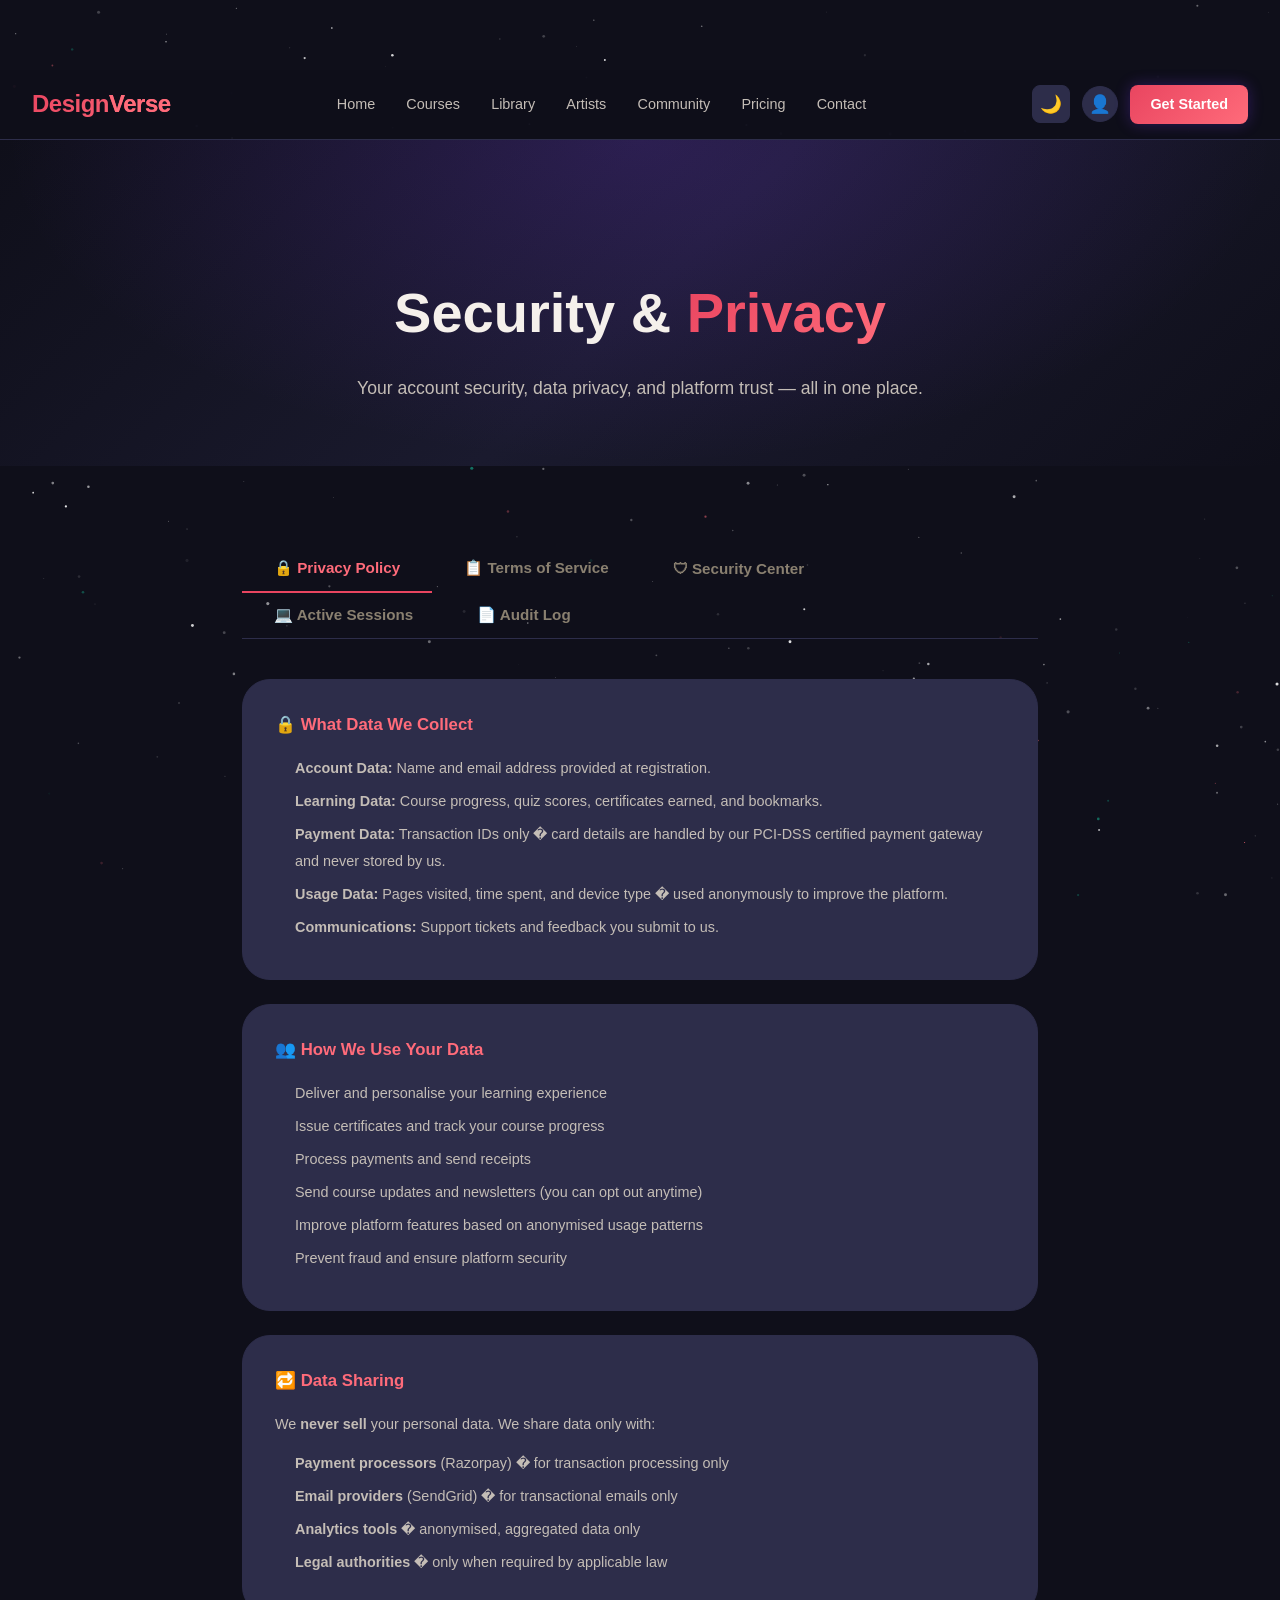
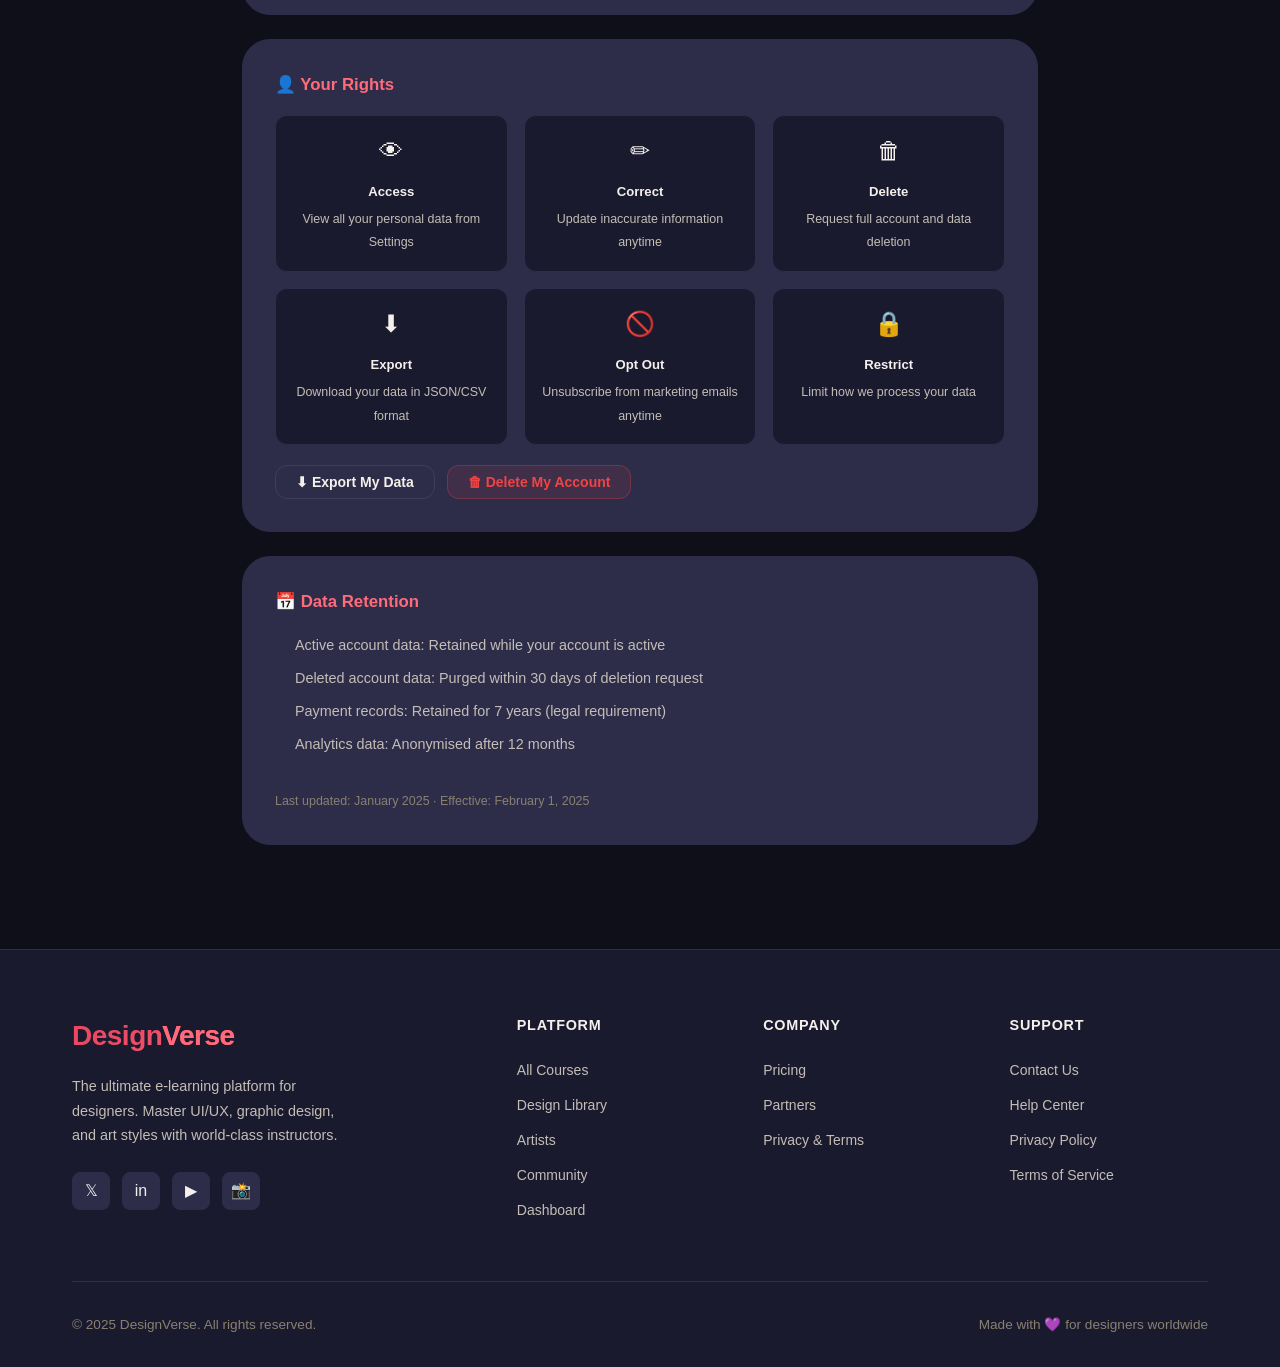
<file: security.html>
<!DOCTYPE html>
<html lang="en">
<head>
  <meta charset="UTF-8"/>
  <meta name="viewport" content="width=device-width,initial-scale=1.0"/>
  <title>Privacy, Terms & Security - DesignVerse</title>
  <link rel="stylesheet" href="css/main.css"/>
  <style>
    body{padding-top:70px}
    .sec-tabs{display:flex;gap:0;border-bottom:1px solid var(--border);margin-bottom:2.5rem}
    .sec-tab{padding:.85rem 2rem;font-size:.95rem;font-weight:600;color:var(--text-muted);border:none;background:transparent;cursor:pointer;border-bottom:2px solid transparent;transition:var(--transition);margin-bottom:-1px}
    .sec-tab.active{color:var(--accent-secondary);border-bottom-color:var(--accent-primary)}
    .tab-panel{display:none}.tab-panel.active{display:block}
    .policy-card{background:var(--bg-card);border:1px solid var(--border);border-radius:var(--radius-xl);padding:2rem;margin-bottom:1.5rem}
    .policy-card h3{font-size:1.05rem;font-weight:700;color:var(--accent-secondary);margin-bottom:1rem;display:flex;align-items:center;gap:.5rem}
    .policy-card p,.policy-card li{font-size:.9rem;color:var(--text-secondary);line-height:1.9}
    .policy-card ul{padding-left:1.25rem}
    .policy-card ul li{margin-bottom:.35rem}
    .rights-grid{display:grid;grid-template-columns:repeat(3,1fr);gap:1rem;margin-top:1rem}
    .right-item{background:var(--bg-secondary);border:1px solid var(--border);border-radius:var(--radius-md);padding:1rem;text-align:center}
    .right-item .icon{font-size:1.5rem;margin-bottom:.5rem}
    .right-item p{font-size:.78rem;color:var(--text-secondary);margin-top:.25rem}
    .right-item strong{font-size:.82rem;color:var(--text-primary)}
    .last-updated{font-size:.78rem;color:var(--text-muted);margin-top:1rem;padding-top:1rem;border-top:1px solid var(--border)}
    @media(max-width:640px){.rights-grid{grid-template-columns:1fr 1fr}}

    /* Security extras */
    .sec-score-ring { position:relative; width:120px; height:120px; margin:0 auto 1rem; }
    .sec-score-ring svg { transform:rotate(-90deg); }
    .sec-score-ring .score-val { position:absolute; inset:0; display:flex; flex-direction:column; align-items:center; justify-content:center; font-size:1.6rem; font-weight:800; color:var(--accent-cyan); }
    .sec-score-ring .score-lbl { font-size:.6rem; color:var(--text-muted); margin-top:.1rem; }
    .sec-check-row { display:flex; align-items:center; justify-content:space-between; padding:.85rem 0; border-bottom:1px solid var(--border); }
    .sec-check-row:last-child { border-bottom:none; }
    .sec-check-left { display:flex; align-items:center; gap:.75rem; }
    .sec-check-icon { width:36px; height:36px; border-radius:var(--radius-sm); display:flex; align-items:center; justify-content:center; font-size:1rem; flex-shrink:0; }
    .sec-check-title { font-size:.875rem; font-weight:600; }
    .sec-check-desc { font-size:.75rem; color:var(--text-muted); margin-top:.1rem; }
    .sec-toggle { position:relative; width:44px; height:24px; }
    .sec-toggle input { opacity:0; width:0; height:0; }
    .sec-toggle-slider { position:absolute; inset:0; background:var(--border); border-radius:12px; cursor:pointer; transition:.3s; }
    .sec-toggle-slider::before { content:''; position:absolute; width:18px; height:18px; left:3px; top:3px; background:#fff; border-radius:50%; transition:.3s; }
    .sec-toggle input:checked + .sec-toggle-slider { background:var(--accent-primary); }
    .sec-toggle input:checked + .sec-toggle-slider::before { transform:translateX(20px); }
    .session-card { background:var(--bg-secondary); border:1px solid var(--border); border-radius:var(--radius-md); padding:1rem 1.25rem; display:flex; align-items:center; justify-content:space-between; gap:1rem; margin-bottom:.75rem; flex-wrap:wrap; }
    .session-card.current { border-color:var(--accent-cyan); background:rgba(22,160,133,.06); }
    .session-device { display:flex; align-items:center; gap:.75rem; }
    .session-icon { font-size:1.5rem; }
    .session-name { font-size:.875rem; font-weight:600; }
    .session-meta { font-size:.75rem; color:var(--text-muted); margin-top:.15rem; }
    .audit-row { display:flex; align-items:flex-start; gap:.85rem; padding:.85rem 0; border-bottom:1px solid var(--border); }
    .audit-row:last-child { border-bottom:none; }
    .audit-dot { width:10px; height:10px; border-radius:50%; flex-shrink:0; margin-top:.35rem; }
    .audit-time { font-size:.72rem; color:var(--text-muted); white-space:nowrap; min-width:90px; }
    .audit-event { font-size:.82rem; font-weight:600; }
    .audit-detail { font-size:.75rem; color:var(--text-muted); margin-top:.1rem; }
    .threat-card { background:var(--bg-secondary); border:1px solid var(--border); border-radius:var(--radius-md); padding:1rem 1.25rem; display:flex; align-items:center; gap:1rem; margin-bottom:.75rem; }
    .threat-level { padding:.2rem .65rem; border-radius:100px; font-size:.7rem; font-weight:700; white-space:nowrap; }
    .threat-low { background:rgba(16,185,129,.15); color:#10b981; }
    .threat-med { background:rgba(245,158,11,.15); color:var(--accent-gold); }
    .threat-high { background:rgba(239,68,68,.15); color:#ef4444; }
  </style>
</head>
<body>
<header class="navbar" id="navbar"></header>
<div class="mobile-menu" id="mobile-menu"></div>

<div class="page-hero">
  <div class="container">
    <h1>Security &amp; <span style="background:var(--gradient-primary);-webkit-background-clip:text;-webkit-text-fill-color:transparent">Privacy</span></h1>
    <p>Your account security, data privacy, and platform trust — all in one place.</p>
  </div>
</div>

<div class="section">
  <div class="container" style="max-width:860px">
    <div class="sec-tabs" style="flex-wrap:wrap">
      <button class="sec-tab active" onclick="switchTab('privacy',this)">&#128274; Privacy Policy</button>
      <button class="sec-tab" onclick="switchTab('terms',this)">&#128203; Terms of Service</button>
      <button class="sec-tab" onclick="switchTab('security',this)">&#128737; Security Center</button>
      <button class="sec-tab" onclick="switchTab('sessions',this)">&#128187; Active Sessions</button>
      <button class="sec-tab" onclick="switchTab('auditlog',this)">&#128196; Audit Log</button>
    </div>

    <!-- PRIVACY POLICY -->
    <div class="tab-panel active" id="tab-privacy">
      <div class="policy-card">
        <h3>&#128274; What Data We Collect</h3>
        <ul>
          <li><strong>Account Data:</strong> Name and email address provided at registration.</li>
          <li><strong>Learning Data:</strong> Course progress, quiz scores, certificates earned, and bookmarks.</li>
          <li><strong>Payment Data:</strong> Transaction IDs only � card details are handled by our PCI-DSS certified payment gateway and never stored by us.</li>
          <li><strong>Usage Data:</strong> Pages visited, time spent, and device type � used anonymously to improve the platform.</li>
          <li><strong>Communications:</strong> Support tickets and feedback you submit to us.</li>
        </ul>
      </div>

      <div class="policy-card">
        <h3>&#128101; How We Use Your Data</h3>
        <ul>
          <li>Deliver and personalise your learning experience</li>
          <li>Issue certificates and track your course progress</li>
          <li>Process payments and send receipts</li>
          <li>Send course updates and newsletters (you can opt out anytime)</li>
          <li>Improve platform features based on anonymised usage patterns</li>
          <li>Prevent fraud and ensure platform security</li>
        </ul>
      </div>

      <div class="policy-card">
        <h3>&#128257; Data Sharing</h3>
        <p>We <strong>never sell</strong> your personal data. We share data only with:</p>
        <ul style="margin-top:.75rem">
          <li><strong>Payment processors</strong> (Razorpay) � for transaction processing only</li>
          <li><strong>Email providers</strong> (SendGrid) � for transactional emails only</li>
          <li><strong>Analytics tools</strong> � anonymised, aggregated data only</li>
          <li><strong>Legal authorities</strong> � only when required by applicable law</li>
        </ul>
      </div>

      <div class="policy-card">
        <h3>&#128100; Your Rights</h3>
        <div class="rights-grid">
          <div class="right-item"><div class="icon">&#128065;</div><strong>Access</strong><p>View all your personal data from Settings</p></div>
          <div class="right-item"><div class="icon">&#9999;</div><strong>Correct</strong><p>Update inaccurate information anytime</p></div>
          <div class="right-item"><div class="icon">&#128465;</div><strong>Delete</strong><p>Request full account and data deletion</p></div>
          <div class="right-item"><div class="icon">&#11015;</div><strong>Export</strong><p>Download your data in JSON/CSV format</p></div>
          <div class="right-item"><div class="icon">&#128683;</div><strong>Opt Out</strong><p>Unsubscribe from marketing emails anytime</p></div>
          <div class="right-item"><div class="icon">&#128274;</div><strong>Restrict</strong><p>Limit how we process your data</p></div>
        </div>
        <div style="display:flex;gap:.75rem;margin-top:1.25rem;flex-wrap:wrap">
          <button class="btn btn-outline btn-sm" onclick="showToast('Data export request submitted!','success')">&#11015; Export My Data</button>
          <button class="btn btn-sm" style="background:rgba(239,68,68,.1);border:1px solid rgba(239,68,68,.3);color:#ef4444" onclick="showToast('Account deletion request submitted. Check your email.','info')">&#128465; Delete My Account</button>
        </div>
      </div>

      <div class="policy-card">
        <h3>&#128197; Data Retention</h3>
        <ul>
          <li>Active account data: Retained while your account is active</li>
          <li>Deleted account data: Purged within 30 days of deletion request</li>
          <li>Payment records: Retained for 7 years (legal requirement)</li>
          <li>Analytics data: Anonymised after 12 months</li>
        </ul>
        <div class="last-updated">Last updated: January 2025 &middot; Effective: February 1, 2025</div>
      </div>
    </div>

    <!-- TERMS OF SERVICE -->
    <div class="tab-panel" id="tab-terms">
      <div class="policy-card">
        <h3>&#128203; Acceptance of Terms</h3>
        <p>By accessing or using DesignVerse, you agree to be bound by these Terms of Service. If you do not agree, please do not use the platform. These terms apply to all users including learners, instructors, and visitors.</p>
      </div>

      <div class="policy-card">
        <h3>&#127891; User Accounts</h3>
        <ul>
          <li>You must be at least 13 years old to create an account</li>
          <li>You are responsible for maintaining the confidentiality of your password</li>
          <li>One person may not maintain more than one free account</li>
          <li>You must provide accurate and complete registration information</li>
          <li>DesignVerse reserves the right to suspend accounts that violate these terms</li>
        </ul>
      </div>

      <div class="policy-card">
        <h3>&#128218; Course Content &amp; Intellectual Property</h3>
        <ul>
          <li>All course content is owned by DesignVerse or its instructors</li>
          <li>You may not reproduce, distribute, or resell course content</li>
          <li>Personal use and note-taking is permitted</li>
          <li>Certificates are issued to the registered learner only and are non-transferable</li>
          <li>Instructors retain ownership of their original content</li>
        </ul>
      </div>

      <div class="policy-card">
        <h3>&#128176; Payments &amp; Refunds</h3>
        <ul>
          <li>All prices are in Indian Rupees (INR) inclusive of applicable taxes</li>
          <li>Subscriptions auto-renew unless cancelled before the renewal date</li>
          <li><strong>Refund Policy:</strong> Full refund within 7 days of purchase if less than 20% of the course is completed</li>
          <li>No refunds for downloaded resources or completed certificates</li>
          <li>Disputed charges must be raised within 30 days</li>
        </ul>
      </div>

      <div class="policy-card">
        <h3>&#128683; Prohibited Conduct</h3>
        <ul>
          <li>Sharing account credentials with others</li>
          <li>Scraping, crawling, or automated access to the platform</li>
          <li>Uploading malicious code or attempting to breach security</li>
          <li>Harassment, hate speech, or abusive behaviour in community forums</li>
          <li>Misrepresenting your identity or credentials</li>
          <li>Using the platform for commercial purposes without written consent</li>
        </ul>
      </div>

      <div class="policy-card">
        <h3>&#9878; Governing Law</h3>
        <p>These Terms are governed by the laws of India. Any disputes shall be subject to the exclusive jurisdiction of courts in Bengaluru, Karnataka. For disputes under &#8377;1,00,000 we offer free online arbitration through our dispute resolution portal.</p>
        <div class="last-updated">Last updated: January 2025 &middot; Version 3.2</div>
      </div>

      <div style="text-align:center;margin-top:2rem">
        <p style="color:var(--text-muted);font-size:.875rem;margin-bottom:1rem">Questions about our policies?</p>
        <a href="contact.html" class="btn btn-primary">Contact Us</a>
      </div>
    </div>

    <!-- SECURITY CENTER -->
    <div class="tab-panel" id="tab-security">
      <div class="policy-card" style="text-align:center">
        <h3 style="justify-content:center">&#128737; Your Security Score</h3>
        <div class="sec-score-ring">
          <svg width="120" height="120" viewBox="0 0 120 120">
            <circle cx="60" cy="60" r="50" fill="none" stroke="var(--border)" stroke-width="10"/>
            <circle id="score-arc" cx="60" cy="60" r="50" fill="none" stroke="#16A085" stroke-width="10" stroke-dasharray="314" stroke-dashoffset="94" stroke-linecap="round"/>
          </svg>
          <div class="score-val"><span id="score-num">70</span><span class="score-lbl">/ 100</span></div>
        </div>
        <p style="color:var(--text-muted);font-size:.85rem">Complete the checklist below to reach 100</p>
      </div>

      <div class="policy-card">
        <h3>&#9989; Security Checklist</h3>
        <div class="sec-check-row">
          <div class="sec-check-left">
            <div class="sec-check-icon" style="background:rgba(16,185,129,.15)">&#128274;</div>
            <div><div class="sec-check-title">Strong Password</div><div class="sec-check-desc">Your password meets complexity requirements</div></div>
          </div>
          <span class="sb sb-ok">&#10003; Done</span>
        </div>
        <div class="sec-check-row">
          <div class="sec-check-left">
            <div class="sec-check-icon" style="background:rgba(245,158,11,.15)" id="tfa-icon">&#128241;</div>
            <div><div class="sec-check-title">Two-Factor Authentication</div><div class="sec-check-desc" id="tfa-desc">Add an extra layer of protection</div></div>
          </div>
          <label class="sec-toggle"><input type="checkbox" id="tfa-toggle" onchange="toggleTFA(this)"/><span class="sec-toggle-slider"></span></label>
        </div>
        <div class="sec-check-row">
          <div class="sec-check-left">
            <div class="sec-check-icon" style="background:rgba(6,182,212,.15)">&#128231;</div>
            <div><div class="sec-check-title">Email Verified</div><div class="sec-check-desc">Your email address has been confirmed</div></div>
          </div>
          <span class="sb sb-ok">&#10003; Done</span>
        </div>
        <div class="sec-check-row">
          <div class="sec-check-left">
            <div class="sec-check-icon" style="background:rgba(233,69,96,.15)">&#128272;</div>
            <div><div class="sec-check-title">Recovery Codes</div><div class="sec-check-desc" id="recovery-desc">Save backup codes in case you lose access</div></div>
          </div>
          <button class="btn btn-outline btn-sm" onclick="generateRecoveryCodes()" id="recovery-btn">Generate</button>
        </div>
        <div class="sec-check-row">
          <div class="sec-check-left">
            <div class="sec-check-icon" style="background:rgba(124,58,237,.15)">&#128276;</div>
            <div><div class="sec-check-title">Login Alerts</div><div class="sec-check-desc">Get notified of new sign-ins</div></div>
          </div>
          <label class="sec-toggle"><input type="checkbox" id="alert-toggle" checked onchange="showToast(this.checked?'Login alerts enabled':'Login alerts disabled',this.checked?'success':'info')"/><span class="sec-toggle-slider"></span></label>
        </div>
        <div class="sec-check-row">
          <div class="sec-check-left">
            <div class="sec-check-icon" style="background:rgba(16,185,129,.15)">&#128100;</div>
            <div><div class="sec-check-title">Profile Visibility</div><div class="sec-check-desc">Control who can see your profile</div></div>
          </div>
          <select onchange="showToast('Visibility set to: '+this.value,'success')" style="padding:.35rem .75rem;background:var(--bg-primary);border:1px solid var(--border);border-radius:var(--radius-sm);color:var(--text-primary);font-family:var(--font-body);font-size:.8rem">
            <option>Public</option><option selected>Community only</option><option>Private</option>
          </select>
        </div>
      </div>

      <div class="policy-card" id="recovery-panel" style="display:none">
        <h3>&#128272; Backup Recovery Codes</h3>
        <p style="font-size:.85rem;color:var(--text-muted);margin-bottom:1rem">Store these safely. Each code can be used once.</p>
        <div id="recovery-codes-grid" style="display:grid;grid-template-columns:repeat(2,1fr);gap:.5rem;margin-bottom:1rem;font-family:monospace;font-size:.9rem"></div>
        <div style="display:flex;gap:.75rem;flex-wrap:wrap">
          <button class="btn btn-outline btn-sm" onclick="copyRecoveryCodes()">&#128203; Copy All</button>
          <button class="btn btn-outline btn-sm" onclick="generateRecoveryCodes()">&#128260; Regenerate</button>
        </div>
      </div>

      <div class="policy-card">
        <h3>&#128268; Threat Monitor</h3>
        <div class="threat-card"><span style="font-size:1.4rem">&#9989;</span><div style="flex:1"><div style="font-size:.875rem;font-weight:600">No active threats detected</div><div style="font-size:.75rem;color:var(--text-muted)">Last scan: just now</div></div><span class="threat-level threat-low">LOW RISK</span></div>
        <div class="threat-card"><span style="font-size:1.4rem">&#128268;</span><div style="flex:1"><div style="font-size:.875rem;font-weight:600">1 unrecognised login location</div><div style="font-size:.75rem;color:var(--text-muted)">Mumbai, MH — 3 days ago · Chrome on Windows</div></div><span class="threat-level threat-med">REVIEW</span></div>
        <div style="margin-top:1rem;display:flex;gap:.75rem;flex-wrap:wrap">
          <button class="btn btn-primary btn-sm" onclick="showToast('Account secured!','success')">&#128274; Secure My Account</button>
          <button class="btn btn-outline btn-sm" onclick="switchTab('sessions',document.querySelectorAll('.sec-tab')[3])">&#128187; View Sessions</button>
        </div>
      </div>

      <div class="policy-card">
        <h3>&#128273; Change Password</h3>
        <div style="display:flex;flex-direction:column;gap:.85rem;max-width:420px">
          <div><label style="font-size:.78rem;color:var(--text-muted);display:block;margin-bottom:.3rem">Current Password</label><input type="password" placeholder="••••••••" style="width:100%;padding:.6rem .9rem;background:var(--bg-primary);border:1px solid var(--border);border-radius:var(--radius-sm);color:var(--text-primary);font-family:var(--font-body)"/></div>
          <div>
            <label style="font-size:.78rem;color:var(--text-muted);display:block;margin-bottom:.3rem">New Password</label>
            <input type="password" id="new-pw" placeholder="Min 8 chars, 1 number, 1 symbol" oninput="checkPwStrength(this.value)" style="width:100%;padding:.6rem .9rem;background:var(--bg-primary);border:1px solid var(--border);border-radius:var(--radius-sm);color:var(--text-primary);font-family:var(--font-body)"/>
            <div style="margin-top:.5rem;height:4px;background:var(--border);border-radius:2px;overflow:hidden"><div id="pw-strength-bar" style="height:100%;width:0;border-radius:2px;transition:width .3s,background .3s"></div></div>
            <div id="pw-strength-label" style="font-size:.72rem;color:var(--text-muted);margin-top:.25rem"></div>
          </div>
          <div><label style="font-size:.78rem;color:var(--text-muted);display:block;margin-bottom:.3rem">Confirm New Password</label><input type="password" placeholder="••••••••" style="width:100%;padding:.6rem .9rem;background:var(--bg-primary);border:1px solid var(--border);border-radius:var(--radius-sm);color:var(--text-primary);font-family:var(--font-body)"/></div>
          <button class="btn btn-primary btn-sm" style="align-self:flex-start" onclick="showToast('Password updated!','success')">Update Password</button>
        </div>
      </div>
    </div>

    <!-- ACTIVE SESSIONS -->
    <div class="tab-panel" id="tab-sessions">
      <div class="policy-card">
        <h3>&#128187; Active Sessions</h3>
        <p style="font-size:.85rem;color:var(--text-muted);margin-bottom:1.25rem">Devices currently signed in. Revoke any you don't recognise.</p>
        <div class="session-card current">
          <div class="session-device"><span class="session-icon">&#128187;</span><div><div class="session-name">Chrome on Windows <span style="background:rgba(22,160,133,.15);color:#16A085;font-size:.68rem;padding:.15rem .5rem;border-radius:100px;margin-left:.4rem">Current</span></div><div class="session-meta">Bengaluru, KA · IP 103.21.xx.xx · Active now</div></div></div>
          <span style="font-size:.75rem;color:var(--text-muted)">This device</span>
        </div>
        <div class="session-card" id="session-mumbai">
          <div class="session-device"><span class="session-icon">&#128241;</span><div><div class="session-name">Safari on iPhone 14</div><div class="session-meta">Mumbai, MH · IP 49.36.xx.xx · 3 days ago</div></div></div>
          <button class="btn btn-sm" style="background:rgba(239,68,68,.1);border:1px solid rgba(239,68,68,.3);color:#ef4444;animation:none" onclick="revokeSession('session-mumbai','Safari on iPhone 14')">Revoke</button>
        </div>
        <div class="session-card" id="session-delhi">
          <div class="session-device"><span class="session-icon">&#128187;</span><div><div class="session-name">Firefox on MacBook Pro</div><div class="session-meta">Delhi, DL · IP 122.15.xx.xx · 1 week ago</div></div></div>
          <button class="btn btn-sm" style="background:rgba(239,68,68,.1);border:1px solid rgba(239,68,68,.3);color:#ef4444;animation:none" onclick="revokeSession('session-delhi','Firefox on MacBook Pro')">Revoke</button>
        </div>
        <div style="margin-top:1.25rem">
          <button class="btn btn-sm" style="background:rgba(239,68,68,.1);border:1px solid rgba(239,68,68,.3);color:#ef4444;animation:none" onclick="revokeAllSessions()">&#128683; Revoke All Other Sessions</button>
        </div>
      </div>
      <div class="policy-card">
        <h3>&#128274; Trusted Devices</h3>
        <p style="font-size:.85rem;color:var(--text-muted);margin-bottom:1rem">Trusted devices skip 2FA for 30 days.</p>
        <div class="session-card">
          <div class="session-device"><span class="session-icon">&#128187;</span><div><div class="session-name">Chrome on Windows</div><div class="session-meta">Trusted Jan 15, 2025 · Expires Feb 14, 2025</div></div></div>
          <button class="btn btn-outline btn-sm" onclick="showToast('Device removed from trusted list','info')">Remove</button>
        </div>
      </div>
    </div>

    <!-- AUDIT LOG -->
    <div class="tab-panel" id="tab-auditlog">
      <div class="policy-card">
        <h3>&#128196; Security Audit Log</h3>
        <p style="font-size:.85rem;color:var(--text-muted);margin-bottom:1.25rem">Full record of security-related activity on your account.</p>
        <div style="display:flex;gap:.5rem;margin-bottom:1.25rem;flex-wrap:wrap" id="audit-filters">
          <button class="comm-filter active" onclick="filterAudit('all',this)">All</button>
          <button class="comm-filter" onclick="filterAudit('login',this)">Logins</button>
          <button class="comm-filter" onclick="filterAudit('settings',this)">Settings</button>
          <button class="comm-filter" onclick="filterAudit('payment',this)">Payments</button>
          <button class="comm-filter" onclick="filterAudit('security',this)">Security</button>
        </div>
        <div id="audit-log-list"></div>
      </div>
    </div>

  </div>
</div>

<footer class="footer" id="footer"></footer>
<script src="js/components.js"></script>
<script src="js/main.js"></script>
<script src="js/ads.js"></script>
<script>
  function switchTab(tab, btn) {
    document.querySelectorAll('.sec-tab').forEach(function(t){t.classList.remove('active');});
    document.querySelectorAll('.tab-panel').forEach(function(p){p.classList.remove('active');});
    btn.classList.add('active');
    document.getElementById('tab-'+tab).classList.add('active');
  }

  // Security score
  function updateScore() {
    var score = 70;
    if (document.getElementById('tfa-toggle').checked) score += 15;
    if (document.getElementById('recovery-panel').style.display !== 'none') score += 10;
    if (!document.getElementById('alert-toggle').checked) score -= 5;
    score = Math.min(100, Math.max(0, score));
    document.getElementById('score-num').textContent = score;
    var arc = document.getElementById('score-arc');
    var offset = 314 - (314 * score / 100);
    arc.setAttribute('stroke-dashoffset', offset);
    arc.setAttribute('stroke', score >= 90 ? '#16A085' : score >= 60 ? '#f59e0b' : '#ef4444');
  }

  // 2FA toggle
  function toggleTFA(cb) {
    var desc = document.getElementById('tfa-desc');
    var icon = document.getElementById('tfa-icon');
    if (cb.checked) {
      desc.textContent = '2FA is active — your account is protected';
      icon.style.background = 'rgba(16,185,129,.15)';
      icon.textContent = '✅';
      showToast('Two-factor authentication enabled!', 'success');
    } else {
      desc.textContent = 'Add an extra layer of protection';
      icon.style.background = 'rgba(245,158,11,.15)';
      icon.textContent = '📱';
      showToast('2FA disabled', 'info');
    }
    updateScore();
  }

  // Recovery codes
  function generateRecoveryCodes() {
    var codes = [];
    for (var i = 0; i < 8; i++) {
      codes.push(Math.random().toString(36).substr(2,5).toUpperCase() + '-' + Math.random().toString(36).substr(2,5).toUpperCase());
    }
    var grid = document.getElementById('recovery-codes-grid');
    grid.innerHTML = codes.map(function(c) {
      return '<div style="background:var(--bg-primary);border:1px solid var(--border);border-radius:var(--radius-sm);padding:.4rem .75rem;letter-spacing:.1em;color:var(--text-primary)">' + c + '</div>';
    }).join('');
    document.getElementById('recovery-panel').style.display = 'block';
    document.getElementById('recovery-desc').textContent = '8 codes generated — store them safely';
    document.getElementById('recovery-btn').textContent = 'Regenerate';
    window._recoveryCodes = codes;
    updateScore();
    showToast('Recovery codes generated!', 'success');
  }

  function copyRecoveryCodes() {
    if (window._recoveryCodes) {
      navigator.clipboard.writeText(window._recoveryCodes.join('\n'));
      showToast('Codes copied to clipboard!', 'success');
    }
  }

  // Password strength
  function checkPwStrength(val) {
    var bar = document.getElementById('pw-strength-bar');
    var lbl = document.getElementById('pw-strength-label');
    var score = 0;
    if (val.length >= 8) score++;
    if (/[A-Z]/.test(val)) score++;
    if (/[0-9]/.test(val)) score++;
    if (/[^A-Za-z0-9]/.test(val)) score++;
    if (val.length >= 12) score++;
    var levels = [
      {w:'0%', c:'#ef4444', t:''},
      {w:'25%', c:'#ef4444', t:'Weak'},
      {w:'50%', c:'#f59e0b', t:'Fair'},
      {w:'75%', c:'#16A085', t:'Good'},
      {w:'100%', c:'#10b981', t:'Strong'}
    ];
    var l = levels[Math.min(score, 4)];
    bar.style.width = l.w; bar.style.background = l.c;
    lbl.textContent = l.t; lbl.style.color = l.c;
  }

  // Sessions
  function revokeSession(id, name) {
    var el = document.getElementById(id);
    if (el) { el.style.opacity = '0'; el.style.transition = 'opacity .3s'; setTimeout(function(){el.remove();}, 300); }
    showToast(name + ' session revoked', 'success');
  }
  function revokeAllSessions() {
    ['session-mumbai','session-delhi'].forEach(function(id) {
      var el = document.getElementById(id);
      if (el) { el.style.opacity='0'; el.style.transition='opacity .3s'; setTimeout(function(){el.remove();},300); }
    });
    showToast('All other sessions revoked', 'success');
  }

  // Audit log data
  var AUDIT_EVENTS = [
    {type:'login',   dot:'#16A085', event:'Successful login',          detail:'Chrome on Windows · Bengaluru, KA · 103.21.xx.xx', time:'Just now'},
    {type:'security',dot:'#f59e0b', event:'Unrecognised login attempt', detail:'Safari on iPhone · Mumbai, MH · 49.36.xx.xx',       time:'3 days ago'},
    {type:'settings',dot:'#E94560', event:'Password changed',           detail:'Via account settings',                              time:'1 week ago'},
    {type:'login',   dot:'#16A085', event:'Successful login',           detail:'Firefox on MacBook · Delhi, DL · 122.15.xx.xx',     time:'1 week ago'},
    {type:'payment', dot:'#a855f7', event:'Payment processed',          detail:'Pro subscription · ₹1,499 · Razorpay',             time:'2 weeks ago'},
    {type:'security',dot:'#f59e0b', event:'Login alert triggered',      detail:'New device detected · Email notification sent',     time:'2 weeks ago'},
    {type:'settings',dot:'#06b6d4', event:'Email verified',             detail:'Account email confirmed',                           time:'1 month ago'},
    {type:'login',   dot:'#16A085', event:'Successful login',           detail:'Chrome on Windows · Bengaluru, KA',                 time:'1 month ago'},
    {type:'security',dot:'#10b981', event:'2FA enabled',                detail:'TOTP authenticator configured',                     time:'1 month ago'},
    {type:'payment', dot:'#a855f7', event:'Subscription renewed',       detail:'Pro plan · Auto-renewal · ₹1,499',                 time:'2 months ago'},
    {type:'settings',dot:'#E94560', event:'Profile updated',            detail:'Display name and bio changed',                      time:'2 months ago'},
    {type:'login',   dot:'#16A085', event:'Account created',            detail:'Registration via email',                            time:'3 months ago'},
  ];

  function renderAuditLog(filter) {
    var list = filter === 'all' ? AUDIT_EVENTS : AUDIT_EVENTS.filter(function(e){return e.type===filter;});
    document.getElementById('audit-log-list').innerHTML = list.map(function(e) {
      return '<div class="audit-row">' +
        '<div class="audit-dot" style="background:'+e.dot+'"></div>' +
        '<div class="audit-time">'+e.time+'</div>' +
        '<div style="flex:1"><div class="audit-event">'+e.event+'</div><div class="audit-detail">'+e.detail+'</div></div>' +
        '<span class="sb" style="background:'+e.dot+'22;color:'+e.dot+';white-space:nowrap">'+e.type+'</span>' +
      '</div>';
    }).join('');
  }

  function filterAudit(type, btn) {
    document.querySelectorAll('#audit-filters .comm-filter').forEach(function(b){b.classList.remove('active');});
    btn.classList.add('active');
    renderAuditLog(type);
  }

  document.addEventListener('DOMContentLoaded', function() {
    renderAuditLog('all');
    updateScore();
    document.getElementById('alert-toggle').addEventListener('change', updateScore);
  });
</script>
</body>
</html>
</file>
<file: css/main.css>
/* DesignVerse - Main Stylesheet */
@import url('https://fonts.googleapis.com/css2?family=Saira+Stencil+One&family=Barrio&display=swap');
@import url('https://fonts.cdnfonts.com/css/sansation');

/* ================================
   CSS Variables & Reset
================================ */
:root {
  --bg-primary: #0F0F1A;
  --bg-secondary: #1A1A2E;
  --bg-card: #2D2D4A;
  --bg-card-hover: #35355a;
  --accent-primary: #E94560;
  --accent-secondary: #FF6B7A;
  --accent-dark: #C73650;
  --accent-cyan: #16A085;
  --accent-gold: #f59e0b;
  --accent-pink: #FF6B7A;
  --text-primary: #F5F0EB;
  --text-secondary: #c4bdb6;
  --text-muted: #8a8070;
  --border: #2D2D4A;
  --border-light: #3d3d5e;
  --gradient-primary: linear-gradient(135deg, #E94560, #FF6B7A);
  --gradient-hero: linear-gradient(135deg, #0F0F1A 0%, #1A1A2E 50%, #0F0F1A 100%);
  --gradient-card: linear-gradient(135deg, #2D2D4A, #35355a);
  --shadow-sm: 0 2px 8px rgba(0,0,0,0.3);
  --shadow-md: 0 4px 20px rgba(0,0,0,0.4);
  --shadow-lg: 0 8px 40px rgba(0,0,0,0.5);
  --shadow-glow: 0 0 30px rgba(233,69,96,0.3);
  --radius-sm: 8px;
  --radius-md: 12px;
  --radius-lg: 20px;
  --radius-xl: 28px;
  --transition: all 0.3s cubic-bezier(0.4, 0, 0.2, 1);
  --font-main: 'Sansation', 'Segoe UI', sans-serif;
  --font-body: 'Sansation', 'Segoe UI', sans-serif;
  --navbar-bg: rgba(15,15,26,0.85);
  --navbar-scrolled: rgba(15,15,26,0.98);
  --star-opacity: 1;
}

/* ================================
   Light Mode
================================ */
body.light-mode {
  --bg-primary: #F5F0EB;
  --bg-secondary: #E8E0D8;
  --bg-card: #ffffff;
  --bg-card-hover: #fdf8f4;
  --text-primary: #1A1A2E;
  --text-secondary: #3a3a5a;
  --text-muted: #7a7a9a;
  --border: #ddd6ce;
  --border-light: #ccc4bc;
  --gradient-hero: linear-gradient(135deg, #F5F0EB 0%, #fde8ec 50%, #F5F0EB 100%);
  --gradient-card: linear-gradient(135deg, #ffffff, #fdf8f4);
  --shadow-sm: 0 2px 8px rgba(233,69,96,0.08);
  --shadow-md: 0 4px 20px rgba(233,69,96,0.12);
  --shadow-lg: 0 8px 40px rgba(233,69,96,0.16);
  --shadow-glow: 0 0 30px rgba(233,69,96,0.15);
  --navbar-bg: rgba(245,240,235,0.88);
  --navbar-scrolled: rgba(245,240,235,0.98);
  --star-opacity: 0;
}

/* ================================
   Theme Toggle Button
================================ */
.theme-toggle {
  width: 38px; height: 38px;
  border-radius: var(--radius-sm);
  background: var(--bg-card);
  border: 1px solid var(--border);
  display: flex; align-items: center; justify-content: center;
  font-size: 1.1rem; cursor: pointer;
  transition: var(--transition);
  flex-shrink: 0;
}
.theme-toggle:hover { border-color: var(--accent-primary); background: rgba(233,69,96,0.12); transform: rotate(20deg) scale(1.1); }

* { margin: 0; padding: 0; box-sizing: border-box; }
html { scroll-behavior: smooth; }
body {
  font-family: var(--font-body);
  background: var(--bg-primary);
  color: var(--text-primary);
  line-height: 1.6;
  overflow-x: hidden;
}

h1, h2, h3, h4, h5, h6, .nav-logo, .section-title, .loader-logo, .hero-title, .page-hero h1 {
  font-family: var(--font-main);
}

button { cursor: pointer; font-family: var(--font-body); }
input, textarea, select { font-family: var(--font-body); }

/* ================================
   Starry Night Canvas
================================ */
#starry-canvas {
  position: fixed;
  top: 0; left: 0;
  width: 100%; height: 100%;
  z-index: 0;
  pointer-events: none;
  opacity: var(--star-opacity);
  transition: opacity 0.6s ease;
}
body > *:not(#starry-canvas) { position: relative; z-index: 1; }
a { text-decoration: none; color: inherit; }
ul { list-style: none; }
img { max-width: 100%; display: block; }

/* ================================
   Scrollbar
================================ */
::-webkit-scrollbar { width: 6px; }
::-webkit-scrollbar-track { background: var(--bg-secondary); }
::-webkit-scrollbar-thumb { background: var(--accent-primary); border-radius: 3px; }

/* ================================
   Promo Banner
================================ */
.promo-banner {
  position: relative;
  z-index: 1001;
  width: 100%;
  background: #E94560;
  padding: 0.6rem 3rem;
  text-align: center;
  overflow: hidden;
}
.promo-text {
  font-family: 'Sansation', sans-serif;
  font-size: 1.1rem;
  color: #fff;
  letter-spacing: 0.08em;
  min-height: 1.4em;
  white-space: nowrap;
  overflow: hidden;
  text-shadow: 0 0 12px rgba(255,255,255,0.6), 0 1px 3px rgba(0,0,0,0.4);
}
.promo-text .promo-char {
  display: inline-block;
  opacity: 0;
  transform: translateY(8px);
  animation: promo-char-in 0.08s ease forwards;
}
@keyframes promo-char-in {
  to { opacity: 1; transform: translateY(0); }
}
.promo-close {
  position: absolute; right: 1rem; top: 50%;
  transform: translateY(-50%);
  background: rgba(255,255,255,0.2);
  border: none; color: #fff;
  width: 22px; height: 22px;
  border-radius: 50%;
  font-size: 0.7rem; cursor: pointer;
  display: flex; align-items: center; justify-content: center;
  transition: background 0.2s;
}
.promo-close:hover { background: rgba(255,255,255,0.4); }

/* push navbar down when banner is visible */
.navbar { top: 37px; }
.mobile-menu { top: 107px; }

/* ================================
   Loading Screen
================================ */
#loading-screen {
  position: fixed; inset: 0;
  background: var(--bg-primary);
  display: flex; flex-direction: column;
  align-items: center; justify-content: center;
  z-index: 9999;
  transition: opacity 0.5s ease, visibility 0.5s ease;
}
#loading-screen.hidden { opacity: 0; visibility: hidden; }
.loader-logo {
  font-size: 2rem; font-weight: 800;
  background: var(--gradient-primary);
  -webkit-background-clip: text; -webkit-text-fill-color: transparent;
  margin-bottom: 2rem;
  animation: pulse 1.5s ease-in-out infinite;
}
.loader-bar {
  width: 200px; height: 3px;
  background: var(--border);
  border-radius: 2px; overflow: hidden;
}
.loader-bar-fill {
  height: 100%;
  background: var(--gradient-primary);
  border-radius: 2px;
  animation: loadBar 1.5s ease-in-out forwards;
}
@keyframes loadBar { from { width: 0; } to { width: 100%; } }
@keyframes pulse { 0%,100% { opacity: 1; } 50% { opacity: 0.6; } }

/* ================================
   Navbar
================================ */
.navbar {
  position: fixed; top: 0; left: 0; right: 0;
  z-index: 1000;
  background: var(--navbar-bg);
  backdrop-filter: blur(20px);
  border-bottom: 1px solid var(--border);
  padding: 0 2rem;
  height: 70px;
  display: flex; align-items: center; justify-content: space-between;
  transition: var(--transition);
}
.navbar.scrolled { background: var(--navbar-scrolled); box-shadow: var(--shadow-md); }
.nav-logo {
  font-size: 1.5rem; font-weight: 800;
  background: var(--gradient-primary);
  -webkit-background-clip: text; -webkit-text-fill-color: transparent;
  letter-spacing: -0.5px;
}
.nav-logo span { color: var(--accent-pink); -webkit-text-fill-color: var(--accent-pink); }
.nav-links { display: flex; align-items: center; gap: 0.25rem; }
.nav-links a {
  padding: 0.5rem 0.85rem;
  border-radius: var(--radius-sm);
  font-size: 0.9rem; font-weight: 500;
  color: var(--text-secondary);
  transition: var(--transition);
}
.nav-links a:hover, .nav-links a.active {
  color: var(--text-primary);
  background: rgba(233,69,96,0.15);
}
.nav-actions { display: flex; align-items: center; gap: 0.75rem; }
.btn-nav-login {
  padding: 0.5rem 1.25rem;
  border: 1px solid var(--border-light);
  border-radius: var(--radius-sm);
  background: transparent;
  color: var(--text-primary);
  font-size: 0.9rem; font-weight: 500;
  transition: var(--transition);
}
.btn-nav-login:hover { border-color: var(--accent-primary); color: var(--accent-secondary); }
.btn-nav-cta {
  padding: 0.5rem 1.25rem;
  border: none;
  border-radius: var(--radius-sm);
  background: var(--gradient-primary);
  color: #fff;
  font-size: 0.9rem; font-weight: 600;
  transition: var(--transition);
  box-shadow: 0 0 15px rgba(124,58,237,0.3);
}
.btn-nav-cta:hover { transform: translateY(-1px); box-shadow: 0 0 25px rgba(124,58,237,0.5); }
.nav-user { display: flex; align-items: center; gap: 0.75rem; }
.nav-avatar {
  width: 36px; height: 36px; border-radius: 50%;
  background: var(--gradient-primary);
  display: flex; align-items: center; justify-content: center;
  font-weight: 700; font-size: 0.85rem;
  cursor: pointer;
}
.nav-notification {
  position: relative; cursor: pointer;
  width: 36px; height: 36px;
  display: flex; align-items: center; justify-content: center;
  border-radius: var(--radius-sm);
  background: var(--bg-card);
  border: 1px solid var(--border);
  transition: var(--transition);
}
.nav-notification:hover { border-color: var(--accent-primary); }
.notif-badge {
  position: absolute; top: 6px; right: 6px;
  width: 8px; height: 8px;
  background: var(--accent-pink);
  border-radius: 50%;
  border: 2px solid var(--bg-primary);
}
.hamburger {
  display: none; flex-direction: column; gap: 5px;
  cursor: pointer; padding: 4px;
}
.hamburger span {
  display: block; width: 24px; height: 2px;
  background: var(--text-primary);
  border-radius: 2px; transition: var(--transition);
}
.mobile-menu {
  display: none;
  position: fixed; top: 70px; left: 0; right: 0;
  background: var(--bg-secondary);
  border-bottom: 1px solid var(--border);
  padding: 1rem 2rem;
  flex-direction: column; gap: 0.5rem;
  z-index: 999;
}
.mobile-menu.open { display: flex; }
.mobile-menu a {
  padding: 0.75rem 1rem;
  border-radius: var(--radius-sm);
  color: var(--text-secondary);
  font-weight: 500;
  transition: var(--transition);
}
.mobile-menu a:hover { color: var(--text-primary); background: rgba(233,69,96,0.15); }

/* ================================
   Buttons
================================ */
@keyframes btn-ripple {
  0%   { transform: scale(0); opacity: 0.5; }
  100% { transform: scale(4); opacity: 0; }
}
@keyframes btn-glow-pulse {
  0%, 100% { box-shadow: 0 0 20px rgba(233,69,96,0.35); }
  50%       { box-shadow: 0 0 40px rgba(255,107,122,0.7), 0 0 80px rgba(233,69,96,0.3); }
}
@keyframes btn-shimmer {
  0%   { background-position: -200% center; }
  100% { background-position: 200% center; }
}
@keyframes btn-border-spin {
  to { --angle: 360deg; }
}

.btn {
  display: inline-flex; align-items: center; gap: 0.5rem;
  padding: 0.75rem 1.75rem;
  border-radius: var(--radius-md);
  font-size: 1rem; font-weight: 600;
  transition: transform 0.25s cubic-bezier(0.34,1.56,0.64,1), box-shadow 0.3s ease, background-position 0.3s ease;
  border: none; cursor: pointer;
  position: relative; overflow: hidden;
}

/* ripple on click */
.btn::after {
  content: '';
  position: absolute;
  width: 40px; height: 40px;
  border-radius: 50%;
  background: rgba(255,255,255,0.25);
  transform: scale(0);
  left: var(--rx, 50%); top: var(--ry, 50%);
  translate: -50% -50%;
  pointer-events: none;
}
.btn.rippling::after { animation: btn-ripple 0.55s ease-out forwards; }

.btn-primary {
  background: linear-gradient(135deg, #E94560, #FF6B7A, #C73650, #FF6B7A, #E94560);
  background-size: 300% auto;
  color: #fff;
  animation: btn-glow-pulse 3s ease-in-out infinite;
}
.btn-primary:hover {
  transform: translateY(-3px) scale(1.03);
  background-position: right center;
  animation: btn-shimmer 0.6s linear, btn-glow-pulse 3s ease-in-out infinite;
}
.btn-primary:active { transform: translateY(0) scale(0.97); }

.btn-outline {
  background: transparent;
  color: var(--text-primary);
  border: 1px solid var(--border-light);
}
.btn-outline::before {
  content: '';
  position: absolute; inset: 0;
  border-radius: inherit;
  background: linear-gradient(135deg, rgba(233,69,96,0.15), rgba(255,107,122,0.1));
  opacity: 0;
  transition: opacity 0.3s ease;
}
.btn-outline:hover {
  border-color: var(--accent-primary);
  color: var(--accent-secondary);
  transform: translateY(-3px) scale(1.03);
  box-shadow: 0 0 20px rgba(233,69,96,0.3), inset 0 0 20px rgba(233,69,96,0.05);
}
.btn-outline:hover::before { opacity: 1; }
.btn-outline:active { transform: translateY(0) scale(0.97); }

/* nav buttons */
.btn-nav-cta {
  position: relative; overflow: hidden;
}
.btn-nav-cta:hover {
  transform: translateY(-1px) scale(1.04);
  box-shadow: 0 0 25px rgba(233,69,96,0.6);
}
.btn-nav-login:hover {
  transform: translateY(-1px);
  border-color: var(--accent-primary);
  color: var(--accent-secondary);
}

.btn-sm { padding: 0.5rem 1.25rem; font-size: 0.875rem; }
.btn-lg { padding: 1rem 2.5rem; font-size: 1.1rem; }

/* ================================
   Section Utilities
================================ */
.section { padding: 5rem 0; }
.section-sm { padding: 3rem 0; }
.container { max-width: 1200px; margin: 0 auto; padding: 0 2rem; }
.section-header { text-align: center; margin-bottom: 3rem; }
.section-tag {
  display: inline-block;
  padding: 0.35rem 1rem;
  background: rgba(233,69,96,0.15);
  border: 1px solid rgba(233,69,96,0.3);
  border-radius: 100px;
  font-size: 0.8rem; font-weight: 600;
  color: var(--accent-secondary);
  letter-spacing: 0.05em; text-transform: uppercase;
  margin-bottom: 1rem;
}
.section-title {
  font-size: clamp(1.75rem, 4vw, 2.75rem);
  font-weight: 800; line-height: 1.2;
  margin-bottom: 1rem;
}
.section-title span {
  background: var(--gradient-primary);
  -webkit-background-clip: text; -webkit-text-fill-color: transparent;
}
.section-subtitle { font-size: 1.05rem; color: var(--text-secondary); max-width: 600px; margin: 0 auto; }

/* ================================
   Cards
================================ */
.card {
  background: var(--bg-card);
  border: 1px solid var(--border);
  border-radius: var(--radius-lg);
  overflow: hidden;
  transition: var(--transition);
}
.card:hover {
  border-color: var(--border-light);
  transform: translateY(-4px);
  box-shadow: var(--shadow-lg);
}
.card-img { width: 100%; height: 180px; object-fit: cover; }
.card-img-placeholder {
  width: 100%; height: 180px;
  display: flex; align-items: center; justify-content: center;
  font-size: 3rem;
}
.card-body { padding: 1.25rem; }
.card-tag {
  display: inline-block;
  padding: 0.2rem 0.65rem;
  border-radius: 100px;
  font-size: 0.72rem; font-weight: 600;
  text-transform: uppercase; letter-spacing: 0.05em;
  margin-bottom: 0.75rem;
}
.tag-uiux { background: rgba(233,69,96,0.2); color: var(--accent-secondary); }
.tag-graphic { background: rgba(236,72,153,0.2); color: var(--accent-pink); }
.tag-pattern { background: rgba(6,182,212,0.2); color: var(--accent-cyan); }
.tag-art { background: rgba(245,158,11,0.2); color: var(--accent-gold); }
.card-title { font-size: 1rem; font-weight: 700; margin-bottom: 0.5rem; line-height: 1.4; }
.card-meta { display: flex; align-items: center; gap: 0.75rem; font-size: 0.82rem; color: var(--text-muted); margin-bottom: 0.75rem; flex-wrap: wrap; }
.card-rating { display: flex; align-items: center; gap: 0.25rem; color: var(--accent-gold); font-weight: 600; }
.card-footer { display: flex; align-items: center; justify-content: space-between; padding: 1rem 1.25rem; border-top: 1px solid var(--border); }
.card-price { font-size: 1.1rem; font-weight: 800; color: var(--accent-secondary); }
.card-price-original { font-size: 0.85rem; color: var(--text-muted); text-decoration: line-through; margin-left: 0.4rem; }

/* ================================
   Grid Layouts
================================ */
.grid-3 { display: grid; grid-template-columns: repeat(3, 1fr); gap: 1.5rem; }
.grid-4 { display: grid; grid-template-columns: repeat(4, 1fr); gap: 1.5rem; }
.grid-2 { display: grid; grid-template-columns: repeat(2, 1fr); gap: 1.5rem; }

/* ================================
   Progress Bar
================================ */
.progress-bar {
  width: 100%; height: 6px;
  background: var(--border);
  border-radius: 3px; overflow: hidden;
}
.progress-fill {
  height: 100%;
  background: var(--gradient-primary);
  border-radius: 3px;
  transition: width 1s ease;
}

/* ================================
   Badge
================================ */
.badge {
  display: inline-flex; align-items: center; gap: 0.3rem;
  padding: 0.25rem 0.65rem;
  border-radius: 100px;
  font-size: 0.75rem; font-weight: 600;
}
.badge-success { background: rgba(16,185,129,0.15); color: #10b981; }
.badge-warning { background: rgba(245,158,11,0.15); color: var(--accent-gold); }
.badge-info { background: rgba(6,182,212,0.15); color: var(--accent-cyan); }
.badge-purple { background: rgba(233,69,96,0.15); color: var(--accent-secondary); }

/* ================================
   Footer
================================ */
.footer {
  background: var(--bg-secondary);
  border-top: 1px solid var(--border);
  padding: 4rem 0 2rem;
}
.footer-grid { display: grid; grid-template-columns: 2fr 1fr 1fr 1fr; gap: 3rem; margin-bottom: 3rem; }
.footer-brand .nav-logo { font-size: 1.75rem; margin-bottom: 1rem; display: block; }
.footer-brand p { color: var(--text-secondary); font-size: 0.9rem; line-height: 1.7; max-width: 280px; }
.footer-social { display: flex; gap: 0.75rem; margin-top: 1.5rem; }
.social-icon {
  width: 38px; height: 38px;
  border-radius: var(--radius-sm);
  background: var(--bg-card);
  border: 1px solid var(--border);
  display: flex; align-items: center; justify-content: center;
  font-size: 1rem; transition: var(--transition);
  cursor: pointer;
}
.social-icon:hover { border-color: var(--accent-primary); background: rgba(233,69,96,0.15); }
.footer-col h4 { font-size: 0.9rem; font-weight: 700; margin-bottom: 1.25rem; color: var(--text-primary); text-transform: uppercase; letter-spacing: 0.05em; }
.footer-col ul li { margin-bottom: 0.6rem; }
.footer-col ul li a { color: var(--text-secondary); font-size: 0.875rem; transition: var(--transition); }
.footer-col ul li a:hover { color: var(--accent-secondary); }
.footer-bottom { border-top: 1px solid var(--border); padding-top: 2rem; display: flex; align-items: center; justify-content: space-between; flex-wrap: wrap; gap: 1rem; }
.footer-bottom p { color: var(--text-muted); font-size: 0.85rem; }

/* ================================
   Ad Popup
================================ */
#ad-popup-overlay {
  position: fixed; inset: 0;
  background: rgba(0,0,0,0.65);
  backdrop-filter: blur(8px);
  z-index: 8000;
  display: none; align-items: center; justify-content: center;
  padding: 1rem;
}
#ad-popup-overlay.open { display: flex; }
.ad-popup {
  position: relative;
  width: 100%; max-width: 440px;
  border-radius: var(--radius-xl);
  overflow: hidden;
  box-shadow: 0 20px 60px rgba(0,0,0,0.6);
  animation: fadeInUp 0.35s ease;
  border: 1px solid rgba(255,255,255,0.1);
}
.ad-popup-close {
  position: absolute; top: 0.85rem; right: 0.85rem;
  width: 28px; height: 28px; border-radius: 50%;
  background: rgba(0,0,0,0.35); border: none;
  color: #fff; font-size: 0.75rem; cursor: pointer;
  display: flex; align-items: center; justify-content: center;
  transition: background 0.2s; z-index: 1;
}
.ad-popup-close:hover { background: rgba(0,0,0,0.6); }
.ad-popup-image {
  font-size: 4rem; text-align: center;
  padding: 2rem 1rem 1rem;
}
.ad-popup-body { padding: 0 1.75rem 1.75rem; text-align: center; }
.ad-popup-title { font-size: 1.2rem; font-weight: 800; color: #fff; margin-bottom: 0.6rem; line-height: 1.3; }
.ad-popup-text { font-size: 0.9rem; color: rgba(255,255,255,0.82); margin-bottom: 1.25rem; line-height: 1.6; }
.ad-popup-cta { display: inline-flex; margin-bottom: 1rem; background: rgba(255,255,255,0.2) !important; border: 1px solid rgba(255,255,255,0.4) !important; color: #fff !important; backdrop-filter: blur(4px); animation: none !important; }
.ad-popup-cta:hover { background: rgba(255,255,255,0.35) !important; transform: translateY(-2px) scale(1.03); }
.ad-popup-meta { font-size: 0.72rem; color: rgba(255,255,255,0.45); }

/* ================================
   Toast Notification
================================ */
.toast-container { position: fixed; bottom: 2rem; right: 2rem; z-index: 9998; display: flex; flex-direction: column; gap: 0.75rem; }
.toast {
  background: var(--bg-card);
  border: 1px solid var(--border);
  border-radius: var(--radius-md);
  padding: 1rem 1.25rem;
  display: flex; align-items: center; gap: 0.75rem;
  min-width: 280px; max-width: 380px;
  box-shadow: var(--shadow-lg);
  animation: slideInRight 0.3s ease;
}
.toast.success { border-left: 3px solid #10b981; }
.toast.error { border-left: 3px solid #ef4444; }
.toast.info { border-left: 3px solid var(--accent-cyan); }
@keyframes slideInRight { from { transform: translateX(100%); opacity: 0; } to { transform: translateX(0); opacity: 1; } }
@keyframes slideOutRight { from { transform: translateX(0); opacity: 1; } to { transform: translateX(100%); opacity: 0; } }
.toast-icon { font-size: 1.25rem; }
.toast-msg { font-size: 0.875rem; color: var(--text-primary); }

/* ================================
   Page Hero (inner pages)
================================ */
.page-hero {
  padding: 8rem 0 4rem;
  background: var(--gradient-hero);
  text-align: center;
  position: relative; overflow: hidden;
}
.page-hero::before {
  content: '';
  position: absolute; inset: 0;
  background: radial-gradient(ellipse at 50% 0%, rgba(124,58,237,0.2) 0%, transparent 70%);
}
.page-hero .container { position: relative; z-index: 1; }
.page-hero h1 { font-size: clamp(2rem, 5vw, 3.5rem); font-weight: 800; margin-bottom: 1rem; }
.page-hero p { font-size: 1.1rem; color: var(--text-secondary); max-width: 600px; margin: 0 auto; }

/* ================================
   Animations
================================ */
@keyframes fadeInUp { from { opacity: 0; transform: translateY(30px); } to { opacity: 1; transform: translateY(0); } }
@keyframes fadeIn { from { opacity: 0; } to { opacity: 1; } }
@keyframes float { 0%,100% { transform: translateY(0); } 50% { transform: translateY(-12px); } }
@keyframes glow { 0%,100% { box-shadow: 0 0 20px rgba(233,69,96,0.3); } 50% { box-shadow: 0 0 40px rgba(233,69,96,0.6); } }
@keyframes spin { to { transform: rotate(360deg); } }
.animate-fadeInUp { animation: fadeInUp 0.6s ease forwards; }
.animate-float { animation: float 4s ease-in-out infinite; }
.delay-1 { animation-delay: 0.1s; }
.delay-2 { animation-delay: 0.2s; }
.delay-3 { animation-delay: 0.3s; }
.delay-4 { animation-delay: 0.4s; }

/* ================================
   Responsive
================================ */
@media (max-width: 1024px) {
  .grid-4 { grid-template-columns: repeat(2, 1fr); }
  .footer-grid { grid-template-columns: 1fr 1fr; }
}
@media (max-width: 768px) {
  .nav-links, .nav-actions { display: none; }
  .hamburger { display: flex; }
  .grid-3, .grid-2 { grid-template-columns: 1fr; }
  .grid-4 { grid-template-columns: 1fr; }
  .footer-grid { grid-template-columns: 1fr; gap: 2rem; }
  .footer-bottom { flex-direction: column; text-align: center; }
  .container { padding: 0 1.25rem; }
  .section { padding: 3.5rem 0; }
}
@media (max-width: 480px) {
  .btn-lg { padding: 0.875rem 1.75rem; font-size: 1rem; }
}
</file>
<file: css/home.css>
/* DesignVerse - Home Page Styles */

/* Hero */
.hero {
  min-height: 100vh;
  display: flex; align-items: center;
  background: var(--gradient-hero);
  position: relative; overflow: hidden;
  padding-top: 70px;
}
.hero-bg-orbs { position: absolute; inset: 0; pointer-events: none; }
.orb {
  position: absolute; border-radius: 50%;
  filter: blur(80px); opacity: 0.15;
}
.orb-1 { width: 600px; height: 600px; background: var(--accent-primary); top: -200px; right: -100px; animation: float 8s ease-in-out infinite; }
.orb-2 { width: 400px; height: 400px; background: var(--accent-pink); bottom: -100px; left: -100px; animation: float 10s ease-in-out infinite reverse; }
.orb-3 { width: 300px; height: 300px; background: var(--accent-cyan); top: 50%; left: 40%; animation: float 6s ease-in-out infinite; }

.hero-content {
  display: grid; grid-template-columns: 1fr 1fr;
  gap: 4rem; align-items: center;
  padding: 4rem 2rem;
}
.hero-tag {
  display: inline-block;
  padding: 0.4rem 1rem;
  background: rgba(124,58,237,0.15);
  border: 1px solid rgba(124,58,237,0.3);
  border-radius: 100px;
  font-size: 0.85rem; font-weight: 600;
  color: var(--accent-secondary);
  margin-bottom: 1.5rem;
}
.hero-title {
  font-size: clamp(2.5rem, 6vw, 4.5rem);
  font-weight: 900; line-height: 1.1;
  margin-bottom: 1.5rem;
  letter-spacing: -1px;
}
.gradient-text {
  background: linear-gradient(135deg, #a855f7, #ec4899, #06b6d4);
  -webkit-background-clip: text; -webkit-text-fill-color: transparent;
  background-clip: text;
}
.hero-subtitle {
  font-size: 1.1rem; color: var(--text-secondary);
  line-height: 1.7; margin-bottom: 2rem; max-width: 520px;
}
.hero-actions { display: flex; gap: 1rem; flex-wrap: wrap; margin-bottom: 2.5rem; }
.hero-stats { display: flex; align-items: center; gap: 1.5rem; flex-wrap: wrap; }
.stat { display: flex; flex-direction: column; }
.stat-num { font-size: 1.5rem; font-weight: 800; color: var(--text-primary); }
.stat-label { font-size: 0.8rem; color: var(--text-muted); }
.stat-divider { width: 1px; height: 40px; background: var(--border); }

/* Hero Mockup */
.hero-card-mockup {
  background: var(--bg-card);
  border: 1px solid var(--border);
  border-radius: var(--radius-xl);
  overflow: hidden;
  box-shadow: var(--shadow-lg), var(--shadow-glow);
  max-width: 380px; margin: 0 auto;
}
.mockup-header {
  background: var(--bg-secondary);
  padding: 0.75rem 1rem;
  display: flex; align-items: center; justify-content: space-between;
  border-bottom: 1px solid var(--border);
}
.mockup-dots { display: flex; gap: 6px; }
.mockup-dots span { width: 10px; height: 10px; border-radius: 50%; }
.mockup-dots span:nth-child(1) { background: #ef4444; }
.mockup-dots span:nth-child(2) { background: var(--accent-gold); }
.mockup-dots span:nth-child(3) { background: #10b981; }
.mockup-body { padding: 1.5rem; }
.mockup-course-card {
  display: flex; gap: 1rem; align-items: flex-start;
  background: var(--bg-secondary);
  border-radius: var(--radius-md);
  padding: 1rem; margin-bottom: 1rem;
}
.mockup-thumb {
  width: 50px; height: 50px;
  background: rgba(124,58,237,0.2);
  border-radius: var(--radius-sm);
  display: flex; align-items: center; justify-content: center;
  font-size: 1.5rem; flex-shrink: 0;
}
.mockup-title { font-size: 0.9rem; font-weight: 700; margin-bottom: 0.2rem; }
.mockup-sub { font-size: 0.75rem; color: var(--text-muted); }
.mockup-badges { display: flex; gap: 0.5rem; margin-bottom: 1rem; }
.mockup-stats-row {
  display: grid; grid-template-columns: repeat(3,1fr);
  gap: 0.5rem; text-align: center;
}
.mockup-stat {
  background: var(--bg-secondary);
  border-radius: var(--radius-sm);
  padding: 0.75rem 0.5rem;
  font-size: 0.75rem; color: var(--text-secondary);
}
.mockup-stat b { display: block; font-size: 1rem; color: var(--text-primary); }

/* Categories */
.categories-grid {
  display: grid; grid-template-columns: repeat(4,1fr); gap: 1.5rem;
}
.category-card {
  background: var(--bg-card);
  border: 1px solid var(--border);
  border-radius: var(--radius-lg);
  padding: 2rem 1.5rem;
  transition: var(--transition);
  cursor: pointer; display: block;
}
.category-card:hover {
  border-color: var(--accent-primary);
  transform: translateY(-4px);
  box-shadow: var(--shadow-glow);
}
.cat-icon {
  width: 60px; height: 60px;
  border-radius: var(--radius-md);
  display: flex; align-items: center; justify-content: center;
  font-size: 1.75rem; margin-bottom: 1.25rem;
}
.category-card h3 { font-size: 1.05rem; font-weight: 700; margin-bottom: 0.5rem; }
.category-card p { font-size: 0.875rem; color: var(--text-secondary); line-height: 1.5; margin-bottom: 1rem; }
.cat-count {
  font-size: 0.8rem; font-weight: 600;
  color: var(--accent-secondary);
  background: rgba(124,58,237,0.1);
  padding: 0.25rem 0.65rem;
  border-radius: 100px;
}

/* Artists Row */
.artists-row {
  display: grid; grid-template-columns: repeat(5,1fr); gap: 1.5rem;
}
.artist-card {
  background: var(--bg-card);
  border: 1px solid var(--border);
  border-radius: var(--radius-lg);
  padding: 1.5rem 1rem;
  text-align: center;
  transition: var(--transition);
  cursor: pointer;
}
.artist-card:hover { border-color: var(--accent-primary); transform: translateY(-4px); box-shadow: var(--shadow-glow); }
.artist-avatar {
  width: 72px; height: 72px;
  border-radius: 50%;
  margin: 0 auto 1rem;
  display: flex; align-items: center; justify-content: center;
  font-size: 2rem;
  border: 2px solid var(--border);
}
.artist-name { font-size: 0.95rem; font-weight: 700; margin-bottom: 0.25rem; }
.artist-role { font-size: 0.8rem; color: var(--text-muted); margin-bottom: 0.75rem; }
.artist-stat { font-size: 0.8rem; color: var(--accent-secondary); font-weight: 600; }

/* Why Grid */
.why-card {
  background: var(--bg-card);
  border: 1px solid var(--border);
  border-radius: var(--radius-lg);
  padding: 2rem;
  transition: var(--transition);
}
.why-card:hover { border-color: var(--accent-primary); transform: translateY(-4px); }
.why-icon { font-size: 2.5rem; margin-bottom: 1rem; }
.why-card h3 { font-size: 1.1rem; font-weight: 700; margin-bottom: 0.75rem; }
.why-card p { font-size: 0.9rem; color: var(--text-secondary); line-height: 1.6; }

/* Testimonials */
.testimonials-grid {
  display: grid; grid-template-columns: repeat(3,1fr); gap: 1.5rem;
}
.testimonial-card {
  background: var(--bg-card);
  border: 1px solid var(--border);
  border-radius: var(--radius-lg);
  padding: 1.75rem;
  transition: var(--transition);
}
.testimonial-card:hover { border-color: var(--border-light); transform: translateY(-3px); }
.testimonial-stars { color: var(--accent-gold); font-size: 1rem; margin-bottom: 1rem; }
.testimonial-text { font-size: 0.9rem; color: var(--text-secondary); line-height: 1.7; margin-bottom: 1.5rem; font-style: italic; }
.testimonial-author { display: flex; align-items: center; gap: 0.75rem; }
.testimonial-avatar {
  width: 42px; height: 42px; border-radius: 50%;
  background: var(--gradient-primary);
  display: flex; align-items: center; justify-content: center;
  font-weight: 700; font-size: 0.9rem;
}
.testimonial-name { font-size: 0.9rem; font-weight: 700; }
.testimonial-role { font-size: 0.78rem; color: var(--text-muted); }

/* CTA Banner */
.cta-banner {
  padding: 6rem 0;
  background: linear-gradient(135deg, #2a0a1e, #1A1A2E);
  text-align: center;
  position: relative; overflow: hidden;
}
.cta-orb {
  position: absolute; width: 600px; height: 600px;
  background: radial-gradient(circle, rgba(233,69,96,0.25), transparent 70%);
  top: 50%; left: 50%; transform: translate(-50%,-50%);
  pointer-events: none;
}
.cta-content { position: relative; z-index: 1; }
.cta-content h2 {
  font-size: clamp(1.75rem, 4vw, 3rem);
  font-weight: 800; margin-bottom: 1rem;
  color: #F5F0EB;
  text-shadow: 0 2px 20px rgba(233,69,96,0.3);
}
.cta-content p {
  font-size: 1.05rem;
  color: #c4bdb6;
  max-width: 600px; margin: 0 auto;
}
.cta-banner .btn-outline {
  border-color: rgba(245,240,235,0.6);
  color: #F5F0EB;
}
.cta-banner .btn-outline:hover {
  border-color: #F5F0EB;
  background: rgba(245,240,235,0.12);
  color: #fff;
}

/* Responsive */
@media (max-width: 1024px) {
  .categories-grid { grid-template-columns: repeat(2,1fr); }
  .artists-row { grid-template-columns: repeat(3,1fr); }
  .testimonials-grid { grid-template-columns: repeat(2,1fr); }
}
@media (max-width: 768px) {
  .hero-content { grid-template-columns: 1fr; gap: 2rem; text-align: center; }
  .hero-actions { justify-content: center; }
  .hero-stats { justify-content: center; }
  .hero-visual { display: none; }
  .categories-grid { grid-template-columns: 1fr 1fr; }
  .artists-row { grid-template-columns: repeat(2,1fr); }
  .testimonials-grid { grid-template-columns: 1fr; }
}
@media (max-width: 480px) {
  .categories-grid { grid-template-columns: 1fr; }
  .artists-row { grid-template-columns: 1fr 1fr; }
}
</file>
<file: css/community.css>
/* Community Page */

.comm-toolbar {
  display: flex; align-items: center; gap: 1rem;
  flex-wrap: wrap; margin-bottom: 2.5rem;
}
.comm-search {
  display: flex; align-items: center; gap: 0.6rem;
  background: var(--bg-card);
  border: 1px solid var(--border);
  border-radius: var(--radius-md);
  padding: 0.6rem 1rem;
  flex: 1; min-width: 220px;
  transition: var(--transition);
}
.comm-search:focus-within { border-color: var(--accent-primary); box-shadow: 0 0 0 3px rgba(124,58,237,0.15); }
.comm-search input { background: none; border: none; outline: none; color: var(--text-primary); font-family: var(--font-body); font-size: 0.95rem; width: 100%; }
.comm-search input::placeholder { color: var(--text-muted); }

.comm-filters { display: flex; gap: 0.5rem; flex-wrap: wrap; }
.comm-filter {
  padding: 0.45rem 1rem;
  border-radius: 100px;
  border: 1px solid var(--border);
  background: transparent;
  color: var(--text-secondary);
  font-family: var(--font-body);
  font-size: 0.85rem; cursor: pointer;
  transition: var(--transition);
}
.comm-filter:hover { border-color: var(--accent-primary); color: var(--accent-secondary); }
.comm-filter.active { background: var(--accent-primary); border-color: var(--accent-primary); color: #fff; }

/* Groups Grid */
.comm-grid {
  display: grid;
  grid-template-columns: repeat(auto-fill, minmax(280px, 1fr));
  gap: 1.5rem;
}
.comm-card {
  background: var(--bg-card);
  border: 1px solid var(--border);
  border-radius: var(--radius-lg);
  padding: 1.5rem;
  transition: var(--transition);
  cursor: pointer;
  position: relative; overflow: hidden;
}
.comm-card::before {
  content: '';
  position: absolute; top: 0; left: 0; right: 0; height: 3px;
  background: var(--gradient-primary);
  transform: scaleX(0); transform-origin: left;
  transition: transform 0.3s ease;
}
.comm-card:hover { border-color: var(--accent-primary); transform: translateY(-4px); box-shadow: var(--shadow-lg); }
.comm-card:hover::before { transform: scaleX(1); }

.comm-card-top { display: flex; align-items: center; gap: 1rem; margin-bottom: 1rem; }
.comm-icon {
  width: 52px; height: 52px; border-radius: var(--radius-md);
  display: flex; align-items: center; justify-content: center;
  font-size: 1.6rem; flex-shrink: 0;
}
.comm-card-title { font-size: 1rem; font-weight: 700; margin-bottom: 0.2rem; }
.comm-card-category { font-size: 0.75rem; color: var(--accent-secondary); font-weight: 600; text-transform: uppercase; letter-spacing: 0.05em; }
.comm-card-desc { font-size: 0.875rem; color: var(--text-secondary); line-height: 1.6; margin-bottom: 1.25rem; }
.comm-card-footer { display: flex; align-items: center; justify-content: space-between; }
.comm-members { font-size: 0.8rem; color: var(--text-muted); display: flex; align-items: center; gap: 0.3rem; }
.comm-avatars { display: flex; }
.comm-avatars span {
  width: 24px; height: 24px; border-radius: 50%;
  background: var(--gradient-primary);
  border: 2px solid var(--bg-card);
  display: flex; align-items: center; justify-content: center;
  font-size: 0.6rem; font-weight: 700; color: #fff;
  margin-left: -6px;
}
.comm-avatars span:first-child { margin-left: 0; }
.btn-join {
  padding: 0.4rem 1rem;
  border-radius: 100px;
  border: 1px solid var(--accent-primary);
  background: transparent;
  color: var(--accent-secondary);
  font-size: 0.8rem; font-weight: 600;
  cursor: pointer; font-family: var(--font-body);
  transition: var(--transition);
}
.btn-join:hover, .btn-join.joined { background: var(--accent-primary); color: #fff; border-color: var(--accent-primary); }

/* Chat Modal */
.chat-overlay {
  position: fixed; inset: 0;
  background: rgba(0,0,0,0.6);
  backdrop-filter: blur(6px);
  z-index: 2000;
  display: none; align-items: center; justify-content: center;
  padding: 1rem;
}
.chat-overlay.open { display: flex; }
.chat-modal {
  background: var(--bg-secondary);
  border: 1px solid var(--border);
  border-radius: var(--radius-xl);
  width: 100%; max-width: 560px;
  height: 600px; max-height: 90vh;
  display: flex; flex-direction: column;
  overflow: hidden;
  box-shadow: var(--shadow-lg);
  animation: fadeInUp 0.3s ease;
}
.chat-header {
  display: flex; align-items: center; justify-content: space-between;
  padding: 1.25rem 1.5rem;
  border-bottom: 1px solid var(--border);
  background: var(--bg-card);
}
.chat-header-info { display: flex; align-items: center; gap: 0.85rem; }
.chat-group-icon { font-size: 1.8rem; }
.chat-group-name { font-weight: 700; font-size: 1rem; }
.chat-group-members { font-size: 0.78rem; color: var(--text-muted); margin-top: 0.1rem; }
.chat-close {
  width: 32px; height: 32px; border-radius: 50%;
  background: var(--bg-secondary); border: 1px solid var(--border);
  color: var(--text-secondary); cursor: pointer; font-size: 0.85rem;
  display: flex; align-items: center; justify-content: center;
  transition: var(--transition);
}
.chat-close:hover { background: rgba(239,68,68,0.15); color: #ef4444; border-color: #ef4444; }

.chat-messages {
  flex: 1; overflow-y: auto;
  padding: 1.25rem 1.5rem;
  display: flex; flex-direction: column; gap: 1rem;
}
.chat-msg { display: flex; gap: 0.75rem; align-items: flex-start; }
.chat-msg.mine { flex-direction: row-reverse; }
.chat-avatar {
  width: 34px; height: 34px; border-radius: 50%;
  background: var(--gradient-primary);
  display: flex; align-items: center; justify-content: center;
  font-size: 0.75rem; font-weight: 700; color: #fff;
  flex-shrink: 0;
}
.chat-bubble {
  max-width: 75%;
  padding: 0.65rem 1rem;
  border-radius: var(--radius-md);
  font-size: 0.875rem; line-height: 1.5;
  background: var(--bg-card);
  border: 1px solid var(--border);
}
.chat-msg.mine .chat-bubble {
  background: var(--accent-primary);
  border-color: var(--accent-primary);
  color: #fff;
}
.chat-bubble-name { font-size: 0.72rem; font-weight: 700; color: var(--accent-secondary); margin-bottom: 0.25rem; }
.chat-msg.mine .chat-bubble-name { display: none; }
.chat-bubble-time { font-size: 0.68rem; color: var(--text-muted); margin-top: 0.3rem; text-align: right; }
.chat-msg.mine .chat-bubble-time { color: rgba(255,255,255,0.6); }

.chat-input-row {
  display: flex; gap: 0.75rem;
  padding: 1rem 1.5rem;
  border-top: 1px solid var(--border);
  background: var(--bg-card);
}
.chat-input-row input {
  flex: 1; background: var(--bg-secondary);
  border: 1px solid var(--border);
  border-radius: var(--radius-md);
  padding: 0.65rem 1rem;
  color: var(--text-primary);
  font-family: var(--font-body); font-size: 0.9rem;
  outline: none; transition: var(--transition);
}
.chat-input-row input:focus { border-color: var(--accent-primary); }
.chat-input-row button {
  padding: 0.65rem 1.25rem;
  border-radius: var(--radius-md);
  background: var(--gradient-primary);
  border: none; color: #fff;
  font-family: var(--font-body); font-weight: 600; font-size: 0.875rem;
  cursor: pointer; transition: var(--transition);
}
.chat-input-row button:hover { transform: scale(1.04); box-shadow: 0 0 15px rgba(124,58,237,0.5); }

@media (max-width: 600px) {
  .comm-toolbar { flex-direction: column; align-items: stretch; }
  .chat-modal { height: 100%; max-height: 100vh; border-radius: 0; }
}
</file>
